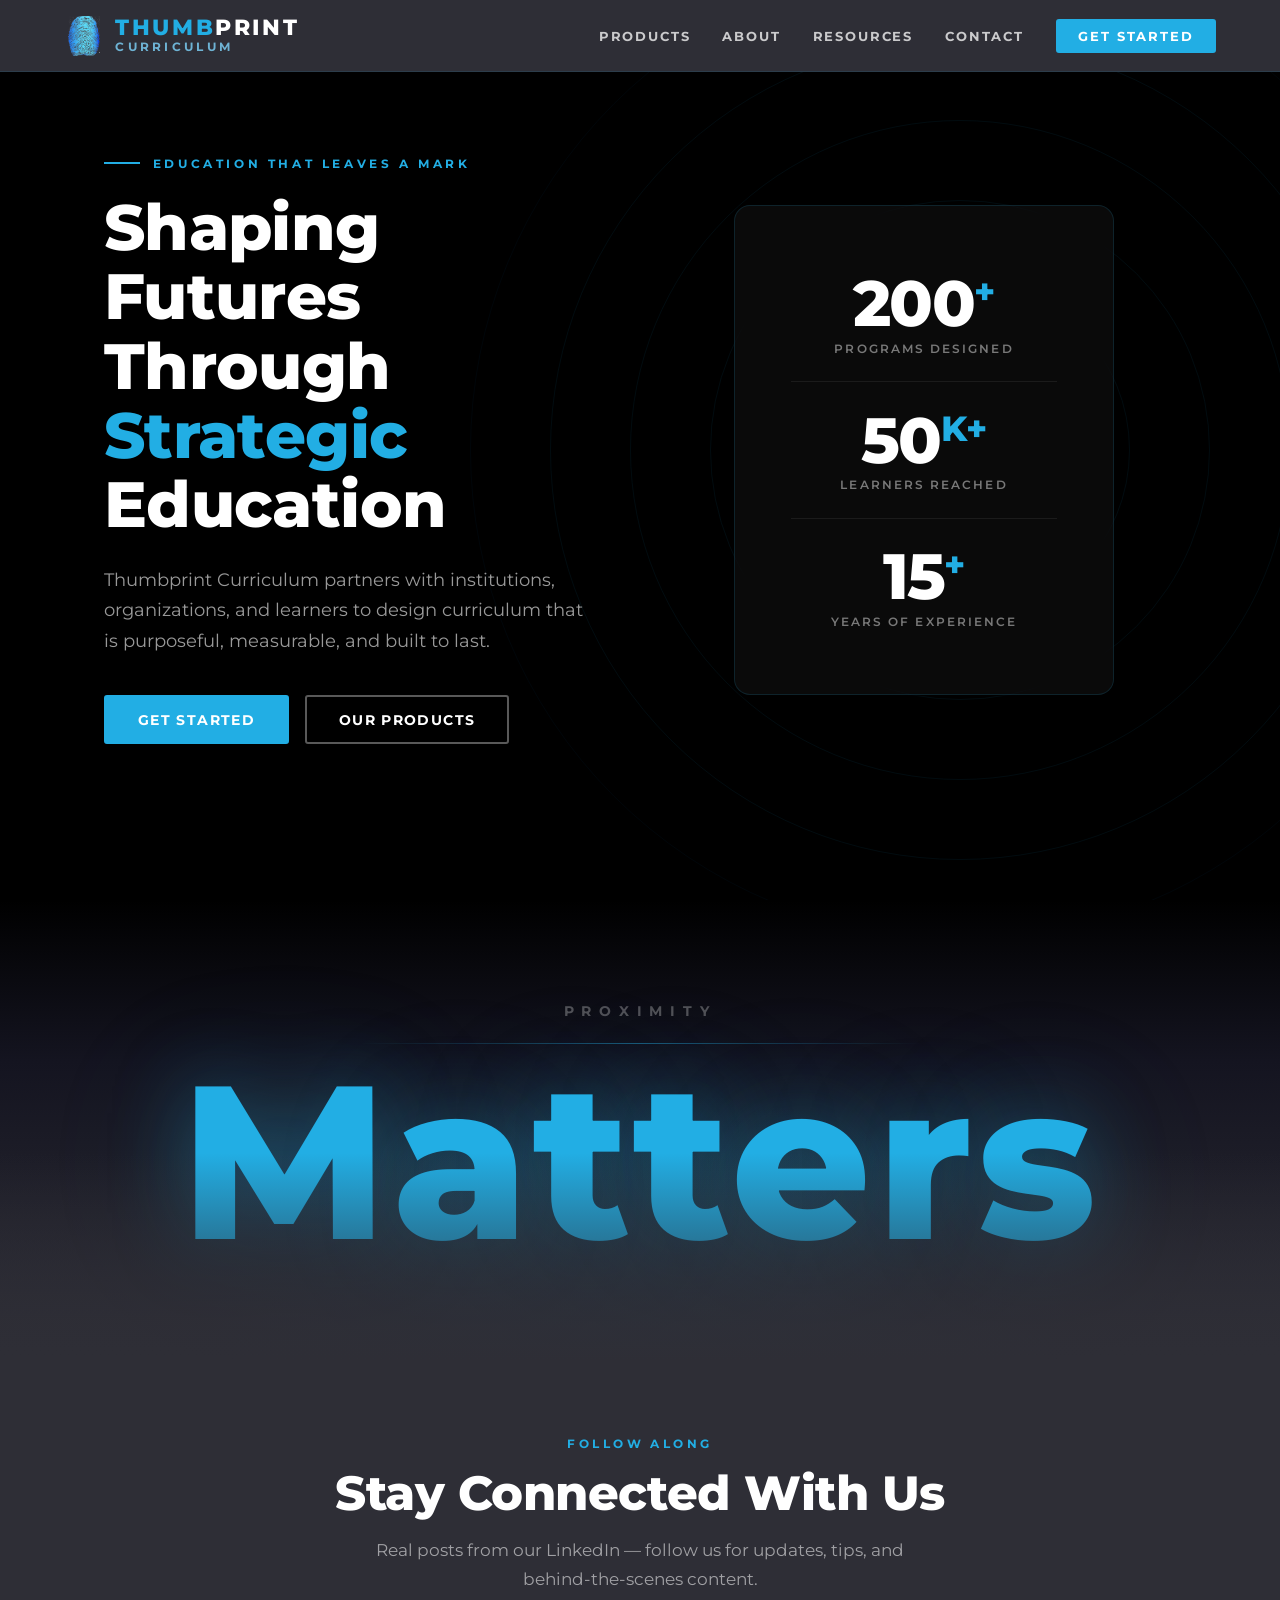
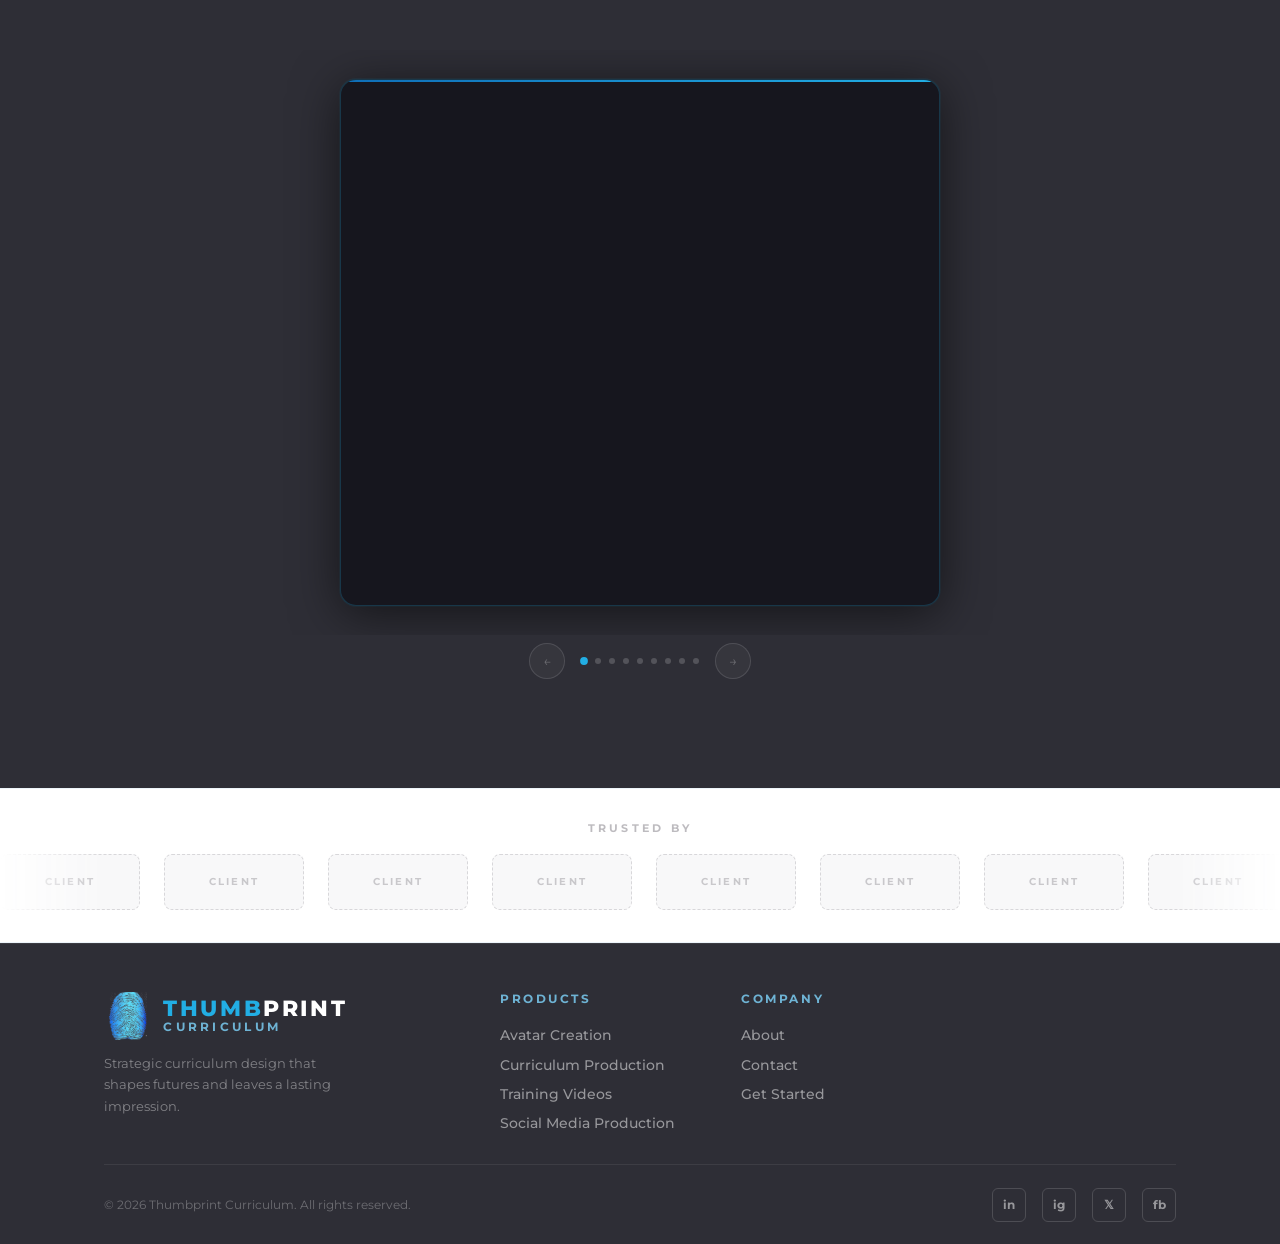
<file: index.html>
<!DOCTYPE html>
<html lang="en">
<head>
  <meta charset="UTF-8" />
  <meta name="viewport" content="width=device-width, initial-scale=1.0" />
  <title>Thumbprint Curriculum</title>
  <link rel="icon" type="image/png" href="Gemini_Generated_Image_bbju21bbju21bbju.png" />
  <link rel="stylesheet" href="style.css" />
  <style>
    /* ── LinkedIn native embed carousel ── */

    /* Outer clips the track; mask fades the peeking prev/next */
    .li-carousel-outer {
      overflow: hidden;
      position: relative;
      mask-image: linear-gradient(90deg, transparent 0%, black 7%, black 93%, transparent 100%);
      -webkit-mask-image: linear-gradient(90deg, transparent 0%, black 7%, black 93%, transparent 100%);
    }

    .li-carousel-track {
      display: flex;
      flex-direction: row;
      flex-wrap: nowrap;
      transition: transform .7s cubic-bezier(.4,0,.2,1);
      will-change: transform;
    }

    /* Each slide — width + peek set by JS */
    .li-slide {
      flex-shrink: 0;
      display: flex;
      align-items: flex-start;
      justify-content: center;
      padding: 1.8rem 0;
      box-sizing: border-box;
    }

    /* Branded frame around each iframe */
    .li-slide-card {
      border: 1px solid rgba(34,174,228,.22);
      border-radius: 16px;
      overflow: hidden;
      background: #16161e;
      box-shadow: 0 8px 48px rgba(0,0,0,.55), 0 0 0 1px rgba(34,174,228,.08);
      width: 100%;
      max-width: min(600px, 90vw);
      position: relative;
    }

    /* Thin brand accent across top of each card */
    .li-slide-card::before {
      content: '';
      position: absolute;
      top: 0; left: 0; right: 0;
      height: 2px;
      background: linear-gradient(90deg, var(--blue-dark), var(--blue-bright));
      z-index: 1;
    }

    .li-slide-card iframe {
      display: block;
      width: 100% !important;
      border: none !important;
    }

    /* Nav */
    .li-carousel-nav {
      display: flex;
      align-items: center;
      justify-content: center;
      gap: 1rem;
      padding: .5rem 0 2rem;
    }
    .li-nav-btn {
      width: 36px; height: 36px;
      border-radius: 50%;
      border: 1px solid rgba(255,255,255,.12);
      background: rgba(255,255,255,.04);
      color: rgba(255,255,255,.25);
      font-size: .9rem;
      cursor: pointer;
      display: flex; align-items: center; justify-content: center;
      transition: all .2s;
      font-family: var(--font);
    }
    .li-nav-btn:hover { border-color: rgba(255,255,255,.3); color: rgba(255,255,255,.6); }
    .li-dots { display: flex; gap: .5rem; }
    .li-dot {
      width: 6px; height: 6px; border-radius: 50%;
      background: rgba(255,255,255,.18); border: none;
      cursor: pointer; padding: 0;
      transition: background .25s, transform .25s;
    }
    .li-dot.active { background: var(--blue-bright); transform: scale(1.3); }
  </style>
</head>
<body>

<nav>
  <div class="nav-inner">
    <a href="index.html" class="nav-logo">
      <div class="nav-logo-img-crop" aria-hidden="true"><img src="Gemini_Generated_Image_bbju21bbju21bbju.png" alt="" /></div>
      <div class="nav-logo-wrap">
        <span><span class="thumb">THUMB</span><span class="print">PRINT</span></span>
        <span class="nav-sub">Curriculum</span>
      </div>
    </a>
    <ul class="nav-links">
      <li class="hide-sm"><a href="products.html">Products</a></li>
      <li class="hide-sm"><a href="about.html">About</a></li>
      <li class="hide-sm"><a href="resources.html">Resources</a></li>
      <li class="hide-sm"><a href="contact.html">Contact</a></li>
      <li><a href="get-started.html" class="nav-cta">Get Started</a></li>
    </ul>
  </div>
</nav>


<!-- HERO -->
<section class="hero">
  <div class="hero-rings">
    <span></span><span></span><span></span><span></span><span></span><span></span>
  </div>
  <div class="hero-content">
    <div class="hero-text">
      <p class="hero-eyebrow">Education That Leaves a Mark</p>
      <h1 class="hero-h1">Shaping Futures Through <em>Strategic</em> Education</h1>
      <p class="hero-sub">Thumbprint Curriculum partners with institutions, organizations, and learners to design curriculum that is purposeful, measurable, and built to last.</p>
      <div class="hero-actions">
        <a href="get-started.html" class="btn btn-primary">Get Started</a>
        <a href="products.html" class="btn btn-outline">Our Products</a>
      </div>
    </div>
    <div class="hero-visual">
      <div class="hero-bold-stats">
        <div class="hero-bold-stat">
          <span class="hero-bold-num">200<span class="hero-bold-sup">+</span></span>
          <span class="hero-bold-label">Programs Designed</span>
        </div>
        <div class="hero-bold-divider"></div>
        <div class="hero-bold-stat">
          <span class="hero-bold-num">50<span class="hero-bold-sup">K+</span></span>
          <span class="hero-bold-label">Learners Reached</span>
        </div>
        <div class="hero-bold-divider"></div>
        <div class="hero-bold-stat">
          <span class="hero-bold-num">15<span class="hero-bold-sup">+</span></span>
          <span class="hero-bold-label">Years of Experience</span>
        </div>
      </div>
    </div>
  </div>
</section>

<!-- QUOTE -->
<section class="proximity-quote">
  <div class="proximity-inner">
    <span class="proximity-top">Proximity</span>
    <div class="proximity-rule"></div>
    <span class="proximity-big">Matters</span>
  </div>
</section>

<!-- SOCIAL CAROUSEL — native LinkedIn embeds -->
<section class="social-section" id="social">
  <div class="container">
    <div class="center-header">
      <p class="section-label">Follow Along</p>
      <h2 class="section-h2">Stay Connected With Us</h2>
      <p class="section-sub">Real posts from our LinkedIn — follow us for updates, tips, and behind-the-scenes content.</p>
    </div>
  </div>

  <div class="li-carousel-outer" id="liOuter">
    <div class="li-carousel-track" id="liTrack">

      <!-- ── Post 1 ── -->
      <div class="li-slide">
        <div class="li-slide-card">
          <iframe src="https://www.linkedin.com/embed/feed/update/urn:li:ugcPost:7468336662109065219?collapsed=1" height="525" width="504" frameborder="0" allowfullscreen="" title="Embedded post"></iframe>
        </div>
      </div>

      <!-- ── Post 2 ── -->
      <div class="li-slide">
        <div class="li-slide-card">
          <iframe src="https://www.linkedin.com/embed/feed/update/urn:li:ugcPost:7467650946731319296?collapsed=1" height="525" width="504" frameborder="0" allowfullscreen="" title="Embedded post"></iframe>
        </div>
      </div>

      <!-- ── Post 3 ── -->
      <div class="li-slide">
        <div class="li-slide-card">
          <iframe src="https://www.linkedin.com/embed/feed/update/urn:li:ugcPost:7465783171855417345?collapsed=1" height="525" width="504" frameborder="0" allowfullscreen="" title="Embedded post"></iframe>
        </div>
      </div>

      <!-- ── Post 4 ── -->
      <div class="li-slide">
        <div class="li-slide-card">
          <iframe src="https://www.linkedin.com/embed/feed/update/urn:li:share:7462862985120829440?collapsed=1" height="523" width="504" frameborder="0" allowfullscreen="" title="Embedded post"></iframe>
        </div>
      </div>

      <!-- ── Post 5 ── -->
      <div class="li-slide">
        <div class="li-slide-card">
          <iframe src="https://www.linkedin.com/embed/feed/update/urn:li:share:7462523005370556416?collapsed=1" height="523" width="504" frameborder="0" allowfullscreen="" title="Embedded post"></iframe>
        </div>
      </div>

      <!-- ── Post 6 ── -->
      <div class="li-slide">
        <div class="li-slide-card">
          <iframe src="https://www.linkedin.com/embed/feed/update/urn:li:share:7457792617599352833?collapsed=1" height="523" width="504" frameborder="0" allowfullscreen="" title="Embedded post"></iframe>
        </div>
      </div>

      <!-- ── Post 7 ── -->
      <div class="li-slide">
        <div class="li-slide-card">
          <iframe src="https://www.linkedin.com/embed/feed/update/urn:li:share:7457463665924128768?collapsed=1" height="523" width="504" frameborder="0" allowfullscreen="" title="Embedded post"></iframe>
        </div>
      </div>

      <!-- ── Post 8 ── -->
      <div class="li-slide">
        <div class="li-slide-card">
          <iframe src="https://www.linkedin.com/embed/feed/update/urn:li:ugcPost:7463306265239220225?collapsed=1" height="500" width="504" frameborder="0" allowfullscreen="" title="Embedded post"></iframe>
        </div>
      </div>

      <!-- ── Post 9 ── -->
      <div class="li-slide">
        <div class="li-slide-card">
          <iframe src="https://www.linkedin.com/embed/feed/update/urn:li:ugcPost:7463669616393764864?collapsed=1" height="525" width="504" frameborder="0" allowfullscreen="" title="Embedded post"></iframe>
        </div>
      </div>

      <!-- ── Add more posts below as you get embed codes ── -->
      <!-- PASTE NEXT <div class="li-slide"><iframe ...></iframe></div> HERE -->

    </div>
  </div>

  <div class="li-carousel-nav" id="liNav">
    <button class="li-nav-btn" id="liPrev" aria-label="Previous">&#8592;</button>
    <div class="li-dots" id="liDots"></div>
    <button class="li-nav-btn" id="liNext" aria-label="Next">&#8594;</button>
  </div>
  <div style="display:none">
    <div class="carousel-track" id="carouselTrack">
      <div class="post-card">
        <div class="post-img ig"><div class="post-img-content"><div class="post-img-icon">🎬</div><div class="post-img-label">Instagram</div></div></div>
        <div class="post-body">
          <div class="post-platform"><div class="post-platform-dot dot-ig"></div><span class="post-platform-name">Instagram</span></div>
          <p class="post-text">Your story, your avatar. Green screen magic meets professional curriculum design. Book your session at our upcoming conference! 🌟</p>
          <div class="post-meta"><span class="post-stat">❤️ <span>248</span></span><span class="post-stat">💬 <span>31</span></span></div>
        </div>
      </div>
      <div class="post-card">
        <div class="post-img li"><div class="post-img-content"><div class="post-img-icon">📚</div><div class="post-img-label">LinkedIn</div></div></div>
        <div class="post-body">
          <div class="post-platform"><div class="post-platform-dot dot-li"></div><a href="https://www.linkedin.com/company/thumbprint-curriculum/" target="_blank" class="post-platform-name" style="color:inherit;text-decoration:none">LinkedIn</a></div>
          <p class="post-text">Excited to announce our Curriculum Production service — transforming expertise into world-class learning programs. Let's build something together.</p>
          <div class="post-meta"><span class="post-stat">👍 <span>512</span></span><span class="post-stat">💬 <span>64</span></span></div>
        </div>
      </div>
      <div class="post-card">
        <div class="post-img tw"><div class="post-img-content"><div class="post-img-icon">🤖</div><div class="post-img-label">X / Twitter</div></div></div>
        <div class="post-body">
          <div class="post-platform"><div class="post-platform-dot dot-tw"></div><span class="post-platform-name">X / Twitter</span></div>
          <p class="post-text">Virtual avatars aren't just cool — they're the future of branded education content. Who's ready to get their avatar made? 🙋‍♀️ #ThumbprintCurriculum</p>
          <div class="post-meta"><span class="post-stat">🔁 <span>87</span></span><span class="post-stat">❤️ <span>193</span></span></div>
        </div>
      </div>
      <div class="post-card">
        <div class="post-img ig" style="background:linear-gradient(135deg,#0F6EB7,#22AEE4)"><div class="post-img-content"><div class="post-img-icon">🎓</div><div class="post-img-label">Instagram</div></div></div>
        <div class="post-body">
          <div class="post-platform"><div class="post-platform-dot dot-ig"></div><span class="post-platform-name">Instagram</span></div>
          <p class="post-text">Training videos that actually engage learners. We don't just record — we design experiences that stick. Ask us how. 💡</p>
          <div class="post-meta"><span class="post-stat">❤️ <span>374</span></span><span class="post-stat">💬 <span>22</span></span></div>
        </div>
      </div>
      <div class="post-card">
        <div class="post-img fb"><div class="post-img-content"><div class="post-img-icon">📱</div><div class="post-img-label">Facebook</div></div></div>
        <div class="post-body">
          <div class="post-platform"><div class="post-platform-dot dot-fb"></div><span class="post-platform-name">Facebook</span></div>
          <p class="post-text">Social media content that teaches and inspires — now with YOUR custom avatar front and center. Thumbprint Curriculum is redefining digital learning.</p>
          <div class="post-meta"><span class="post-stat">👍 <span>289</span></span><span class="post-stat">↗️ <span>44</span></span></div>
        </div>
      </div>
      <div class="post-card">
        <div class="post-img li" style="background:linear-gradient(135deg,#2E2E36,#59565F)"><div class="post-img-content"><div class="post-img-icon">🏆</div><div class="post-img-label">LinkedIn</div></div></div>
        <div class="post-body">
          <div class="post-platform"><div class="post-platform-dot dot-li"></div><a href="https://www.linkedin.com/company/thumbprint-curriculum/" target="_blank" class="post-platform-name" style="color:inherit;text-decoration:none">LinkedIn</a></div>
          <p class="post-text">Proud to have supported 200+ programs across education, corporate, and nonprofit sectors. The work continues — and we're just getting started.</p>
          <div class="post-meta"><span class="post-stat">👍 <span>671</span></span><span class="post-stat">💬 <span>88</span></span></div>
        </div>
      </div>
      <div class="post-card">
        <div class="post-img ig" style="background:linear-gradient(135deg,#833ab4,#c13584)"><div class="post-img-content"><div class="post-img-icon">✨</div><div class="post-img-label">Instagram</div></div></div>
        <div class="post-body">
          <div class="post-platform"><div class="post-platform-dot dot-ig"></div><span class="post-platform-name">Instagram</span></div>
          <p class="post-text">Behind the scenes: our green screen studio is set and ready for conference week. June 10–11 — come get your avatar! 🎥</p>
          <div class="post-meta"><span class="post-stat">❤️ <span>501</span></span><span class="post-stat">💬 <span>57</span></span></div>
        </div>
      </div>
      <div class="post-card">
        <div class="post-img tw" style="background:linear-gradient(135deg,#22AEE4,#0F6EB7)"><div class="post-img-content"><div class="post-img-icon">🎯</div><div class="post-img-label">X / Twitter</div></div></div>
        <div class="post-body">
          <div class="post-platform"><div class="post-platform-dot dot-tw"></div><span class="post-platform-name">X / Twitter</span></div>
          <p class="post-text">Great curriculum = clear outcomes. We obsess over learning objectives so your learners don't have to guess what they're gaining. #CurriculumDesign</p>
          <div class="post-meta"><span class="post-stat">🔁 <span>122</span></span><span class="post-stat">❤️ <span>247</span></span></div>
        </div>
      </div>
    </div>
  </div>

  <div style="display:none" class="carousel-nav">
    <button class="carousel-arrow" id="carouselPrev" aria-label="Previous">&#8592;</button>
    <div class="carousel-dots" id="carouselDots"></div>
    <button class="carousel-arrow" id="carouselNext" aria-label="Next">&#8594;</button>
  </div>
</section>

<!-- CLIENT LOGO SCROLLER -->
<section class="client-scroller">
  <p class="client-scroller-label">Trusted By</p>
  <div class="client-track-wrap">
    <div class="client-track">
      <!-- Replace each .client-logo with an <img> when logos are ready -->
      <div class="client-logo"><span>Client</span></div>
      <div class="client-logo"><span>Client</span></div>
      <div class="client-logo"><span>Client</span></div>
      <div class="client-logo"><span>Client</span></div>
      <div class="client-logo"><span>Client</span></div>
      <div class="client-logo"><span>Client</span></div>
      <div class="client-logo"><span>Client</span></div>
      <div class="client-logo"><span>Client</span></div>
      <!-- Duplicate for seamless loop -->
      <div class="client-logo"><span>Client</span></div>
      <div class="client-logo"><span>Client</span></div>
      <div class="client-logo"><span>Client</span></div>
      <div class="client-logo"><span>Client</span></div>
      <div class="client-logo"><span>Client</span></div>
      <div class="client-logo"><span>Client</span></div>
      <div class="client-logo"><span>Client</span></div>
      <div class="client-logo"><span>Client</span></div>
    </div>
  </div>
</section>

<script>
(function() {
  const track    = document.getElementById('carouselTrack');
  const viewport = document.getElementById('carouselViewport');
  const dotsWrap = document.getElementById('carouselDots');
  const prevBtn  = document.getElementById('carouselPrev');
  const nextBtn  = document.getElementById('carouselNext');
  const cards    = Array.from(track.querySelectorAll('.post-card'));
  const GAP      = 20;    // must match CSS gap on .carousel-track
  const PAUSE_MS = 4500;
  let current    = 0;
  let autoTimer  = null;

  // Build dots
  cards.forEach((_, i) => {
    const dot = document.createElement('button');
    dot.className = 'carousel-dot' + (i === 0 ? ' active' : '');
    dot.setAttribute('aria-label', 'Slide ' + (i + 1));
    dot.addEventListener('click', () => goTo(i, true));
    dotsWrap.appendChild(dot);
  });

  function setup() {
    // Card width comes from CSS (min(820px, 82vw)) — read it directly
    const cw = cards[0].offsetWidth;
    const vw = viewport.offsetWidth;
    // Pad the track so card 0 sits centered when translateX is 0
    const pad = Math.max(0, (vw - cw) / 2);
    track.style.paddingLeft  = pad + 'px';
    track.style.paddingRight = pad + 'px';
    // Re-apply current position without animation flash
    apply(false);
  }

  function apply(animate) {
    const cw = cards[0].offsetWidth;
    track.style.transition = animate
      ? 'transform .6s cubic-bezier(.4,0,.2,1)'
      : 'none';
    track.style.transform = `translateX(${-(current * (cw + GAP))}px)`;
    cards.forEach((c, i) => c.classList.toggle('active', i === current));
    Array.from(dotsWrap.children).forEach((d, i) => d.classList.toggle('active', i === current));
  }

  function goTo(index, userInitiated) {
    if (userInitiated) resetAuto();
    current = (index + cards.length) % cards.length;
    apply(true);
  }

  function startAuto() { autoTimer = setInterval(() => goTo(current + 1, false), PAUSE_MS); }
  function resetAuto()  { clearInterval(autoTimer); startAuto(); }

  prevBtn.addEventListener('click', () => goTo(current - 1, true));
  nextBtn.addEventListener('click', () => goTo(current + 1, true));

  window.addEventListener('resize', setup);

  // Wait for fonts/layout to finish before measuring
  setTimeout(() => { setup(); startAuto(); }, 100);
})();
</script>

<!-- FOOTER -->
<footer>
  <div class="container">
    <div class="footer-inner">
      <div>
        <a href="index.html" class="nav-logo">
          <div class="nav-logo-img-crop footer-sz" aria-hidden="true"><img src="Gemini_Generated_Image_bbju21bbju21bbju.png" alt="" /></div>
          <div class="nav-logo-wrap">
            <span><span class="thumb">THUMB</span><span class="print">PRINT</span></span>
            <span class="nav-sub">Curriculum</span>
          </div>
        </a>
        <p class="footer-tagline">Strategic curriculum design that shapes futures and leaves a lasting impression.</p>
      </div>
      <div>
        <p class="footer-col-title">Products</p>
        <ul class="footer-links">
          <li><a href="products.html">Avatar Creation</a></li>
          <li><a href="products.html">Curriculum Production</a></li>
          <li><a href="products.html">Training Videos</a></li>
          <li><a href="products.html">Social Media Production</a></li>
        </ul>
      </div>
      <div>
        <p class="footer-col-title">Company</p>
        <ul class="footer-links">
          <li><a href="about.html">About</a></li>
          <li><a href="contact.html">Contact</a></li>
          <li><a href="get-started.html">Get Started</a></li>
        </ul>
      </div>
    </div>
    <div class="footer-bottom">
      <span class="footer-copy">© 2026 Thumbprint Curriculum. All rights reserved.</span>
      <div class="footer-socials">
        <a href="https://www.linkedin.com/company/thumbprint-curriculum/" target="_blank" title="LinkedIn">in</a>
        <a href="#" title="Instagram">ig</a>
        <a href="#" title="X">𝕏</a>
        <a href="#" title="Facebook">fb</a>
      </div>
    </div>
  </div>
</footer>

<script src="nav.js"></script>
<script>
/* ── LinkedIn carousel — infinite seamless loop via cloning ── */
(function () {
  var current   = 1;   // points to the real first slide (index 1 after prepended clone)
  var realCount = 0;   // number of actual slides
  var allSlides = [];  // all slides including clones
  var track, outer;
  var PEEK  = 55;
  var SPEED = 6500;
  var timer;
  var transitioning = false;

  function slideWidth() {
    return allSlides[0] ? allSlides[0].offsetWidth : (outer.offsetWidth - PEEK * 2);
  }

  function applyTransform(animate) {
    var sw     = outer.offsetWidth - PEEK * 2;
    var offset = PEEK - current * sw;
    track.style.transition = animate === false
      ? 'none'
      : 'transform .7s cubic-bezier(.4,0,.2,1)';
    track.style.transform = 'translateX(' + offset + 'px)';
  }

  function realIndex() {
    // current 1…realCount maps to real index 0…realCount-1
    return ((current - 1) % realCount + realCount) % realCount;
  }

  function updateDots(dotsEl) {
    var ri = realIndex();
    Array.from(dotsEl.children).forEach(function (d, i) {
      d.classList.toggle('active', i === ri);
    });
  }

  function goTo(i, animate, dotsEl) {
    if (transitioning) return;
    current = i;
    applyTransform(animate !== false);
    updateDots(dotsEl);

    if (animate !== false) {
      transitioning = true;
      setTimeout(function () {
        transitioning = false;
        // Snap from clone-of-first back to real first
        if (current >= realCount + 1) {
          current = 1;
          applyTransform(false);
          updateDots(dotsEl);
        }
        // Snap from clone-of-last back to real last
        if (current <= 0) {
          current = realCount;
          applyTransform(false);
          updateDots(dotsEl);
        }
      }, 720);
    }
  }

  function init() {
    track  = document.getElementById('liTrack');
    outer  = document.getElementById('liOuter');
    var dotsEl  = document.getElementById('liDots');
    var prevBtn = document.getElementById('liPrev');
    var nextBtn = document.getElementById('liNext');
    if (!track || !outer) return;

    var realSlides = Array.from(track.querySelectorAll('.li-slide'));
    realCount = realSlides.length;
    if (realCount < 1) return;

    /* Clone first + last for seamless wrap */
    var firstClone = realSlides[0].cloneNode(true);
    var lastClone  = realSlides[realCount - 1].cloneNode(true);
    track.insertBefore(lastClone, realSlides[0]); // prepend clone of last
    track.appendChild(firstClone);               // append clone of first

    allSlides = Array.from(track.querySelectorAll('.li-slide'));

    /* Size all slides */
    function setWidths() {
      var sw = outer.offsetWidth - PEEK * 2;
      allSlides.forEach(function (s) { s.style.width = sw + 'px'; });
      applyTransform(false);
    }
    setWidths();
    window.addEventListener('resize', setWidths);

    /* Build dots for real slides only */
    dotsEl.innerHTML = '';
    for (var i = 0; i < realCount; i++) {
      (function (idx) {
        var d = document.createElement('button');
        d.className = 'li-dot' + (idx === 0 ? ' active' : '');
        d.setAttribute('aria-label', 'Slide ' + (idx + 1));
        d.addEventListener('click', function () {
          goTo(idx + 1, true, dotsEl);
          resetTimer();
        });
        dotsEl.appendChild(d);
      })(i);
    }

    prevBtn.addEventListener('click', function () { goTo(current - 1, true, dotsEl); resetTimer(); });
    nextBtn.addEventListener('click', function () { goTo(current + 1, true, dotsEl); resetTimer(); });

    function resetTimer() {
      clearInterval(timer);
      timer = setInterval(function () { goTo(current + 1, true, dotsEl); }, SPEED);
    }

    if (realCount <= 1) {
      document.getElementById('liNav').style.display = 'none';
    }

    current = 1; // start at real first slide
    applyTransform(false);
    resetTimer();
  }

  if (document.readyState === 'loading') {
    document.addEventListener('DOMContentLoaded', init);
  } else {
    init();
  }
})();
</script>
</body>
</html>
</file>
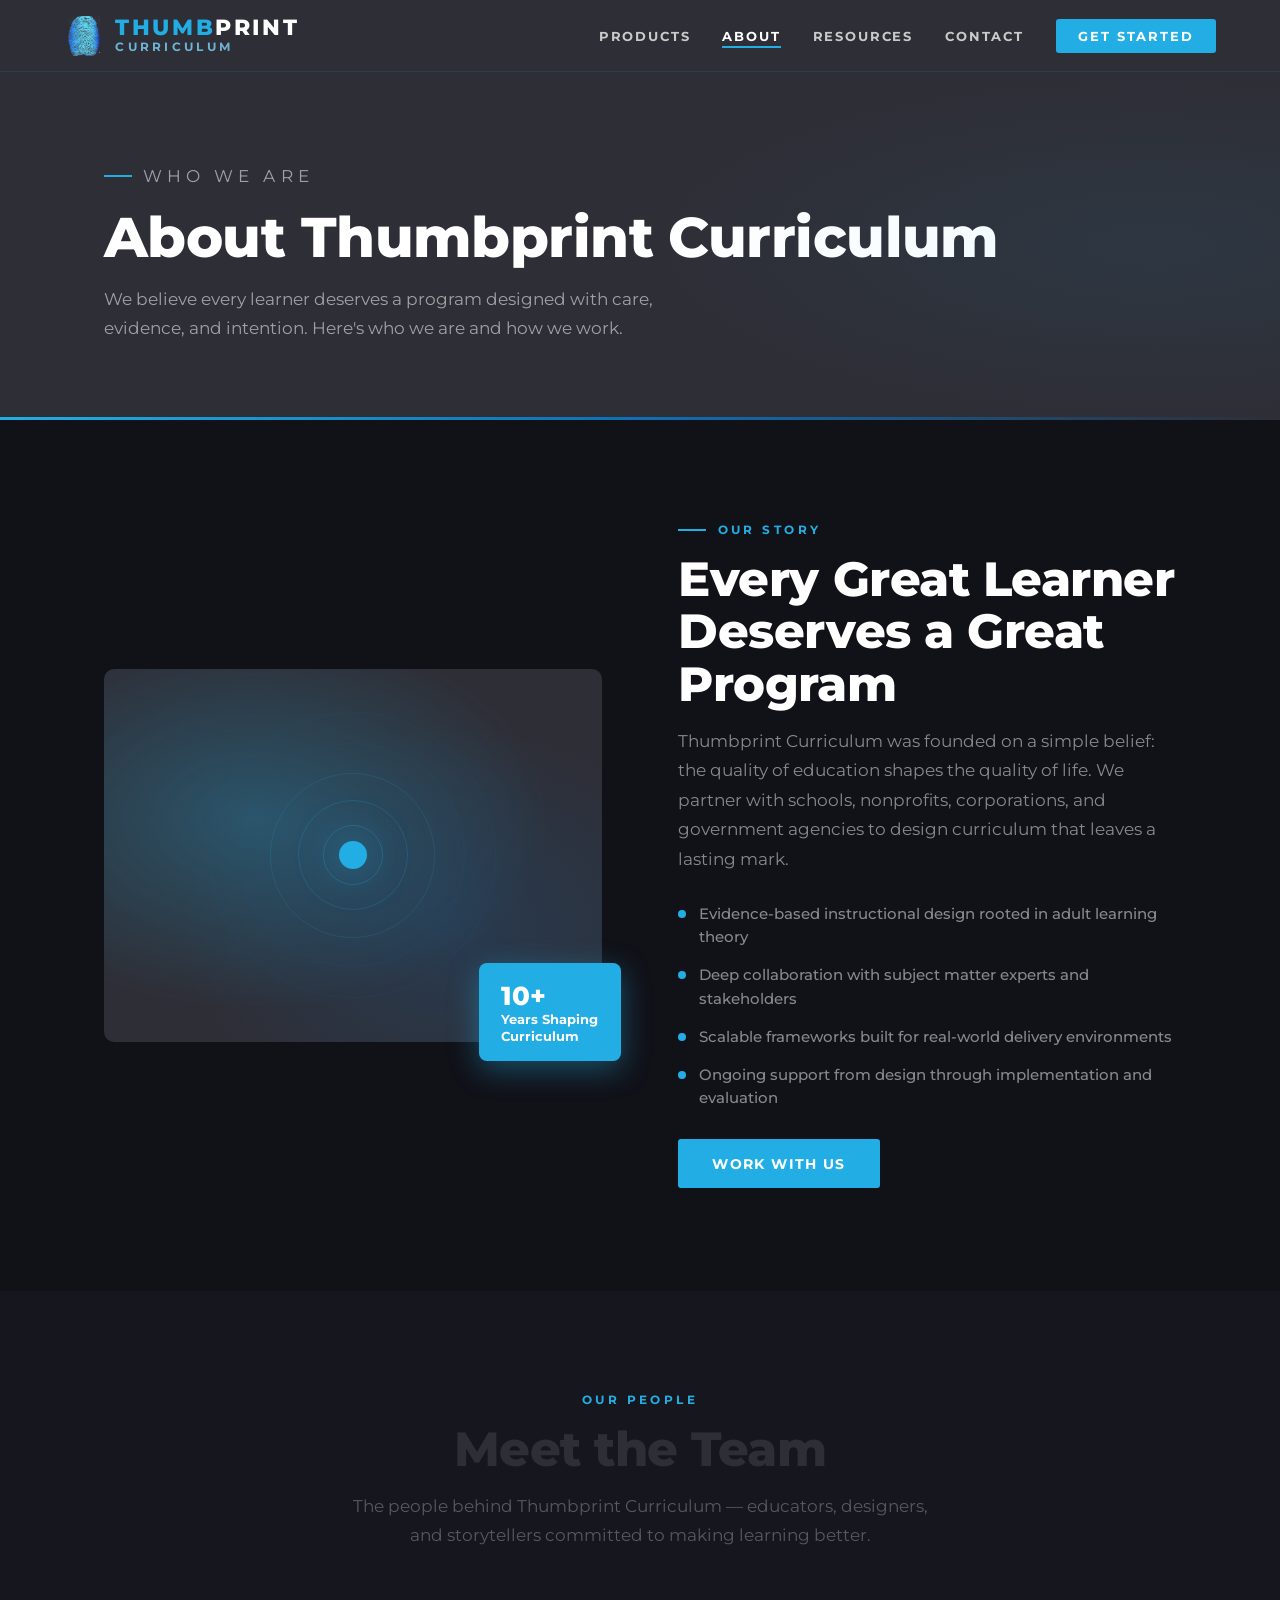
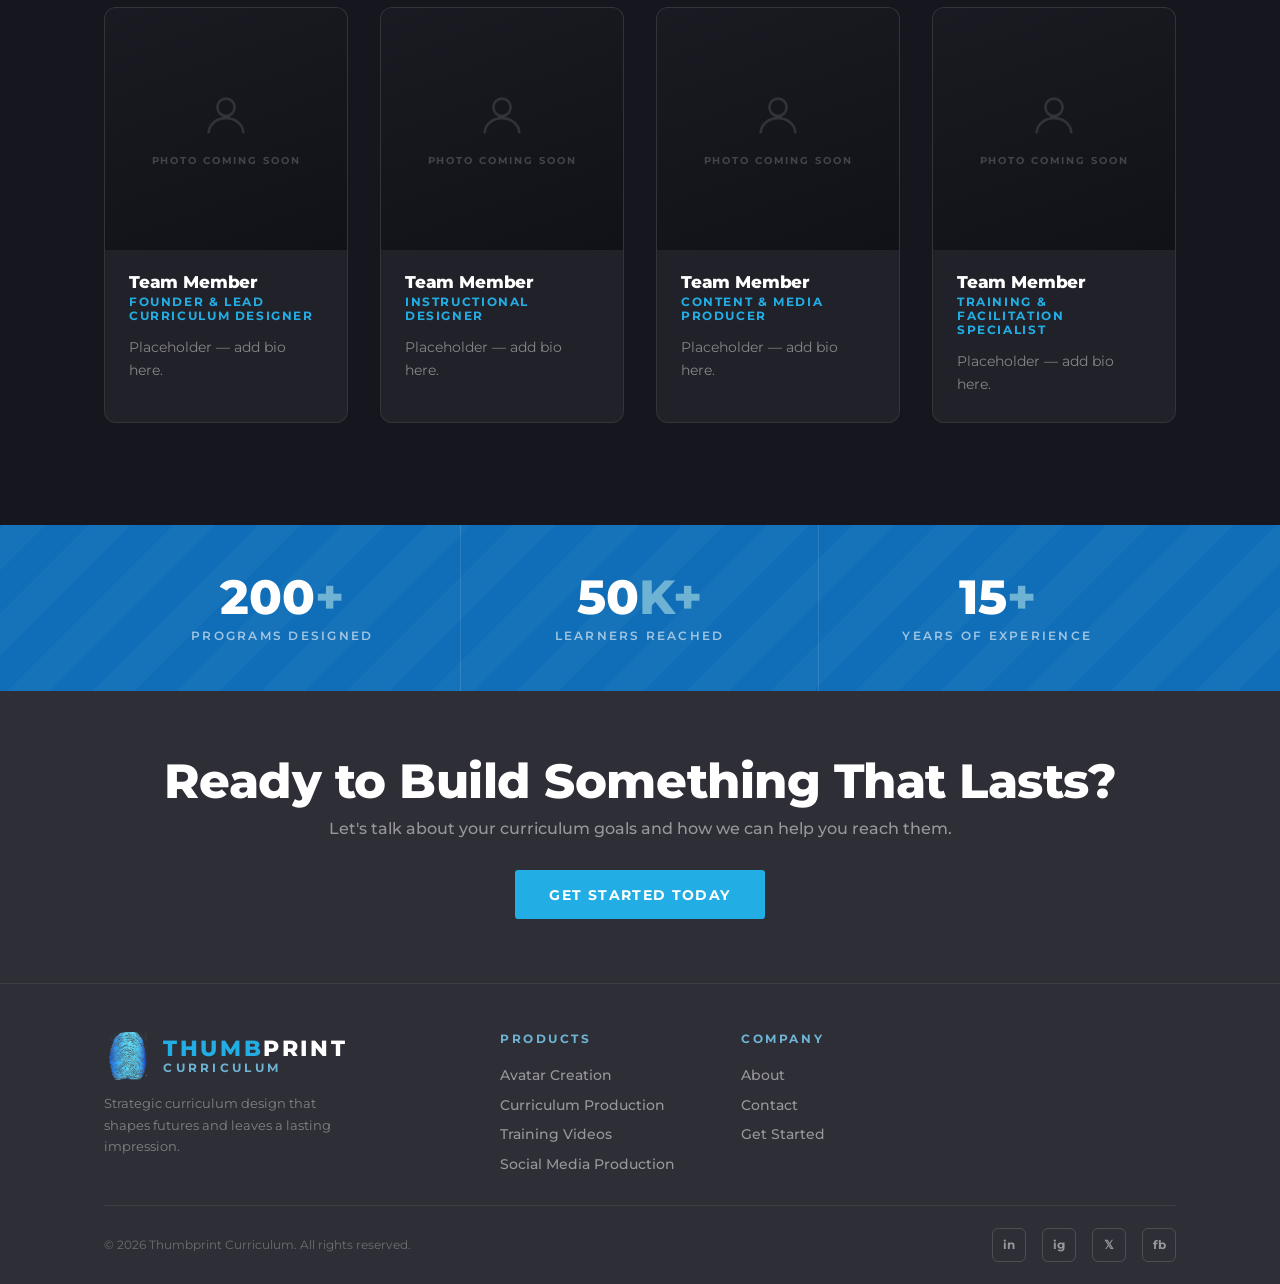
<file: about.html>
<!DOCTYPE html>
<html lang="en">
<head>
  <meta charset="UTF-8" />
  <meta name="viewport" content="width=device-width, initial-scale=1.0" />
  <title>About — Thumbprint Curriculum</title>
  <link rel="icon" type="image/png" href="Gemini_Generated_Image_bbju21bbju21bbju.png" />
  <link rel="stylesheet" href="style.css" />
  <style>
    /* ── Dark theme override ── */
    html, body { background: #111118; }

    /* Page hero already dark — fine */

    /* About section */
    .about-section { background: #111118 !important; }
    .about-text .section-h2 { color: var(--white) !important; }
    .about-text .section-sub { color: rgba(255,255,255,.5) !important; }
    .about-list li { color: rgba(255,255,255,.5) !important; }
    .about-list li::before { background: var(--blue-bright) !important; }
    .about-badge { background: var(--blue-bright) !important; }

    /* Team section */
    section[style*="off-white"] { background: #16161e !important; }
    .team-card { background: rgba(255,255,255,.05) !important; border-color: rgba(255,255,255,.08) !important; }
    .team-card:hover { box-shadow: 0 16px 40px rgba(0,0,0,.5) !important; }
    .team-name { color: var(--white) !important; }
    .team-role { color: var(--blue-bright) !important; }
    .team-bio { color: rgba(255,255,255,.45) !important; }
    .team-photo-placeholder { background: linear-gradient(160deg, #1a1a22 0%, #111118 100%) !important; }

    /* CTA strip */
    section[style*="var(--dark)"] h2 { color: var(--white) !important; }

    /* Section labels on dark */
    .section-label { color: var(--blue-bright) !important; }
    .section-label::before { background: var(--blue-bright) !important; }
  </style>
</head>
<body>

<nav>
  <div class="nav-inner">
    <a href="index.html" class="nav-logo">
      <div class="nav-logo-img-crop" aria-hidden="true"><img src="Gemini_Generated_Image_bbju21bbju21bbju.png" alt="" /></div>
      <div class="nav-logo-wrap">
        <span><span class="thumb">THUMB</span><span class="print">PRINT</span></span>
        <span class="nav-sub">Curriculum</span>
      </div>
    </a>
    <ul class="nav-links">
      <li class="hide-sm"><a href="products.html">Products</a></li>
      <li class="hide-sm"><a href="about.html" class="active">About</a></li>
      <li class="hide-sm"><a href="resources.html">Resources</a></li>
      <li class="hide-sm"><a href="contact.html">Contact</a></li>
      <li><a href="get-started.html" class="nav-cta">Get Started</a></li>
    </ul>
  </div>
</nav>

<div class="page-body">

  <!-- PAGE HERO -->
  <div class="page-hero">
    <div class="container">
      <p class="page-hero-eyebrow">Who We Are</p>
      <h1>About Thumbprint Curriculum</h1>
      <p>We believe every learner deserves a program designed with care, evidence, and intention. Here's who we are and how we work.</p>
    </div>
  </div>

  <!-- ABOUT -->
  <section class="about-section section-pad">
    <div class="container">
      <div class="about-grid">
        <div class="about-visual">
          <div class="about-img-box">
            <div class="about-fingerprint">
              <div class="fp-ring"></div><div class="fp-ring"></div><div class="fp-ring"></div>
              <div class="fp-ring"></div><div class="fp-ring"></div><div class="fp-center"></div>
            </div>
          </div>
          <div class="about-badge"><strong>10+</strong>Years Shaping<br>Curriculum</div>
        </div>
        <div class="about-text">
          <p class="section-label">Our Story</p>
          <h2 class="section-h2">Every Great Learner Deserves a Great Program</h2>
          <p class="section-sub">Thumbprint Curriculum was founded on a simple belief: the quality of education shapes the quality of life. We partner with schools, nonprofits, corporations, and government agencies to design curriculum that leaves a lasting mark.</p>
          <ul class="about-list">
            <li>Evidence-based instructional design rooted in adult learning theory</li>
            <li>Deep collaboration with subject matter experts and stakeholders</li>
            <li>Scalable frameworks built for real-world delivery environments</li>
            <li>Ongoing support from design through implementation and evaluation</li>
          </ul>
          <a href="get-started.html" class="btn btn-primary">Work With Us</a>
        </div>
      </div>
    </div>
  </section>

  <!-- MEET THE TEAM -->
  <section class="section-pad" style="background:var(--off-white)">
    <div class="container">
      <div class="center-header">
        <p class="section-label">Our People</p>
        <h2 class="section-h2">Meet the Team</h2>
        <p class="section-sub">The people behind Thumbprint Curriculum — educators, designers, and storytellers committed to making learning better.</p>
      </div>
      <div class="team-grid">

        <div class="team-card">
          <div class="team-photo">
            <div class="team-photo-placeholder">
              <svg viewBox="0 0 24 24" fill="none" stroke="rgba(255,255,255,.3)" stroke-width="1.2">
                <circle cx="12" cy="8" r="4"/><path d="M4 20c0-4 3.6-7 8-7s8 3 8 7"/>
              </svg>
              <span>Photo Coming Soon</span>
            </div>
          </div>
          <div class="team-info">
            <h3 class="team-name">Team Member</h3>
            <p class="team-role">Founder &amp; Lead Curriculum Designer</p>
            <p class="team-bio">Placeholder — add bio here.</p>
          </div>
        </div>

        <div class="team-card">
          <div class="team-photo">
            <div class="team-photo-placeholder">
              <svg viewBox="0 0 24 24" fill="none" stroke="rgba(255,255,255,.3)" stroke-width="1.2">
                <circle cx="12" cy="8" r="4"/><path d="M4 20c0-4 3.6-7 8-7s8 3 8 7"/>
              </svg>
              <span>Photo Coming Soon</span>
            </div>
          </div>
          <div class="team-info">
            <h3 class="team-name">Team Member</h3>
            <p class="team-role">Instructional Designer</p>
            <p class="team-bio">Placeholder — add bio here.</p>
          </div>
        </div>

        <div class="team-card">
          <div class="team-photo">
            <div class="team-photo-placeholder">
              <svg viewBox="0 0 24 24" fill="none" stroke="rgba(255,255,255,.3)" stroke-width="1.2">
                <circle cx="12" cy="8" r="4"/><path d="M4 20c0-4 3.6-7 8-7s8 3 8 7"/>
              </svg>
              <span>Photo Coming Soon</span>
            </div>
          </div>
          <div class="team-info">
            <h3 class="team-name">Team Member</h3>
            <p class="team-role">Content &amp; Media Producer</p>
            <p class="team-bio">Placeholder — add bio here.</p>
          </div>
        </div>

        <div class="team-card">
          <div class="team-photo">
            <div class="team-photo-placeholder">
              <svg viewBox="0 0 24 24" fill="none" stroke="rgba(255,255,255,.3)" stroke-width="1.2">
                <circle cx="12" cy="8" r="4"/><path d="M4 20c0-4 3.6-7 8-7s8 3 8 7"/>
              </svg>
              <span>Photo Coming Soon</span>
            </div>
          </div>
          <div class="team-info">
            <h3 class="team-name">Team Member</h3>
            <p class="team-role">Training &amp; Facilitation Specialist</p>
            <p class="team-bio">Placeholder — add bio here.</p>
          </div>
        </div>

      </div>
    </div>
  </section>

  <!-- STATS -->
  <section class="stats-bar">
    <div class="container">
      <div class="stats-grid" style="grid-template-columns:repeat(3,1fr)">
        <div class="stat-item"><div class="stat-num">200<span>+</span></div><div class="stat-label">Programs Designed</div></div>
        <div class="stat-item"><div class="stat-num">50<span>K+</span></div><div class="stat-label">Learners Reached</div></div>
        <div class="stat-item" style="border-right:none"><div class="stat-num">15<span>+</span></div><div class="stat-label">Years of Experience</div></div>
      </div>
    </div>
  </section>

  <!-- CTA STRIP -->
  <section style="background:var(--dark);padding:4rem 0;text-align:center">
    <div class="container">
      <h2 class="section-h2" style="color:var(--white);margin-bottom:.75rem">Ready to Build Something That Lasts?</h2>
      <p style="color:rgba(255,255,255,.5);font-size:1rem;margin-bottom:2rem">Let's talk about your curriculum goals and how we can help you reach them.</p>
      <a href="get-started.html" class="btn btn-primary">Get Started Today</a>
    </div>
  </section>

</div>

<!-- FOOTER -->
<footer>
  <div class="container">
    <div class="footer-inner">
      <div>
        <a href="index.html" class="nav-logo">
          <div class="nav-logo-img-crop footer-sz" aria-hidden="true"><img src="Gemini_Generated_Image_bbju21bbju21bbju.png" alt="" /></div>
          <div class="nav-logo-wrap">
            <span><span class="thumb">THUMB</span><span class="print">PRINT</span></span>
            <span class="nav-sub">Curriculum</span>
          </div>
        </a>
        <p class="footer-tagline">Strategic curriculum design that shapes futures and leaves a lasting impression.</p>
      </div>
      <div>
        <p class="footer-col-title">Products</p>
        <ul class="footer-links">
          <li><a href="products.html">Avatar Creation</a></li>
          <li><a href="products.html">Curriculum Production</a></li>
          <li><a href="products.html">Training Videos</a></li>
          <li><a href="products.html">Social Media Production</a></li>
        </ul>
      </div>
      <div>
        <p class="footer-col-title">Company</p>
        <ul class="footer-links">
          <li><a href="about.html">About</a></li>
          <li><a href="contact.html">Contact</a></li>
          <li><a href="get-started.html">Get Started</a></li>
        </ul>
      </div>
    </div>
    <div class="footer-bottom">
      <span class="footer-copy">© 2026 Thumbprint Curriculum. All rights reserved.</span>
      <div class="footer-socials">
        <a href="https://www.linkedin.com/company/thumbprint-curriculum/" target="_blank" title="LinkedIn">in</a>
        <a href="#" title="Instagram">ig</a>
        <a href="#" title="X">𝕏</a>
        <a href="#" title="Facebook">fb</a>
      </div>
    </div>
  </div>
</footer>

<script src="nav.js"></script>
</body>
</html>
</file>
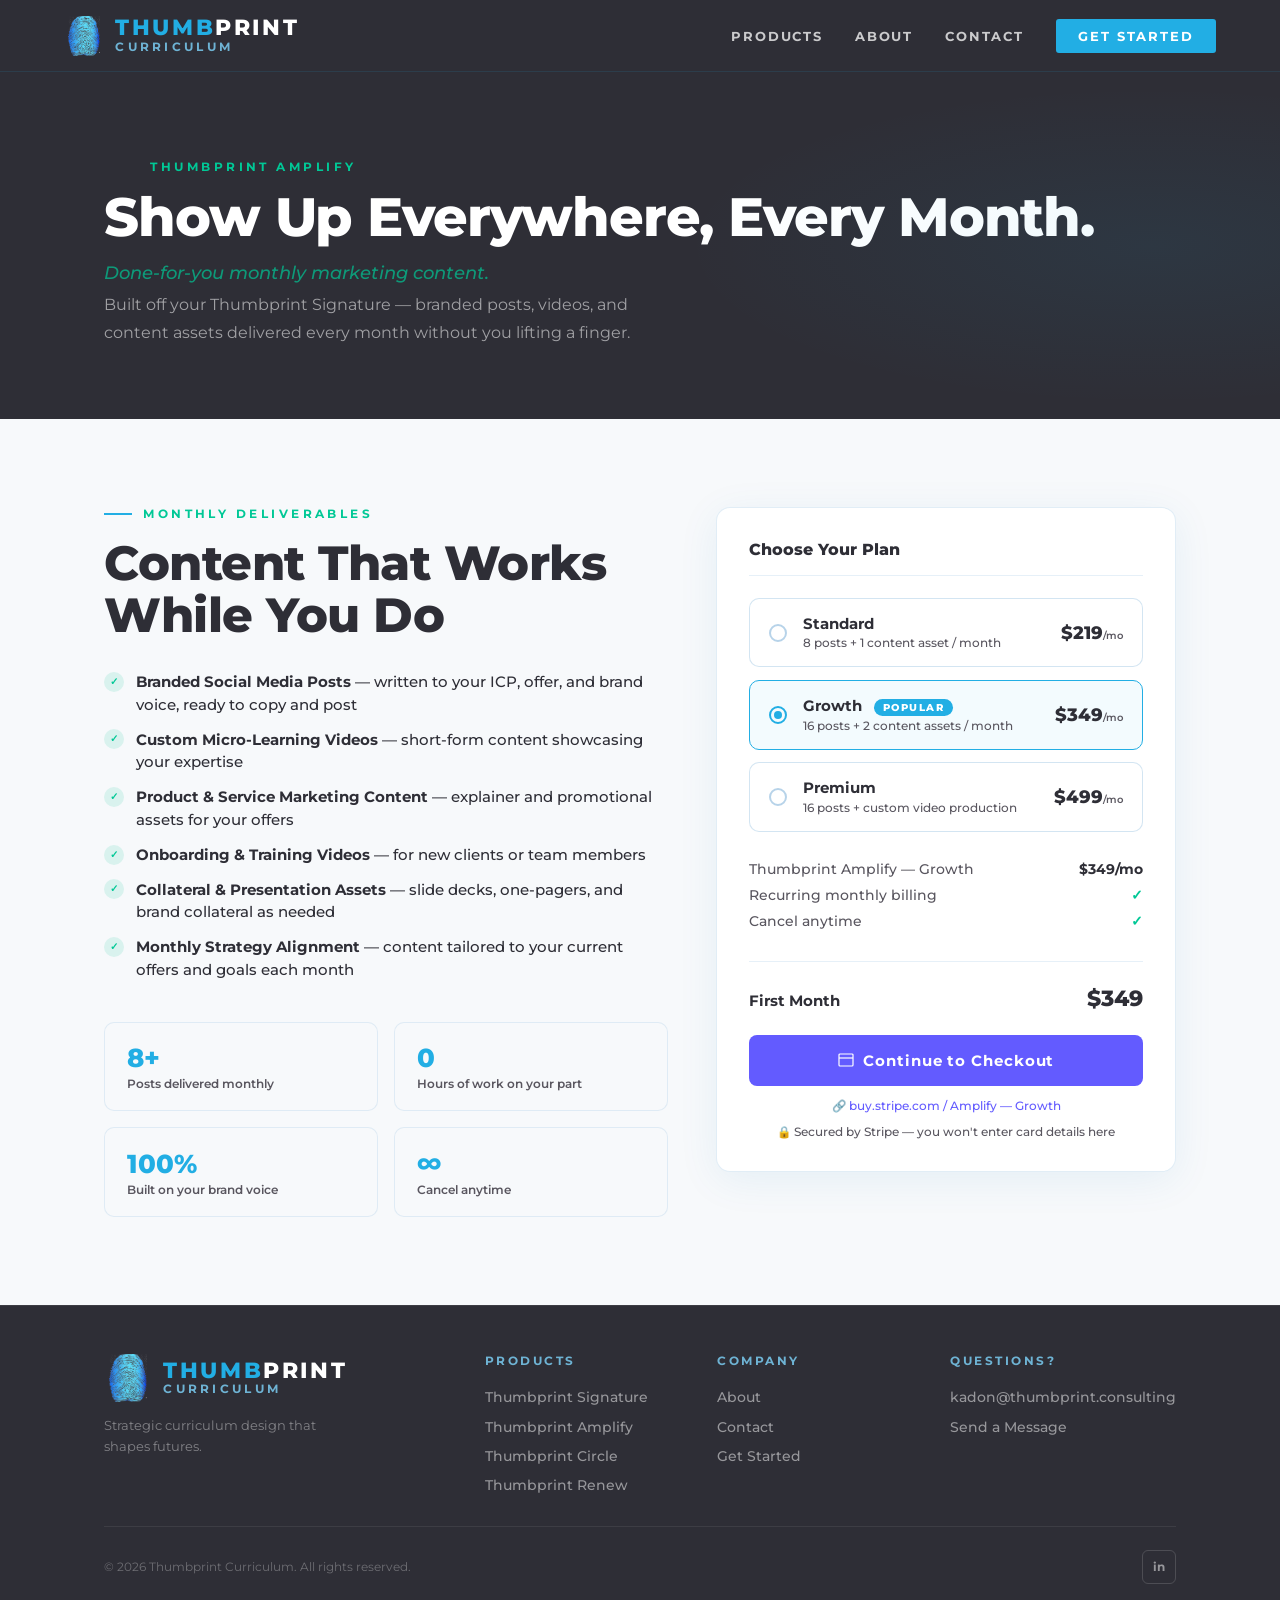
<file: amplify.html>
﻿<!DOCTYPE html>
<html lang="en">
<head>
  <meta charset="UTF-8" />
  <meta name="viewport" content="width=device-width, initial-scale=1.0" />
  <title>Thumbprint Amplify — Monthly Content Subscription</title>
  <link rel="icon" type="image/png" href="Gemini_Generated_Image_bbju21bbju21bbju.png" />
  <link rel="stylesheet" href="style.css" />
</head>
<body>

<nav>
  <div class="nav-inner">
    <a href="/" class="nav-logo">
      <div class="nav-logo-img-crop" aria-hidden="true"><img src="Gemini_Generated_Image_bbju21bbju21bbju.png" alt="" /></div>
      <div class="nav-logo-wrap">
        <span><span class="thumb">THUMB</span><span class="print">PRINT</span></span>
        <span class="nav-sub">Curriculum</span>
      </div>
    </a>
    <ul class="nav-links">
      <li class="hide-sm"><a href="products">Products</a></li>
      <li class="hide-sm"><a href="about">About</a></li>
      <li class="hide-sm"><a href="contact">Contact</a></li>
      <li><a href="get-started" class="nav-cta">Get Started</a></li>
    </ul>
  </div>
</nav>

<div class="page-body">

  <div class="product-hero">
    <div class="container">
      <p class="product-hero-eyebrow" style="color:var(--green)">
        <span style="background:var(--green)"></span>Thumbprint Amplify
      </p>
      <h1>Show Up Everywhere, Every Month.</h1>
      <p class="product-hero-tagline" style="color:rgba(0,200,150,.7)">Done-for-you monthly marketing content.</p>
      <p class="product-hero-sub">Built off your Thumbprint Signature — branded posts, videos, and content assets delivered every month without you lifting a finger.</p>
    </div>
  </div>

  <section class="checkout-section">
    <div class="container">
      <div class="checkout-layout">

        <div>
          <p class="section-label" style="color:var(--green)">Monthly Deliverables</p>
          <h2 class="section-h2" style="margin-bottom:1.8rem">Content That Works While You Do</h2>
          <ul class="includes-list">
            <li><span class="check" style="background:rgba(0,200,150,.12);color:var(--green)">✓</span><span><strong>Branded Social Media Posts</strong> — written to your ICP, offer, and brand voice, ready to copy and post</span></li>
            <li><span class="check" style="background:rgba(0,200,150,.12);color:var(--green)">✓</span><span><strong>Custom Micro-Learning Videos</strong> — short-form content showcasing your expertise</span></li>
            <li><span class="check" style="background:rgba(0,200,150,.12);color:var(--green)">✓</span><span><strong>Product &amp; Service Marketing Content</strong> — explainer and promotional assets for your offers</span></li>
            <li><span class="check" style="background:rgba(0,200,150,.12);color:var(--green)">✓</span><span><strong>Onboarding &amp; Training Videos</strong> — for new clients or team members</span></li>
            <li><span class="check" style="background:rgba(0,200,150,.12);color:var(--green)">✓</span><span><strong>Collateral &amp; Presentation Assets</strong> — slide decks, one-pagers, and brand collateral as needed</span></li>
            <li><span class="check" style="background:rgba(0,200,150,.12);color:var(--green)">✓</span><span><strong>Monthly Strategy Alignment</strong> — content tailored to your current offers and goals each month</span></li>
          </ul>

          <div style="margin-top:2.5rem;display:grid;grid-template-columns:1fr 1fr;gap:1rem">
            <div style="background:var(--off-white);border-radius:10px;padding:1.2rem 1.4rem;border:1px solid rgba(15,110,183,.1)">
              <p style="font-size:1.6rem;font-weight:800;color:var(--blue-bright);margin-bottom:.2rem">8+</p>
              <p style="font-size:.78rem;font-weight:600;color:var(--gray)">Posts delivered monthly</p>
            </div>
            <div style="background:var(--off-white);border-radius:10px;padding:1.2rem 1.4rem;border:1px solid rgba(15,110,183,.1)">
              <p style="font-size:1.6rem;font-weight:800;color:var(--blue-bright);margin-bottom:.2rem">0</p>
              <p style="font-size:.78rem;font-weight:600;color:var(--gray)">Hours of work on your part</p>
            </div>
            <div style="background:var(--off-white);border-radius:10px;padding:1.2rem 1.4rem;border:1px solid rgba(15,110,183,.1)">
              <p style="font-size:1.6rem;font-weight:800;color:var(--blue-bright);margin-bottom:.2rem">100%</p>
              <p style="font-size:.78rem;font-weight:600;color:var(--gray)">Built on your brand voice</p>
            </div>
            <div style="background:var(--off-white);border-radius:10px;padding:1.2rem 1.4rem;border:1px solid rgba(15,110,183,.1)">
              <p style="font-size:1.6rem;font-weight:800;color:var(--blue-bright);margin-bottom:.2rem">∞</p>
              <p style="font-size:.78rem;font-weight:600;color:var(--gray)">Cancel anytime</p>
            </div>
          </div>
        </div>

        <div>
          <div class="checkout-card">
            <div id="checkoutForm">
              <p class="checkout-card-title">Choose Your Plan</p>

              <div class="plan-selector">
                <div class="plan-option" onclick="selectPlan(this,'Standard','$219','month')">
                  <div class="plan-radio"></div>
                  <div class="plan-info">
                    <div class="plan-name">Standard</div>
                    <div class="plan-desc">8 posts + 1 content asset / month</div>
                  </div>
                  <div class="plan-price">$219<small>/mo</small></div>
                </div>
                <div class="plan-option selected" onclick="selectPlan(this,'Growth','$349','month')">
                  <div class="plan-radio"></div>
                  <div class="plan-info">
                    <div class="plan-name">Growth <span class="plan-badge">Popular</span></div>
                    <div class="plan-desc">16 posts + 2 content assets / month</div>
                  </div>
                  <div class="plan-price">$349<small>/mo</small></div>
                </div>
                <div class="plan-option" onclick="selectPlan(this,'Premium','$499','month')">
                  <div class="plan-radio"></div>
                  <div class="plan-info">
                    <div class="plan-name">Premium</div>
                    <div class="plan-desc">16 posts + custom video production</div>
                  </div>
                  <div class="plan-price">$499<small>/mo</small></div>
                </div>
              </div>

              <div class="order-summary">
                <div class="order-line">
                  <span class="order-line-label" id="orderLabel">Thumbprint Amplify — Growth</span>
                  <span class="order-line-val" id="orderAmt">$349/mo</span>
                </div>
                <div class="order-line">
                  <span class="order-line-label">Recurring monthly billing</span>
                  <span class="order-line-val" style="color:var(--green)">✓</span>
                </div>
                <div class="order-line">
                  <span class="order-line-label">Cancel anytime</span>
                  <span class="order-line-val" style="color:var(--green)">✓</span>
                </div>
              </div>
              <div class="order-total-line">
                <span class="order-total-label">First Month</span>
                <span class="order-total-val" id="orderTotal">$349</span>
              </div>

              <div class="stripe-cta visible" id="stripeCta">
                <a id="stripeBtn" href="#" target="_blank" class="stripe-cta-btn" style="background:#635bff">
                  <svg width="16" height="16" viewBox="0 0 16 16" fill="none"><path d="M14 2H2a1 1 0 00-1 1v10a1 1 0 001 1h12a1 1 0 001-1V3a1 1 0 00-1-1z" stroke="white" stroke-width="1.2"/><path d="M1 6h14" stroke="white" stroke-width="1.2"/></svg>
                  Continue to Checkout
                </a>
                <p class="stripe-cta-url">🔗 <a id="stripeUrlText" href="#" target="_blank">buy.stripe.com / Amplify — Growth</a></p>
                <p class="stripe-cta-note">🔒 Secured by Stripe — you won't enter card details here</p>
              </div>
            </div>
          </div>
        </div>

      </div>
    </div>
  </section>

</div>

<footer>
  <div class="container">
    <div class="footer-inner">
      <div>
        <a href="/" class="nav-logo">
          <div class="nav-logo-img-crop footer-sz" aria-hidden="true"><img src="Gemini_Generated_Image_bbju21bbju21bbju.png" alt="" /></div>
          <div class="nav-logo-wrap"><span><span class="thumb">THUMB</span><span class="print">PRINT</span></span><span class="nav-sub">Curriculum</span></div>
        </a>
        <p class="footer-tagline">Strategic curriculum design that shapes futures.</p>
      </div>
      <div><p class="footer-col-title">Products</p><ul class="footer-links"><li><a href="signature">Thumbprint Signature</a></li><li><a href="amplify">Thumbprint Amplify</a></li><li><a href="circle">Thumbprint Circle</a></li><li><a href="renew">Thumbprint Renew</a></li></ul></div>
      <div><p class="footer-col-title">Company</p><ul class="footer-links"><li><a href="about">About</a></li><li><a href="contact">Contact</a></li><li><a href="get-started">Get Started</a></li></ul></div>
      <div><p class="footer-col-title">Questions?</p><ul class="footer-links"><li><a href="mailto:kadon@thumbprint.consulting">kadon@thumbprint.consulting</a></li><li><a href="contact">Send a Message</a></li></ul></div>
    </div>
    <div class="footer-bottom">
      <span class="footer-copy">© 2026 Thumbprint Curriculum. All rights reserved.</span>
      <div class="footer-socials"><a href="https://www.linkedin.com/company/thumbprint-curriculum/" target="_blank">in</a></div>
    </div>
  </div>
</footer>

<script>
  // Replace these URLs with your actual Stripe Payment Links
  const STRIPE_LINKS = {
    Standard: 'https://buy.stripe.com/14A3cu8icbuJ6lGfClc7u03',
    Growth:   'https://buy.stripe.com/aFa3cu8icdCR4dy2Pzc7u04',
    Premium:  'https://buy.stripe.com/14AdR80PKdCR5hC3TDc7u05'
  };

  function selectPlan(el, name, price, period) {
    document.querySelectorAll('.plan-option').forEach(o => o.classList.remove('selected'));
    el.classList.add('selected');
    document.getElementById('orderLabel').textContent = 'Thumbprint Amplify — ' + name;
    document.getElementById('orderAmt').textContent = price + '/' + period;
    document.getElementById('orderTotal').textContent = price;

    const url = STRIPE_LINKS[name];
    document.getElementById('stripeBtn').href = url;
    document.getElementById('stripeUrlText').href = url;
    document.getElementById('stripeUrlText').textContent = url.replace('https://', '');
    document.getElementById('stripeCta').classList.add('visible');
  }
</script>
<script src="nav.js"></script>
</body>
</html>
</file>
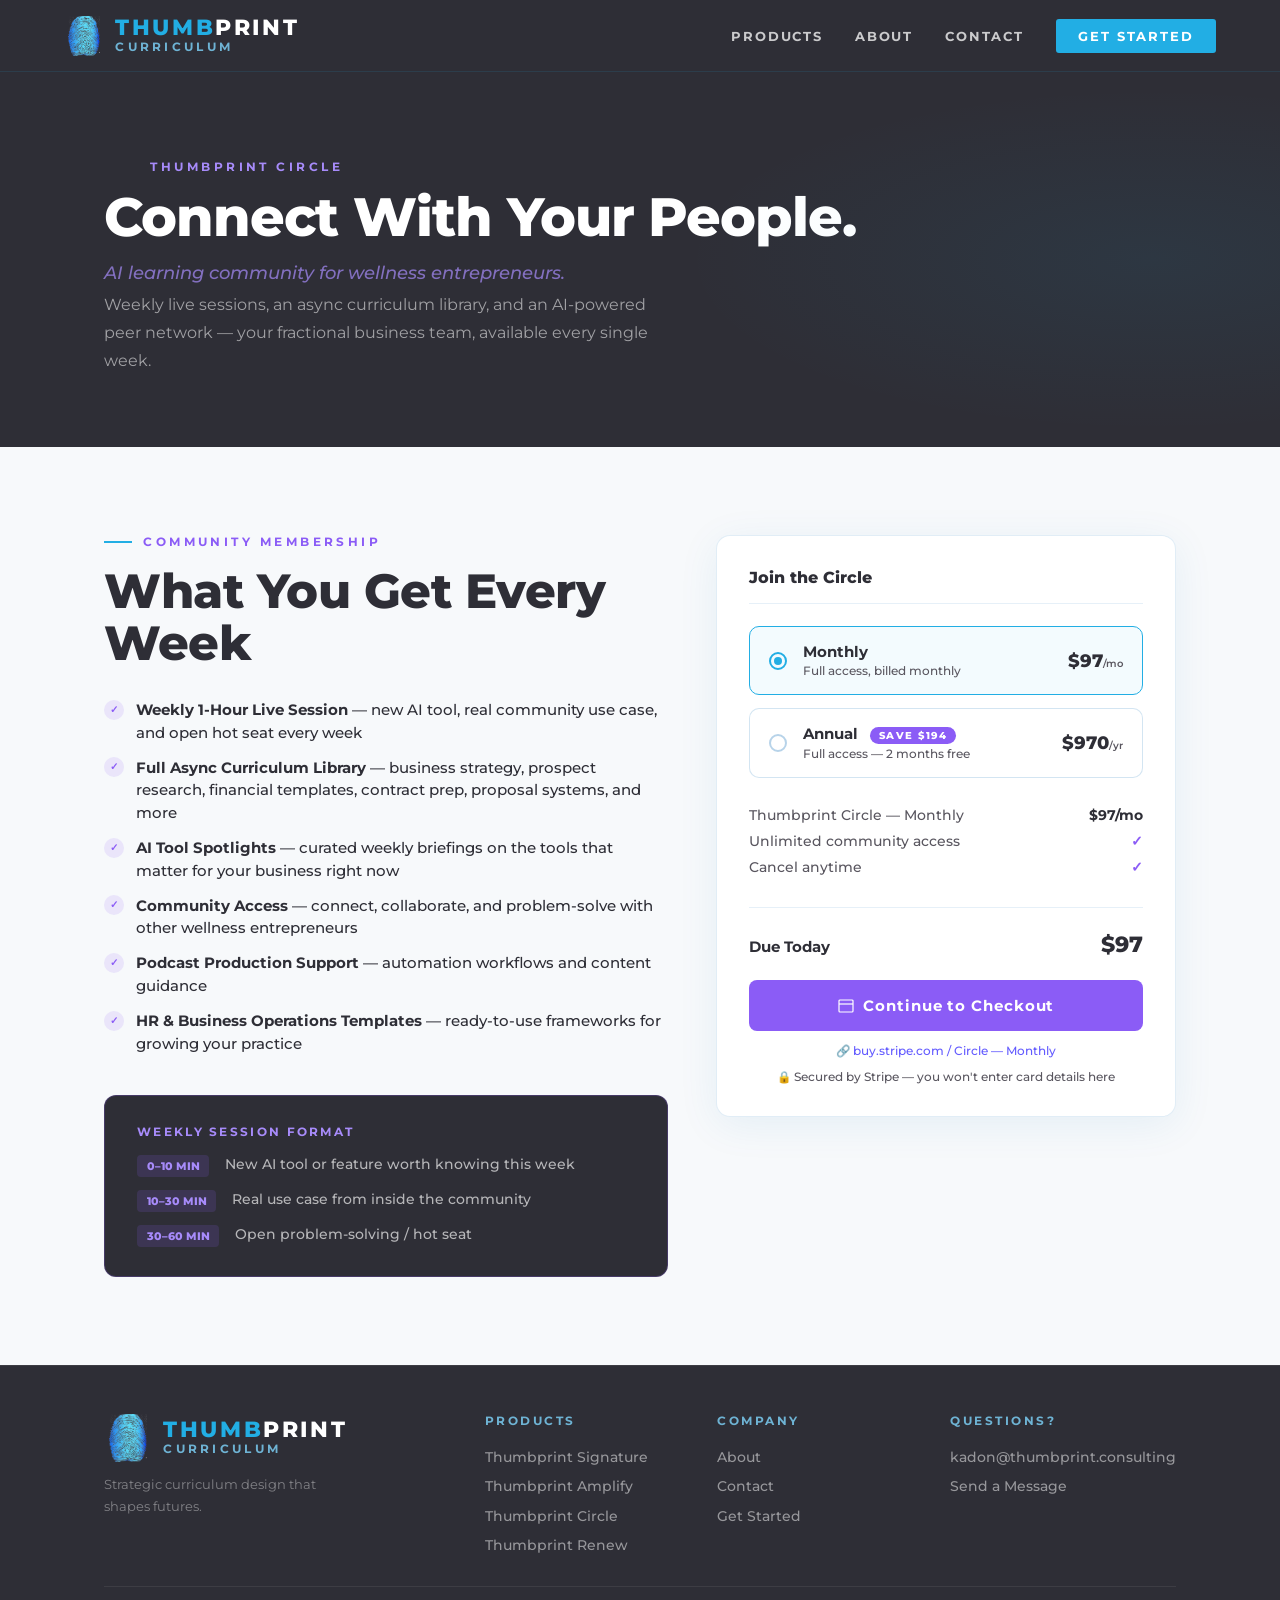
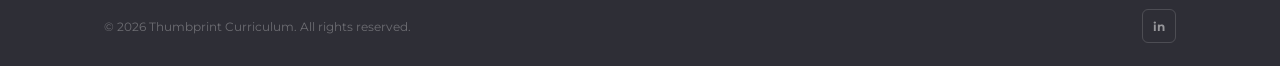
<file: circle.html>
﻿<!DOCTYPE html>
<html lang="en">
<head>
  <meta charset="UTF-8" />
  <meta name="viewport" content="width=device-width, initial-scale=1.0" />
  <title>Thumbprint Circle — AI Learning Community</title>
  <link rel="icon" type="image/png" href="Gemini_Generated_Image_bbju21bbju21bbju.png" />
  <link rel="stylesheet" href="style.css" />
</head>
<body>

<nav>
  <div class="nav-inner">
    <a href="/" class="nav-logo">
      <div class="nav-logo-img-crop" aria-hidden="true"><img src="Gemini_Generated_Image_bbju21bbju21bbju.png" alt="" /></div>
      <div class="nav-logo-wrap">
        <span><span class="thumb">THUMB</span><span class="print">PRINT</span></span>
        <span class="nav-sub">Curriculum</span>
      </div>
    </a>
    <ul class="nav-links">
      <li class="hide-sm"><a href="products">Products</a></li>
      <li class="hide-sm"><a href="about">About</a></li>
      <li class="hide-sm"><a href="contact">Contact</a></li>
      <li><a href="get-started" class="nav-cta">Get Started</a></li>
    </ul>
  </div>
</nav>

<div class="page-body">

  <div class="product-hero">
    <div class="container">
      <p class="product-hero-eyebrow" style="color:#a78bfa">
        <span style="background:#a78bfa"></span>Thumbprint Circle
      </p>
      <h1>Connect With Your People.</h1>
      <p class="product-hero-tagline" style="color:rgba(167,139,250,.7)">AI learning community for wellness entrepreneurs.</p>
      <p class="product-hero-sub">Weekly live sessions, an async curriculum library, and an AI-powered peer network — your fractional business team, available every single week.</p>
    </div>
  </div>

  <section class="checkout-section">
    <div class="container">
      <div class="checkout-layout">

        <div>
          <p class="section-label" style="color:#8b5cf6">Community Membership</p>
          <h2 class="section-h2" style="margin-bottom:1.8rem">What You Get Every Week</h2>
          <ul class="includes-list">
            <li><span class="check" style="background:rgba(139,92,246,.12);color:#8b5cf6">✓</span><span><strong>Weekly 1-Hour Live Session</strong> — new AI tool, real community use case, and open hot seat every week</span></li>
            <li><span class="check" style="background:rgba(139,92,246,.12);color:#8b5cf6">✓</span><span><strong>Full Async Curriculum Library</strong> — business strategy, prospect research, financial templates, contract prep, proposal systems, and more</span></li>
            <li><span class="check" style="background:rgba(139,92,246,.12);color:#8b5cf6">✓</span><span><strong>AI Tool Spotlights</strong> — curated weekly briefings on the tools that matter for your business right now</span></li>
            <li><span class="check" style="background:rgba(139,92,246,.12);color:#8b5cf6">✓</span><span><strong>Community Access</strong> — connect, collaborate, and problem-solve with other wellness entrepreneurs</span></li>
            <li><span class="check" style="background:rgba(139,92,246,.12);color:#8b5cf6">✓</span><span><strong>Podcast Production Support</strong> — automation workflows and content guidance</span></li>
            <li><span class="check" style="background:rgba(139,92,246,.12);color:#8b5cf6">✓</span><span><strong>HR &amp; Business Operations Templates</strong> — ready-to-use frameworks for growing your practice</span></li>
          </ul>

          <div style="margin-top:2.5rem;background:var(--dark);border-radius:12px;padding:1.8rem 2rem;border:1px solid rgba(139,92,246,.25)">
            <p style="font-size:.72rem;font-weight:700;letter-spacing:.2em;text-transform:uppercase;color:#a78bfa;margin-bottom:1rem">Weekly Session Format</p>
            <div style="display:flex;flex-direction:column;gap:.8rem">
              <div style="display:flex;gap:1rem;align-items:flex-start">
                <span style="font-size:.7rem;font-weight:800;color:#a78bfa;background:rgba(139,92,246,.15);padding:.25rem .6rem;border-radius:4px;white-space:nowrap;flex-shrink:0">0–10 MIN</span>
                <span style="font-size:.88rem;color:rgba(255,255,255,.65)">New AI tool or feature worth knowing this week</span>
              </div>
              <div style="display:flex;gap:1rem;align-items:flex-start">
                <span style="font-size:.7rem;font-weight:800;color:#a78bfa;background:rgba(139,92,246,.15);padding:.25rem .6rem;border-radius:4px;white-space:nowrap;flex-shrink:0">10–30 MIN</span>
                <span style="font-size:.88rem;color:rgba(255,255,255,.65)">Real use case from inside the community</span>
              </div>
              <div style="display:flex;gap:1rem;align-items:flex-start">
                <span style="font-size:.7rem;font-weight:800;color:#a78bfa;background:rgba(139,92,246,.15);padding:.25rem .6rem;border-radius:4px;white-space:nowrap;flex-shrink:0">30–60 MIN</span>
                <span style="font-size:.88rem;color:rgba(255,255,255,.65)">Open problem-solving / hot seat</span>
              </div>
            </div>
          </div>
        </div>

        <div>
          <div class="checkout-card">
            <div id="checkoutForm">
              <p class="checkout-card-title">Join the Circle</p>

              <div class="plan-selector">
                <div class="plan-option selected" onclick="selectPlan(this,'Monthly','$97','97')">
                  <div class="plan-radio"></div>
                  <div class="plan-info">
                    <div class="plan-name">Monthly</div>
                    <div class="plan-desc">Full access, billed monthly</div>
                  </div>
                  <div class="plan-price">$97<small>/mo</small></div>
                </div>
                <div class="plan-option" onclick="selectPlan(this,'Annual','$970','970')">
                  <div class="plan-radio"></div>
                  <div class="plan-info">
                    <div class="plan-name">Annual <span class="plan-badge" style="background:#8b5cf6">Save $194</span></div>
                    <div class="plan-desc">Full access — 2 months free</div>
                  </div>
                  <div class="plan-price">$970<small>/yr</small></div>
                </div>
              </div>

              <div class="order-summary">
                <div class="order-line">
                  <span class="order-line-label" id="orderLabel">Thumbprint Circle — Monthly</span>
                  <span class="order-line-val" id="orderAmt">$97/mo</span>
                </div>
                <div class="order-line">
                  <span class="order-line-label">Unlimited community access</span>
                  <span class="order-line-val" style="color:#8b5cf6">✓</span>
                </div>
                <div class="order-line">
                  <span class="order-line-label">Cancel anytime</span>
                  <span class="order-line-val" style="color:#8b5cf6">✓</span>
                </div>
              </div>
              <div class="order-total-line">
                <span class="order-total-label">Due Today</span>
                <span class="order-total-val" id="orderTotal">$97</span>
              </div>

              <div class="stripe-cta visible" id="stripeCta">
                <a id="stripeBtn" href="#" target="_blank" class="stripe-cta-btn" style="background:#8b5cf6">
                  <svg width="16" height="16" viewBox="0 0 16 16" fill="none"><path d="M14 2H2a1 1 0 00-1 1v10a1 1 0 001 1h12a1 1 0 001-1V3a1 1 0 00-1-1z" stroke="white" stroke-width="1.2"/><path d="M1 6h14" stroke="white" stroke-width="1.2"/></svg>
                  Continue to Checkout
                </a>
                <p class="stripe-cta-url">🔗 <a id="stripeUrlText" href="#" target="_blank">buy.stripe.com / Circle — Monthly</a></p>
                <p class="stripe-cta-note">🔒 Secured by Stripe — you won't enter card details here</p>
              </div>
            </div>
          </div>
        </div>

      </div>
    </div>
  </section>

</div>

<footer>
  <div class="container">
    <div class="footer-inner">
      <div>
        <a href="/" class="nav-logo">
          <div class="nav-logo-img-crop footer-sz" aria-hidden="true"><img src="Gemini_Generated_Image_bbju21bbju21bbju.png" alt="" /></div>
          <div class="nav-logo-wrap"><span><span class="thumb">THUMB</span><span class="print">PRINT</span></span><span class="nav-sub">Curriculum</span></div>
        </a>
        <p class="footer-tagline">Strategic curriculum design that shapes futures.</p>
      </div>
      <div><p class="footer-col-title">Products</p><ul class="footer-links"><li><a href="signature">Thumbprint Signature</a></li><li><a href="amplify">Thumbprint Amplify</a></li><li><a href="circle">Thumbprint Circle</a></li><li><a href="renew">Thumbprint Renew</a></li></ul></div>
      <div><p class="footer-col-title">Company</p><ul class="footer-links"><li><a href="about">About</a></li><li><a href="contact">Contact</a></li><li><a href="get-started">Get Started</a></li></ul></div>
      <div><p class="footer-col-title">Questions?</p><ul class="footer-links"><li><a href="mailto:kadon@thumbprint.consulting">kadon@thumbprint.consulting</a></li><li><a href="contact">Send a Message</a></li></ul></div>
    </div>
    <div class="footer-bottom">
      <span class="footer-copy">© 2026 Thumbprint Curriculum. All rights reserved.</span>
      <div class="footer-socials"><a href="https://www.linkedin.com/company/thumbprint-curriculum/" target="_blank">in</a></div>
    </div>
  </div>
</footer>

<script>
  // Replace these URLs with your actual Stripe Payment Links
  const STRIPE_LINKS = {
    Monthly: 'https://buy.stripe.com/6oU14m41WdCRh0k1Lvc7u06',
    Annual:  'https://buy.stripe.com/4gMdR8gOIcyN11mgGpc7u07'
  };

  function selectPlan(el, name, display, amount) {
    document.querySelectorAll('.plan-option').forEach(o => o.classList.remove('selected'));
    el.classList.add('selected');
    const suffix = name === 'Annual' ? '/yr' : '/mo';
    document.getElementById('orderLabel').textContent = 'Thumbprint Circle — ' + name;
    document.getElementById('orderAmt').textContent = display + suffix;
    document.getElementById('orderTotal').textContent = display;

    const url = STRIPE_LINKS[name];
    document.getElementById('stripeBtn').href = url;
    document.getElementById('stripeUrlText').href = url;
    document.getElementById('stripeUrlText').textContent = url.replace('https://', '');
    document.getElementById('stripeCta').classList.add('visible');
  }
</script>
<script src="nav.js"></script>
</body>
</html>
</file>
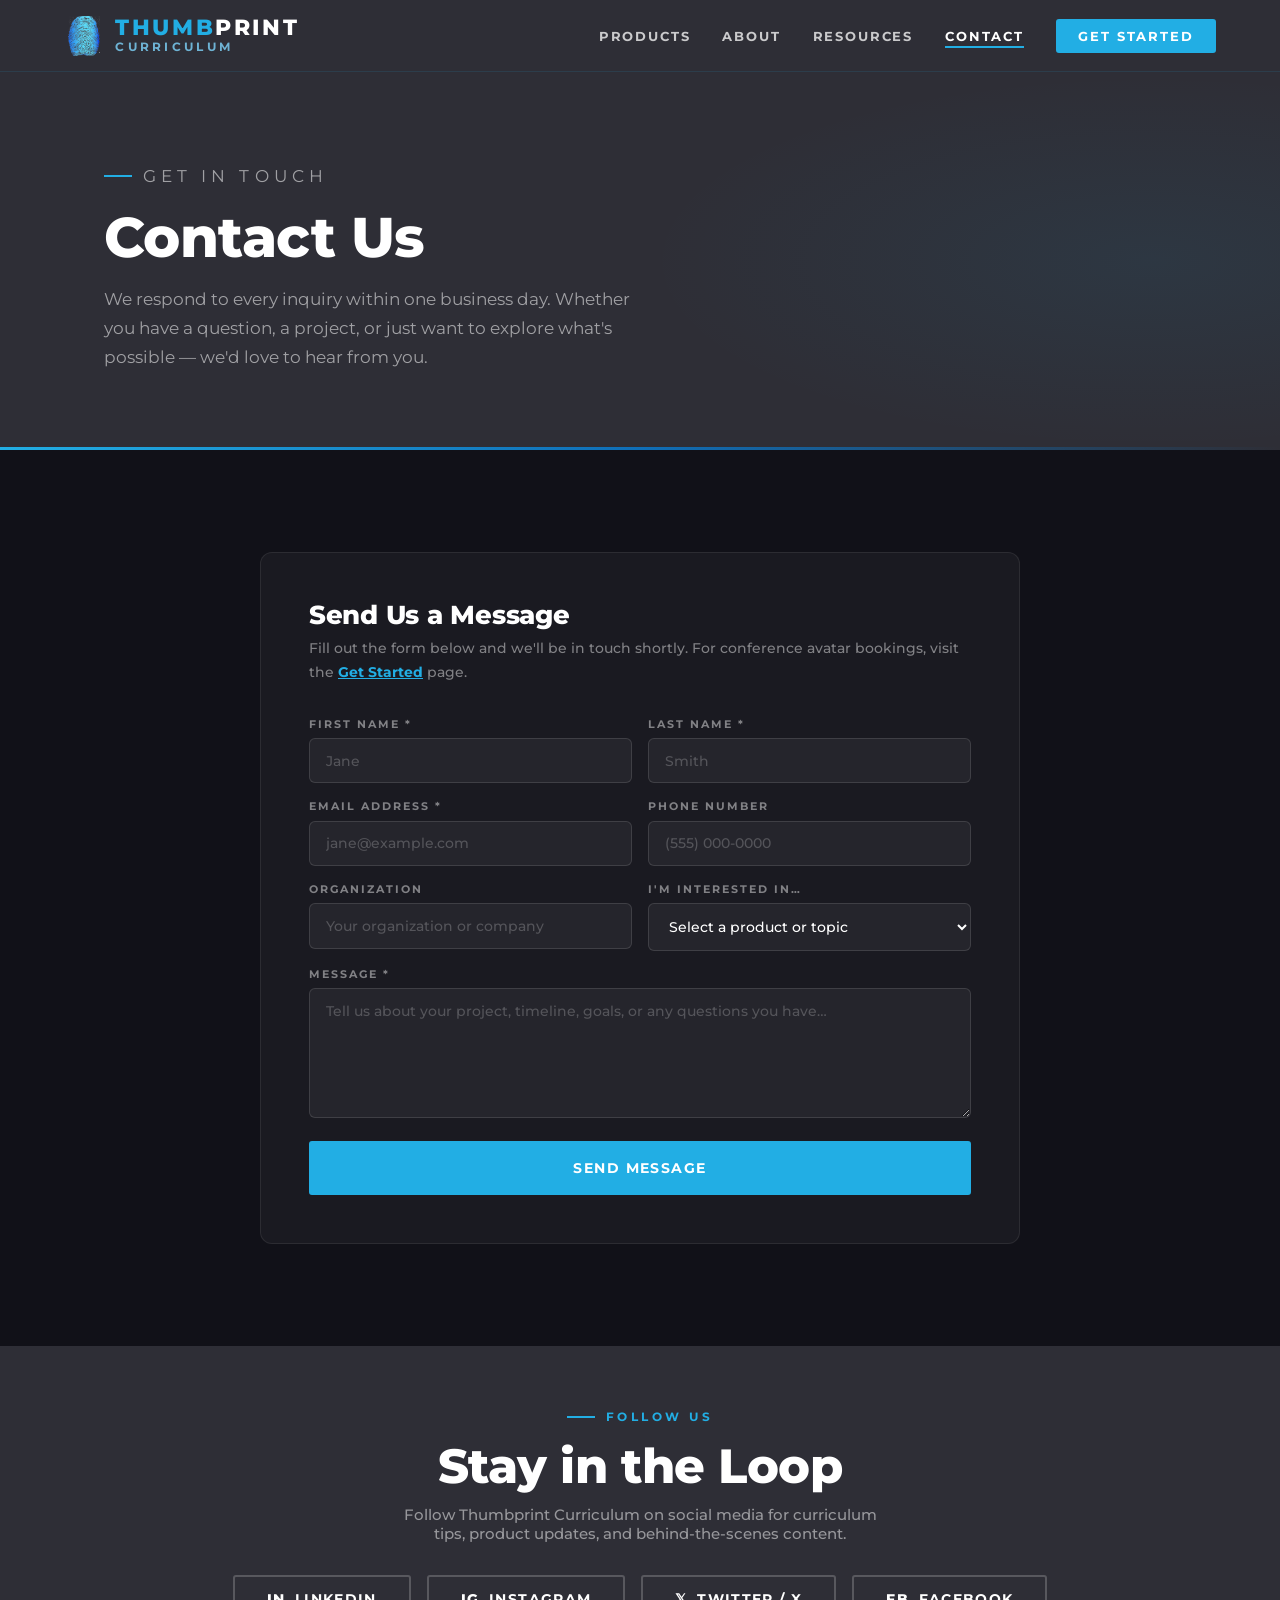
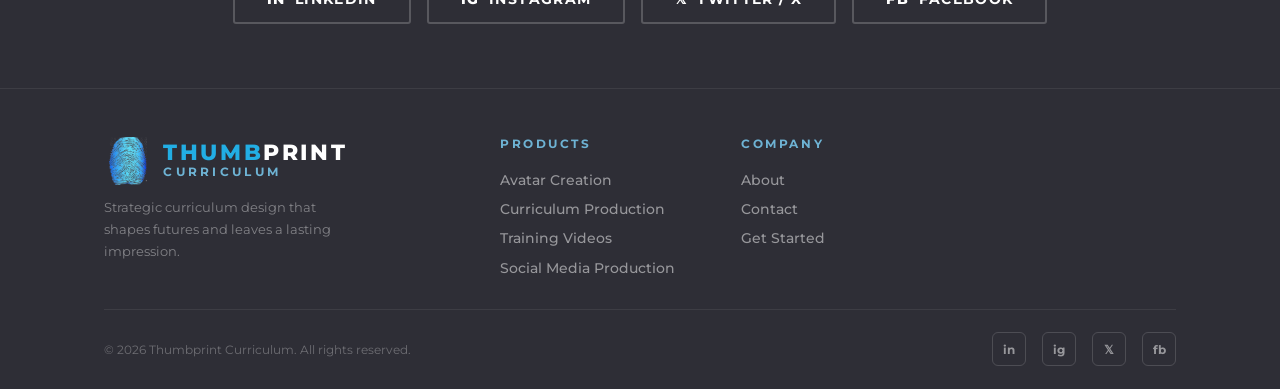
<file: contact.html>
<!DOCTYPE html>
<html lang="en">
<head>
  <meta charset="UTF-8" />
  <meta name="viewport" content="width=device-width, initial-scale=1.0" />
  <title>Contact — Thumbprint Curriculum</title>
  <link rel="icon" type="image/png" href="Gemini_Generated_Image_bbju21bbju21bbju.png" />
  <link rel="stylesheet" href="style.css" />
  <style>
    /* ── Dark theme override ── */
    html, body { background: #111118; }

    /* Form section */
    .section-pad { background: #111118 !important; }

    /* Form card */
    .section-pad > .container > div[style*="white"] {
      background: rgba(255,255,255,.04) !important;
      border-color: rgba(255,255,255,.08) !important;
    }

    /* Headings + text inside form card */
    .section-h2 { color: var(--white) !important; }
    .section-pad p { color: rgba(255,255,255,.45) !important; }
    .section-pad a { color: var(--blue-bright) !important; }

    /* Form labels */
    .form-label { color: rgba(255,255,255,.45) !important; }

    /* Inputs */
    .form-input, .form-select, .form-textarea {
      background: rgba(255,255,255,.05) !important;
      border-color: rgba(255,255,255,.12) !important;
      color: var(--white) !important;
    }
    .form-input::placeholder, .form-textarea::placeholder { color: rgba(255,255,255,.22) !important; }
    .form-input:focus, .form-select:focus, .form-textarea:focus { border-color: var(--blue-bright) !important; }
    .form-select option { background: #2E2E36; }

    /* Social section already dark — fine */
  </style>
</head>
<body>

<nav>
  <div class="nav-inner">
    <a href="index.html" class="nav-logo">
      <div class="nav-logo-img-crop" aria-hidden="true"><img src="Gemini_Generated_Image_bbju21bbju21bbju.png" alt="" /></div>
      <div class="nav-logo-wrap">
        <span><span class="thumb">THUMB</span><span class="print">PRINT</span></span>
        <span class="nav-sub">Curriculum</span>
      </div>
    </a>
    <ul class="nav-links">
      <li class="hide-sm"><a href="products.html">Products</a></li>
      <li class="hide-sm"><a href="about.html">About</a></li>
      <li class="hide-sm"><a href="resources.html">Resources</a></li>
      <li class="hide-sm"><a href="contact.html" class="active">Contact</a></li>
      <li><a href="get-started.html" class="nav-cta">Get Started</a></li>
    </ul>
  </div>
</nav>

<div class="page-body">

  <!-- PAGE HERO -->
  <div class="page-hero">
    <div class="container">
      <p class="page-hero-eyebrow">Get In Touch</p>
      <h1>Contact Us</h1>
      <p>We respond to every inquiry within one business day. Whether you have a question, a project, or just want to explore what's possible — we'd love to hear from you.</p>
    </div>
  </div>

  <!-- CONTACT METHODS + FORM -->
  <section class="section-pad" style="background:var(--off-white)">
    <div class="container">

      <!-- Contact form -->
      <div style="background:var(--white);border-radius:12px;padding:clamp(2rem,4vw,3rem);border:1px solid rgba(15,110,183,.1);max-width:760px;margin:0 auto">
        <h2 class="section-h2" style="margin-bottom:.5rem;font-size:1.6rem">Send Us a Message</h2>
        <p style="color:var(--gray);font-size:.9rem;margin-bottom:2rem;line-height:1.65">Fill out the form below and we'll be in touch shortly. For conference avatar bookings, visit the <a href="get-started.html" style="color:var(--blue-bright);font-weight:700">Get Started</a> page.</p>

        <div class="form-grid">
          <div class="form-field">
            <label class="form-label">First Name *</label>
            <input class="form-input" type="text" placeholder="Jane" />
          </div>
          <div class="form-field">
            <label class="form-label">Last Name *</label>
            <input class="form-input" type="text" placeholder="Smith" />
          </div>
          <div class="form-field">
            <label class="form-label">Email Address *</label>
            <input class="form-input" type="email" placeholder="jane@example.com" />
          </div>
          <div class="form-field">
            <label class="form-label">Phone Number</label>
            <input class="form-input" type="tel" placeholder="(555) 000-0000" />
          </div>
          <div class="form-field">
            <label class="form-label">Organization</label>
            <input class="form-input" type="text" placeholder="Your organization or company" />
          </div>
          <div class="form-field">
            <label class="form-label">I'm interested in…</label>
            <select class="form-select">
              <option value="">Select a product or topic</option>
              <option>Avatar Creation</option>
              <option>Curriculum Production</option>
              <option>Training Videos &amp; Courses</option>
              <option>Social Media Production with Avatar</option>
              <option>Related Opportunities</option>
              <option>Conference Session Booking</option>
              <option>General Inquiry</option>
            </select>
          </div>
          <div class="form-field full">
            <label class="form-label">Message *</label>
            <textarea class="form-textarea" style="min-height:130px" placeholder="Tell us about your project, timeline, goals, or any questions you have…"></textarea>
          </div>
        </div>

        <button class="btn btn-primary" style="margin-top:1.4rem;width:100%;justify-content:center;font-size:.9rem;padding:1rem" onclick="handleSubmit(this)">Send Message</button>

        <div id="contactSuccess" style="display:none;margin-top:1.2rem;padding:1rem 1.4rem;background:rgba(34,174,228,.08);border:1px solid rgba(34,174,228,.25);border-radius:8px;text-align:center">
          <p style="font-weight:700;color:var(--blue-bright);font-size:.95rem">✓ Message sent! We'll be in touch within one business day.</p>
        </div>
      </div>

    </div>
  </section>

  <!-- SOCIAL LINKS -->
  <section style="background:var(--dark);padding:clamp(3rem,5vw,4rem) 0;text-align:center">
    <div class="container">
      <p class="section-label" style="justify-content:center;margin-bottom:1rem">Follow Us</p>
      <h2 class="section-h2" style="color:var(--white);margin-bottom:.75rem">Stay in the Loop</h2>
      <p style="color:rgba(255,255,255,.5);font-size:.95rem;max-width:480px;margin:0 auto 2rem">Follow Thumbprint Curriculum on social media for curriculum tips, product updates, and behind-the-scenes content.</p>
      <div style="display:flex;gap:1rem;justify-content:center;flex-wrap:wrap">
        <a href="#" class="btn btn-dark" style="gap:.6rem">
          <span style="font-weight:800">in</span> LinkedIn
        </a>
        <a href="#" class="btn btn-dark" style="gap:.6rem">
          <span style="font-weight:800">ig</span> Instagram
        </a>
        <a href="#" class="btn btn-dark" style="gap:.6rem">
          <span style="font-weight:800">𝕏</span> Twitter / X
        </a>
        <a href="#" class="btn btn-dark" style="gap:.6rem">
          <span style="font-weight:800">fb</span> Facebook
        </a>
      </div>
    </div>
  </section>

</div>

<!-- FOOTER -->
<footer>
  <div class="container">
    <div class="footer-inner">
      <div>
        <a href="index.html" class="nav-logo">
          <div class="nav-logo-img-crop footer-sz" aria-hidden="true"><img src="Gemini_Generated_Image_bbju21bbju21bbju.png" alt="" /></div>
          <div class="nav-logo-wrap">
            <span><span class="thumb">THUMB</span><span class="print">PRINT</span></span>
            <span class="nav-sub">Curriculum</span>
          </div>
        </a>
        <p class="footer-tagline">Strategic curriculum design that shapes futures and leaves a lasting impression.</p>
      </div>
      <div>
        <p class="footer-col-title">Products</p>
        <ul class="footer-links">
          <li><a href="products.html">Avatar Creation</a></li>
          <li><a href="products.html">Curriculum Production</a></li>
          <li><a href="products.html">Training Videos</a></li>
          <li><a href="products.html">Social Media Production</a></li>
        </ul>
      </div>
      <div>
        <p class="footer-col-title">Company</p>
        <ul class="footer-links">
          <li><a href="about.html">About</a></li>
          <li><a href="contact.html">Contact</a></li>
          <li><a href="get-started.html">Get Started</a></li>
        </ul>
      </div>
    </div>
    <div class="footer-bottom">
      <span class="footer-copy">© 2026 Thumbprint Curriculum. All rights reserved.</span>
      <div class="footer-socials">
        <a href="https://www.linkedin.com/company/thumbprint-curriculum/" target="_blank" title="LinkedIn">in</a>
        <a href="#" title="Instagram">ig</a>
        <a href="#" title="X">𝕏</a>
        <a href="#" title="Facebook">fb</a>
      </div>
    </div>
  </div>
</footer>

<script>
function handleSubmit(btn) {
  btn.textContent = 'Sending…';
  btn.disabled = true;
  setTimeout(() => {
    btn.style.display = 'none';
    document.getElementById('contactSuccess').style.display = 'block';
  }, 800);
}
</script>

<script src="nav.js"></script>
</body>
</html>
</file>
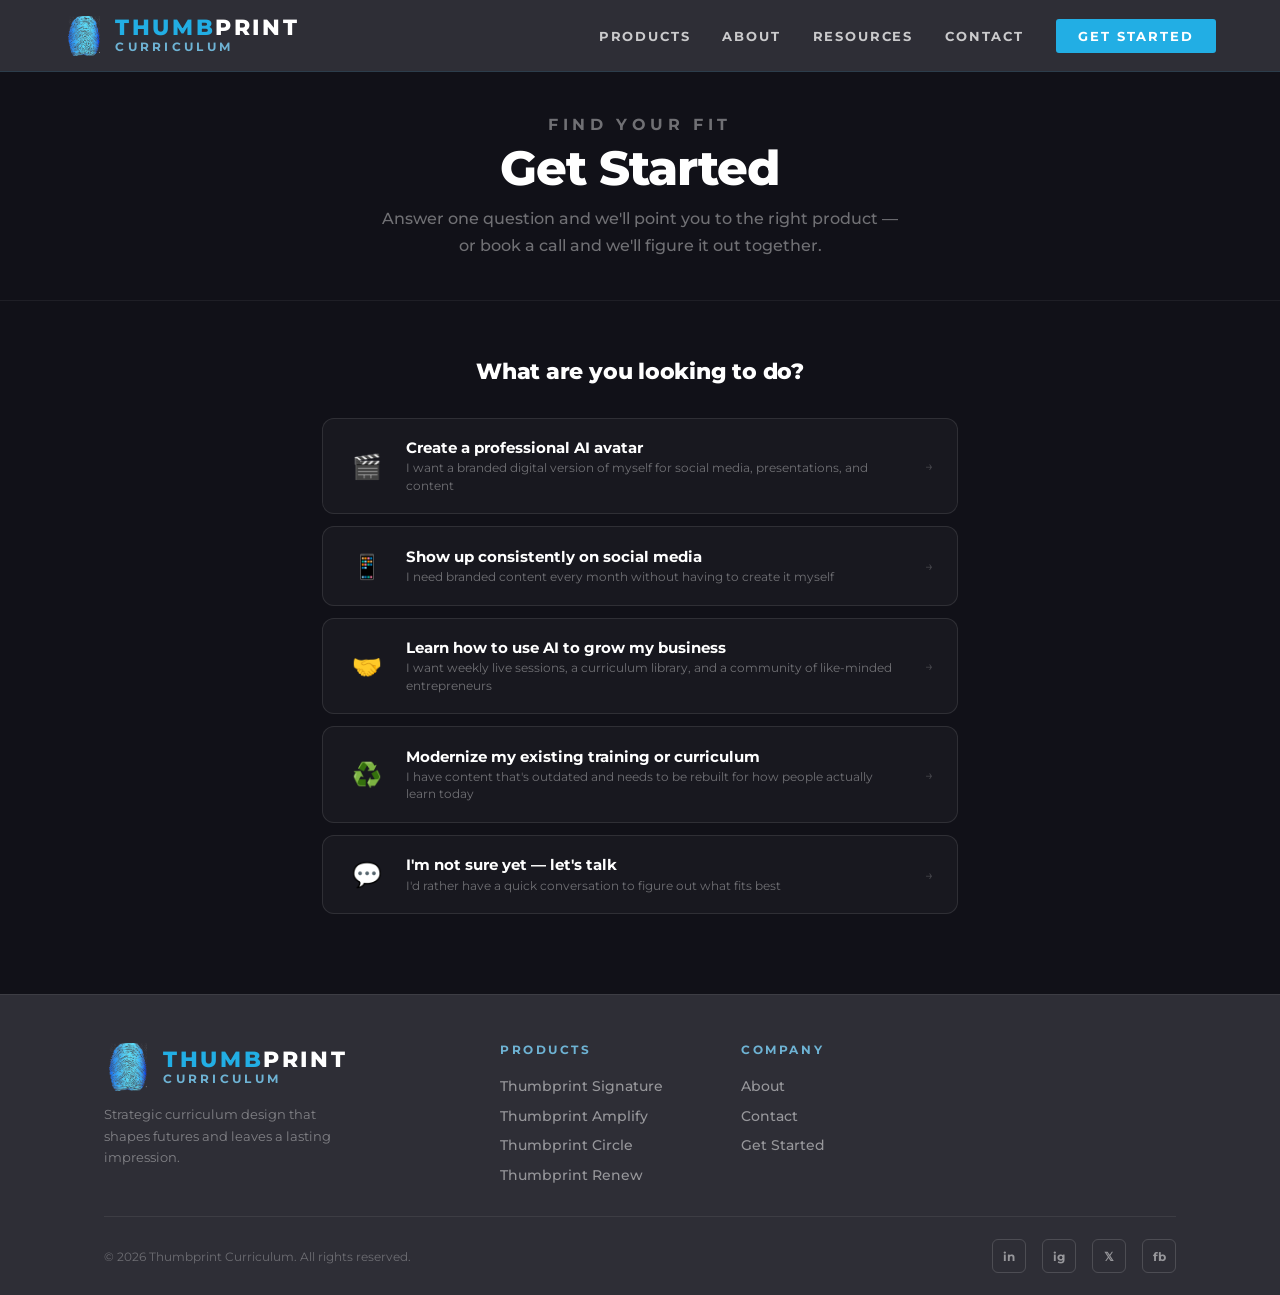
<file: get-started.html>
<!DOCTYPE html>
<html lang="en">
<head>
  <meta charset="UTF-8" />
  <meta name="viewport" content="width=device-width, initial-scale=1.0" />
  <title>Get Started — Thumbprint Curriculum</title>
  <link rel="icon" type="image/png" href="Gemini_Generated_Image_bbju21bbju21bbju.png" />
  <link rel="stylesheet" href="style.css" />
  <style>
    html, body { background: #111118; }

    /* ── Page header ── */
    .gs-header {
      padding: calc(var(--nav-h) + 2.5rem) clamp(1.5rem,5vw,4rem) 2.5rem;
      border-bottom: 1px solid rgba(255,255,255,.06);
      text-align: center;
    }
    .gs-eyebrow { font-size:.72rem;font-weight:700;letter-spacing:.28em;text-transform:uppercase;color:var(--blue-bright);margin-bottom:.8rem; }
    .gs-header h1 { font-size:clamp(2rem,4vw,3rem);font-weight:800;color:var(--white);letter-spacing:-.02em;margin-bottom:.6rem; }
    .gs-header p { font-size:.98rem;color:rgba(255,255,255,.4);max-width:520px;margin:0 auto;line-height:1.7; }

    /* ── Quiz shell ── */
    .quiz { max-width: 700px; margin: 0 auto; padding: 3.5rem clamp(1rem,4vw,2rem) 5rem; }

    /* ── Question ── */
    .quiz-question {
      font-size: clamp(1.1rem,2.5vw,1.4rem);
      font-weight: 800;
      color: var(--white);
      text-align: center;
      margin-bottom: 2rem;
      letter-spacing: -.01em;
      line-height: 1.3;
    }

    /* ── Option cards ── */
    .quiz-options {
      display: flex;
      flex-direction: column;
      gap: .75rem;
    }

    .quiz-option {
      display: flex;
      align-items: center;
      gap: 1.2rem;
      padding: 1.2rem 1.5rem;
      border: 1.5px solid rgba(255,255,255,.1);
      border-radius: 12px;
      background: rgba(255,255,255,.03);
      cursor: pointer;
      transition: all .2s;
      text-align: left;
      width: 100%;
      font-family: var(--font);
    }
    .quiz-option:hover {
      border-color: var(--blue-bright);
      background: rgba(34,174,228,.06);
      transform: translateX(4px);
    }

    .quiz-option-icon {
      font-size: 1.5rem;
      flex-shrink: 0;
      width: 40px;
      text-align: center;
    }
    .quiz-option-text { flex: 1; }
    .quiz-option-label {
      font-size: .95rem;
      font-weight: 700;
      color: var(--white);
      display: block;
      margin-bottom: .15rem;
    }
    .quiz-option-sub {
      font-size: .78rem;
      color: rgba(255,255,255,.38);
      font-weight: 400;
      line-height: 1.4;
    }
    .quiz-option-arrow {
      font-size: .9rem;
      color: rgba(255,255,255,.2);
      flex-shrink: 0;
      transition: color .2s, transform .2s;
    }
    .quiz-option:hover .quiz-option-arrow { color: var(--blue-bright); transform: translateX(3px); }

    /* ── Result card ── */
    .result-card {
      display: none;
      animation: fadeUp .35s ease;
    }
    .result-card.show { display: block; }
    @keyframes fadeUp { from{opacity:0;transform:translateY(16px)} to{opacity:1;transform:translateY(0)} }

    .result-back {
      display: flex;
      align-items: center;
      gap: .5rem;
      font-size: .78rem;
      font-weight: 700;
      letter-spacing: .1em;
      text-transform: uppercase;
      color: rgba(255,255,255,.3);
      background: none;
      border: none;
      cursor: pointer;
      margin-bottom: 1.8rem;
      padding: 0;
      font-family: var(--font);
      transition: color .2s;
    }
    .result-back:hover { color: rgba(255,255,255,.7); }

    .result-product-label {
      font-size: .7rem;
      font-weight: 800;
      letter-spacing: .22em;
      text-transform: uppercase;
      margin-bottom: .6rem;
    }
    .result-title {
      font-size: clamp(1.6rem,4vw,2.4rem);
      font-weight: 800;
      color: var(--white);
      letter-spacing: -.02em;
      margin-bottom: .5rem;
      line-height: 1.1;
    }
    .result-tagline {
      font-size: 1rem;
      font-style: italic;
      margin-bottom: 1.2rem;
    }
    .result-desc {
      font-size: .92rem;
      color: rgba(255,255,255,.5);
      line-height: 1.75;
      margin-bottom: 1.8rem;
      max-width: 560px;
    }
    .result-includes {
      list-style: none;
      margin-bottom: 2rem;
      display: flex;
      flex-direction: column;
      gap: .6rem;
    }
    .result-includes li {
      display: flex;
      align-items: flex-start;
      gap: .7rem;
      font-size: .88rem;
      color: rgba(255,255,255,.6);
      line-height: 1.5;
    }
    .result-includes li::before {
      content: '✓';
      font-weight: 800;
      flex-shrink: 0;
    }

    .result-actions {
      display: flex;
      gap: .9rem;
      flex-wrap: wrap;
    }
    .result-cta-primary {
      flex: 1;
      min-width: 180px;
      display: flex;
      align-items: center;
      justify-content: center;
      padding: 1rem 1.5rem;
      border-radius: 8px;
      font-family: var(--font);
      font-size: .88rem;
      font-weight: 800;
      letter-spacing: .06em;
      text-transform: uppercase;
      text-decoration: none;
      cursor: pointer;
      border: none;
      transition: all .2s;
    }
    .result-cta-secondary {
      flex: 1;
      min-width: 180px;
      display: flex;
      align-items: center;
      justify-content: center;
      gap: .5rem;
      padding: 1rem 1.5rem;
      border-radius: 8px;
      font-family: var(--font);
      font-size: .88rem;
      font-weight: 700;
      letter-spacing: .06em;
      text-transform: uppercase;
      text-decoration: none;
      cursor: pointer;
      background: rgba(255,255,255,.05);
      border: 1.5px solid rgba(255,255,255,.15);
      color: rgba(255,255,255,.7);
      transition: all .2s;
    }
    .result-cta-secondary:hover { border-color: rgba(255,255,255,.35); color: var(--white); }

    .result-divider {
      height: 1px;
      background: rgba(255,255,255,.07);
      margin: 2rem 0;
    }

    /* Discovery call block */
    .discovery-block {
      background: rgba(34,174,228,.06);
      border: 1px solid rgba(34,174,228,.18);
      border-radius: 12px;
      padding: 1.5rem 1.8rem;
      display: flex;
      align-items: center;
      gap: 1.2rem;
      flex-wrap: wrap;
    }
    .discovery-block-text { flex: 1; min-width: 200px; }
    .discovery-block-title { font-size:.92rem;font-weight:700;color:var(--white);margin-bottom:.2rem; }
    .discovery-block-sub { font-size:.78rem;color:rgba(255,255,255,.4);line-height:1.5; }
    .discovery-btn {
      background: var(--blue-bright);
      color: var(--white);
      border: none;
      border-radius: 7px;
      padding: .75rem 1.4rem;
      font-family: var(--font);
      font-size: .82rem;
      font-weight: 800;
      letter-spacing: .06em;
      text-transform: uppercase;
      cursor: pointer;
      white-space: nowrap;
      transition: background .2s;
      text-decoration: none;
      display: inline-block;
    }
    .discovery-btn:hover { background: var(--blue-dark); }

    @media(max-width:560px) {
      .result-actions { flex-direction: column; }
      .result-cta-primary, .result-cta-secondary { min-width: unset; }
    }
  </style>
</head>
<body>

<nav>
  <div class="nav-inner">
    <a href="index.html" class="nav-logo">
      <div class="nav-logo-img-crop" aria-hidden="true"><img src="Gemini_Generated_Image_bbju21bbju21bbju.png" alt="" /></div>
      <div class="nav-logo-wrap">
        <span><span class="thumb">THUMB</span><span class="print">PRINT</span></span>
        <span class="nav-sub">Curriculum</span>
      </div>
    </a>
    <ul class="nav-links">
      <li class="hide-sm"><a href="products.html">Products</a></li>
      <li class="hide-sm"><a href="about.html">About</a></li>
      <li class="hide-sm"><a href="resources.html">Resources</a></li>
      <li class="hide-sm"><a href="contact.html">Contact</a></li>
      <li><a href="get-started.html" class="nav-cta active">Get Started</a></li>
    </ul>
  </div>
</nav>

<div class="gs-header">
  <p class="gs-eyebrow">Find Your Fit</p>
  <h1>Get Started</h1>
  <p>Answer one question and we'll point you to the right product — or book a call and we'll figure it out together.</p>
</div>

<div class="quiz">

  <!-- ── QUIZ ── -->
  <div id="quizPanel">
    <p class="quiz-question">What are you looking to do?</p>
    <div class="quiz-options">

      <button class="quiz-option" onclick="showResult('signature')">
        <span class="quiz-option-icon">🎬</span>
        <span class="quiz-option-text">
          <span class="quiz-option-label">Create a professional AI avatar</span>
          <span class="quiz-option-sub">I want a branded digital version of myself for social media, presentations, and content</span>
        </span>
        <span class="quiz-option-arrow">→</span>
      </button>

      <button class="quiz-option" onclick="showResult('amplify')">
        <span class="quiz-option-icon">📱</span>
        <span class="quiz-option-text">
          <span class="quiz-option-label">Show up consistently on social media</span>
          <span class="quiz-option-sub">I need branded content every month without having to create it myself</span>
        </span>
        <span class="quiz-option-arrow">→</span>
      </button>

      <button class="quiz-option" onclick="showResult('circle')">
        <span class="quiz-option-icon">🤝</span>
        <span class="quiz-option-text">
          <span class="quiz-option-label">Learn how to use AI to grow my business</span>
          <span class="quiz-option-sub">I want weekly live sessions, a curriculum library, and a community of like-minded entrepreneurs</span>
        </span>
        <span class="quiz-option-arrow">→</span>
      </button>

      <button class="quiz-option" onclick="showResult('renew')">
        <span class="quiz-option-icon">♻️</span>
        <span class="quiz-option-text">
          <span class="quiz-option-label">Modernize my existing training or curriculum</span>
          <span class="quiz-option-sub">I have content that's outdated and needs to be rebuilt for how people actually learn today</span>
        </span>
        <span class="quiz-option-arrow">→</span>
      </button>

      <button class="quiz-option" onclick="showResult('call')">
        <span class="quiz-option-icon">💬</span>
        <span class="quiz-option-text">
          <span class="quiz-option-label">I'm not sure yet — let's talk</span>
          <span class="quiz-option-sub">I'd rather have a quick conversation to figure out what fits best</span>
        </span>
        <span class="quiz-option-arrow">→</span>
      </button>

    </div>
  </div>

  <!-- ── RESULT: SIGNATURE ── -->
  <div class="result-card" id="result-signature">
    <button class="result-back" onclick="goBack()">← Back</button>
    <p class="result-product-label" style="color:var(--blue-bright)">Thumbprint Signature</p>
    <h2 class="result-title">Start with your story.</h2>
    <p class="result-tagline" style="color:var(--blue-light)">You're a great fit for Thumbprint Signature.</p>
    <p class="result-desc">A one-time session that fuses your identity and brand into a professional AI avatar — delivered with 5 platform-ready social posts within 5–7 business days.</p>
    <ul class="result-includes" style="--check-color:var(--blue-bright)">
      <li style="color:rgba(255,255,255,.6)"><span style="color:var(--blue-bright)">✓</span> AI avatar built to your brand identity</li>
      <li style="color:rgba(255,255,255,.6)"><span style="color:var(--blue-bright)">✓</span> 5 platform-optimized social posts</li>
      <li style="color:rgba(255,255,255,.6)"><span style="color:var(--blue-bright)">✓</span> Delivered to your inbox in 5–7 business days</li>
      <li style="color:rgba(255,255,255,.6)"><span style="color:var(--blue-bright)">✓</span> One-time investment — from $394</li>
    </ul>
    <div class="result-actions">
      <a href="signature.html" class="result-cta-primary" style="background:var(--blue-bright);color:#fff">View Packages & Purchase</a>
      <button class="result-cta-secondary" onclick="openCall()">📞 &nbsp;Book a Discovery Call</button>
    </div>
    <div class="result-divider"></div>
    <div class="discovery-block">
      <div class="discovery-block-text">
        <p class="discovery-block-title">Want to talk it through first?</p>
        <p class="discovery-block-sub">Book a free 15-minute call. We'll answer your questions and make sure Signature is the right fit before you commit.</p>
      </div>
      <button class="discovery-btn" onclick="openCall()">Book a Free Call</button>
    </div>
  </div>

  <!-- ── RESULT: AMPLIFY ── -->
  <div class="result-card" id="result-amplify">
    <button class="result-back" onclick="goBack()">← Back</button>
    <p class="result-product-label" style="color:var(--green)">Thumbprint Amplify</p>
    <h2 class="result-title">Show up everywhere, every month.</h2>
    <p class="result-tagline" style="color:rgba(0,200,150,.7)">You're a great fit for Thumbprint Amplify.</p>
    <p class="result-desc">A done-for-you monthly content subscription built off your Signature package. Branded posts, videos, and content assets delivered every month — without you lifting a finger.</p>
    <ul class="result-includes">
      <li><span style="color:var(--green)">✓</span> 8–16 branded posts per month, built to your ICP</li>
      <li><span style="color:var(--green)">✓</span> Custom micro-learning videos and content assets</li>
      <li><span style="color:var(--green)">✓</span> 100% built on your brand voice — zero effort from you</li>
      <li><span style="color:var(--green)">✓</span> Starting at $219/month — cancel anytime</li>
    </ul>
    <div class="result-actions">
      <a href="amplify.html" class="result-cta-primary" style="background:var(--green);color:#fff">View Plans & Subscribe</a>
      <button class="result-cta-secondary" onclick="openCall()">📞 &nbsp;Book a Discovery Call</button>
    </div>
    <div class="result-divider"></div>
    <div class="discovery-block" style="background:rgba(0,200,150,.06);border-color:rgba(0,200,150,.18)">
      <div class="discovery-block-text">
        <p class="discovery-block-title">Want to talk it through first?</p>
        <p class="discovery-block-sub">Book a free call and we'll walk you through exactly what your monthly content package would look like.</p>
      </div>
      <button class="discovery-btn" style="background:var(--green)" onclick="openCall()">Book a Free Call</button>
    </div>
  </div>

  <!-- ── RESULT: CIRCLE ── -->
  <div class="result-card" id="result-circle">
    <button class="result-back" onclick="goBack()">← Back</button>
    <p class="result-product-label" style="color:#a78bfa">Thumbprint Circle</p>
    <h2 class="result-title">Connect with your people.</h2>
    <p class="result-tagline" style="color:rgba(167,139,250,.7)">You're a great fit for Thumbprint Circle.</p>
    <p class="result-desc">A weekly AI learning community for wellness entrepreneurs. Live sessions, an async curriculum library, and a network of peers who get it — your AI-powered business team, every week.</p>
    <ul class="result-includes">
      <li><span style="color:#a78bfa">✓</span> Weekly 1-hour live sessions with real use cases</li>
      <li><span style="color:#a78bfa">✓</span> Full async curriculum library (business, ops, AI tools)</li>
      <li><span style="color:#a78bfa">✓</span> Peer community of wellness entrepreneurs</li>
      <li><span style="color:#a78bfa">✓</span> $97/month — or $970/year (2 months free)</li>
    </ul>
    <div class="result-actions">
      <a href="circle.html" class="result-cta-primary" style="background:#8b5cf6;color:#fff">Join the Circle</a>
      <button class="result-cta-secondary" onclick="openCall()">📞 &nbsp;Book a Discovery Call</button>
    </div>
    <div class="result-divider"></div>
    <div class="discovery-block" style="background:rgba(139,92,246,.06);border-color:rgba(139,92,246,.18)">
      <div class="discovery-block-text">
        <p class="discovery-block-title">Still have questions?</p>
        <p class="discovery-block-sub">Book a free call and we'll tell you exactly what the community covers and whether it's a good fit for your stage.</p>
      </div>
      <button class="discovery-btn" style="background:#8b5cf6" onclick="openCall()">Book a Free Call</button>
    </div>
  </div>

  <!-- ── RESULT: RENEW ── -->
  <div class="result-card" id="result-renew">
    <button class="result-back" onclick="goBack()">← Back</button>
    <p class="result-product-label" style="color:#fbbf24">Thumbprint Renew</p>
    <h2 class="result-title">Your best content, reborn.</h2>
    <p class="result-tagline" style="color:rgba(251,191,36,.7)">You're a great fit for Thumbprint Renew.</p>
    <p class="result-desc">We take your existing training programs, curricula, and onboarding materials and transform them into modern, multi-modal learning experiences. Includes LMS hosting and fractional CLO services.</p>
    <ul class="result-includes">
      <li><span style="color:#fbbf24">✓</span> Full audit of your existing curriculum and training</li>
      <li><span style="color:#fbbf24">✓</span> Multi-modal redesign — video, interactive, micro-learning</li>
      <li><span style="color:#fbbf24">✓</span> LMS setup, migration, and ongoing administration</li>
      <li><span style="color:#fbbf24">✓</span> Custom-scoped — pricing set after a discovery call</li>
    </ul>
    <div class="result-actions">
      <button class="result-cta-primary" style="background:#f59e0b;color:#111" onclick="openCall()">Book a Discovery Call</button>
      <a href="renew.html" class="result-cta-secondary">Learn More →</a>
    </div>
    <div class="result-divider"></div>
    <div class="discovery-block" style="background:rgba(245,158,11,.06);border-color:rgba(245,158,11,.18)">
      <div class="discovery-block-text">
        <p class="discovery-block-title">Renew is always custom-scoped.</p>
        <p class="discovery-block-sub">Every engagement starts with a discovery call so we can understand your content, your goals, and build a proposal that fits.</p>
      </div>
      <button class="discovery-btn" style="background:#f59e0b;color:#111" onclick="openCall()">Schedule Your Call</button>
    </div>
  </div>

  <!-- ── RESULT: BOOK A CALL ── -->
  <div class="result-card" id="result-call">
    <button class="result-back" onclick="goBack()">← Back</button>
    <p class="result-product-label" style="color:var(--blue-bright)">Discovery Call</p>
    <h2 class="result-title">Let's figure it out together.</h2>
    <p class="result-desc" style="margin-bottom:2rem">A free 15-minute call with our team. We'll listen to where you are, what you're building, and point you to exactly the right product — no pressure, no pitch.</p>
    <button class="result-cta-primary" style="background:var(--blue-bright);color:#fff;font-size:1rem;padding:1.1rem 2rem;border-radius:8px;width:100%;max-width:360px" onclick="openCall()">
      📅 &nbsp;Book Your Free Call
    </button>
    <div class="result-divider"></div>
    <p style="font-size:.82rem;color:rgba(255,255,255,.3);text-align:center">Or browse our products yourself →
      <a href="products.html" style="color:var(--blue-bright);font-weight:700;text-decoration:none"> View Products</a>
    </p>
  </div>

</div>

<!-- FOOTER -->
<footer>
  <div class="container">
    <div class="footer-inner">
      <div>
        <a href="index.html" class="nav-logo">
          <div class="nav-logo-img-crop footer-sz" aria-hidden="true"><img src="Gemini_Generated_Image_bbju21bbju21bbju.png" alt="" /></div>
          <div class="nav-logo-wrap"><span><span class="thumb">THUMB</span><span class="print">PRINT</span></span><span class="nav-sub">Curriculum</span></div>
        </a>
        <p class="footer-tagline">Strategic curriculum design that shapes futures and leaves a lasting impression.</p>
      </div>
      <div>
        <p class="footer-col-title">Products</p>
        <ul class="footer-links">
          <li><a href="products.html">Thumbprint Signature</a></li>
          <li><a href="products.html">Thumbprint Amplify</a></li>
          <li><a href="products.html">Thumbprint Circle</a></li>
          <li><a href="products.html">Thumbprint Renew</a></li>
        </ul>
      </div>
      <div>
        <p class="footer-col-title">Company</p>
        <ul class="footer-links">
          <li><a href="about.html">About</a></li>
          <li><a href="contact.html">Contact</a></li>
          <li><a href="get-started.html">Get Started</a></li>
        </ul>
      </div>
    </div>
    <div class="footer-bottom">
      <span class="footer-copy">© 2026 Thumbprint Curriculum. All rights reserved.</span>
      <div class="footer-socials">
        <a href="https://www.linkedin.com/company/thumbprint-curriculum/" target="_blank" title="LinkedIn">in</a>
        <a href="#" title="Instagram">ig</a>
        <a href="#" title="X">𝕏</a>
        <a href="#" title="Facebook">fb</a>
      </div>
    </div>
  </div>
</footer>

<script src="nav.js"></script>
<script>
  // ── Replace with your discovery call Calendly link ──
  var DISCOVERY_CALL_URL = 'https://calendly.com/aitools-thumbprint/discovery-call';

  function showResult(id) {
    document.getElementById('quizPanel').style.display = 'none';
    document.querySelectorAll('.result-card').forEach(c => c.classList.remove('show'));
    document.getElementById('result-' + id).classList.add('show');
    window.scrollTo({ top: document.querySelector('.quiz').offsetTop - 80, behavior: 'smooth' });
  }

  function goBack() {
    document.querySelectorAll('.result-card').forEach(c => c.classList.remove('show'));
    document.getElementById('quizPanel').style.display = 'block';
    window.scrollTo({ top: document.querySelector('.quiz').offsetTop - 80, behavior: 'smooth' });
  }

  function openCall() {
    if (window.Calendly) {
      Calendly.showPopupWidget(DISCOVERY_CALL_URL);
    } else {
      window.open(DISCOVERY_CALL_URL, '_blank');
    }
  }
</script>
</body>
</html>
</file>
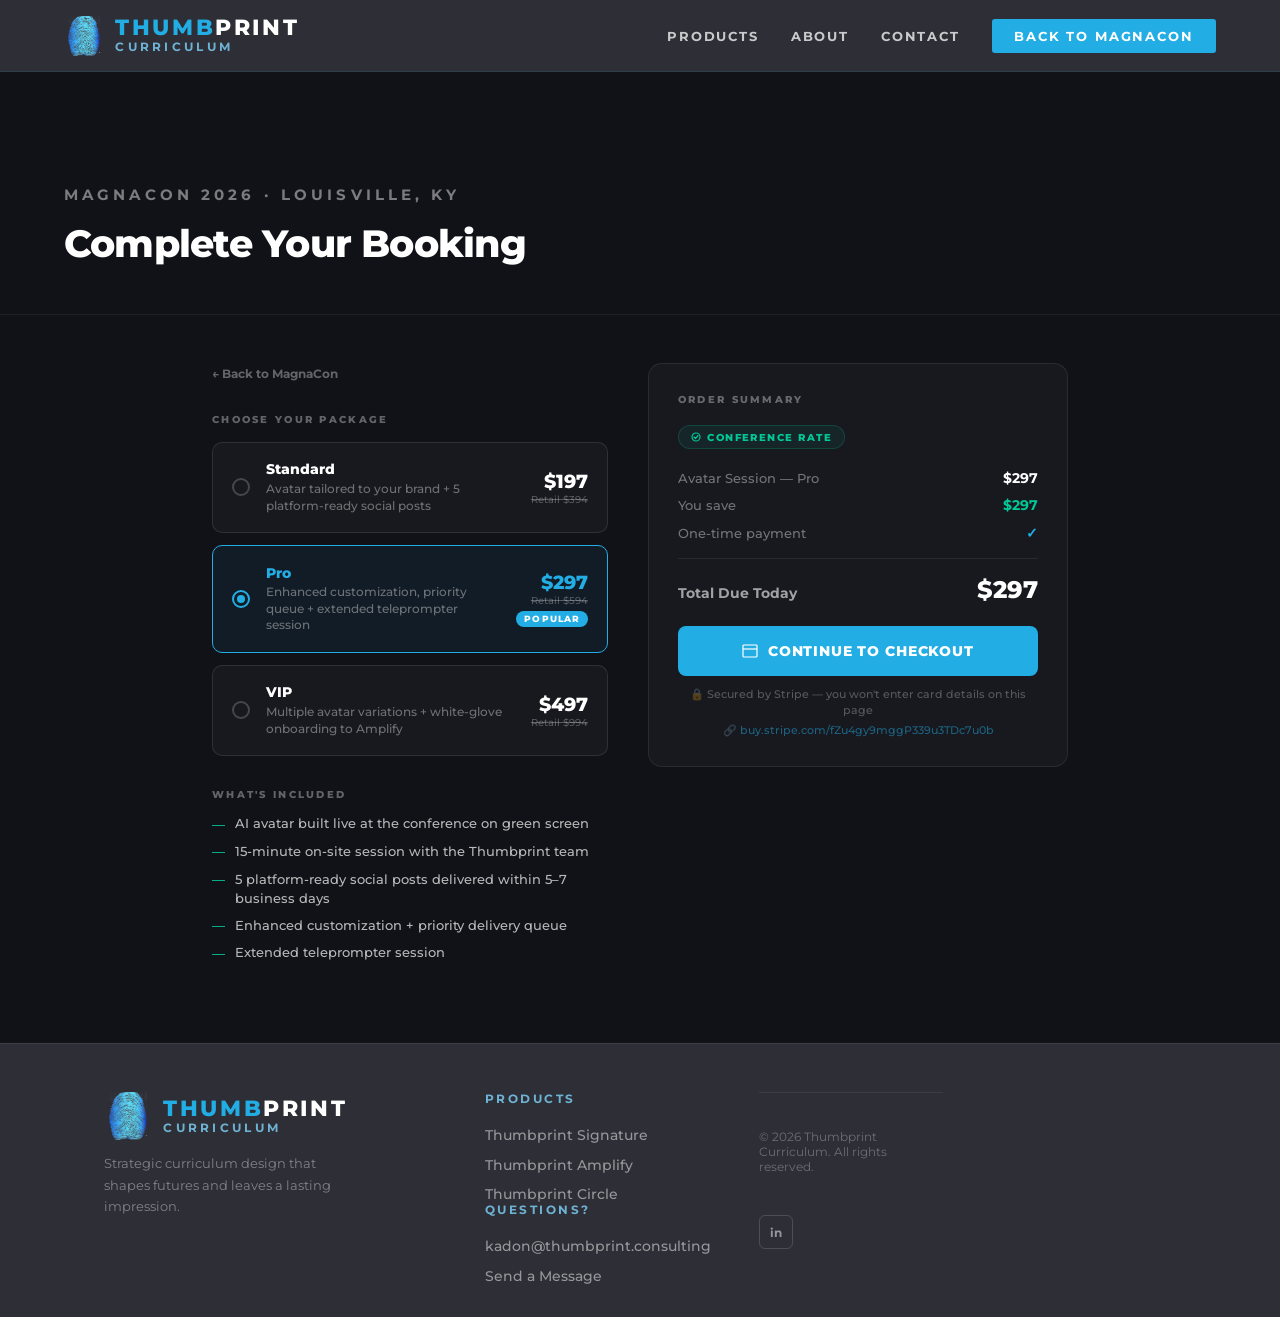
<file: magnacon-pay.html>
﻿<!DOCTYPE html>
<html lang="en">
<head>
  <meta charset="UTF-8" />
  <meta name="viewport" content="width=device-width, initial-scale=1.0" />
  <title>MagnaCon 2026 — Complete Your Booking</title>
  <link rel="icon" type="image/png" href="Gemini_Generated_Image_bbju21bbju21bbju.png" />
  <link rel="stylesheet" href="style.css" />
  <style>
    body { background: #111118; }

    .pay-hero {
      padding: calc(var(--nav-h) + 2.5rem) clamp(1.5rem,5vw,4rem) 2.5rem;
      border-bottom: 1px solid rgba(255,255,255,.06);
    }
    .pay-hero-eyebrow { font-size:.72rem;font-weight:700;letter-spacing:.28em;text-transform:uppercase;color:var(--green);margin-bottom:.8rem; }
    .pay-hero h1 { font-size:clamp(1.7rem,3.5vw,2.4rem);font-weight:800;color:var(--white);letter-spacing:-.02em;margin-bottom:.4rem; }
    .pay-hero p { font-size:.92rem;color:rgba(255,255,255,.45);line-height:1.6; }

    .pay-layout {
      max-width: 920px; margin: 0 auto;
      padding: 3rem clamp(1.5rem,4vw,2rem) 5rem;
      display: grid; grid-template-columns: 1fr 420px; gap: 2.5rem; align-items: start;
    }

    /* ── Package label & selector ── */
    .pkg-label { font-size:.65rem;font-weight:800;letter-spacing:.22em;text-transform:uppercase;color:rgba(255,255,255,.35);margin-bottom:1rem;display:block; }
    .pkg-list { display:flex;flex-direction:column;gap:.75rem; }
    .pkg-row {
      border:1.5px solid rgba(255,255,255,.1); border-radius:10px; padding:1.1rem 1.2rem;
      cursor:pointer; background:rgba(255,255,255,.03); transition:all .18s;
      display:flex; align-items:center; gap:1rem;
    }
    .pkg-row:hover { border-color:rgba(255,255,255,.25); background:rgba(255,255,255,.05); }
    .pkg-row.selected { border-color:var(--blue-bright); background:rgba(34,174,228,.07); }
    .pkg-radio {
      width:18px;height:18px;border-radius:50%;border:2px solid rgba(255,255,255,.2);
      flex-shrink:0;transition:all .18s;display:flex;align-items:center;justify-content:center;
    }
    .pkg-row.selected .pkg-radio { border-color:var(--blue-bright); }
    .pkg-radio::after {
      content:'';width:8px;height:8px;border-radius:50%;background:var(--blue-bright);
      opacity:0;transition:opacity .18s;
    }
    .pkg-row.selected .pkg-radio::after { opacity:1; }
    .pkg-info { flex:1; }
    .pkg-name { font-size:.88rem;font-weight:800;color:var(--white);margin-bottom:.15rem; }
    .pkg-row.selected .pkg-name { color:var(--blue-bright); }
    .pkg-desc { font-size:.75rem;color:rgba(255,255,255,.38);line-height:1.4; }
    .pkg-pricing { text-align:right;flex-shrink:0; }
    .pkg-conf-price { font-size:1.2rem;font-weight:800;color:var(--white); }
    .pkg-row.selected .pkg-conf-price { color:var(--blue-bright); }
    .pkg-retail { font-size:.65rem;color:rgba(255,255,255,.28);text-decoration:line-through; }
    .pkg-popular-tag {
      font-size:.55rem;font-weight:800;letter-spacing:.12em;text-transform:uppercase;
      background:var(--blue-bright);color:#fff;padding:.18rem .5rem;border-radius:20px;
      display:inline-block;margin-top:.2rem;
    }

    /* ── Confirmed package card ── */
    .pkg-confirmed-card {
      border:1.5px solid rgba(0,200,150,.3); border-radius:10px;
      background:rgba(0,200,150,.05); overflow:hidden;
    }
    .pkg-confirmed-header {
      display:flex;align-items:center;gap:.45rem;
      font-size:.62rem;font-weight:800;letter-spacing:.14em;text-transform:uppercase;
      color:var(--green);padding:.65rem 1.1rem;
      border-bottom:1px solid rgba(0,200,150,.15);background:rgba(0,200,150,.04);
    }
    .pkg-confirmed-body {
      display:flex;align-items:center;justify-content:space-between;gap:1rem;
      padding:1.1rem 1.2rem;
    }
    .pkg-confirmed-name { font-size:1rem;font-weight:800;color:var(--white);margin-bottom:.2rem; }
    .pkg-confirmed-desc { font-size:.75rem;color:rgba(255,255,255,.4);line-height:1.4; }
    .pkg-confirmed-pricing { text-align:right;flex-shrink:0; }
    .pkg-confirmed-price { font-size:1.3rem;font-weight:800;color:var(--white); }

    /* ── What's included ── */
    .includes-section { margin-top:2rem; }
    .includes-title { font-size:.65rem;font-weight:800;letter-spacing:.22em;text-transform:uppercase;color:rgba(255,255,255,.35);margin-bottom:.8rem;display:block; }
    .includes-list { list-style:none;display:flex;flex-direction:column;gap:.5rem; }
    .includes-list li { font-size:.82rem;color:rgba(255,255,255,.45);display:flex;align-items:flex-start;gap:.6rem;line-height:1.45; }
    .includes-list li::before { content:'—';color:rgba(34,174,228,.5);flex-shrink:0;margin-top:.05rem; }
    #includesList li.active { color:rgba(255,255,255,.7); }
    #includesList li.active::before { color:var(--green); }

    /* ── Order card ── */
    .order-card {
      background:rgba(255,255,255,.03);border:1.5px solid rgba(255,255,255,.08);
      border-radius:14px;padding:1.8rem;position:sticky;top:calc(var(--nav-h) + 1.5rem);
    }
    .order-card-title { font-size:.65rem;font-weight:800;letter-spacing:.22em;text-transform:uppercase;color:rgba(255,255,255,.35);margin-bottom:1.2rem;display:block; }
    .order-badge {
      display:inline-flex;align-items:center;gap:.4rem;
      font-size:.65rem;font-weight:800;letter-spacing:.14em;text-transform:uppercase;
      color:var(--green);background:rgba(0,200,150,.08);border:1px solid rgba(0,200,150,.2);
      border-radius:100px;padding:.3rem .75rem;margin-bottom:1.2rem;
    }
    .order-line { display:flex;justify-content:space-between;align-items:baseline;margin-bottom:.6rem; }
    .order-line-label { font-size:.82rem;color:rgba(255,255,255,.4); }
    .order-line-val { font-size:.88rem;font-weight:700;color:var(--white); }
    .order-divider { height:1px;background:rgba(255,255,255,.07);margin:1rem 0; }
    .order-total-row { display:flex;justify-content:space-between;align-items:baseline;margin-bottom:1.4rem; }
    .order-total-label { font-size:.88rem;font-weight:700;color:rgba(255,255,255,.6); }
    .order-total-val { font-size:1.5rem;font-weight:800;color:var(--white); }

    .stripe-btn {
      display:flex;align-items:center;justify-content:center;gap:.6rem;width:100%;
      font-family:var(--font);font-size:.88rem;font-weight:800;letter-spacing:.06em;text-transform:uppercase;
      background:var(--blue-bright);color:#fff;border:none;border-radius:8px;
      padding:1rem;cursor:pointer;text-decoration:none;
      transition:background .2s,transform .15s;
    }
    .stripe-btn:hover { background:var(--blue-dark);transform:translateY(-1px); }
    .stripe-btn svg { flex-shrink:0; }
    .stripe-secure { font-size:.7rem;color:rgba(255,255,255,.28);text-align:center;margin-top:.7rem;line-height:1.4; }
    .stripe-url { font-size:.68rem;color:rgba(255,255,255,.25);text-align:center;margin-top:.3rem;word-break:break-all; }
    .stripe-url a { color:rgba(34,174,228,.5);text-decoration:none; }
    .stripe-url a:hover { color:var(--blue-bright); }

    .back-link {
      display:inline-flex;align-items:center;gap:.4rem;font-size:.78rem;font-weight:700;
      color:rgba(255,255,255,.35);text-decoration:none;margin-bottom:2rem;
      transition:color .2s;
    }
    .back-link:hover { color:rgba(255,255,255,.7); }

    @media (max-width:720px) {
      .pay-layout { grid-template-columns:1fr; }
      .order-card { position:static; }
    }
  </style>
</head>
<body>

<nav>
  <div class="nav-inner">
    <a href="/" class="nav-logo">
      <div class="nav-logo-img-crop" aria-hidden="true"><img src="Gemini_Generated_Image_bbju21bbju21bbju.png" alt="" /></div>
      <div class="nav-logo-wrap">
        <span><span class="thumb">THUMB</span><span class="print">PRINT</span></span>
        <span class="nav-sub">Curriculum</span>
      </div>
    </a>
    <ul class="nav-links">
      <li class="hide-sm"><a href="products">Products</a></li>
      <li class="hide-sm"><a href="about">About</a></li>
      <li class="hide-sm"><a href="contact">Contact</a></li>
      <li><a href="magnacon" class="nav-cta">Back to MagnaCon</a></li>
    </ul>
  </div>
</nav>

<div class="page-body">

  <div class="pay-hero">
    <p class="pay-hero-eyebrow">MagnaCon 2026 · Louisville, KY</p>
    <h1>Complete Your Booking</h1>
  </div>

  <div class="pay-layout">

    <!-- LEFT: Package selection + includes -->
    <div>
      <a href="magnacon" class="back-link">← Back to MagnaCon</a>

      <!-- Shown after Calendly is booked (?booked=1) -->
      <div id="lockedView" style="display:none">
        <span class="pkg-label">Your Package</span>
        <div class="pkg-confirmed-card">
          <div class="pkg-confirmed-header">
            <svg width="13" height="13" viewBox="0 0 13 13" fill="none"><circle cx="6.5" cy="6.5" r="5.5" stroke="var(--green)" stroke-width="1.3"/><path d="M4 6.5l1.8 1.8L9 4.5" stroke="var(--green)" stroke-width="1.3" stroke-linecap="round" stroke-linejoin="round"/></svg>
            Slot Booked · Package Locked In
          </div>
          <div class="pkg-confirmed-body">
            <div>
              <div class="pkg-confirmed-name" id="confirmedName"></div>
              <div class="pkg-confirmed-desc" id="confirmedDesc"></div>
            </div>
            <div class="pkg-confirmed-pricing">
              <div class="pkg-confirmed-price" id="confirmedPrice"></div>
              <div class="pkg-retail" id="confirmedRetail"></div>
            </div>
          </div>
        </div>
      </div>

      <!-- Shown on direct access (no ?booked=1) -->
      <div id="selectView">
        <span class="pkg-label">Choose Your Package</span>
        <div class="pkg-list">

          <div class="pkg-row" onclick="selectPkg(this,'Standard','$197','$394')">
            <div class="pkg-radio"></div>
            <div class="pkg-info">
              <div class="pkg-name">Standard</div>
              <div class="pkg-desc">Avatar tailored to your brand + 5 platform-ready social posts</div>
            </div>
            <div class="pkg-pricing">
              <div class="pkg-conf-price">$197</div>
              <div class="pkg-retail">Retail $394</div>
            </div>
          </div>

          <div class="pkg-row selected" onclick="selectPkg(this,'Pro','$297','$594')">
            <div class="pkg-radio"></div>
            <div class="pkg-info">
              <div class="pkg-name">Pro</div>
              <div class="pkg-desc">Enhanced customization, priority queue + extended teleprompter session</div>
            </div>
            <div class="pkg-pricing">
              <div class="pkg-conf-price">$297</div>
              <div class="pkg-retail">Retail $594</div>
              <div class="pkg-popular-tag">Popular</div>
            </div>
          </div>

          <div class="pkg-row" onclick="selectPkg(this,'VIP','$497','$994')">
            <div class="pkg-radio"></div>
            <div class="pkg-info">
              <div class="pkg-name">VIP</div>
              <div class="pkg-desc">Multiple avatar variations + white-glove onboarding to Amplify</div>
            </div>
            <div class="pkg-pricing">
              <div class="pkg-conf-price">$497</div>
              <div class="pkg-retail">Retail $994</div>
            </div>
          </div>

        </div>
      </div>

      <div class="includes-section">
        <span class="includes-title">What's Included</span>
        <ul class="includes-list" id="includesList">
          <li class="active">AI avatar built live at the conference on green screen</li>
          <li class="active">15-minute on-site session with the Thumbprint team</li>
          <li class="active">5 platform-ready social posts delivered within 5–7 business days</li>
          <li id="inc-pro" class="active">Enhanced customization + priority delivery queue</li>
          <li id="inc-pro2" class="active">Extended teleprompter session</li>
          <li id="inc-vip" style="display:none">Multiple avatar variations</li>
          <li id="inc-vip2" style="display:none">White-glove onboarding to Thumbprint Amplify</li>
        </ul>
      </div>
    </div>

    <!-- RIGHT: Order summary + Stripe -->
    <div>
      <div class="order-card">
        <span class="order-card-title">Order Summary</span>
        <div class="order-badge">
          <svg width="10" height="10" viewBox="0 0 10 10" fill="none"><circle cx="5" cy="5" r="4" stroke="currentColor" stroke-width="1.2"/><path d="M3 5l1.5 1.5L7 3.5" stroke="currentColor" stroke-width="1.2" stroke-linecap="round" stroke-linejoin="round"/></svg>
          Conference Rate
        </div>
        <div class="order-line">
          <span class="order-line-label" id="orderLabel">Avatar Session — Pro</span>
          <span class="order-line-val" id="orderAmt">$297</span>
        </div>
        <div class="order-line">
          <span class="order-line-label">You save</span>
          <span class="order-line-val" style="color:var(--green)" id="orderSavings">$297</span>
        </div>
        <div class="order-line">
          <span class="order-line-label">One-time payment</span>
          <span class="order-line-val" style="color:var(--blue-bright)">✓</span>
        </div>
        <div class="order-divider"></div>
        <div class="order-total-row">
          <span class="order-total-label">Total Due Today</span>
          <span class="order-total-val" id="orderTotal">$297</span>
        </div>

        <a id="stripeBtn" href="#" target="_blank" class="stripe-btn">
          <svg width="16" height="16" viewBox="0 0 16 16" fill="none"><path d="M14 2H2a1 1 0 00-1 1v10a1 1 0 001 1h12a1 1 0 001-1V3a1 1 0 00-1-1z" stroke="white" stroke-width="1.2"/><path d="M1 6h14" stroke="white" stroke-width="1.2"/></svg>
          Continue to Checkout
        </a>
        <p class="stripe-secure">🔒 Secured by Stripe — you won't enter card details on this page</p>
        <p class="stripe-url">🔗 <a id="stripeUrlText" href="#" target="_blank">buy.stripe.com</a></p>
      </div>
    </div>

  </div>

</div>

<!-- FOOTER -->
<footer>
  <div class="container">
    <div class="footer-inner">
      <div>
        <a href="/" class="nav-logo">
          <div class="nav-logo-img-crop footer-sz" aria-hidden="true"><img src="Gemini_Generated_Image_bbju21bbju21bbju.png" alt="" /></div>
          <div class="nav-logo-wrap">
            <span><span class="thumb">THUMB</span><span class="print">PRINT</span></span>
            <span class="nav-sub">Curriculum</span>
          </div>
        </a>
        <p class="footer-tagline">Strategic curriculum design that shapes futures and leaves a lasting impression.</p>
      </div>
      <div>
      <div>
        <p class="footer-col-title">Products</p>
        <ul class="footer-links">
          <li><a href="signature">Thumbprint Signature</a></li>
          <li><a href="amplify">Thumbprint Amplify</a></li>
          <li><a href="circle">Thumbprint Circle</a></li>
        </ul>
      </div>
      <div>
        <p class="footer-col-title">Questions?</p>
        <ul class="footer-links">
          <li><a href="mailto:kadon@thumbprint.consulting">kadon@thumbprint.consulting</a></li>
          <li><a href="contact">Send a Message</a></li>
        </ul>
      </div>
    </div>
    <div class="footer-bottom">
      <span class="footer-copy">© 2026 Thumbprint Curriculum. All rights reserved.</span>
      <div class="footer-socials">
        <a href="https://www.linkedin.com/company/thumbprint-curriculum/" target="_blank" title="LinkedIn">in</a>
      </div>
    </div>
  </div>
</footer>

<script>
  var STRIPE_LINKS = {
    Standard: 'https://buy.stripe.com/cNi6oG7e82Yd25q3TDc7u0c',
    Pro:      'https://buy.stripe.com/fZu4gy9mggP339u3TDc7u0b',
    VIP:      'https://buy.stripe.com/aFa5kC0PKfKZh0keyhc7u0a'
  };

  var PKG_DATA = {
    Standard: { confPrice: '$197', retailPrice: '$394' },
    Pro:      { confPrice: '$297', retailPrice: '$594' },
    VIP:      { confPrice: '$497', retailPrice: '$994' }
  };

  var SAVINGS = { Standard: '$197', Pro: '$297', VIP: '$497' };

  var PKG_DESCS = {
    Standard: 'Avatar tailored to your brand + 5 platform-ready social posts',
    Pro:      'Enhanced customization, priority queue + extended teleprompter session',
    VIP:      'Multiple avatar variations + white-glove onboarding to Amplify'
  };

  function updateOrderSummary(name) {
    var d = PKG_DATA[name];
    document.getElementById('orderLabel').textContent = 'Avatar Session — ' + name;
    document.getElementById('orderAmt').textContent = d.confPrice;
    document.getElementById('orderTotal').textContent = d.confPrice;
    document.getElementById('orderSavings').textContent = SAVINGS[name];
    var url = STRIPE_LINKS[name];
    document.getElementById('stripeBtn').href = url;
    document.getElementById('stripeUrlText').href = url;
    document.getElementById('stripeUrlText').textContent = url.replace('https://', '');
    var proItems = [document.getElementById('inc-pro'), document.getElementById('inc-pro2')];
    var vipItems = [document.getElementById('inc-vip'), document.getElementById('inc-vip2')];
    proItems.forEach(function(el) { el.style.display = (name === 'Pro' || name === 'VIP') ? '' : 'none'; });
    vipItems.forEach(function(el) { el.style.display = name === 'VIP' ? '' : 'none'; });
  }

  // Used by the selector (direct-access mode)
  function selectPkg(el, name, confPrice, retailPrice) {
    document.querySelectorAll('.pkg-row').forEach(function(r) { r.classList.remove('selected'); });
    el.classList.add('selected');
    updateOrderSummary(name);
  }

  // Init — ?booked=1 means arriving from Calendly; show locked card. Otherwise show selector.
  (function () {
    var params   = new URLSearchParams(window.location.search);
    var urlPkg   = params.get('pkg');
    var booked   = params.get('booked') === '1';
    var validPkgs = ['Standard', 'Pro', 'VIP'];
    var chosen   = validPkgs.includes(urlPkg) ? urlPkg : 'Pro';

    if (booked) {
      // Locked view: hide selector, show confirmed card
      document.getElementById('selectView').style.display = 'none';
      document.getElementById('lockedView').style.display = 'block';
      var d = PKG_DATA[chosen];
      document.getElementById('confirmedName').textContent  = chosen;
      document.getElementById('confirmedDesc').textContent  = PKG_DESCS[chosen];
      document.getElementById('confirmedPrice').textContent = d.confPrice;
      document.getElementById('confirmedRetail').textContent = 'Retail ' + d.retailPrice;
      document.getElementById('heroSub').textContent = 'Your time slot is confirmed — complete your payment below to lock in your session.';
    } else {
      // Selector view: pre-select matching row (or default Pro)
      var rows = document.querySelectorAll('.pkg-row');
      rows.forEach(function(row) {
        var onclick = row.getAttribute('onclick') || '';
        if (onclick.indexOf("'" + chosen + "'") !== -1) { row.classList.add('selected'); }
        else { row.classList.remove('selected'); }
      });
    }

    updateOrderSummary(chosen);
  })();
</script>

<script src="nav.js"></script>
</body>
</html>
</file>
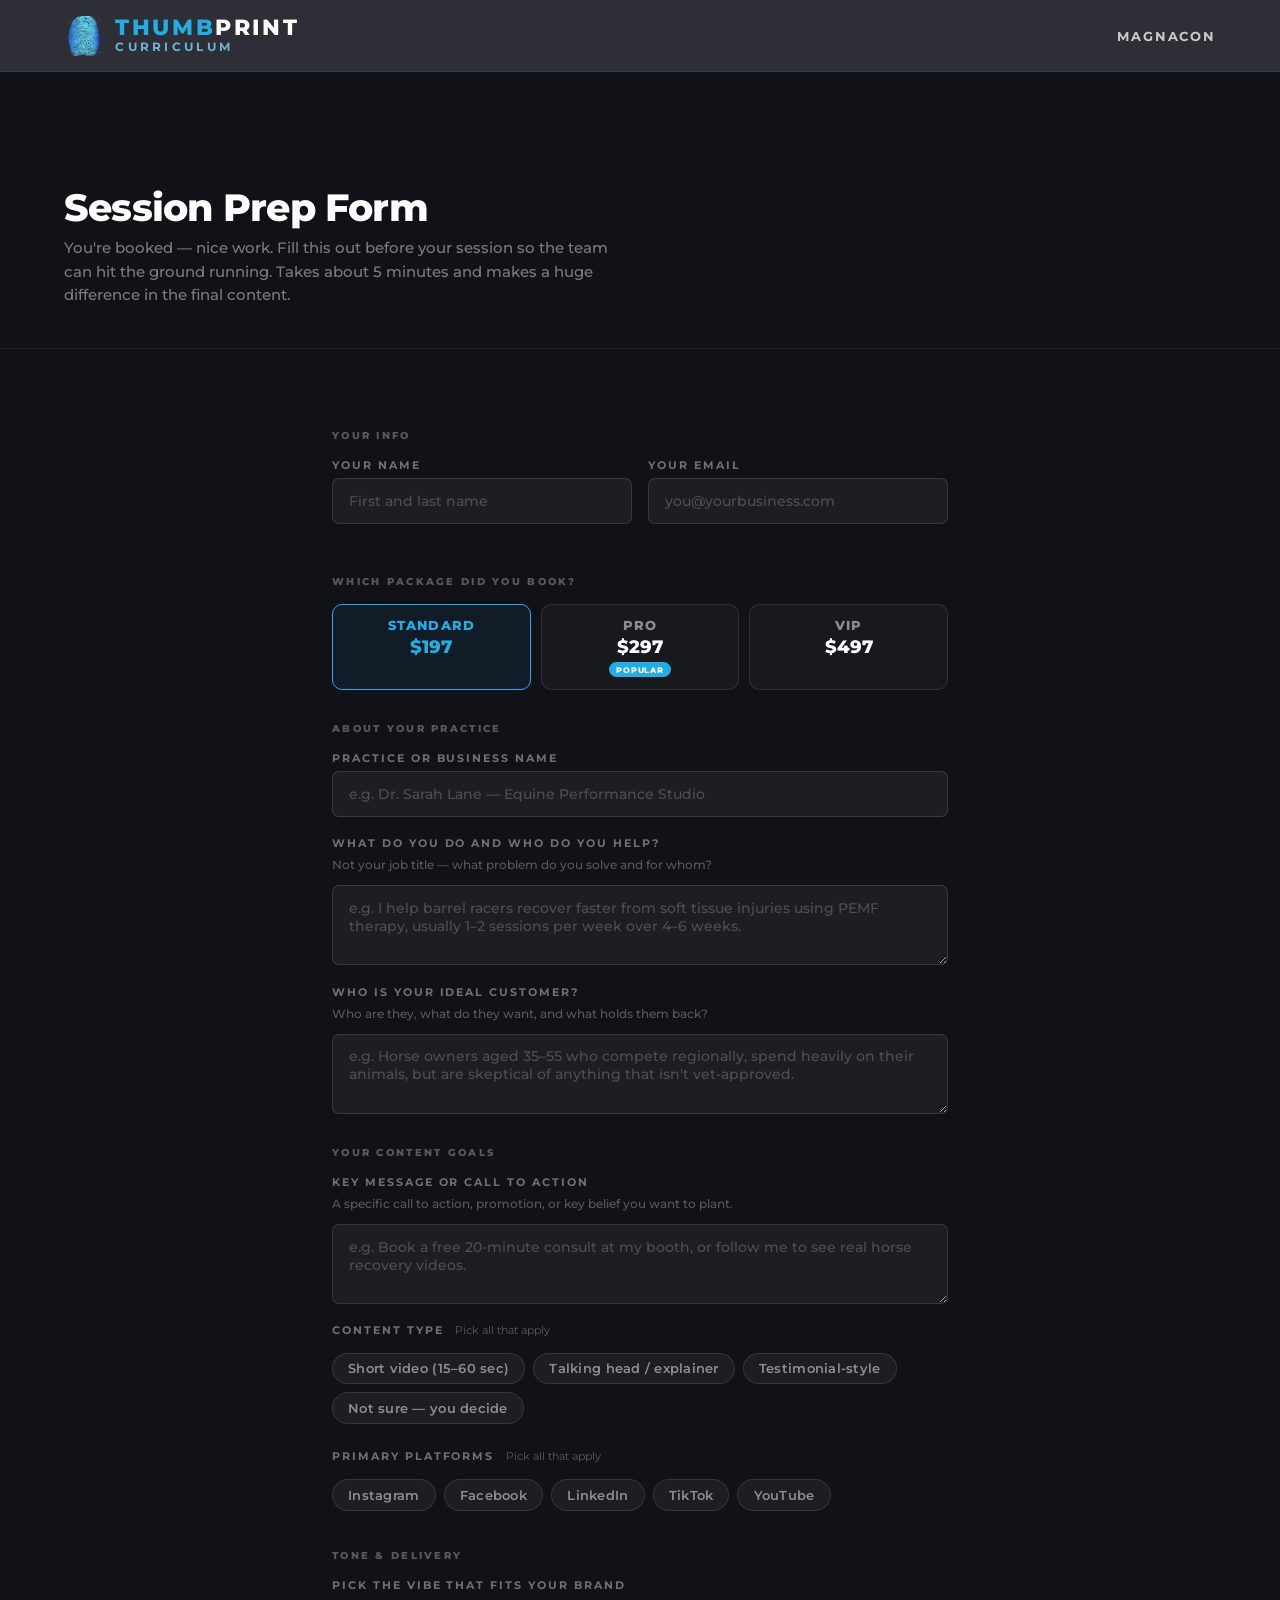
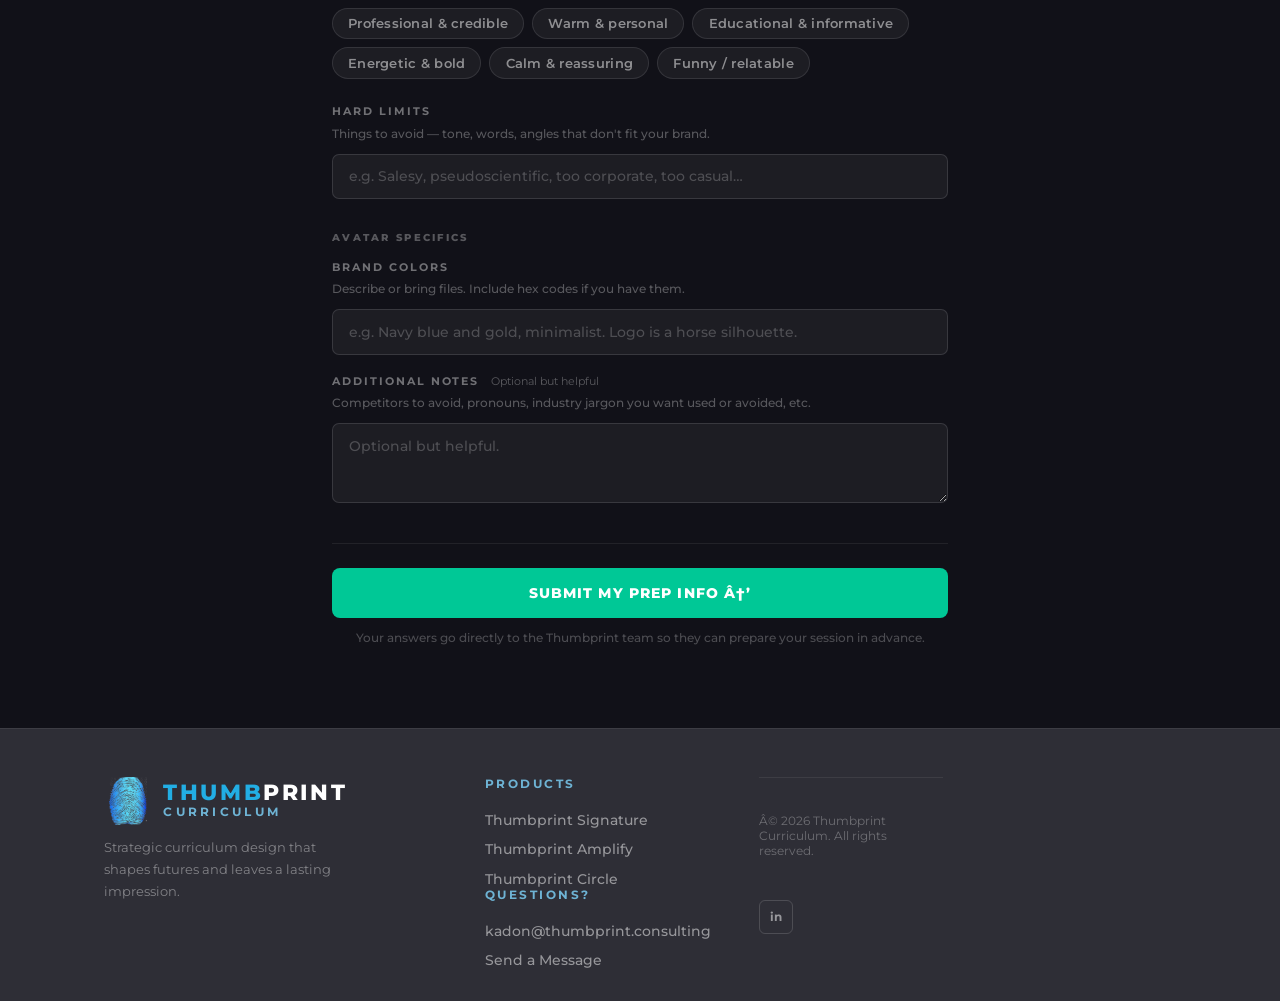
<file: magnacon-prep.html>
﻿<!DOCTYPE html>
<html lang="en">
<head>
  <meta charset="UTF-8" />
  <meta name="viewport" content="width=device-width, initial-scale=1.0" />
  <title>MagnaCon 2026 — Session Prep Form</title>
  <meta name="description" content="Fill out your session prep form before your MagnaCon avatar creation session. Takes about 5 minutes." />
  <link rel="icon" type="image/png" href="Gemini_Generated_Image_bbju21bbju21bbju.png" />
  <link rel="stylesheet" href="style.css" />
  <style>
    body { background: #111118; }

    .prep-hero {
      padding: calc(var(--nav-h) + 2.5rem) clamp(1.5rem,5vw,4rem) 2.5rem;
      border-bottom: 1px solid rgba(255,255,255,.06);
    }
    .prep-hero-eyebrow {
      font-size:.72rem;font-weight:700;letter-spacing:.28em;text-transform:uppercase;
      color:var(--green);margin-bottom:.8rem;
    }
    .prep-hero h1 {
      font-size:clamp(1.7rem,3.5vw,2.4rem);font-weight:800;color:var(--white);
      letter-spacing:-.02em;margin-bottom:.4rem;
    }
    .prep-hero p { font-size:.92rem;color:rgba(255,255,255,.45);line-height:1.6;max-width:560px; }

    .prep-body {
      max-width: 680px;
      margin: 0 auto;
      padding: 3rem clamp(1.5rem,4vw,2rem) 5rem;
    }

    /* â”€â”€ Section labels â”€â”€ */
    .prep-section-label {
      font-size:.65rem;font-weight:800;letter-spacing:.22em;text-transform:uppercase;
      color:rgba(255,255,255,.3);margin:2rem 0 1rem;display:block;
    }
    .prep-section-label:first-child { margin-top:0; }

    /* â”€â”€ Form fields â”€â”€ */
    .field-grid { display:grid;grid-template-columns:1fr 1fr;gap:1rem;margin-bottom:1.2rem; }
    .field-grid.single { grid-template-columns:1fr; }
    .form-field { display:flex;flex-direction:column;gap:.4rem;margin-bottom:1.2rem; }
    .form-label {
      font-size:.68rem;font-weight:700;letter-spacing:.18em;text-transform:uppercase;
      color:rgba(255,255,255,.4);
    }
    .form-input,.form-textarea {
      font-family:var(--font);font-size:.88rem;font-weight:500;
      padding:.8rem 1rem;border-radius:7px;
      border:1.5px solid rgba(255,255,255,.12);
      background:rgba(255,255,255,.05);color:var(--white);
      outline:none;transition:border-color .2s;width:100%;box-sizing:border-box;
    }
    .form-input::placeholder,.form-textarea::placeholder { color:rgba(255,255,255,.22); }
    .form-input:focus,.form-textarea:focus { border-color:var(--blue-bright); }
    .form-textarea { resize:vertical;min-height:80px; }
    .form-hint {
      font-size:.75rem;color:rgba(255,255,255,.3);
      margin:.05rem 0 .3rem;line-height:1.4;display:block;
    }
    .form-hint-inline {
      font-size:.7rem;color:rgba(255,255,255,.3);
      font-weight:400;letter-spacing:0;text-transform:none;margin-left:.4rem;
    }
    .field-error { border-color:#f87171 !important; }

    /* â”€â”€ Package selector â”€â”€ */
    .pkg-pick { display:flex;gap:.6rem;flex-wrap:wrap;margin-bottom:1.4rem; }
    .pkg-pill {
      display:flex;flex-direction:column;align-items:center;
      border:1.5px solid rgba(255,255,255,.1);border-radius:10px;
      padding:.75rem 1.2rem;cursor:pointer;background:rgba(255,255,255,.03);
      transition:all .18s;flex:1;min-width:120px;text-align:center;
    }
    .pkg-pill:hover { border-color:rgba(255,255,255,.25);background:rgba(255,255,255,.05); }
    .pkg-pill.selected { border-color:var(--blue-bright);background:rgba(34,174,228,.07); }
    .pkg-pill-name {
      font-size:.82rem;font-weight:800;color:rgba(255,255,255,.5);
      letter-spacing:.08em;text-transform:uppercase;margin-bottom:.2rem;
    }
    .pkg-pill.selected .pkg-pill-name { color:var(--blue-bright); }
    .pkg-pill-price { font-size:1.1rem;font-weight:800;color:var(--white); }
    .pkg-pill.selected .pkg-pill-price { color:var(--blue-bright); }
    .pkg-pill-tag {
      font-size:.52rem;font-weight:800;letter-spacing:.1em;text-transform:uppercase;
      background:var(--blue-bright);color:#fff;padding:.15rem .45rem;
      border-radius:20px;display:inline-block;margin-top:.3rem;
    }

    /* â”€â”€ Chips â”€â”€ */
    .chip-group { display:flex;flex-wrap:wrap;gap:.5rem;margin-top:.6rem;margin-bottom:.4rem; }
    .chip-group.chip-error { outline:1.5px solid #f87171;border-radius:8px;padding:.4rem; }
    .chip {
      font-family:var(--font);font-size:.8rem;font-weight:600;
      color:rgba(255,255,255,.5);background:rgba(255,255,255,.05);
      border:1.5px solid rgba(255,255,255,.1);border-radius:100px;
      padding:.45rem .95rem;cursor:pointer;transition:all .18s;letter-spacing:.02em;
    }
    .chip:hover { border-color:rgba(255,255,255,.25);color:rgba(255,255,255,.8); }
    .chip.selected { background:rgba(34,174,228,.12);border-color:var(--blue-bright);color:var(--blue-bright); }

    /* â”€â”€ Submit button â”€â”€ */
    .prep-submit-wrap { margin-top:2.5rem;padding-top:1.5rem;border-top:1px solid rgba(255,255,255,.07); }
    .btn-submit {
      font-family:var(--font);font-size:.88rem;font-weight:800;letter-spacing:.08em;
      text-transform:uppercase;background:var(--green);color:#fff;
      border:none;border-radius:8px;padding:1rem 2.5rem;cursor:pointer;
      transition:background .2s,transform .15s;width:100%;
    }
    .btn-submit:hover { background:#00a87e;transform:translateY(-1px); }
    .btn-submit:disabled { opacity:.4;cursor:not-allowed;transform:none; }
    .submit-note {
      font-size:.72rem;color:rgba(255,255,255,.25);text-align:center;
      margin-top:.75rem;line-height:1.5;
    }

    /* â”€â”€ Success â”€â”€ */
    .success-panel { display:none;text-align:center;padding:3rem 1rem; }
    .success-panel.show { display:block; }
    .success-icon {
      width:64px;height:64px;border-radius:50%;
      background:rgba(0,200,150,.12);border:1.5px solid rgba(0,200,150,.3);
      display:flex;align-items:center;justify-content:center;margin:0 auto 1.5rem;
    }
    .success-panel h2 { font-size:1.8rem;font-weight:800;color:var(--white);margin-bottom:.6rem; }
    .success-panel p { font-size:.92rem;color:rgba(255,255,255,.5);line-height:1.75;max-width:460px;margin:0 auto 1.8rem; }

    .error-banner {
      display:none;background:rgba(248,113,113,.1);border:1px solid rgba(248,113,113,.3);
      border-radius:8px;padding:.75rem 1rem;font-size:.82rem;color:#f87171;
      font-weight:600;margin-bottom:1.2rem;
    }
    .error-banner.show { display:block; }

    @media(max-width:540px) {
      .field-grid { grid-template-columns:1fr; }
      .pkg-pick { flex-direction:column; }
    }
  </style>
</head>
<body>

<nav>
  <div class="nav-inner">
    <a href="/" class="nav-logo">
      <div class="nav-logo-img-crop" aria-hidden="true"><img src="Gemini_Generated_Image_bbju21bbju21bbju.png" alt="" /></div>
      <div class="nav-logo-wrap">
        <span><span class="thumb">THUMB</span><span class="print">PRINT</span></span>
        <span class="nav-sub">Curriculum</span>
      </div>
    </a>
    <ul class="nav-links">
      <li class="hide-sm"><a href="magnacon">MagnaCon</a></li>
    </ul>
  </div>
</nav>

<div class="page-body">

  <div class="prep-hero">
    <h1>Session Prep Form</h1>
    <p>You're booked — nice work. Fill this out before your session so the team can hit the ground running. Takes about 5 minutes and makes a huge difference in the final content.</p>
  </div>

  <div class="prep-body">

    <div id="prepForm">

      <div class="error-banner" id="errorBanner">Please fill in all required fields before submitting.</div>

      <!-- YOUR INFO -->
      <span class="prep-section-label">Your Info</span>

      <div class="field-grid">
        <div class="form-field">
          <label class="form-label">Your Name</label>
          <input class="form-input" type="text" id="your_name" placeholder="First and last name" />
        </div>
        <div class="form-field">
          <label class="form-label">Your Email</label>
          <input class="form-input" type="email" id="your_email" placeholder="you@yourbusiness.com" />
        </div>
      </div>

      <!-- PACKAGE -->
      <span class="prep-section-label">Which package did you book?</span>

      <div class="pkg-pick">
        <div class="pkg-pill selected" onclick="pickPkg(this,'Standard')">
          <div class="pkg-pill-name">Standard</div>
          <div class="pkg-pill-price">$197</div>
        </div>
        <div class="pkg-pill" onclick="pickPkg(this,'Pro')">
          <div class="pkg-pill-name">Pro</div>
          <div class="pkg-pill-price">$297</div>
          <div class="pkg-pill-tag">Popular</div>
        </div>
        <div class="pkg-pill" onclick="pickPkg(this,'VIP')">
          <div class="pkg-pill-name">VIP</div>
          <div class="pkg-pill-price">$497</div>
        </div>
      </div>

      <!-- ABOUT YOUR PRACTICE -->
      <span class="prep-section-label">About Your Practice</span>

      <div class="form-field">
        <label class="form-label">Practice or business name</label>
        <input class="form-input" type="text" id="biz_name" placeholder="e.g. Dr. Sarah Lane — Equine Performance Studio" />
      </div>

      <div class="form-field">
        <label class="form-label">What do you do and who do you help?</label>
        <span class="form-hint">Not your job title — what problem do you solve and for whom?</span>
        <textarea class="form-textarea" id="biz_statement" placeholder="e.g. I help barrel racers recover faster from soft tissue injuries using PEMF therapy, usually 1–2 sessions per week over 4–6 weeks."></textarea>
      </div>

      <div class="form-field">
        <label class="form-label">Who is your ideal customer?</label>
        <span class="form-hint">Who are they, what do they want, and what holds them back?</span>
        <textarea class="form-textarea" id="icp" placeholder="e.g. Horse owners aged 35–55 who compete regionally, spend heavily on their animals, but are skeptical of anything that isn't vet-approved."></textarea>
      </div>

      <!-- CONTENT GOALS -->
      <span class="prep-section-label">Your Content Goals</span>

      <div class="form-field">
        <label class="form-label">Key message or call to action</label>
        <span class="form-hint">A specific call to action, promotion, or key belief you want to plant.</span>
        <textarea class="form-textarea" id="cta" placeholder="e.g. Book a free 20-minute consult at my booth, or follow me to see real horse recovery videos."></textarea>
      </div>

      <div class="form-field">
        <label class="form-label">Content type <span class="form-hint-inline">Pick all that apply</span></label>
        <div class="chip-group" id="chips-content">
          <button type="button" class="chip" onclick="toggleChip(this)">Short video (15–60 sec)</button>
          <button type="button" class="chip" onclick="toggleChip(this)">Talking head / explainer</button>
          <button type="button" class="chip" onclick="toggleChip(this)">Testimonial-style</button>
          <button type="button" class="chip" onclick="toggleChip(this)">Not sure — you decide</button>
        </div>
      </div>

      <div class="form-field">
        <label class="form-label">Primary platforms <span class="form-hint-inline">Pick all that apply</span></label>
        <div class="chip-group" id="chips-platform">
          <button type="button" class="chip" onclick="toggleChip(this)">Instagram</button>
          <button type="button" class="chip" onclick="toggleChip(this)">Facebook</button>
          <button type="button" class="chip" onclick="toggleChip(this)">LinkedIn</button>
          <button type="button" class="chip" onclick="toggleChip(this)">TikTok</button>
          <button type="button" class="chip" onclick="toggleChip(this)">YouTube</button>
        </div>
      </div>

      <!-- TONE & DELIVERY -->
      <span class="prep-section-label">Tone &amp; Delivery</span>

      <div class="form-field">
        <label class="form-label">Pick the vibe that fits your brand</label>
        <div class="chip-group" id="chips-tone">
          <button type="button" class="chip" onclick="toggleChip(this)">Professional &amp; credible</button>
          <button type="button" class="chip" onclick="toggleChip(this)">Warm &amp; personal</button>
          <button type="button" class="chip" onclick="toggleChip(this)">Educational &amp; informative</button>
          <button type="button" class="chip" onclick="toggleChip(this)">Energetic &amp; bold</button>
          <button type="button" class="chip" onclick="toggleChip(this)">Calm &amp; reassuring</button>
          <button type="button" class="chip" onclick="toggleChip(this)">Funny / relatable</button>
        </div>
      </div>

      <div class="form-field">
        <label class="form-label">Hard limits</label>
        <span class="form-hint">Things to avoid — tone, words, angles that don't fit your brand.</span>
        <input class="form-input" type="text" id="hard_limits" placeholder="e.g. Salesy, pseudoscientific, too corporate, too casual…" />
      </div>

      <!-- AVATAR SPECIFICS -->
      <span class="prep-section-label">Avatar Specifics</span>

      <div class="form-field">
        <label class="form-label">Brand colors</label>
        <span class="form-hint">Describe or bring files. Include hex codes if you have them.</span>
        <input class="form-input" type="text" id="brand" placeholder="e.g. Navy blue and gold, minimalist. Logo is a horse silhouette." />
      </div>

      <div class="form-field">
        <label class="form-label">Additional notes <span class="form-hint-inline">Optional but helpful</span></label>
        <span class="form-hint">Competitors to avoid, pronouns, industry jargon you want used or avoided, etc.</span>
        <textarea class="form-textarea" id="extra_notes" placeholder="Optional but helpful."></textarea>
      </div>

      <div class="prep-submit-wrap">
        <button class="btn-submit" id="submitBtn" onclick="submitPrep()">Submit My Prep Info â†’</button>
        <p class="submit-note">Your answers go directly to the Thumbprint team so they can prepare your session in advance.</p>
      </div>

    </div><!-- /prepForm -->

    <!-- SUCCESS -->
    <div class="success-panel" id="successPanel">
      <div class="success-icon">
        <svg viewBox="0 0 24 24" fill="none" stroke="var(--green)" stroke-width="2.5" stroke-linecap="round" stroke-linejoin="round" style="width:28px;height:28px"><polyline points="20 6 9 17 4 12"/></svg>
      </div>
      <h2>You're all set.</h2>
      <p>The Thumbprint team has your prep info and will be ready to hit the ground running at your session. See you at MagnaCon!</p>
      <a href="magnacon-pay" class="btn btn-dark" style="display:inline-flex;margin-top:.75rem">Complete Payment â†’</a>
    </div>

  </div><!-- /prep-body -->

</div>

<!-- FOOTER -->
<footer>
  <div class="container">
    <div class="footer-inner">
      <div>
        <a href="/" class="nav-logo">
          <div class="nav-logo-img-crop footer-sz" aria-hidden="true"><img src="Gemini_Generated_Image_bbju21bbju21bbju.png" alt="" /></div>
          <div class="nav-logo-wrap">
            <span><span class="thumb">THUMB</span><span class="print">PRINT</span></span>
            <span class="nav-sub">Curriculum</span>
          </div>
        </a>
        <p class="footer-tagline">Strategic curriculum design that shapes futures and leaves a lasting impression.</p>
      </div>
      <div>
      <div>
        <p class="footer-col-title">Products</p>
        <ul class="footer-links">
          <li><a href="signature">Thumbprint Signature</a></li>
          <li><a href="amplify">Thumbprint Amplify</a></li>
          <li><a href="circle">Thumbprint Circle</a></li>
        </ul>
      </div>
      <div>
        <p class="footer-col-title">Questions?</p>
        <ul class="footer-links">
          <li><a href="mailto:kadon@thumbprint.consulting">kadon@thumbprint.consulting</a></li>
          <li><a href="contact">Send a Message</a></li>
        </ul>
      </div>
    </div>
    <div class="footer-bottom">
      <span class="footer-copy">Â© 2026 Thumbprint Curriculum. All rights reserved.</span>
      <div class="footer-socials">
        <a href="https://www.linkedin.com/company/thumbprint-curriculum/" target="_blank" title="LinkedIn">in</a>
      </div>
    </div>
  </div>
</footer>

<script src="nav.js"></script>
<script>
  var W3F_KEY = '8c53abda-9930-4595-97ad-25a2514794df';
  var selectedPkg = 'Standard';

  function pickPkg(el, name) {
    document.querySelectorAll('.pkg-pill').forEach(function(p) { p.classList.remove('selected'); });
    el.classList.add('selected');
    selectedPkg = name;
  }

  function toggleChip(el) { el.classList.toggle('selected'); }

  function getChips(id) {
    return Array.from(document.querySelectorAll('#' + id + ' .chip.selected'))
      .map(function(c) { return c.textContent.trim(); }).join(', ') || '—';
  }

  function submitPrep() {
    // Clear errors
    ['your_name','your_email','biz_name','biz_statement','icp','cta'].forEach(function(id) {
      document.getElementById(id).classList.remove('field-error');
    });
    ['chips-content','chips-platform','chips-tone'].forEach(function(id) {
      document.getElementById(id).classList.remove('chip-error');
    });
    document.getElementById('errorBanner').classList.remove('show');

    var firstError = null;
    function markErr(el) { el.classList.add('field-error'); if (!firstError) firstError = el; }

    ['your_name','your_email','biz_name','biz_statement','icp','cta'].forEach(function(id) {
      var el = document.getElementById(id);
      if (!el.value.trim()) markErr(el);
    });
    ['chips-content','chips-platform','chips-tone'].forEach(function(id) {
      var grp = document.getElementById(id);
      if (!grp.querySelector('.chip.selected')) {
        grp.classList.add('chip-error');
        if (!firstError) firstError = grp;
      }
    });

    if (firstError) {
      document.getElementById('errorBanner').classList.add('show');
      firstError.scrollIntoView({ behavior: 'smooth', block: 'center' });
      return;
    }

    var btn = document.getElementById('submitBtn');
    btn.disabled = true;
    btn.textContent = 'Submitting…';

    var name  = document.getElementById('your_name').value.trim();
    var email = document.getElementById('your_email').value.trim();

    var payload = {
      access_key:  W3F_KEY,
      subject:     'MagnaCon Session Prep — ' + selectedPkg + ' — ' + name,
      from_name:   name,
      replyto:     email,
      'Name':      name,
      'Email':     email,
      'Package':   selectedPkg,
      'Business Name':  document.getElementById('biz_name').value.trim()      || '—',
      'What You Do':    document.getElementById('biz_statement').value.trim()  || '—',
      'Ideal Customer': document.getElementById('icp').value.trim()            || '—',
      'Key CTA':        document.getElementById('cta').value.trim()            || '—',
      'Content Types':  getChips('chips-content'),
      'Platforms':      getChips('chips-platform'),
      'Tone':           getChips('chips-tone'),
      'Hard Limits':    document.getElementById('hard_limits').value.trim()    || '—',
      'Brand Colors':   document.getElementById('brand').value.trim()          || '—',
      'Extra Notes':    document.getElementById('extra_notes').value.trim()    || '—'
    };

    fetch('https://api.web3forms.com/submit', {
      method:  'POST',
      headers: { 'Content-Type': 'application/json', 'Accept': 'application/json' },
      body:    JSON.stringify(payload)
    })
    .then(function(res) { return res.json(); })
    .then(function(data) {
      if (data.success) {
        document.getElementById('prepForm').style.display = 'none';
        document.getElementById('successPanel').classList.add('show');
        window.scrollTo({ top: 0, behavior: 'smooth' });
      } else {
        btn.disabled = false;
        btn.textContent = 'Submit My Prep Info â†’';
        document.getElementById('errorBanner').textContent = 'Something went wrong — please try again.';
        document.getElementById('errorBanner').classList.add('show');
      }
    })
    .catch(function() {
      btn.disabled = false;
      btn.textContent = 'Submit My Prep Info â†’';
      document.getElementById('errorBanner').textContent = 'Network error — please check your connection and try again.';
      document.getElementById('errorBanner').classList.add('show');
    });
  }
</script>
</body>
</html>
</file>
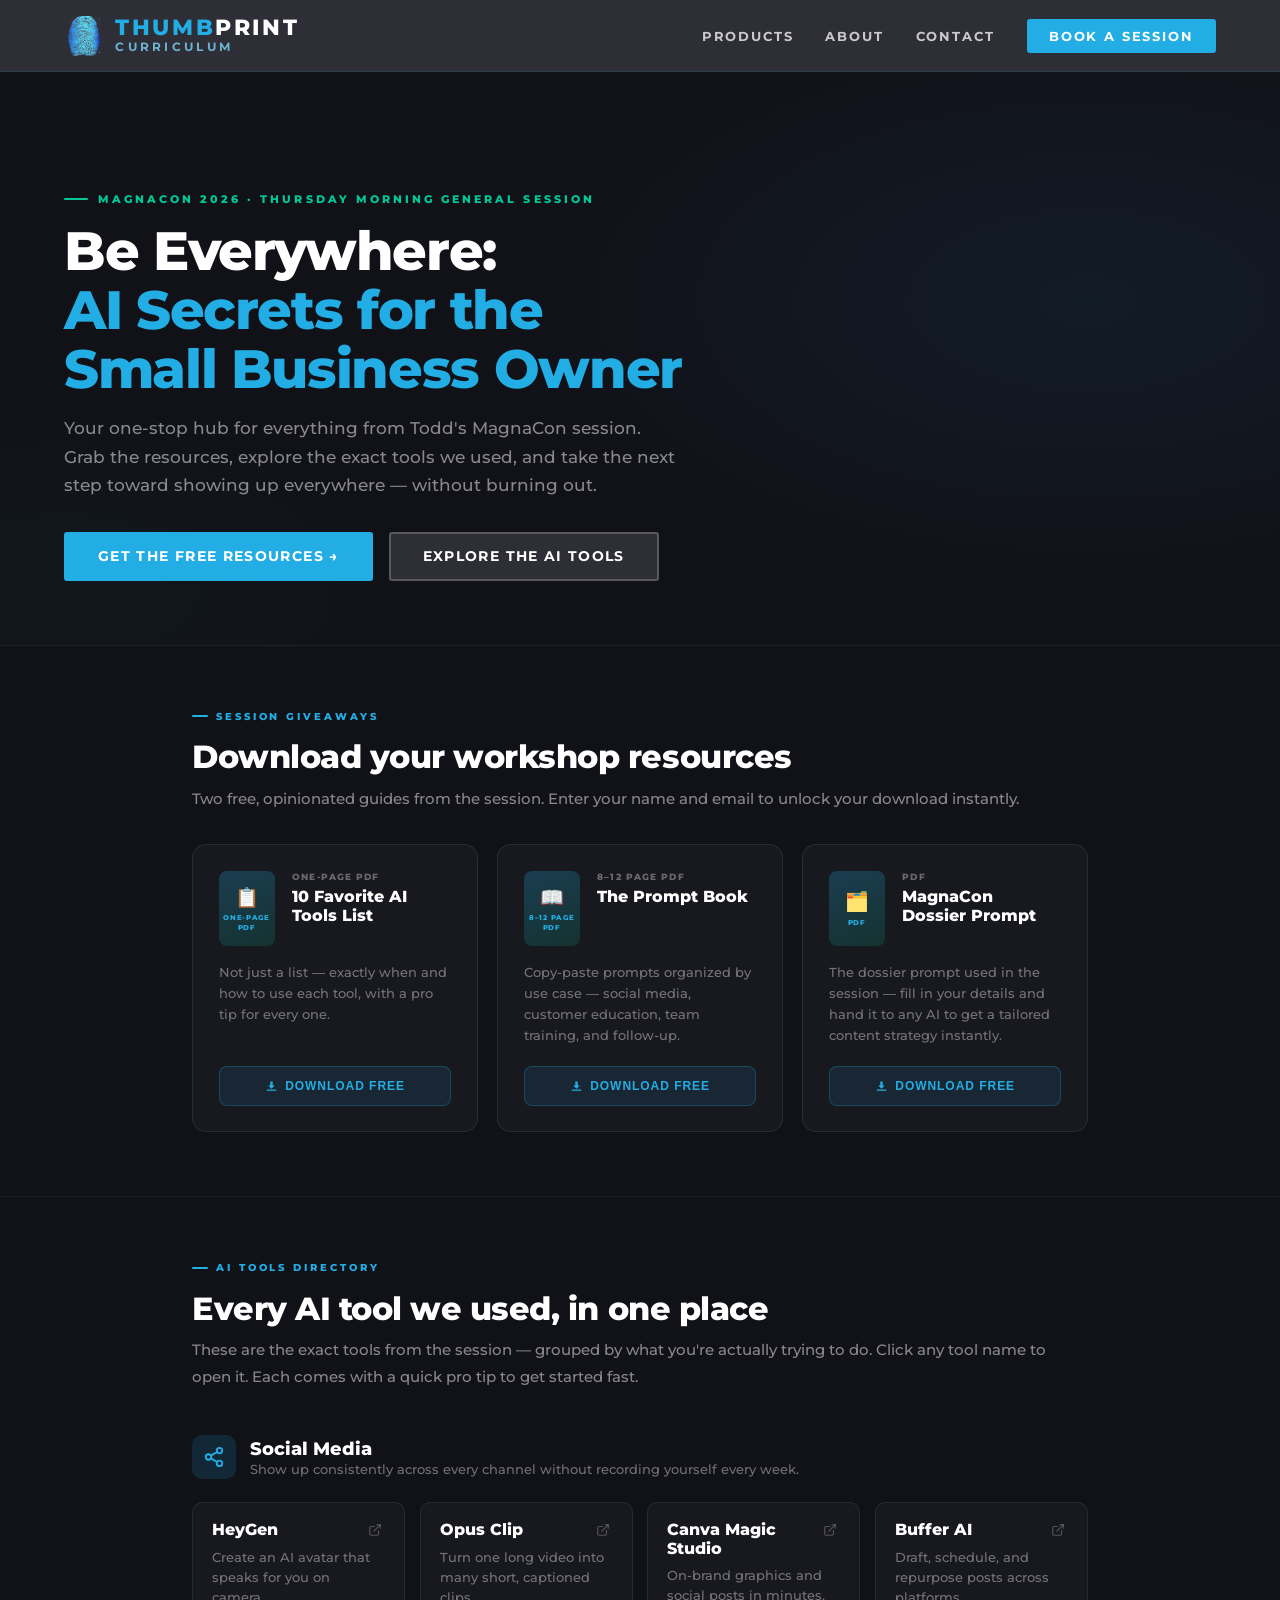
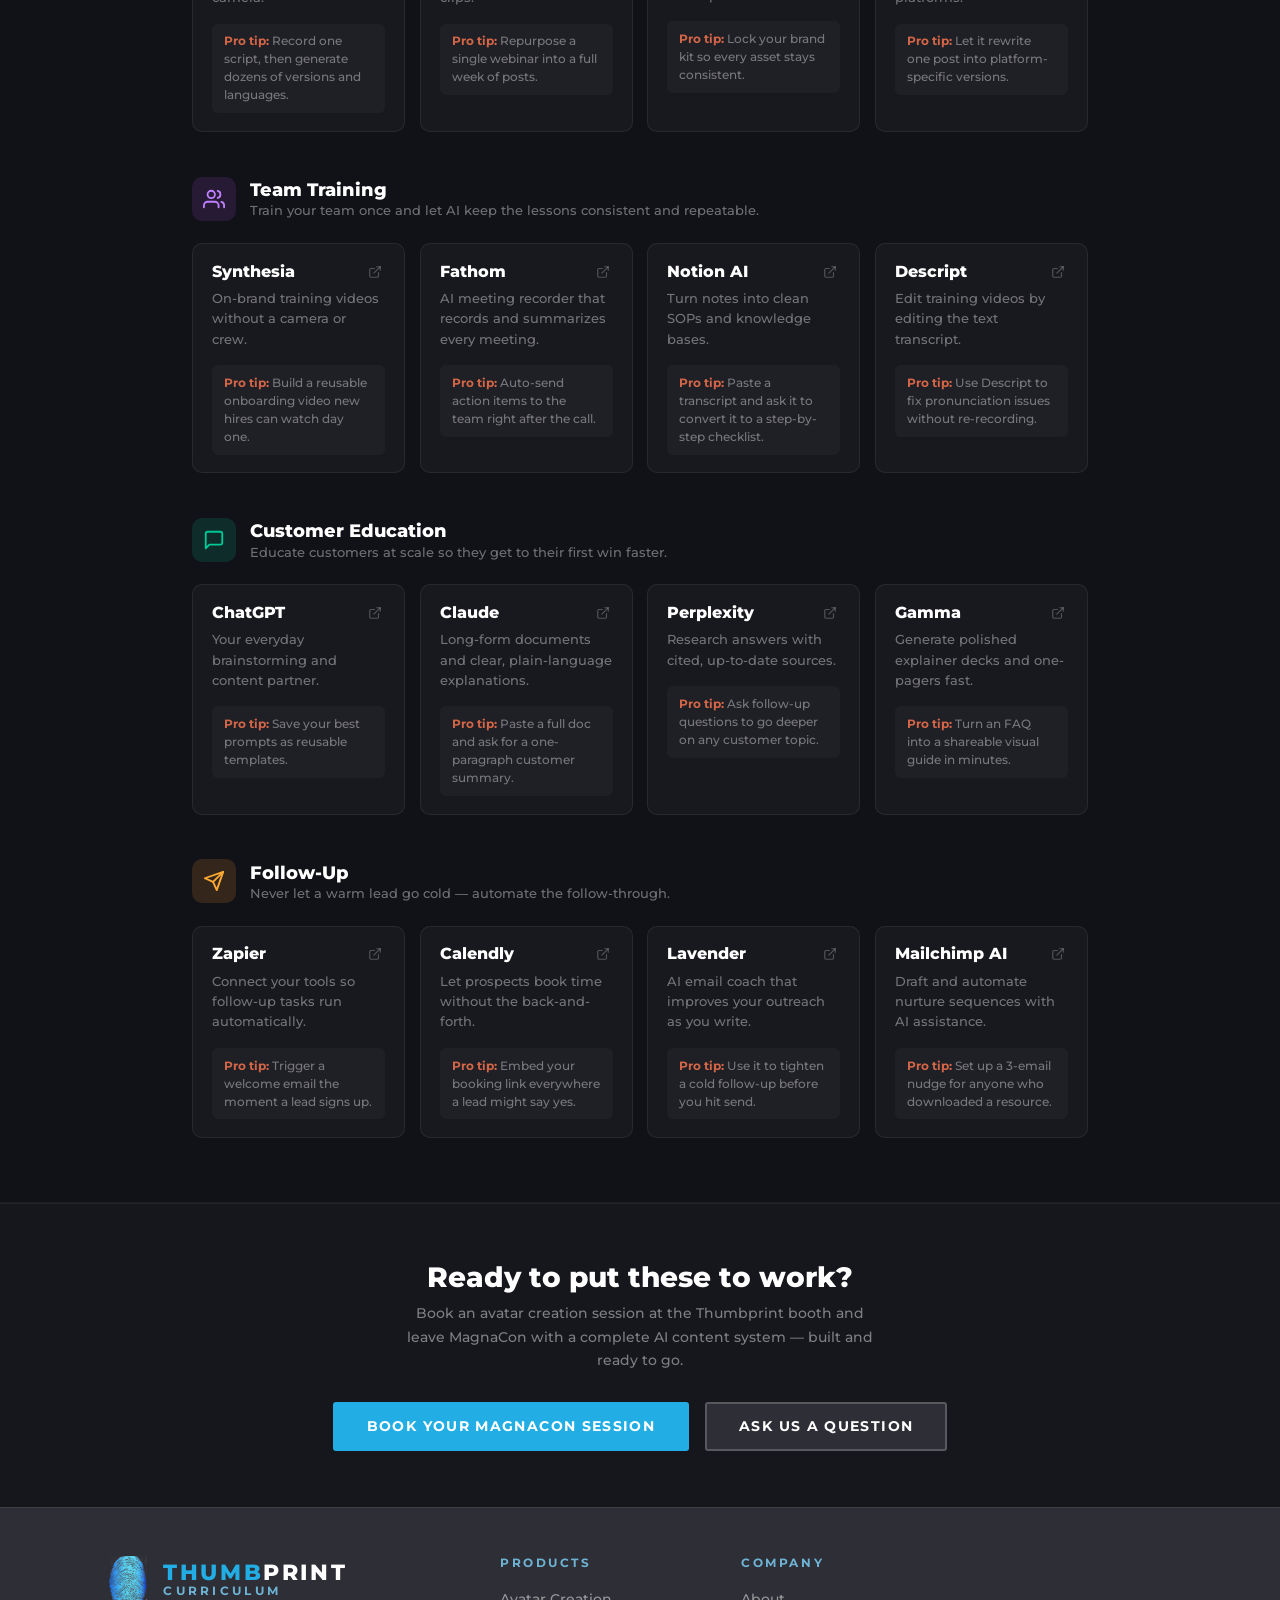
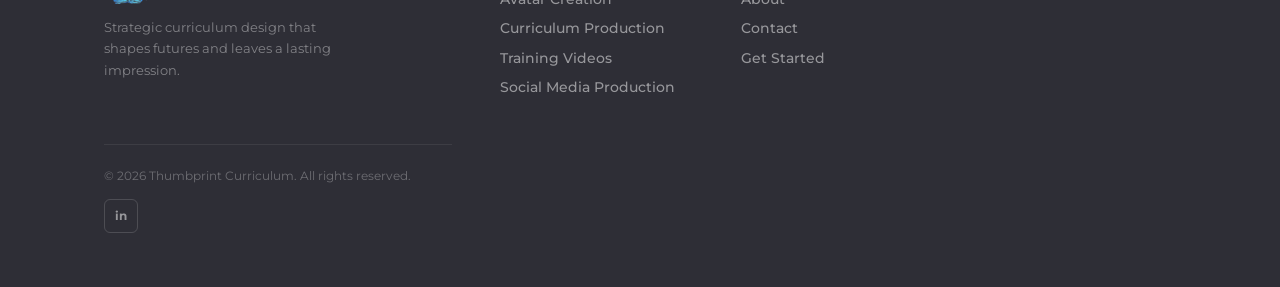
<file: magnacon-workshop.html>
﻿<!DOCTYPE html>
<html lang="en">
<head>
  <meta charset="UTF-8" />
  <meta name="viewport" content="width=device-width, initial-scale=1.0" />
  <title>Be Everywhere: AI Secrets for the Small Business Owner — MagnaCon 2026</title>
  <meta name="description" content="Your one-stop hub for everything from Todd's MagnaCon session. The exact AI tools, resources, and next steps — without the burnout." />
  <link rel="icon" type="image/png" href="Gemini_Generated_Image_bbju21bbju21bbju.png" />
  <link rel="stylesheet" href="style.css" />
  <style>
    body { background: #111118; }

    /* ── Hero ── */
    .tw-hero {
      padding: calc(var(--nav-h) + 3rem) clamp(1.5rem,5vw,4rem) 4rem;
      border-bottom: 1px solid rgba(255,255,255,.06);
      position: relative;
      overflow: hidden;
    }
    .tw-hero::before {
      content: '';
      position: absolute;
      inset: 0;
      background: radial-gradient(ellipse 70% 80% at 85% 40%, rgba(34,174,228,.07) 0%, transparent 65%),
                  radial-gradient(ellipse 50% 60% at 5% 90%, rgba(0,200,150,.04) 0%, transparent 60%);
      pointer-events: none;
    }
    .tw-hero-inner { max-width: 820px; position: relative; z-index: 1; }
    .tw-eyebrow {
      font-size: .68rem; font-weight: 800; letter-spacing: .28em; text-transform: uppercase;
      color: var(--green); margin-bottom: 1rem; display: flex; align-items: center; gap: .6rem;
    }
    .tw-eyebrow::before { content: ''; width: 24px; height: 2px; background: var(--green); border-radius: 2px; }
    .tw-hero h1 {
      font-size: clamp(2rem,5vw,3.4rem); font-weight: 800; color: var(--white);
      letter-spacing: -.025em; line-height: 1.08; margin-bottom: 1rem;
    }
    .tw-hero h1 em { font-style: normal; color: var(--blue-bright); }
    .tw-hero-sub {
      font-size: 1.05rem; color: rgba(255,255,255,.5); line-height: 1.7;
      max-width: 620px; margin-bottom: 2rem;
    }
    .tw-meta { display: flex; gap: 1.5rem; flex-wrap: wrap; margin-bottom: 2.2rem; }
    .tw-meta-item {
      font-size: .72rem; font-weight: 700; letter-spacing: .1em; text-transform: uppercase;
      color: rgba(255,255,255,.3); display: flex; align-items: center; gap: .4rem;
    }
    .tw-meta-item span { color: rgba(255,255,255,.6); }
    .tw-hero-btns { display: flex; gap: 1rem; flex-wrap: wrap; }

    /* ── Page sections ── */
    .tw-section { max-width: 960px; margin: 0 auto; padding: 4rem clamp(1.5rem,4vw,2rem); }
    .tw-section + .tw-section { border-top: 1px solid rgba(255,255,255,.05); }
    .tw-label {
      font-size: .65rem; font-weight: 800; letter-spacing: .28em; text-transform: uppercase;
      color: var(--blue-bright); margin-bottom: .9rem; display: flex; align-items: center; gap: .5rem;
    }
    .tw-label::before { content: ''; width: 16px; height: 2px; background: var(--blue-bright); border-radius: 2px; }
    .tw-h2 { font-size: clamp(1.4rem,2.8vw,2rem); font-weight: 800; color: var(--white); letter-spacing: -.015em; margin-bottom: .6rem; }
    .tw-body { font-size: .95rem; color: rgba(255,255,255,.5); line-height: 1.75; }

    /* ── Resource download cards ── */
    .resource-grid { display: grid; grid-template-columns: repeat(auto-fit, minmax(280px,1fr)); gap: 1.2rem; margin-top: 2rem; }
    .resource-card {
      background: rgba(255,255,255,.03); border: 1.5px solid rgba(255,255,255,.08);
      border-radius: 14px; padding: 1.6rem; display: flex; flex-direction: column; gap: 0;
      transition: border-color .2s;
    }
    .resource-card:hover { border-color: rgba(255,255,255,.18); }
    .resource-card-top { display: flex; align-items: flex-start; gap: 1.1rem; margin-bottom: 1rem; }
    .resource-thumb {
      width: 56px; flex-shrink: 0; border-radius: 8px; overflow: hidden;
      background: linear-gradient(160deg,rgba(34,174,228,.25),rgba(0,200,150,.15));
      aspect-ratio: 3/4; display: flex; flex-direction: column; align-items: center;
      justify-content: center; gap: .3rem;
    }
    .resource-thumb-label {
      font-size: .44rem; font-weight: 800; letter-spacing: .1em; text-transform: uppercase;
      color: var(--blue-bright); text-align: center; padding: 0 .25rem; line-height: 1.3;
    }
    .resource-thumb-icon { font-size: 1.2rem; }
    .resource-info { flex: 1; display: flex; flex-direction: column; }
    .resource-badge {
      font-size: .58rem; font-weight: 800; letter-spacing: .12em; text-transform: uppercase;
      color: rgba(255,255,255,.35); margin-bottom: .35rem; display: block;
    }
    .resource-title { font-size: 1rem; font-weight: 800; color: var(--white); margin-bottom: 0; }
    .resource-desc { font-size: .83rem; color: rgba(255,255,255,.4); line-height: 1.6; flex: 1; margin-bottom: 1.2rem; }
    .resource-dl {
      display: flex; align-items: center; justify-content: center; gap: .45rem;
      font-size: .75rem; font-weight: 800; letter-spacing: .08em; text-transform: uppercase;
      color: var(--blue-bright); background: rgba(34,174,228,.1); border: 1px solid rgba(34,174,228,.25);
      border-radius: 8px; padding: .75rem 1rem; text-decoration: none;
      transition: background .2s, border-color .2s; cursor: pointer; width: 100%; box-sizing: border-box;
    }
    .resource-dl:hover { background: rgba(34,174,228,.2); border-color: rgba(34,174,228,.45); }
    .resource-note { font-size: .72rem; color: rgba(255,255,255,.25); margin-top: 1rem; font-style: italic; }

    /* ── Tool category ── */
    .tool-category { margin-top: 2.8rem; }
    .tool-category:first-child { margin-top: 1.5rem; }
    .cat-header { display: flex; align-items: center; gap: .9rem; margin-bottom: 1.4rem; }
    .cat-icon {
      width: 44px; height: 44px; border-radius: 10px; flex-shrink: 0;
      display: flex; align-items: center; justify-content: center;
    }
    .cat-icon svg { width: 22px; height: 22px; }
    .cat-icon.social   { background: rgba(34,174,228,.15); }
    .cat-icon.training { background: rgba(160,80,220,.15); }
    .cat-icon.edu      { background: rgba(0,200,150,.15); }
    .cat-icon.followup { background: rgba(255,160,40,.15); }
    .cat-title { font-size: 1.1rem; font-weight: 800; color: var(--white); margin-bottom: .15rem; }
    .cat-sub   { font-size: .82rem; color: rgba(255,255,255,.4); }
    .tool-grid { display: grid; grid-template-columns: repeat(4, 1fr); gap: .9rem; }
    .tool-card {
      background: rgba(255,255,255,.03); border: 1.5px solid rgba(255,255,255,.07);
      border-radius: 10px; padding: 1.1rem 1.2rem;
      display: flex; flex-direction: column; gap: .3rem;
      transition: border-color .2s, background .2s;
    }
    .tool-card:hover { border-color: rgba(255,255,255,.15); background: rgba(255,255,255,.05); }
    .tool-header { display: flex; align-items: flex-start; justify-content: space-between; gap: .5rem; }
    .tool-name { font-size: .97rem; font-weight: 800; color: var(--white); }
    .tool-ext {
      flex-shrink: 0; width: 20px; height: 20px; display: flex; align-items: center;
      justify-content: center; color: rgba(255,255,255,.25); text-decoration: none;
      transition: color .2s;
    }
    .tool-ext:hover { color: var(--blue-bright); }
    .tool-ext svg { width: 14px; height: 14px; }
    .tool-desc { font-size: .82rem; color: rgba(255,255,255,.4); line-height: 1.55; margin-top: .1rem; }
    .tool-protip {
      margin-top: .7rem; padding: .55rem .75rem;
      background: rgba(255,255,255,.03); border-radius: 6px;
      font-size: .75rem; color: rgba(255,255,255,.4); line-height: 1.5;
    }
    .tool-protip strong { color: rgba(255,120,80,.8); font-weight: 700; }

    /* ── CTA strip ── */
    .tw-cta-strip {
      background: rgba(255,255,255,.02); border-top: 1px solid rgba(255,255,255,.06);
      padding: 3.5rem clamp(1.5rem,4vw,2rem); text-align: center;
    }
    .tw-cta-strip h2 { font-size: clamp(1.3rem,2.5vw,1.75rem); font-weight: 800; color: var(--white); margin-bottom: .5rem; }
    .tw-cta-strip p { font-size: .9rem; color: rgba(255,255,255,.45); max-width: 480px; margin: 0 auto 1.8rem; line-height: 1.65; }
    .tw-btn-row { display: flex; gap: 1rem; justify-content: center; flex-wrap: wrap; }

    @media (max-width: 860px) {
      .tool-grid { grid-template-columns: repeat(2, 1fr); }
    }
    @media (max-width: 640px) {
      .tw-section { padding: 3rem 1.2rem; }
      .tool-grid { grid-template-columns: 1fr; }
      .resource-grid { grid-template-columns: 1fr; }
      .tw-hero-btns { flex-direction: column; }
    }
  </style>
</head>
<body>

<nav>
  <div class="nav-inner">
    <a href="/" class="nav-logo">
      <div class="nav-logo-img-crop" aria-hidden="true"><img src="Gemini_Generated_Image_bbju21bbju21bbju.png" alt="" /></div>
      <div class="nav-logo-wrap">
        <span><span class="thumb">THUMB</span><span class="print">PRINT</span></span>
        <span class="nav-sub">Curriculum</span>
      </div>
    </a>
    <ul class="nav-links">
      <li class="hide-sm"><a href="products">Products</a></li>
      <li class="hide-sm"><a href="about">About</a></li>
      <li class="hide-sm"><a href="contact">Contact</a></li>
      <li><a href="magnacon" class="nav-cta">Book a Session</a></li>
    </ul>
  </div>
</nav>

<div class="page-body">

  <!-- HERO -->
  <div class="tw-hero">
    <div class="tw-hero-inner">
      <p class="tw-eyebrow">MagnaCon 2026 · Thursday Morning General Session</p>
      <h1>Be Everywhere:<br><em>AI Secrets for the<br>Small Business Owner</em></h1>
      <p class="tw-hero-sub">Your one-stop hub for everything from Todd's MagnaCon session. Grab the resources, explore the exact tools we used, and take the next step toward showing up everywhere — without burning out.</p>
      <div class="tw-hero-btns">
        <a href="#resources" class="btn btn-primary">Get the Free Resources →</a>
        <a href="#tools" class="btn btn-dark">Explore the AI Tools</a>
      </div>
    </div>
  </div>

  <!-- SESSION GIVEAWAYS -->
  <div style="background:#111118; border-bottom:1px solid rgba(255,255,255,.05)" id="resources">
    <div class="tw-section">
      <p class="tw-label">Session Giveaways</p>
      <h2 class="tw-h2">Download your workshop resources</h2>
      <p class="tw-body">Two free, opinionated guides from the session. Enter your name and email to unlock your download instantly.</p>

      <div class="resource-grid">

        <div class="resource-card">
          <div class="resource-card-top">
            <div class="resource-thumb">
              <div class="resource-thumb-icon">📋</div>
              <div class="resource-thumb-label">One-page PDF</div>
            </div>
            <div class="resource-info">
              <span class="resource-badge">One-page PDF</span>
              <div class="resource-title">10 Favorite AI Tools List</div>
            </div>
          </div>
          <div class="resource-desc">Not just a list — exactly when and how to use each tool, with a pro tip for every one.</div>
          <button onclick="openDlModal('AI Tools for Modern Productivity','AI-Tools-for-Modern-Productivity - MagnaCon.pdf')" class="resource-dl">
            <svg viewBox="0 0 16 16" fill="currentColor" width="13" height="13"><path d="M8 12l-4-4h2.5V3h3v5H12L8 12z"/><rect x="2" y="13" width="12" height="1.5" rx=".75"/></svg>
            Download Free
          </button>
        </div>

        <div class="resource-card">
          <div class="resource-card-top">
            <div class="resource-thumb">
              <div class="resource-thumb-icon">📖</div>
              <div class="resource-thumb-label">8–12 page PDF</div>
            </div>
            <div class="resource-info">
              <span class="resource-badge">8–12 page PDF</span>
              <div class="resource-title">The Prompt Book</div>
            </div>
          </div>
          <div class="resource-desc">Copy-paste prompts organized by use case — social media, customer education, team training, and follow-up.</div>
          <button onclick="openDlModal('Thumbprint Curriculum Prompt Book','Thumbprint Curriculum Prompt Book - MagnaCon.pdf')" class="resource-dl">
            <svg viewBox="0 0 16 16" fill="currentColor" width="13" height="13"><path d="M8 12l-4-4h2.5V3h3v5H12L8 12z"/><rect x="2" y="13" width="12" height="1.5" rx=".75"/></svg>
            Download Free
          </button>
        </div>

        <div class="resource-card">
          <div class="resource-card-top">
            <div class="resource-thumb">
              <div class="resource-thumb-icon">🗂️</div>
              <div class="resource-thumb-label">PDF</div>
            </div>
            <div class="resource-info">
              <span class="resource-badge">PDF</span>
              <div class="resource-title">MagnaCon Dossier Prompt</div>
            </div>
          </div>
          <div class="resource-desc">The dossier prompt used in the session — fill in your details and hand it to any AI to get a tailored content strategy instantly.</div>
          <button onclick="openDlModal('MagnaCon Dossier Prompt','MagnaCon Dossier Prompt.pdf')" class="resource-dl">
            <svg viewBox="0 0 16 16" fill="currentColor" width="13" height="13"><path d="M8 12l-4-4h2.5V3h3v5H12L8 12z"/><rect x="2" y="13" width="12" height="1.5" rx=".75"/></svg>
            Download Free
          </button>
        </div>

      </div>
    </div>
  </div>

  <!-- AI TOOLS DIRECTORY -->
  <div style="background:#111118; border-bottom:1px solid rgba(255,255,255,.05)" id="tools">
    <div class="tw-section">
      <p class="tw-label">AI Tools Directory</p>
      <h2 class="tw-h2">Every AI tool we used, in one place</h2>
      <p class="tw-body">These are the exact tools from the session — grouped by what you're actually trying to do. Click any tool name to open it. Each comes with a quick pro tip to get started fast.</p>

      <!-- Social Media -->
      <div class="tool-category">
        <div class="cat-header">
          <div class="cat-icon social">
            <svg viewBox="0 0 24 24" fill="none" stroke="var(--blue-bright)" stroke-width="2" stroke-linecap="round" stroke-linejoin="round">
              <circle cx="18" cy="5" r="3"/><circle cx="6" cy="12" r="3"/><circle cx="18" cy="19" r="3"/>
              <line x1="8.59" y1="13.51" x2="15.42" y2="17.49"/><line x1="15.41" y1="6.51" x2="8.59" y2="10.49"/>
            </svg>
          </div>
          <div>
            <div class="cat-title">Social Media</div>
            <div class="cat-sub">Show up consistently across every channel without recording yourself every week.</div>
          </div>
        </div>
        <div class="tool-grid">

          <div class="tool-card">
            <div class="tool-header">
              <div class="tool-name">HeyGen</div>
              <a href="https://www.heygen.com" target="_blank" rel="noopener" class="tool-ext" title="Open HeyGen">
                <svg viewBox="0 0 24 24" fill="none" stroke="currentColor" stroke-width="2" stroke-linecap="round" stroke-linejoin="round"><path d="M18 13v6a2 2 0 01-2 2H5a2 2 0 01-2-2V8a2 2 0 012-2h6"/><polyline points="15 3 21 3 21 9"/><line x1="10" y1="14" x2="21" y2="3"/></svg>
              </a>
            </div>
            <div class="tool-desc">Create an AI avatar that speaks for you on camera.</div>
            <div class="tool-protip"><strong>Pro tip:</strong> Record one script, then generate dozens of versions and languages.</div>
          </div>

          <div class="tool-card">
            <div class="tool-header">
              <div class="tool-name">Opus Clip</div>
              <a href="https://www.opus.pro" target="_blank" rel="noopener" class="tool-ext" title="Open Opus Clip">
                <svg viewBox="0 0 24 24" fill="none" stroke="currentColor" stroke-width="2" stroke-linecap="round" stroke-linejoin="round"><path d="M18 13v6a2 2 0 01-2 2H5a2 2 0 01-2-2V8a2 2 0 012-2h6"/><polyline points="15 3 21 3 21 9"/><line x1="10" y1="14" x2="21" y2="3"/></svg>
              </a>
            </div>
            <div class="tool-desc">Turn one long video into many short, captioned clips.</div>
            <div class="tool-protip"><strong>Pro tip:</strong> Repurpose a single webinar into a full week of posts.</div>
          </div>

          <div class="tool-card">
            <div class="tool-header">
              <div class="tool-name">Canva Magic Studio</div>
              <a href="https://www.canva.com" target="_blank" rel="noopener" class="tool-ext" title="Open Canva">
                <svg viewBox="0 0 24 24" fill="none" stroke="currentColor" stroke-width="2" stroke-linecap="round" stroke-linejoin="round"><path d="M18 13v6a2 2 0 01-2 2H5a2 2 0 01-2-2V8a2 2 0 012-2h6"/><polyline points="15 3 21 3 21 9"/><line x1="10" y1="14" x2="21" y2="3"/></svg>
              </a>
            </div>
            <div class="tool-desc">On-brand graphics and social posts in minutes.</div>
            <div class="tool-protip"><strong>Pro tip:</strong> Lock your brand kit so every asset stays consistent.</div>
          </div>

          <div class="tool-card">
            <div class="tool-header">
              <div class="tool-name">Buffer AI</div>
              <a href="https://buffer.com" target="_blank" rel="noopener" class="tool-ext" title="Open Buffer">
                <svg viewBox="0 0 24 24" fill="none" stroke="currentColor" stroke-width="2" stroke-linecap="round" stroke-linejoin="round"><path d="M18 13v6a2 2 0 01-2 2H5a2 2 0 01-2-2V8a2 2 0 012-2h6"/><polyline points="15 3 21 3 21 9"/><line x1="10" y1="14" x2="21" y2="3"/></svg>
              </a>
            </div>
            <div class="tool-desc">Draft, schedule, and repurpose posts across platforms.</div>
            <div class="tool-protip"><strong>Pro tip:</strong> Let it rewrite one post into platform-specific versions.</div>
          </div>

        </div>
      </div>

      <!-- Team Training -->
      <div class="tool-category">
        <div class="cat-header">
          <div class="cat-icon training">
            <svg viewBox="0 0 24 24" fill="none" stroke="#c080ff" stroke-width="2" stroke-linecap="round" stroke-linejoin="round">
              <path d="M17 21v-2a4 4 0 00-4-4H5a4 4 0 00-4 4v2"/><circle cx="9" cy="7" r="4"/>
              <path d="M23 21v-2a4 4 0 00-3-3.87"/><path d="M16 3.13a4 4 0 010 7.75"/>
            </svg>
          </div>
          <div>
            <div class="cat-title">Team Training</div>
            <div class="cat-sub">Train your team once and let AI keep the lessons consistent and repeatable.</div>
          </div>
        </div>
        <div class="tool-grid">

          <div class="tool-card">
            <div class="tool-header">
              <div class="tool-name">Synthesia</div>
              <a href="https://www.synthesia.io" target="_blank" rel="noopener" class="tool-ext" title="Open Synthesia">
                <svg viewBox="0 0 24 24" fill="none" stroke="currentColor" stroke-width="2" stroke-linecap="round" stroke-linejoin="round"><path d="M18 13v6a2 2 0 01-2 2H5a2 2 0 01-2-2V8a2 2 0 012-2h6"/><polyline points="15 3 21 3 21 9"/><line x1="10" y1="14" x2="21" y2="3"/></svg>
              </a>
            </div>
            <div class="tool-desc">On-brand training videos without a camera or crew.</div>
            <div class="tool-protip"><strong>Pro tip:</strong> Build a reusable onboarding video new hires can watch day one.</div>
          </div>

          <div class="tool-card">
            <div class="tool-header">
              <div class="tool-name">Fathom</div>
              <a href="https://fathom.video" target="_blank" rel="noopener" class="tool-ext" title="Open Fathom">
                <svg viewBox="0 0 24 24" fill="none" stroke="currentColor" stroke-width="2" stroke-linecap="round" stroke-linejoin="round"><path d="M18 13v6a2 2 0 01-2 2H5a2 2 0 01-2-2V8a2 2 0 012-2h6"/><polyline points="15 3 21 3 21 9"/><line x1="10" y1="14" x2="21" y2="3"/></svg>
              </a>
            </div>
            <div class="tool-desc">AI meeting recorder that records and summarizes every meeting.</div>
            <div class="tool-protip"><strong>Pro tip:</strong> Auto-send action items to the team right after the call.</div>
          </div>

          <div class="tool-card">
            <div class="tool-header">
              <div class="tool-name">Notion AI</div>
              <a href="https://www.notion.so" target="_blank" rel="noopener" class="tool-ext" title="Open Notion">
                <svg viewBox="0 0 24 24" fill="none" stroke="currentColor" stroke-width="2" stroke-linecap="round" stroke-linejoin="round"><path d="M18 13v6a2 2 0 01-2 2H5a2 2 0 01-2-2V8a2 2 0 012-2h6"/><polyline points="15 3 21 3 21 9"/><line x1="10" y1="14" x2="21" y2="3"/></svg>
              </a>
            </div>
            <div class="tool-desc">Turn notes into clean SOPs and knowledge bases.</div>
            <div class="tool-protip"><strong>Pro tip:</strong> Paste a transcript and ask it to convert it to a step-by-step checklist.</div>
          </div>

          <div class="tool-card">
            <div class="tool-header">
              <div class="tool-name">Descript</div>
              <a href="https://www.descript.com" target="_blank" rel="noopener" class="tool-ext" title="Open Descript">
                <svg viewBox="0 0 24 24" fill="none" stroke="currentColor" stroke-width="2" stroke-linecap="round" stroke-linejoin="round"><path d="M18 13v6a2 2 0 01-2 2H5a2 2 0 01-2-2V8a2 2 0 012-2h6"/><polyline points="15 3 21 3 21 9"/><line x1="10" y1="14" x2="21" y2="3"/></svg>
              </a>
            </div>
            <div class="tool-desc">Edit training videos by editing the text transcript.</div>
            <div class="tool-protip"><strong>Pro tip:</strong> Use Descript to fix pronunciation issues without re-recording.</div>
          </div>

        </div>
      </div>

      <!-- Customer Education -->
      <div class="tool-category">
        <div class="cat-header">
          <div class="cat-icon edu">
            <svg viewBox="0 0 24 24" fill="none" stroke="var(--green)" stroke-width="2" stroke-linecap="round" stroke-linejoin="round">
              <path d="M21 15a2 2 0 01-2 2H7l-4 4V5a2 2 0 012-2h14a2 2 0 012 2z"/>
            </svg>
          </div>
          <div>
            <div class="cat-title">Customer Education</div>
            <div class="cat-sub">Educate customers at scale so they get to their first win faster.</div>
          </div>
        </div>
        <div class="tool-grid">

          <div class="tool-card">
            <div class="tool-header">
              <div class="tool-name">ChatGPT</div>
              <a href="https://chat.openai.com" target="_blank" rel="noopener" class="tool-ext" title="Open ChatGPT">
                <svg viewBox="0 0 24 24" fill="none" stroke="currentColor" stroke-width="2" stroke-linecap="round" stroke-linejoin="round"><path d="M18 13v6a2 2 0 01-2 2H5a2 2 0 01-2-2V8a2 2 0 012-2h6"/><polyline points="15 3 21 3 21 9"/><line x1="10" y1="14" x2="21" y2="3"/></svg>
              </a>
            </div>
            <div class="tool-desc">Your everyday brainstorming and content partner.</div>
            <div class="tool-protip"><strong>Pro tip:</strong> Save your best prompts as reusable templates.</div>
          </div>

          <div class="tool-card">
            <div class="tool-header">
              <div class="tool-name">Claude</div>
              <a href="https://claude.ai" target="_blank" rel="noopener" class="tool-ext" title="Open Claude">
                <svg viewBox="0 0 24 24" fill="none" stroke="currentColor" stroke-width="2" stroke-linecap="round" stroke-linejoin="round"><path d="M18 13v6a2 2 0 01-2 2H5a2 2 0 01-2-2V8a2 2 0 012-2h6"/><polyline points="15 3 21 3 21 9"/><line x1="10" y1="14" x2="21" y2="3"/></svg>
              </a>
            </div>
            <div class="tool-desc">Long-form documents and clear, plain-language explanations.</div>
            <div class="tool-protip"><strong>Pro tip:</strong> Paste a full doc and ask for a one-paragraph customer summary.</div>
          </div>

          <div class="tool-card">
            <div class="tool-header">
              <div class="tool-name">Perplexity</div>
              <a href="https://www.perplexity.ai" target="_blank" rel="noopener" class="tool-ext" title="Open Perplexity">
                <svg viewBox="0 0 24 24" fill="none" stroke="currentColor" stroke-width="2" stroke-linecap="round" stroke-linejoin="round"><path d="M18 13v6a2 2 0 01-2 2H5a2 2 0 01-2-2V8a2 2 0 012-2h6"/><polyline points="15 3 21 3 21 9"/><line x1="10" y1="14" x2="21" y2="3"/></svg>
              </a>
            </div>
            <div class="tool-desc">Research answers with cited, up-to-date sources.</div>
            <div class="tool-protip"><strong>Pro tip:</strong> Ask follow-up questions to go deeper on any customer topic.</div>
          </div>

          <div class="tool-card">
            <div class="tool-header">
              <div class="tool-name">Gamma</div>
              <a href="https://gamma.app" target="_blank" rel="noopener" class="tool-ext" title="Open Gamma">
                <svg viewBox="0 0 24 24" fill="none" stroke="currentColor" stroke-width="2" stroke-linecap="round" stroke-linejoin="round"><path d="M18 13v6a2 2 0 01-2 2H5a2 2 0 01-2-2V8a2 2 0 012-2h6"/><polyline points="15 3 21 3 21 9"/><line x1="10" y1="14" x2="21" y2="3"/></svg>
              </a>
            </div>
            <div class="tool-desc">Generate polished explainer decks and one-pagers fast.</div>
            <div class="tool-protip"><strong>Pro tip:</strong> Turn an FAQ into a shareable visual guide in minutes.</div>
          </div>

        </div>
      </div>

      <!-- Follow-Up -->
      <div class="tool-category">
        <div class="cat-header">
          <div class="cat-icon followup">
            <svg viewBox="0 0 24 24" fill="none" stroke="#ffaa33" stroke-width="2" stroke-linecap="round" stroke-linejoin="round">
              <line x1="22" y1="2" x2="11" y2="13"/><polygon points="22 2 15 22 11 13 2 9 22 2"/>
            </svg>
          </div>
          <div>
            <div class="cat-title">Follow-Up</div>
            <div class="cat-sub">Never let a warm lead go cold — automate the follow-through.</div>
          </div>
        </div>
        <div class="tool-grid">

          <div class="tool-card">
            <div class="tool-header">
              <div class="tool-name">Zapier</div>
              <a href="https://zapier.com" target="_blank" rel="noopener" class="tool-ext" title="Open Zapier">
                <svg viewBox="0 0 24 24" fill="none" stroke="currentColor" stroke-width="2" stroke-linecap="round" stroke-linejoin="round"><path d="M18 13v6a2 2 0 01-2 2H5a2 2 0 01-2-2V8a2 2 0 012-2h6"/><polyline points="15 3 21 3 21 9"/><line x1="10" y1="14" x2="21" y2="3"/></svg>
              </a>
            </div>
            <div class="tool-desc">Connect your tools so follow-up tasks run automatically.</div>
            <div class="tool-protip"><strong>Pro tip:</strong> Trigger a welcome email the moment a lead signs up.</div>
          </div>

          <div class="tool-card">
            <div class="tool-header">
              <div class="tool-name">Calendly</div>
              <a href="https://calendly.com" target="_blank" rel="noopener" class="tool-ext" title="Open Calendly">
                <svg viewBox="0 0 24 24" fill="none" stroke="currentColor" stroke-width="2" stroke-linecap="round" stroke-linejoin="round"><path d="M18 13v6a2 2 0 01-2 2H5a2 2 0 01-2-2V8a2 2 0 012-2h6"/><polyline points="15 3 21 3 21 9"/><line x1="10" y1="14" x2="21" y2="3"/></svg>
              </a>
            </div>
            <div class="tool-desc">Let prospects book time without the back-and-forth.</div>
            <div class="tool-protip"><strong>Pro tip:</strong> Embed your booking link everywhere a lead might say yes.</div>
          </div>

          <div class="tool-card">
            <div class="tool-header">
              <div class="tool-name">Lavender</div>
              <a href="https://www.lavender.ai" target="_blank" rel="noopener" class="tool-ext" title="Open Lavender">
                <svg viewBox="0 0 24 24" fill="none" stroke="currentColor" stroke-width="2" stroke-linecap="round" stroke-linejoin="round"><path d="M18 13v6a2 2 0 01-2 2H5a2 2 0 01-2-2V8a2 2 0 012-2h6"/><polyline points="15 3 21 3 21 9"/><line x1="10" y1="14" x2="21" y2="3"/></svg>
              </a>
            </div>
            <div class="tool-desc">AI email coach that improves your outreach as you write.</div>
            <div class="tool-protip"><strong>Pro tip:</strong> Use it to tighten a cold follow-up before you hit send.</div>
          </div>

          <div class="tool-card">
            <div class="tool-header">
              <div class="tool-name">Mailchimp AI</div>
              <a href="https://mailchimp.com" target="_blank" rel="noopener" class="tool-ext" title="Open Mailchimp">
                <svg viewBox="0 0 24 24" fill="none" stroke="currentColor" stroke-width="2" stroke-linecap="round" stroke-linejoin="round"><path d="M18 13v6a2 2 0 01-2 2H5a2 2 0 01-2-2V8a2 2 0 012-2h6"/><polyline points="15 3 21 3 21 9"/><line x1="10" y1="14" x2="21" y2="3"/></svg>
              </a>
            </div>
            <div class="tool-desc">Draft and automate nurture sequences with AI assistance.</div>
            <div class="tool-protip"><strong>Pro tip:</strong> Set up a 3-email nudge for anyone who downloaded a resource.</div>
          </div>

        </div>
      </div>

    </div>
  </div>

  <!-- CTA -->
  <div class="tw-cta-strip">
    <h2>Ready to put these to work?</h2>
    <p>Book an avatar creation session at the Thumbprint booth and leave MagnaCon with a complete AI content system — built and ready to go.</p>
    <div class="tw-btn-row">
      <a href="magnacon" class="btn btn-primary">Book Your MagnaCon Session</a>
      <a href="contact" class="btn btn-dark">Ask Us a Question</a>
    </div>
  </div>

</div>

<!-- FOOTER -->
<footer>
  <div class="container">
    <div class="footer-inner">
      <div>
        <a href="/" class="nav-logo">
          <div class="nav-logo-img-crop footer-sz" aria-hidden="true"><img src="Gemini_Generated_Image_bbju21bbju21bbju.png" alt="" /></div>
          <div class="nav-logo-wrap">
            <span><span class="thumb">THUMB</span><span class="print">PRINT</span></span>
            <span class="nav-sub">Curriculum</span>
          </div>
        </a>
        <p class="footer-tagline">Strategic curriculum design that shapes futures and leaves a lasting impression.</p>
      </div>
      <div>
        <p class="footer-col-title">Products</p>
        <ul class="footer-links">
          <li><a href="products">Avatar Creation</a></li>
          <li><a href="products">Curriculum Production</a></li>
          <li><a href="products">Training Videos</a></li>
          <li><a href="products">Social Media Production</a></li>
        </ul>
      </div>
      <div>
        <p class="footer-col-title">Company</p>
        <ul class="footer-links">
          <li><a href="about">About</a></li>
          <li><a href="contact">Contact</a></li>
          <li><a href="get-started">Get Started</a></li>
        </ul>
      </div>
      <div>
    </div>
    <div class="footer-bottom">
      <span class="footer-copy">© 2026 Thumbprint Curriculum. All rights reserved.</span>
      <div class="footer-socials">
        <a href="https://www.linkedin.com/company/thumbprint-curriculum/" target="_blank" title="LinkedIn">in</a>
      </div>
    </div>
  </div>
</footer>

<!-- DOWNLOAD MODAL -->
<div id="dlModal" style="display:none;position:fixed;inset:0;background:rgba(0,0,0,.8);z-index:2000;align-items:center;justify-content:center;padding:1rem">
  <div style="background:#16161f;border:1.5px solid rgba(255,255,255,.1);border-radius:16px;padding:2rem 2.2rem;max-width:440px;width:100%;position:relative;box-shadow:0 32px 80px rgba(0,0,0,.6)">
    <button onclick="closeDlModal()" style="position:absolute;top:1rem;right:1.1rem;background:none;border:none;font-size:1.4rem;cursor:pointer;color:rgba(255,255,255,.3);line-height:1;padding:0;transition:color .2s" onmouseover="this.style.color='rgba(255,255,255,.7)'" onmouseout="this.style.color='rgba(255,255,255,.3)'" aria-label="Close">×</button>

    <div id="dlFormWrap">
      <p style="font-size:.62rem;font-weight:800;letter-spacing:.24em;text-transform:uppercase;color:var(--blue-bright);margin-bottom:.75rem;display:flex;align-items:center;gap:.45rem"><span style="display:inline-block;width:16px;height:2px;background:var(--blue-bright);border-radius:2px"></span>Free Resource</p>
      <h3 id="dlTitle" style="font-size:1.3rem;font-weight:800;color:#fff;letter-spacing:-.02em;line-height:1.2;margin-bottom:.5rem"></h3>
      <p style="font-size:.85rem;color:rgba(255,255,255,.45);line-height:1.6;margin-bottom:1.75rem">Straight from the session — yours to keep. Enter your details to unlock the download.</p>

      <label style="display:block;font-size:.65rem;font-weight:800;letter-spacing:.14em;text-transform:uppercase;color:rgba(255,255,255,.4);margin-bottom:.4rem">Your Name</label>
      <input id="dlName" type="text" placeholder="First and last name" style="width:100%;padding:.8rem 1rem;background:rgba(255,255,255,.05);border:1.5px solid rgba(255,255,255,.1);border-radius:8px;font-size:.9rem;color:#fff;outline:none;box-sizing:border-box;margin-bottom:1rem;font-family:inherit;transition:border-color .2s" onfocus="this.style.borderColor='var(--blue-bright)'" onblur="this.style.borderColor='rgba(255,255,255,.1)'" />

      <label style="display:block;font-size:.65rem;font-weight:800;letter-spacing:.14em;text-transform:uppercase;color:rgba(255,255,255,.4);margin-bottom:.4rem">Email Address</label>
      <input id="dlEmail" type="email" placeholder="you@yourbusiness.com" style="width:100%;padding:.8rem 1rem;background:rgba(255,255,255,.05);border:1.5px solid rgba(255,255,255,.1);border-radius:8px;font-size:.9rem;color:#fff;outline:none;box-sizing:border-box;margin-bottom:1.4rem;font-family:inherit;transition:border-color .2s" onfocus="this.style.borderColor='var(--blue-bright)'" onblur="this.style.borderColor='rgba(255,255,255,.1)'" />

      <button id="dlBtn" onclick="submitDlForm()" style="width:100%;background:var(--blue-bright);color:#fff;border:none;border-radius:8px;padding:1rem;font-size:.85rem;font-weight:800;letter-spacing:.06em;text-transform:uppercase;cursor:pointer;font-family:inherit;transition:opacity .2s">Get My Free Copy →</button>
      <p style="text-align:center;font-size:.7rem;color:rgba(255,255,255,.2);margin-top:.75rem;letter-spacing:.04em">No fluff. No spam. Just the good stuff.</p>
    </div>

    <div id="dlSuccess" style="display:none;text-align:center;padding:1rem 0">
      <div style="width:52px;height:52px;border-radius:50%;background:rgba(34,174,228,.15);border:1.5px solid rgba(34,174,228,.3);display:flex;align-items:center;justify-content:center;margin:0 auto 1.2rem">
        <svg viewBox="0 0 24 24" fill="none" stroke="var(--blue-bright)" stroke-width="2.5" stroke-linecap="round" stroke-linejoin="round" style="width:24px;height:24px"><polyline points="20 6 9 17 4 12"/></svg>
      </div>
      <h4 style="font-size:1.15rem;font-weight:800;color:#fff;letter-spacing:-.015em;margin-bottom:.4rem">Check your inbox!</h4>
      <p style="font-size:.83rem;color:rgba(255,255,255,.4);line-height:1.6;margin-bottom:1.4rem">We've sent it to your email. You can also grab it directly below.</p>
      <a id="dlLink" href="#" download style="display:inline-flex;align-items:center;gap:.5rem;background:rgba(34,174,228,.12);color:var(--blue-bright);text-decoration:none;border:1px solid rgba(34,174,228,.3);border-radius:8px;padding:.8rem 1.8rem;font-size:.8rem;font-weight:800;letter-spacing:.06em;text-transform:uppercase;font-family:inherit">
        <svg viewBox="0 0 24 24" fill="none" stroke="currentColor" stroke-width="2.2" stroke-linecap="round" stroke-linejoin="round" style="width:15px;height:15px"><path d="M21 15v4a2 2 0 01-2 2H5a2 2 0 01-2-2v-4"/><polyline points="7 10 12 15 17 10"/><line x1="12" y1="15" x2="12" y2="3"/></svg>
        Download Now
      </a>
    </div>
  </div>
</div>

<script src="nav.js"></script>
<script>
  var W3F_KEY = '8c53abda-9930-4595-97ad-25a2514794df';
  var dlFile  = '';

  function openDlModal(title, file) {
    dlFile = file;
    document.getElementById('dlTitle').textContent = title;
    document.getElementById('dlFormWrap').style.display = 'block';
    document.getElementById('dlSuccess').style.display = 'none';
    document.getElementById('dlName').value  = '';
    document.getElementById('dlEmail').value = '';
    document.getElementById('dlBtn').textContent = 'Get My Free Copy →';
    document.getElementById('dlBtn').disabled = false;
    document.getElementById('dlModal').style.display = 'flex';
    document.body.style.overflow = 'hidden';
  }

  function closeDlModal() {
    document.getElementById('dlModal').style.display = 'none';
    document.body.style.overflow = '';
  }

  document.getElementById('dlModal').addEventListener('click', function(e) {
    if (e.target === this) closeDlModal();
  });

  async function submitDlForm() {
    var name  = document.getElementById('dlName').value.trim();
    var email = document.getElementById('dlEmail').value.trim();
    if (!name || !email) {
      if (!name)  document.getElementById('dlName').style.borderColor  = '#ef4444';
      if (!email) document.getElementById('dlEmail').style.borderColor = '#ef4444';
      return;
    }
    var btn = document.getElementById('dlBtn');
    btn.textContent = 'Unlocking…';
    btn.disabled = true;

    // Trigger download immediately
    var a = document.createElement('a');
    a.href = dlFile; a.download = ''; a.style.display = 'none';
    document.body.appendChild(a); a.click(); document.body.removeChild(a);

    // Show success screen
    document.getElementById('dlLink').href = dlFile;
    document.getElementById('dlFormWrap').style.display = 'none';
    document.getElementById('dlSuccess').style.display = 'block';

    // Log download to inbox — fire and forget
    fetch('https://api.web3forms.com/submit', {
      method:  'POST',
      headers: { 'Content-Type': 'application/json', 'Accept': 'application/json' },
      body: JSON.stringify({
        access_key: W3F_KEY,
        subject:    'Download: ' + name + ' — ' + email,
        from_name:  name,
        replyto:    email,
        message:    name + '\n' + email + '\n' + document.getElementById('dlTitle').textContent
      })
    });
  }
</script>
</body>
</html>
</file>
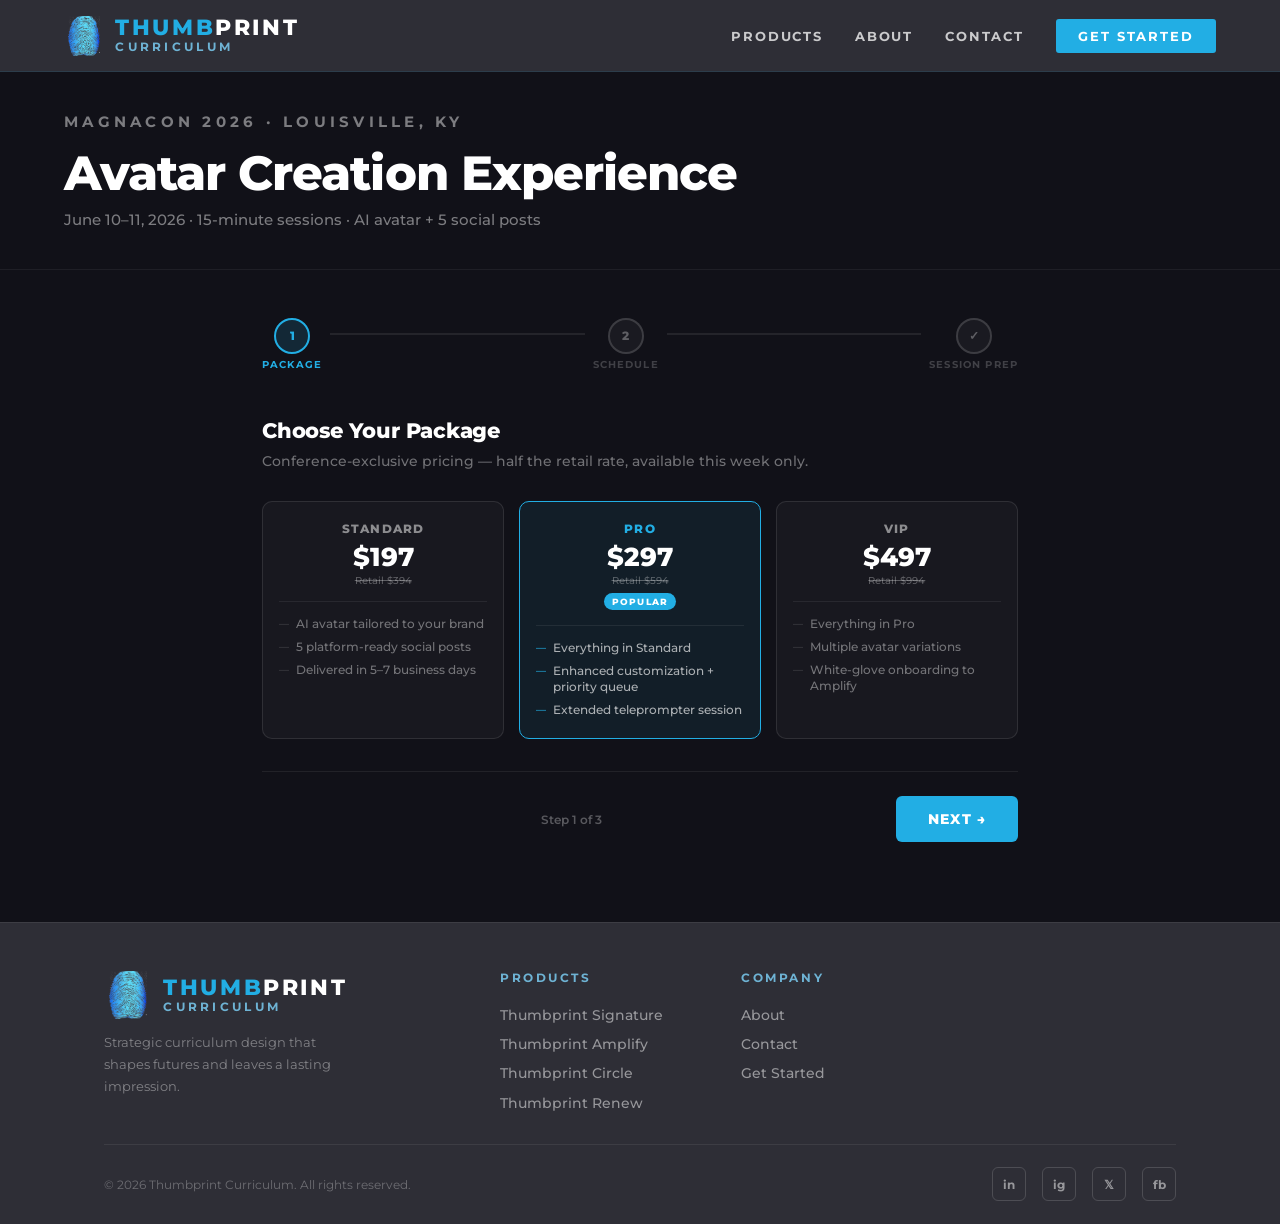
<file: magnacon.html>
<!DOCTYPE html>
<html lang="en">
<head>
  <meta charset="UTF-8" />
  <meta name="viewport" content="width=device-width, initial-scale=1.0" />
  <title>MagnaCon 2026 — Avatar Creation Experience</title>
  <link rel="icon" type="image/png" href="Gemini_Generated_Image_bbju21bbju21bbju.png" />
  <link rel="stylesheet" href="style.css" />
  <!-- Calendly widget styles -->
  <link href="https://assets.calendly.com/assets/external/widget.css" rel="stylesheet" />
  <style>
    body { background: #111118; }

    /* ── Page hero ── */
    .mc-hero {
      padding: calc(var(--nav-h) + 2.5rem) clamp(1.5rem,5vw,4rem) 2.5rem;
      border-bottom: 1px solid rgba(255,255,255,.06);
    }
    .mc-hero-eyebrow { font-size:.72rem;font-weight:700;letter-spacing:.28em;text-transform:uppercase;color:var(--green);margin-bottom:.8rem; }
    .mc-hero h1 { font-size:clamp(1.9rem,4vw,3rem);font-weight:800;color:var(--white);letter-spacing:-.02em;margin-bottom:.5rem; }
    .mc-hero p { font-size:.95rem;color:rgba(255,255,255,.45); }

    /* ── Wizard shell ── */
    .wizard { max-width: 820px; margin: 0 auto; padding: 3rem clamp(1rem,4vw,2rem) 5rem; }

    /* ── Step indicator ── */
    .step-indicator { display:flex;align-items:center;margin-bottom:3rem; }
    .step-node { display:flex;flex-direction:column;align-items:center;gap:.35rem;flex-shrink:0; }
    .step-circle { width:36px;height:36px;border-radius:50%;border:2px solid rgba(255,255,255,.15);background:rgba(255,255,255,.04);display:flex;align-items:center;justify-content:center;font-size:.78rem;font-weight:800;color:rgba(255,255,255,.3);transition:all .3s; }
    .step-node.active .step-circle { border-color:var(--blue-bright);background:rgba(34,174,228,.15);color:var(--blue-bright); }
    .step-node.done .step-circle  { border-color:var(--green);background:rgba(0,200,150,.15);color:var(--green); }
    .step-label { font-size:.6rem;font-weight:700;letter-spacing:.12em;text-transform:uppercase;color:rgba(255,255,255,.2);white-space:nowrap;transition:color .3s; }
    .step-node.active .step-label { color:var(--blue-bright); }
    .step-node.done  .step-label { color:var(--green); }
    .step-line { flex:1;height:2px;margin:0 .5rem;margin-bottom:1.25rem;background:rgba(255,255,255,.08);position:relative;overflow:hidden; }
    .step-line-fill { position:absolute;inset:0;background:var(--green);transform-origin:left;transform:scaleX(0);transition:transform .4s ease; }
    .step-line.done .step-line-fill { transform:scaleX(1); }

    /* ── Step panels ── */
    .step-panel { display:none;animation:stepIn .3s ease; }
    .step-panel.active { display:block; }
    @keyframes stepIn { from{opacity:0;transform:translateX(20px)} to{opacity:1;transform:translateX(0)} }
    .step-panel.going-back { animation:stepInBack .3s ease; }
    @keyframes stepInBack { from{opacity:0;transform:translateX(-20px)} to{opacity:1;transform:translateX(0)} }

    .step-title { font-size:1.3rem;font-weight:800;color:var(--white);margin-bottom:.4rem;letter-spacing:-.01em; }
    .step-subtitle { font-size:.88rem;color:rgba(255,255,255,.4);margin-bottom:1.8rem;line-height:1.6; }

    /* ── Package cards ── */
    .pkg-grid { display:grid;grid-template-columns:repeat(3,1fr);gap:.9rem;margin-bottom:1.5rem; }
    .pkg-card { border:1.5px solid rgba(255,255,255,.1);border-radius:10px;padding:1.2rem 1rem;cursor:pointer;background:rgba(255,255,255,.03);transition:all .18s;text-align:center; }
    .pkg-card:hover { border-color:rgba(255,255,255,.3);background:rgba(255,255,255,.06); }
    .pkg-card.selected { border-color:var(--blue-bright);background:rgba(34,174,228,.08); }
    .pkg-card-name { font-size:.75rem;font-weight:800;color:rgba(255,255,255,.5);letter-spacing:.1em;text-transform:uppercase;margin-bottom:.3rem; }
    .pkg-card.selected .pkg-card-name { color:var(--blue-bright); }
    .pkg-card-price { font-size:1.6rem;font-weight:800;color:var(--white); }
    .pkg-card-retail { font-size:.65rem;color:rgba(255,255,255,.3);text-decoration:line-through;margin-top:.1rem; }
    .pkg-popular { font-size:.58rem;font-weight:800;letter-spacing:.12em;text-transform:uppercase;background:var(--blue-bright);color:#fff;padding:.2rem .5rem;border-radius:20px;display:inline-block;margin-top:.4rem; }
    .pkg-divider { height:1px;background:rgba(255,255,255,.07);margin:.9rem 0; }
    .pkg-includes { list-style:none;text-align:left;display:flex;flex-direction:column;gap:.4rem; }
    .pkg-includes li { font-size:.73rem;font-weight:500;color:rgba(255,255,255,.4);line-height:1.4;display:flex;align-items:flex-start;gap:.45rem; }
    .pkg-includes li::before { content:'—';color:rgba(255,255,255,.18);flex-shrink:0;font-size:.65rem;margin-top:1px; }
    .pkg-card.selected .pkg-includes li { color:rgba(255,255,255,.65); }
    .pkg-card.selected .pkg-includes li::before { color:var(--blue-bright); }

    /* ── Calendly popup button ── */
    #openCalendlyBtn {
      background: var(--blue-bright);
      color: #fff;
      font-family: var(--font);
      letter-spacing: .06em;
      text-transform: uppercase;
      transition: background .2s, transform .15s;
    }
    #openCalendlyBtn:hover { background: var(--blue-dark); transform: translateY(-2px); }

    /* Booked confirmation badge */
    .booked-badge {
      display: none;
      align-items: center;
      gap: .8rem;
      background: rgba(0,200,150,.1);
      border: 1px solid rgba(0,200,150,.3);
      border-radius: 10px;
      padding: 1rem 1.2rem;
      margin-bottom: 1rem;
    }
    .booked-badge.show { display: flex; }
    .booked-badge-icon { font-size: 1.4rem; }
    .booked-badge-text { font-size: .88rem; font-weight: 700; color: var(--green); line-height: 1.4; }
    .booked-badge-sub { font-size: .75rem; font-weight: 400; color: rgba(255,255,255,.45); }

    /* ── Form fields ── */
    .field-grid { display:grid;grid-template-columns:1fr 1fr;gap:1rem;margin-bottom:1.2rem; }
    .field-grid.single { grid-template-columns:1fr; }
    .form-field { display:flex;flex-direction:column;gap:.4rem; }
    .form-label { font-size:.68rem;font-weight:700;letter-spacing:.18em;text-transform:uppercase;color:rgba(255,255,255,.4); }
    .form-input,.form-select,.form-textarea { font-family:var(--font);font-size:.88rem;font-weight:500;padding:.8rem 1rem;border-radius:7px;border:1.5px solid rgba(255,255,255,.12);background:rgba(255,255,255,.05);color:var(--white);outline:none;transition:border-color .2s;width:100%; }
    .form-input::placeholder,.form-textarea::placeholder { color:rgba(255,255,255,.22); }
    .form-input:focus,.form-select:focus,.form-textarea:focus { border-color:var(--blue-bright); }
    .form-select option { background:#2E2E36; }
    .form-textarea { resize:vertical;min-height:80px; }

    /* ── Nav buttons ── */
    .step-nav { display:flex;align-items:center;gap:1rem;margin-top:2rem;padding-top:1.5rem;border-top:1px solid rgba(255,255,255,.07); }
    .btn-prev { font-family:var(--font);font-size:.82rem;font-weight:700;letter-spacing:.1em;text-transform:uppercase;color:rgba(255,255,255,.4);background:none;border:1.5px solid rgba(255,255,255,.12);border-radius:6px;padding:.8rem 1.5rem;cursor:pointer;transition:all .2s;display:none; }
    .btn-prev:hover { border-color:rgba(255,255,255,.3);color:#fff; }
    .btn-prev.show { display:block; }
    .btn-next { font-family:var(--font);font-size:.88rem;font-weight:800;letter-spacing:.08em;text-transform:uppercase;background:var(--blue-bright);color:#fff;border:none;border-radius:6px;padding:.9rem 2rem;cursor:pointer;transition:all .2s;margin-left:auto; }
    .btn-next:hover { background:var(--blue-dark);transform:translateY(-1px); }
    .btn-next.green { background:var(--green); }
    .btn-next.green:hover { background:#00a87e; }
    .btn-next:disabled { opacity:.4;cursor:not-allowed;transform:none; }
    .step-count { font-size:.75rem;color:rgba(255,255,255,.3);font-weight:600;margin-left:auto; }

    /* ── Success ── */
    .success-panel { display:none;text-align:center;padding:3rem 1rem; }
    .success-panel.show { display:block;animation:stepIn .4s ease; }
    .success-icon { font-size:3.5rem;margin-bottom:1rem; }
    .success-panel h2 { font-size:1.8rem;font-weight:800;color:var(--white);margin-bottom:.6rem; }
    .success-panel p { font-size:.92rem;color:rgba(255,255,255,.5);line-height:1.75;max-width:480px;margin:0 auto; }

    .error-msg { font-size:.78rem;color:#f87171;font-weight:600;margin-top:.5rem;display:none; }
    .error-msg.show { display:block; }

    @media(max-width:600px) {
      .pkg-grid { grid-template-columns:1fr; }
      .field-grid { grid-template-columns:1fr; }
      .calendly-inline-widget { height:600px; }
    }
  </style>
</head>
<body>

<nav>
  <div class="nav-inner">
    <a href="index.html" class="nav-logo">
      <div class="nav-logo-img-crop" aria-hidden="true"><img src="Gemini_Generated_Image_bbju21bbju21bbju.png" alt="" /></div>
      <div class="nav-logo-wrap">
        <span><span class="thumb">THUMB</span><span class="print">PRINT</span></span>
        <span class="nav-sub">Curriculum</span>
      </div>
    </a>
    <ul class="nav-links">
      <li class="hide-sm"><a href="products.html">Products</a></li>
      <li class="hide-sm"><a href="about.html">About</a></li>
      <li class="hide-sm"><a href="contact.html">Contact</a></li>
      <li><a href="get-started.html" class="nav-cta">Get Started</a></li>
    </ul>
  </div>
</nav>

<div class="mc-hero">
  <p class="mc-hero-eyebrow">MagnaCon 2026 · Louisville, KY</p>
  <h1>Avatar Creation Experience</h1>
  <p>June 10–11, 2026 · 15-minute sessions · AI avatar + 5 social posts</p>
</div>

<div class="wizard">

  <!-- Step indicator — 3 steps -->
  <div class="step-indicator" id="stepIndicator">
    <div class="step-node active" id="node-1">
      <div class="step-circle">1</div>
      <span class="step-label">Package</span>
    </div>
    <div class="step-line" id="line-1"><div class="step-line-fill"></div></div>
    <div class="step-node" id="node-2">
      <div class="step-circle">2</div>
      <span class="step-label">Schedule</span>
    </div>
    <div class="step-line" id="line-2"><div class="step-line-fill"></div></div>
    <div class="step-node" id="node-3">
      <div class="step-circle">✓</div>
      <span class="step-label">Session Prep</span>
    </div>
  </div>

  <!-- ── STEP 1: Package ── -->
  <div class="step-panel active" id="step-1">
    <h2 class="step-title">Choose Your Package</h2>
    <p class="step-subtitle">Conference-exclusive pricing — half the retail rate, available this week only.</p>
    <div class="pkg-grid">
      <div class="pkg-card" onclick="selectPkg('Standard','$197','$394',this)">
        <div class="pkg-card-name">Standard</div>
        <div class="pkg-card-price">$197</div>
        <div class="pkg-card-retail">Retail $394</div>
        <div class="pkg-divider"></div>
        <ul class="pkg-includes">
          <li>AI avatar tailored to your brand</li>
          <li>5 platform-ready social posts</li>
          <li>Delivered in 5–7 business days</li>
        </ul>
      </div>
      <div class="pkg-card selected" onclick="selectPkg('Pro','$297','$594',this)">
        <div class="pkg-card-name">Pro</div>
        <div class="pkg-card-price">$297</div>
        <div class="pkg-card-retail">Retail $594</div>
        <div class="pkg-popular">Popular</div>
        <div class="pkg-divider"></div>
        <ul class="pkg-includes">
          <li>Everything in Standard</li>
          <li>Enhanced customization + priority queue</li>
          <li>Extended teleprompter session</li>
        </ul>
      </div>
      <div class="pkg-card" onclick="selectPkg('VIP','$497','$994',this)">
        <div class="pkg-card-name">VIP</div>
        <div class="pkg-card-price">$497</div>
        <div class="pkg-card-retail">Retail $994</div>
        <div class="pkg-divider"></div>
        <ul class="pkg-includes">
          <li>Everything in Pro</li>
          <li>Multiple avatar variations</li>
          <li>White-glove onboarding to Amplify</li>
        </ul>
      </div>
    </div>
    <p class="error-msg" id="err-1">Please select a package to continue.</p>
    <div class="step-nav">
      <span class="step-count">Step 1 of 3</span>
      <button class="btn-next" onclick="goNext(1)">Next →</button>
    </div>
  </div>

  <!-- ── STEP 2: Schedule via Calendly ── -->
  <div class="step-panel" id="step-2">
    <h2 class="step-title">Book Your Session</h2>
    <p class="step-subtitle">Pick a 15-minute slot on June 10 or 11. You'll get an automatic confirmation and reminder from Calendly.</p>

    <!-- Booked confirmation — appears after Calendly fires event_scheduled -->
    <div class="booked-badge" id="bookedBadge">
      <div class="booked-badge-icon">✅</div>
      <div>
        <div class="booked-badge-text">Session booked! Check your email for the calendar invite.</div>
        <div class="booked-badge-sub">Continue below to complete your session prep.</div>
      </div>
    </div>

    <!-- Calendly popup trigger -->
    <div style="text-align:center;padding:2.5rem 1rem 1.5rem">
      <p style="font-size:.85rem;color:rgba(255,255,255,.35);margin-bottom:1.5rem">
        Your session takes place at MagnaCon 2026 · Louisville, KY · June 10–11
      </p>
      <button id="openCalendlyBtn" onclick="openCalendly()" class="btn-next" style="font-size:1rem;padding:1.1rem 2.5rem;border-radius:8px;border:none;cursor:pointer">
        📅 &nbsp;Choose My Time Slot
      </button>
      <p style="font-size:.75rem;color:rgba(255,255,255,.25);margin-top:1rem">
        Calendly will open — pick your slot, enter your details, and return here to continue.
      </p>
    </div>

    <div class="step-nav">
      <button class="btn-prev show" onclick="goPrev(2)">← Back</button>
      <span class="step-count">Step 2 of 3</span>
      <button class="btn-next" id="nextFromCalendly" onclick="goNext(2)" disabled>
        Next — Session Prep →
      </button>
    </div>
  </div>

  <!-- ── STEP 3: Session Prep ── -->
  <div class="step-panel" id="step-3">
    <h2 class="step-title">Session Prep</h2>
    <p class="step-subtitle">Help us personalise your avatar and social posts before you arrive. The more detail you give us the better.</p>

    <div class="field-grid single">
      <div class="form-field">
        <label class="form-label">What's your business and what do you do?</label>
        <input class="form-input" type="text" id="business" placeholder="e.g. MagnaWave practitioner, wellness coach…" />
      </div>
    </div>
    <div class="field-grid single">
      <div class="form-field">
        <label class="form-label">Who is your ideal customer?</label>
        <input class="form-input" type="text" id="icp" placeholder="e.g. Women 40–60 with chronic pain, athletes seeking recovery…" />
      </div>
    </div>
    <div class="field-grid">
      <div class="form-field">
        <label class="form-label">How do you want to show up in your avatar?</label>
        <input class="form-input" type="text" id="avatarFeel" placeholder="e.g. Powerful, warm, bold, radiant…" />
      </div>
      <div class="form-field">
        <label class="form-label">Primary platform</label>
        <select class="form-select" id="platform">
          <option value="">Select…</option>
          <option>Instagram</option>
          <option>Facebook</option>
          <option>LinkedIn</option>
          <option>TikTok</option>
          <option>YouTube</option>
          <option>Multiple platforms</option>
        </select>
      </div>
    </div>
    <div class="field-grid single">
      <div class="form-field">
        <label class="form-label">What offer or message do you want to amplify?</label>
        <input class="form-input" type="text" id="offer" placeholder="e.g. Launching a 6-week program, promoting a client special…" />
      </div>
    </div>
    <div class="field-grid single">
      <div class="form-field">
        <label class="form-label">Brand colors or logo? (describe, or bring files on your phone)</label>
        <input class="form-input" type="text" id="brand" placeholder="e.g. Deep teal and gold, will bring logo on phone…" />
      </div>
    </div>

    <div class="step-nav">
      <button class="btn-prev show" onclick="goPrev(3)">← Back</button>
      <span class="step-count">Step 3 of 3</span>
      <button class="btn-next green" id="submitBtn" onclick="submitBooking()">Submit Prep Info ✓</button>
    </div>
  </div>

  <!-- ── SUCCESS ── -->
  <div class="success-panel" id="successPanel">
    <div class="success-icon">🎉</div>
    <h2>You're All Set!</h2>
    <p>Your session is booked and your prep info is submitted. Check your email for the Calendly confirmation and calendar invite. We'll see you at MagnaCon — come with your energy, the team handles the rest.</p>
    <a href="index.html" class="btn btn-primary" style="margin-top:2rem;display:inline-flex">Back to Home</a>
  </div>

</div>

<!-- FOOTER -->
<footer>
  <div class="container">
    <div class="footer-inner">
      <div>
        <a href="index.html" class="nav-logo">
          <div class="nav-logo-img-crop footer-sz" aria-hidden="true"><img src="Gemini_Generated_Image_bbju21bbju21bbju.png" alt="" /></div>
          <div class="nav-logo-wrap"><span><span class="thumb">THUMB</span><span class="print">PRINT</span></span><span class="nav-sub">Curriculum</span></div>
        </a>
        <p class="footer-tagline">Strategic curriculum design that shapes futures and leaves a lasting impression.</p>
      </div>
      <div>
        <p class="footer-col-title">Products</p>
        <ul class="footer-links">
          <li><a href="products.html">Thumbprint Signature</a></li>
          <li><a href="products.html">Thumbprint Amplify</a></li>
          <li><a href="products.html">Thumbprint Circle</a></li>
          <li><a href="products.html">Thumbprint Renew</a></li>
        </ul>
      </div>
      <div>
        <p class="footer-col-title">Company</p>
        <ul class="footer-links">
          <li><a href="about.html">About</a></li>
          <li><a href="contact.html">Contact</a></li>
          <li><a href="get-started.html">Get Started</a></li>
        </ul>
      </div>
    </div>
    <div class="footer-bottom">
      <span class="footer-copy">© 2026 Thumbprint Curriculum. All rights reserved.</span>
      <div class="footer-socials">
        <a href="https://www.linkedin.com/company/thumbprint-curriculum/" target="_blank" title="LinkedIn">in</a>
        <a href="#" title="Instagram">ig</a>
        <a href="#" title="X">𝕏</a>
        <a href="#" title="Facebook">fb</a>
      </div>
    </div>
  </div>
</footer>

<!-- Calendly widget script -->
<script type="text/javascript" src="https://assets.calendly.com/assets/external/widget.js" async></script>
<script src="nav.js"></script>
<script>
  var currentStep = 1;
  var state = { pkg: 'Pro', pkgPrice: '$297', calendlyBooked: false };

  /* ── Package selection ── */
  function selectPkg(name, price, retail, el) {
    document.querySelectorAll('.pkg-card').forEach(c => c.classList.remove('selected'));
    el.classList.add('selected');
    state.pkg = name;
    state.pkgPrice = price;
  }

  /* ── Step navigation ── */
  function goNext(from) {
    if (from === 1 && !state.pkg) { showErr(1); return; }
    showStep(from + 1, false);
  }

  function goPrev(from) {
    showStep(from - 1, true);
  }

  function showStep(to, back) {
    var cur = document.getElementById('step-' + currentStep);
    var next = document.getElementById('step-' + to);
    if (cur) cur.classList.remove('active');
    if (next) {
      next.className = 'step-panel active' + (back ? ' going-back' : '');
      setTimeout(() => next.classList.remove('going-back'), 350);
    }
    currentStep = to;
    updateIndicator();
    window.scrollTo({ top: document.querySelector('.wizard').offsetTop - 80, behavior: 'smooth' });
  }

  function updateIndicator() {
    for (var i = 1; i <= 3; i++) {
      var node = document.getElementById('node-' + i);
      var line = document.getElementById('line-' + (i - 1));
      if (!node) continue;
      node.className = 'step-node' + (i < currentStep ? ' done' : i === currentStep ? ' active' : '');
      if (line) line.classList.toggle('done', i <= currentStep);
    }
  }

  function showErr(step) {
    var el = document.getElementById('err-' + step);
    if (el) { el.classList.add('show'); setTimeout(() => el.classList.remove('show'), 3000); }
  }

  /* ── Open Calendly popup ── */
  function openCalendly() {
    if (window.Calendly) {
      Calendly.showPopupWidget('https://calendly.com/aitools-thumbprint/in-person-avatar-shoot');
    } else {
      // Fallback: open in new tab if Calendly script hasn't loaded
      window.open('https://calendly.com/aitools-thumbprint/in-person-avatar-shoot', '_blank');
    }
  }

  /* ── Listen for Calendly booking completion ── */
  window.addEventListener('message', function (e) {
    if (e.data && e.data.event === 'calendly.event_scheduled') {
      state.calendlyBooked = true;
      // Hide the "choose slot" button, show booked badge
      document.getElementById('openCalendlyBtn').style.display = 'none';
      document.getElementById('bookedBadge').classList.add('show');
      // Enable + highlight the Next button
      var btn = document.getElementById('nextFromCalendly');
      btn.disabled = false;
      btn.classList.add('green');
      btn.textContent = 'Continue to Session Prep →';
      btn.scrollIntoView({ behavior: 'smooth', block: 'center' });
    }
  });

  /* ── Submit session prep ── */
  // ═══════════════════════════════════════════════════════════════
  // EMAIL CONFIG — only change this line to update where emails go
  // Get your free key at: https://web3forms.com (enter your email)
  var W3F_KEY = '1553792e-b02d-4a0f-92bb-4d7d1e929cd7';
  // ═══════════════════════════════════════════════════════════════

  async function submitBooking() {
    var btn = document.getElementById('submitBtn');
    btn.disabled = true;
    btn.textContent = 'Sending…';

    var payload = {
      access_key:     W3F_KEY,
      subject:        'MagnaCon Session Prep — ' + state.pkg + ' Package',
      from_name:      'Thumbprint MagnaCon',
      package:        state.pkg + ' (' + state.pkgPrice + ')',
      business:       document.getElementById('business').value.trim()   || '—',
      ideal_customer: document.getElementById('icp').value.trim()         || '—',
      avatar_feel:    document.getElementById('avatarFeel').value.trim()  || '—',
      platform:       document.getElementById('platform').value           || '—',
      offer:          document.getElementById('offer').value.trim()       || '—',
      brand_notes:    document.getElementById('brand').value.trim()       || '—'
    };

    try {
      var res = await fetch('https://api.web3forms.com/submit', {
        method:  'POST',
        headers: { 'Content-Type': 'application/json', 'Accept': 'application/json' },
        body:    JSON.stringify(payload)
      });
      var data = await res.json();

      if (data.success) {
        document.getElementById('step-3').classList.remove('active');
        document.getElementById('stepIndicator').style.display = 'none';
        document.getElementById('successPanel').classList.add('show');
        window.scrollTo({ top: 0, behavior: 'smooth' });
      } else {
        btn.disabled = false;
        btn.textContent = 'Submit Prep Info ✓';
        alert('Something went wrong. Please try again.');
      }
    } catch (err) {
      btn.disabled = false;
      btn.textContent = 'Submit Prep Info ✓';
      alert('Network error — please check your connection and try again.');
    }
  }
</script>
</body>
</html>
</file>
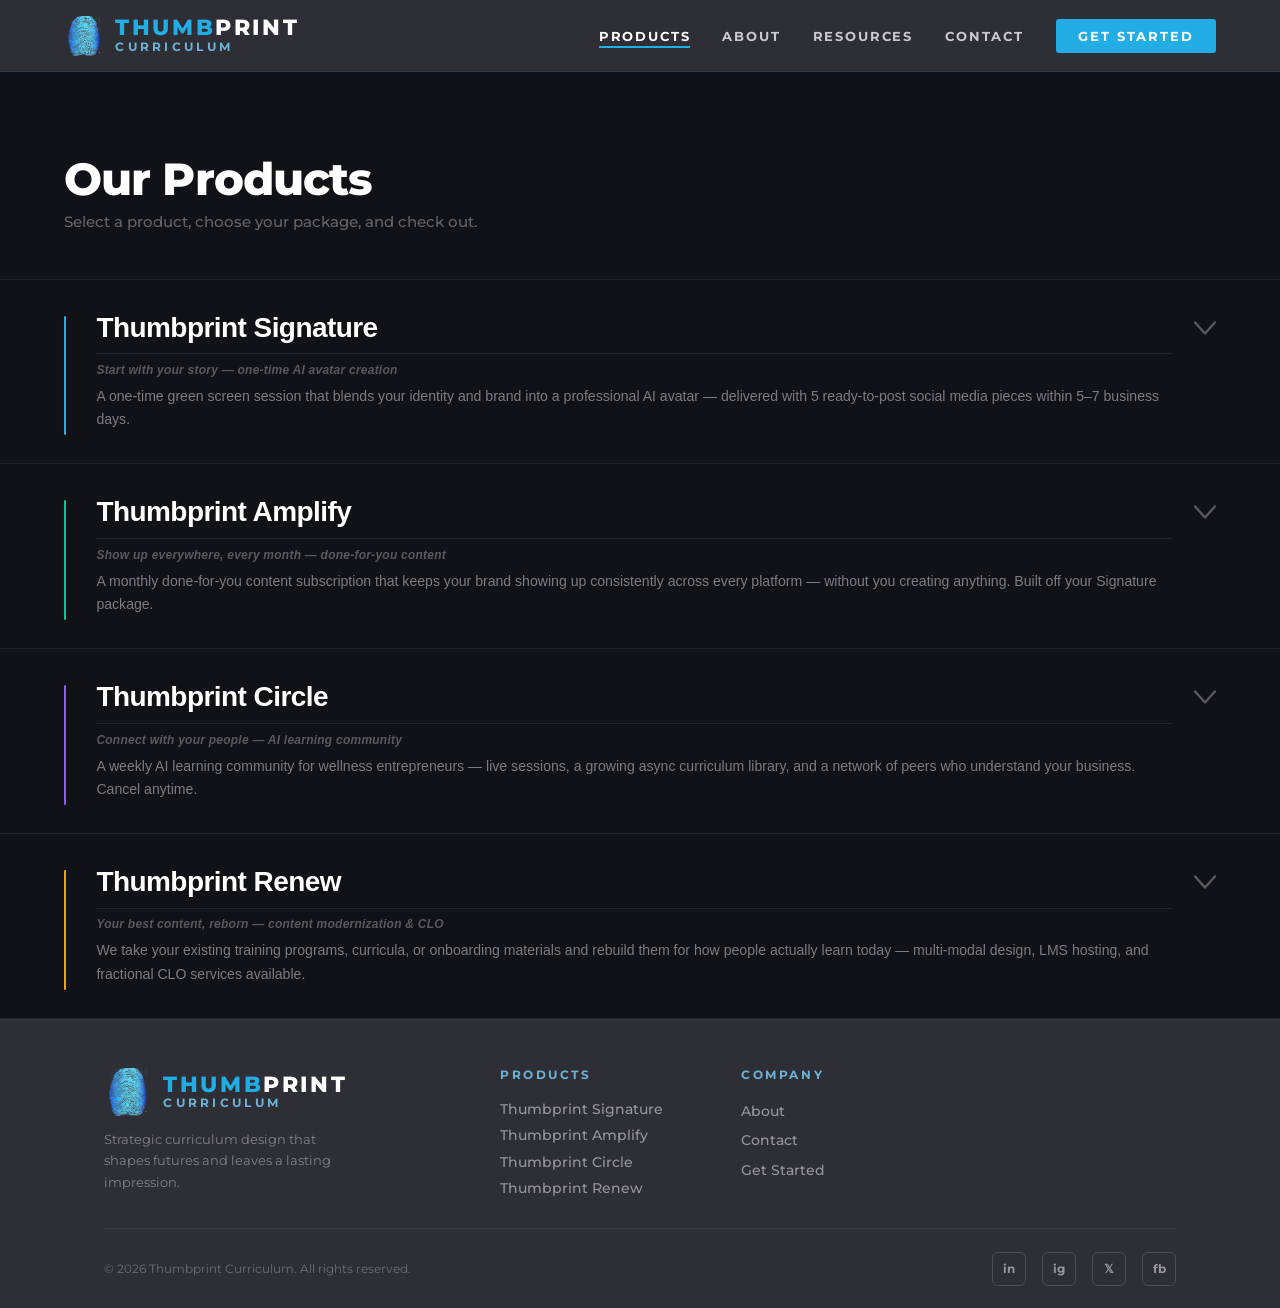
<file: products.html>
<!DOCTYPE html>
<html lang="en">
<head>
  <meta charset="UTF-8" />
  <meta name="viewport" content="width=device-width, initial-scale=1.0" />
  <title>Products — Thumbprint Curriculum</title>
  <link rel="icon" type="image/png" href="Gemini_Generated_Image_bbju21bbju21bbju.png" />
  <link rel="stylesheet" href="style.css" />
  <style>
    /* ─── Page base ─────────────────────────────── */
    html, body { background: #111118; }

    /* ─── Header ────────────────────────────────── */
    .prod-header {
      padding: clamp(3rem,7vw,5rem) clamp(1.5rem,5vw,4rem) clamp(2rem,4vw,3rem);
      border-bottom: 1px solid rgba(255,255,255,.07);
    }
    .prod-header h1 {
      font-size: clamp(2rem,4vw,2.8rem);
      font-weight: 800;
      color: #fff;
      letter-spacing: -.02em;
      margin-bottom: .35rem;
    }
    .prod-header p {
      font-size: .95rem;
      color: rgba(255,255,255,.35);
    }

    /* ─── Product rows ───────────────────────────── */
    .prod-list { width: 100%; }

    .prod-row {
      border-bottom: 1px solid rgba(255,255,255,.07);
      transition: background .15s;
    }

    /* Trigger ─────────────── */
    .prod-trigger {
      width: 100%;
      display: grid;
      grid-template-columns: 10px 1fr auto;
      gap: 1.4rem;
      align-items: start;
      padding: 2rem clamp(1.5rem,5vw,4rem);
      background: none;
      border: none;
      cursor: pointer;
      text-align: left;
    }
    .prod-trigger:hover { background: rgba(255,255,255,.025); }

    .prod-accent-bar {
      width: 2px;
      height: 100%;
      min-height: 40px;
      border-radius: 2px;
      margin-top: 4px;
      align-self: stretch;
    }

    .prod-trigger-body { min-width: 0; }

    .prod-name {
      font-size: clamp(1.35rem,2.8vw,1.75rem);
      font-weight: 800;
      color: #fff;
      letter-spacing: -.02em;
      display: block;
      padding-bottom: .6rem;
      margin-bottom: .55rem;
      border-bottom: 1px solid rgba(255,255,255,.07);
    }
    .prod-tagline {
      font-size: .75rem;
      font-weight: 600;
      color: rgba(255,255,255,.3);
      margin-bottom: .5rem;
      font-style: italic;
      letter-spacing: .02em;
      display: block;
    }
    .prod-summary {
      font-size: .88rem;
      font-weight: 400;
      color: rgba(255,255,255,.45);
      line-height: 1.65;
      max-width: 700px;
    }

    .prod-chevron {
      display: flex;
      align-items: center;
      justify-content: center;
      flex-shrink: 0;
      margin-top: 5px;
      color: rgba(255,255,255,.3);
      transition: color .2s;
    }
    .prod-chevron svg {
      width: 22px;
      height: 22px;
      display: block;
    }
    .prod-trigger:hover .prod-chevron { color: rgba(255,255,255,.7); }
    .prod-row.open .prod-chevron { color: #fff; transform: scaleY(-1); }

    /* Expandable body ─────── */
    .prod-body {
      max-height: 0;
      overflow: hidden;
      transition: max-height .4s cubic-bezier(.4,0,.2,1);
    }
    .prod-row.open .prod-body { max-height: 900px; }

    .prod-inner {
      padding: 0 clamp(1.5rem,5vw,4rem) 2.5rem clamp(calc(1.5rem + 10px + 1.4rem),calc(5vw + 24px),calc(4rem + 24px));
      border-top: 1px solid rgba(255,255,255,.05);
    }

    /* Package chips ─────────── */
    .pkg-grid {
      display: grid;
      grid-template-columns: repeat(auto-fit, minmax(220px, 1fr));
      gap: .9rem;
      margin-top: 1.5rem;
      margin-bottom: 1.2rem;
    }

    .pkg {
      border: 1.5px solid rgba(255,255,255,.1);
      border-radius: 10px;
      padding: 1.2rem 1.3rem;
      cursor: pointer;
      background: rgba(255,255,255,.03);
      transition: border-color .18s, background .18s;
    }
    .pkg:hover { background: rgba(255,255,255,.06); border-color: rgba(255,255,255,.22); }
    .pkg.active { background: rgba(255,255,255,.07); border-color: rgba(255,255,255,.35); }

    .pkg-top {
      display: flex;
      align-items: baseline;
      justify-content: space-between;
      gap: .5rem;
      margin-bottom: .6rem;
    }
    .pkg-name {
      font-size: .8rem;
      font-weight: 800;
      color: rgba(255,255,255,.6);
      letter-spacing: .06em;
      text-transform: uppercase;
    }
    .pkg.active .pkg-name { color: #fff; }
    .pkg-badge {
      font-size: .55rem;
      font-weight: 800;
      letter-spacing: .12em;
      text-transform: uppercase;
      background: var(--blue-bright);
      color: #fff;
      padding: .18rem .5rem;
      border-radius: 20px;
    }
    .pkg-price-wrap {
      margin-bottom: .9rem;
    }
    .pkg-price {
      font-size: 1.6rem;
      font-weight: 800;
      color: rgba(255,255,255,.75);
      letter-spacing: -.02em;
      line-height: 1;
    }
    .pkg.active .pkg-price { color: #fff; }
    .pkg-period {
      font-size: .72rem;
      font-weight: 500;
      color: rgba(255,255,255,.35);
    }

    .pkg-divider {
      height: 1px;
      background: rgba(255,255,255,.07);
      margin-bottom: .85rem;
    }

    .pkg-bullets {
      list-style: none;
      display: flex;
      flex-direction: column;
      gap: .45rem;
    }
    .pkg-bullets li {
      font-size: .78rem;
      font-weight: 400;
      color: rgba(255,255,255,.4);
      line-height: 1.45;
      display: flex;
      align-items: flex-start;
      gap: .5rem;
    }
    .pkg.active .pkg-bullets li { color: rgba(255,255,255,.6); }
    .pkg-bullets li::before {
      content: '—';
      font-size: .65rem;
      color: rgba(255,255,255,.2);
      flex-shrink: 0;
      margin-top: 1px;
    }

    /* Stripe CTA ─────────────── */
    .prod-stripe {
      display: none;
      align-items: center;
      gap: .9rem;
      padding: .9rem 1.1rem;
      background: rgba(99,91,255,.08);
      border: 1.5px solid rgba(99,91,255,.25);
      border-radius: 9px;
      text-decoration: none;
      transition: background .2s, border-color .2s;
      margin-top: .3rem;
    }
    .prod-stripe.show { display: flex; }
    .prod-stripe:hover { background: rgba(99,91,255,.14); border-color: rgba(99,91,255,.5); }

    .stripe-pill {
      width: 34px; height: 34px;
      background: #635bff;
      border-radius: 7px;
      display: flex; align-items: center; justify-content: center;
      flex-shrink: 0;
    }
    .stripe-pill svg { width: 15px; height: 15px; }

    .stripe-meta { flex: 1; min-width: 0; }
    .stripe-title {
      font-size: .88rem;
      font-weight: 700;
      color: #fff;
      white-space: nowrap;
      overflow: hidden;
      text-overflow: ellipsis;
    }
    .stripe-hint {
      display: none !important;
      font-size: .7rem;
      color: rgba(255,255,255,.3);
      margin-top: 1px;
      white-space: nowrap;
      overflow: hidden;
      text-overflow: ellipsis;
    }
    .stripe-arrow { color: #635bff; font-weight: 700; font-size: .95rem; flex-shrink: 0; }

    /* Renew ─────────────────── */
    .renew-mailto {
      display: inline-flex;
      align-items: center;
      gap: .5rem;
      margin-top: 1.4rem;
      padding: .85rem 1.6rem;
      background: #f59e0b;
      color: #111;
      font-family: var(--font);
      font-size: .85rem;
      font-weight: 800;
      border-radius: 8px;
      text-decoration: none;
      transition: background .2s;
    }
    .renew-mailto:hover { background: #d97706; }

    /* Mobile ────────────────── */
    @media(max-width: 640px) {
      .prod-trigger { grid-template-columns: 8px 1fr auto; gap: 1rem; padding: 1.4rem 1rem; }
      .prod-inner { padding: 0 1rem 2rem 2rem; }
      .pkg-grid { grid-template-columns: 1fr; }
      .prod-stripe { flex-wrap: wrap; }
    }
  </style>
</head>
<body>

<nav>
  <div class="nav-inner">
    <a href="index.html" class="nav-logo">
      <div class="nav-logo-img-crop" aria-hidden="true"><img src="Gemini_Generated_Image_bbju21bbju21bbju.png" alt="" /></div>
      <div class="nav-logo-wrap">
        <span><span class="thumb">THUMB</span><span class="print">PRINT</span></span>
        <span class="nav-sub">Curriculum</span>
      </div>
    </a>
    <ul class="nav-links">
      <li class="hide-sm"><a href="products.html" class="active">Products</a></li>
      <li class="hide-sm"><a href="about.html">About</a></li>
      <li class="hide-sm"><a href="resources.html">Resources</a></li>
      <li class="hide-sm"><a href="contact.html">Contact</a></li>
      <li><a href="get-started.html" class="nav-cta">Get Started</a></li>
    </ul>
  </div>
</nav>

<div class="page-body">

  <div class="prod-header">
    <h1>Our Products</h1>
    <p>Select a product, choose your package, and check out.</p>
  </div>

  <div class="prod-list">

    <!-- ── SIGNATURE ── -->
    <div class="prod-row" id="row-sig">
      <button class="prod-trigger" onclick="toggle('row-sig')">
        <span class="prod-accent-bar" style="background:var(--blue-bright)"></span>
        <span class="prod-trigger-body">
          <span class="prod-name">Thumbprint Signature</span>
          <span class="prod-tagline">Start with your story — one-time AI avatar creation</span>
          <span class="prod-summary">A one-time green screen session that blends your identity and brand into a professional AI avatar — delivered with 5 ready-to-post social media pieces within 5–7 business days.</span>
        </span>
        <span class="prod-chevron"><svg viewBox="0 0 20 12" fill="none" stroke="currentColor" stroke-width="2.2" stroke-linecap="round" stroke-linejoin="round"><polyline points="1 1 10 11 19 1"/></svg></span>
      </button>
      <div class="prod-body">
        <div class="prod-inner">
          <div class="pkg-grid" id="pkgs-sig">

            <div class="pkg active" onclick="pick('sig','Standard','$394','',this)">
              <div class="pkg-top">
                <span class="pkg-name">Standard</span>
              </div>
              <div class="pkg-price-wrap">
                <span class="pkg-price">$394</span><span class="pkg-period"> one-time</span>
              </div>
              <div class="pkg-divider"></div>
              <ul class="pkg-bullets">
                <li>AI avatar tailored to your brand identity</li>
                <li>5 platform-ready social posts included</li>
              </ul>
            </div>

            <div class="pkg" onclick="pick('sig','Pro','$594','',this)">
              <div class="pkg-top">
                <span class="pkg-name">Pro</span>
                <span class="pkg-badge">Popular</span>
              </div>
              <div class="pkg-price-wrap">
                <span class="pkg-price">$594</span><span class="pkg-period"> one-time</span>
              </div>
              <div class="pkg-divider"></div>
              <ul class="pkg-bullets">
                <li>Priority production queue + enhanced customization</li>
                <li>Extended teleprompter session for richer content</li>
              </ul>
            </div>

            <div class="pkg" onclick="pick('sig','VIP','$994','',this)">
              <div class="pkg-top">
                <span class="pkg-name">VIP</span>
              </div>
              <div class="pkg-price-wrap">
                <span class="pkg-price">$994</span><span class="pkg-period"> one-time</span>
              </div>
              <div class="pkg-divider"></div>
              <ul class="pkg-bullets">
                <li>Multiple avatar variations for different platforms</li>
                <li>White-glove onboarding to Thumbprint Amplify</li>
              </ul>
            </div>

          </div>
          <a class="prod-stripe show" id="stripe-sig" href="https://buy.stripe.com/REPLACE_SIGNATURE_STANDARD" target="_blank">
            <div class="stripe-pill"><svg viewBox="0 0 16 16" fill="none"><path d="M13 2H3a1 1 0 00-1 1v10a1 1 0 001 1h10a1 1 0 001-1V3a1 1 0 00-1-1z" stroke="white" stroke-width="1.3"/><path d="M2 6h12" stroke="white" stroke-width="1.3"/></svg></div>
            <span class="stripe-meta">
              <span class="stripe-title" id="stripe-title-sig">Standard — $394 · Continue to Checkout</span>
              <span class="stripe-hint" id="stripe-hint-sig">buy.stripe.com / REPLACE_SIGNATURE_STANDARD</span>
            </span>
            <span class="stripe-arrow">→</span>
          </a>
        </div>
      </div>
    </div>

    <!-- ── AMPLIFY ── -->
    <div class="prod-row" id="row-amp">
      <button class="prod-trigger" onclick="toggle('row-amp')">
        <span class="prod-accent-bar" style="background:var(--green)"></span>
        <span class="prod-trigger-body">
          <span class="prod-name">Thumbprint Amplify</span>
          <span class="prod-tagline">Show up everywhere, every month — done-for-you content</span>
          <span class="prod-summary">A monthly done-for-you content subscription that keeps your brand showing up consistently across every platform — without you creating anything. Built off your Signature package.</span>
        </span>
        <span class="prod-chevron"><svg viewBox="0 0 20 12" fill="none" stroke="currentColor" stroke-width="2.2" stroke-linecap="round" stroke-linejoin="round"><polyline points="1 1 10 11 19 1"/></svg></span>
      </button>
      <div class="prod-body">
        <div class="prod-inner">
          <div class="pkg-grid" id="pkgs-amp">

            <div class="pkg active" onclick="pick('amp','Standard','$219','/mo',this)">
              <div class="pkg-top"><span class="pkg-name">Standard</span></div>
              <div class="pkg-price-wrap"><span class="pkg-price">$219</span><span class="pkg-period">/mo</span></div>
              <div class="pkg-divider"></div>
              <ul class="pkg-bullets">
                <li>8 branded posts per month, built to your ICP</li>
                <li>1 custom content asset per month</li>
              </ul>
            </div>

            <div class="pkg" onclick="pick('amp','Growth','$349','/mo',this)">
              <div class="pkg-top"><span class="pkg-name">Growth</span><span class="pkg-badge">Popular</span></div>
              <div class="pkg-price-wrap"><span class="pkg-price">$349</span><span class="pkg-period">/mo</span></div>
              <div class="pkg-divider"></div>
              <ul class="pkg-bullets">
                <li>16 posts per month — double the Standard output</li>
                <li>2 content assets across expanded platform coverage</li>
              </ul>
            </div>

            <div class="pkg" onclick="pick('amp','Premium','$499','/mo',this)">
              <div class="pkg-top"><span class="pkg-name">Premium</span></div>
              <div class="pkg-price-wrap"><span class="pkg-price">$499</span><span class="pkg-period">/mo</span></div>
              <div class="pkg-divider"></div>
              <ul class="pkg-bullets">
                <li>Custom video production included every month</li>
                <li>Full brand content suite with priority delivery</li>
              </ul>
            </div>

          </div>
          <a class="prod-stripe show" id="stripe-amp" href="https://buy.stripe.com/REPLACE_AMPLIFY_STANDARD" target="_blank">
            <div class="stripe-pill"><svg viewBox="0 0 16 16" fill="none"><path d="M13 2H3a1 1 0 00-1 1v10a1 1 0 001 1h10a1 1 0 001-1V3a1 1 0 00-1-1z" stroke="white" stroke-width="1.3"/><path d="M2 6h12" stroke="white" stroke-width="1.3"/></svg></div>
            <span class="stripe-meta">
              <span class="stripe-title" id="stripe-title-amp">Standard — $219/mo · Continue to Checkout</span>
              <span class="stripe-hint" id="stripe-hint-amp">buy.stripe.com / REPLACE_AMPLIFY_STANDARD</span>
            </span>
            <span class="stripe-arrow">→</span>
          </a>
        </div>
      </div>
    </div>

    <!-- ── CIRCLE ── -->
    <div class="prod-row" id="row-circ">
      <button class="prod-trigger" onclick="toggle('row-circ')">
        <span class="prod-accent-bar" style="background:#8b5cf6"></span>
        <span class="prod-trigger-body">
          <span class="prod-name">Thumbprint Circle</span>
          <span class="prod-tagline">Connect with your people — AI learning community</span>
          <span class="prod-summary">A weekly AI learning community for wellness entrepreneurs — live sessions, a growing async curriculum library, and a network of peers who understand your business. Cancel anytime.</span>
        </span>
        <span class="prod-chevron"><svg viewBox="0 0 20 12" fill="none" stroke="currentColor" stroke-width="2.2" stroke-linecap="round" stroke-linejoin="round"><polyline points="1 1 10 11 19 1"/></svg></span>
      </button>
      <div class="prod-body">
        <div class="prod-inner">
          <div class="pkg-grid" id="pkgs-circ">

            <div class="pkg active" onclick="pick('circ','Monthly','$97','/mo',this)">
              <div class="pkg-top"><span class="pkg-name">Monthly</span></div>
              <div class="pkg-price-wrap"><span class="pkg-price">$97</span><span class="pkg-period">/mo</span></div>
              <div class="pkg-divider"></div>
              <ul class="pkg-bullets">
                <li>Weekly 1-hour live sessions + full async library</li>
                <li>AI-powered peer community access</li>
              </ul>
            </div>

            <div class="pkg" onclick="pick('circ','Annual','$970','/yr',this)">
              <div class="pkg-top"><span class="pkg-name">Annual</span><span class="pkg-badge" style="background:#8b5cf6">Save $194</span></div>
              <div class="pkg-price-wrap"><span class="pkg-price">$970</span><span class="pkg-period">/yr</span></div>
              <div class="pkg-divider"></div>
              <ul class="pkg-bullets">
                <li>2 months free — $194 in annual savings</li>
                <li>Priority hot seat access in every weekly session</li>
              </ul>
            </div>

          </div>
          <a class="prod-stripe show" id="stripe-circ" href="https://buy.stripe.com/REPLACE_CIRCLE_MONTHLY" target="_blank">
            <div class="stripe-pill"><svg viewBox="0 0 16 16" fill="none"><path d="M13 2H3a1 1 0 00-1 1v10a1 1 0 001 1h10a1 1 0 001-1V3a1 1 0 00-1-1z" stroke="white" stroke-width="1.3"/><path d="M2 6h12" stroke="white" stroke-width="1.3"/></svg></div>
            <span class="stripe-meta">
              <span class="stripe-title" id="stripe-title-circ">Monthly — $97/mo · Continue to Checkout</span>
              <span class="stripe-hint" id="stripe-hint-circ">buy.stripe.com / REPLACE_CIRCLE_MONTHLY</span>
            </span>
            <span class="stripe-arrow">→</span>
          </a>
        </div>
      </div>
    </div>

    <!-- ── RENEW ── -->
    <div class="prod-row" id="row-renew">
      <button class="prod-trigger" onclick="toggle('row-renew')">
        <span class="prod-accent-bar" style="background:#f59e0b"></span>
        <span class="prod-trigger-body">
          <span class="prod-name">Thumbprint Renew</span>
          <span class="prod-tagline">Your best content, reborn — content modernization &amp; CLO</span>
          <span class="prod-summary">We take your existing training programs, curricula, or onboarding materials and rebuild them for how people actually learn today — multi-modal design, LMS hosting, and fractional CLO services available.</span>
        </span>
        <span class="prod-chevron"><svg viewBox="0 0 20 12" fill="none" stroke="currentColor" stroke-width="2.2" stroke-linecap="round" stroke-linejoin="round"><polyline points="1 1 10 11 19 1"/></svg></span>
      </button>
      <div class="prod-body">
        <div class="prod-inner">
          <p style="font-size:.88rem;color:rgba(255,255,255,.4);margin-top:1.2rem;line-height:1.7">Pricing is custom-scoped after a discovery call based on the size and complexity of your existing content.</p>
          <a href="mailto:kadon@thumbprint.consulting?subject=Thumbprint%20Renew%20%E2%80%94%20Discovery%20Call%20Request" class="renew-mailto">Request a Discovery Call →</a>
        </div>
      </div>
    </div>

  </div>

</div>

<!-- FOOTER -->
<footer>
  <div class="container">
    <div class="footer-inner">
      <div>
        <a href="index.html" class="nav-logo">
          <div class="nav-logo-img-crop footer-sz" aria-hidden="true"><img src="Gemini_Generated_Image_bbju21bbju21bbju.png" alt="" /></div>
          <div class="nav-logo-wrap"><span><span class="thumb">THUMB</span><span class="print">PRINT</span></span><span class="nav-sub">Curriculum</span></div>
        </a>
        <p class="footer-tagline">Strategic curriculum design that shapes futures and leaves a lasting impression.</p>
      </div>
      <div>
        <p class="footer-col-title">Products</p>
        <ul class="footer-links">
          <li style="color:rgba(255,255,255,.5);font-size:.85rem">Thumbprint Signature</li>
          <li style="color:rgba(255,255,255,.5);font-size:.85rem">Thumbprint Amplify</li>
          <li style="color:rgba(255,255,255,.5);font-size:.85rem">Thumbprint Circle</li>
          <li style="color:rgba(255,255,255,.5);font-size:.85rem">Thumbprint Renew</li>
        </ul>
      </div>
      <div>
        <p class="footer-col-title">Company</p>
        <ul class="footer-links">
          <li><a href="about.html">About</a></li>
          <li><a href="contact.html">Contact</a></li>
          <li><a href="get-started.html">Get Started</a></li>
        </ul>
      </div>
    </div>
    <div class="footer-bottom">
      <span class="footer-copy">© 2026 Thumbprint Curriculum. All rights reserved.</span>
      <div class="footer-socials">
        <a href="#">in</a><a href="#">ig</a><a href="#">𝕏</a><a href="#">fb</a>
      </div>
    </div>
  </div>
</footer>

<script>
  const STRIPE = {
    sig:  { Standard:'https://buy.stripe.com/9B67sKdCw2YdaBW75Pc7u00', Pro:'https://buy.stripe.com/cNifZgdCwdCR6lGgGpc7u01', VIP:'https://buy.stripe.com/bJe14m41W56leSc1Lvc7u02' },
    amp:  { Standard:'https://buy.stripe.com/14A3cu8icbuJ6lGfClc7u03', Growth:'https://buy.stripe.com/aFa3cu8icdCR4dy2Pzc7u04', Premium:'https://buy.stripe.com/14AdR80PKdCR5hC3TDc7u05' },
    circ: { Monthly:'https://buy.stripe.com/6oU14m41WdCRh0k1Lvc7u06', Annual:'https://buy.stripe.com/4gMdR8gOIcyN11mgGpc7u07' }
  };

  function toggle(id) {
    document.getElementById(id).classList.toggle('open');
  }

  function pick(product, name, price, period, el) {
    document.querySelectorAll('#pkgs-' + product + ' .pkg').forEach(c => c.classList.remove('active'));
    el.classList.add('active');

    const url   = STRIPE[product] ? STRIPE[product][name] : '#';
    const sEl   = document.getElementById('stripe-' + product);
    const title = document.getElementById('stripe-title-' + product);
    const hint  = document.getElementById('stripe-hint-' + product);

    if (sEl) {
      sEl.href = url;
      title.textContent = name + ' — ' + price + period + ' · Continue to Checkout';
      hint.textContent  = url.replace('https://', '');
      sEl.classList.add('show');
    }
  }
</script>

<script src="nav.js"></script>
</body>
</html>
</file>
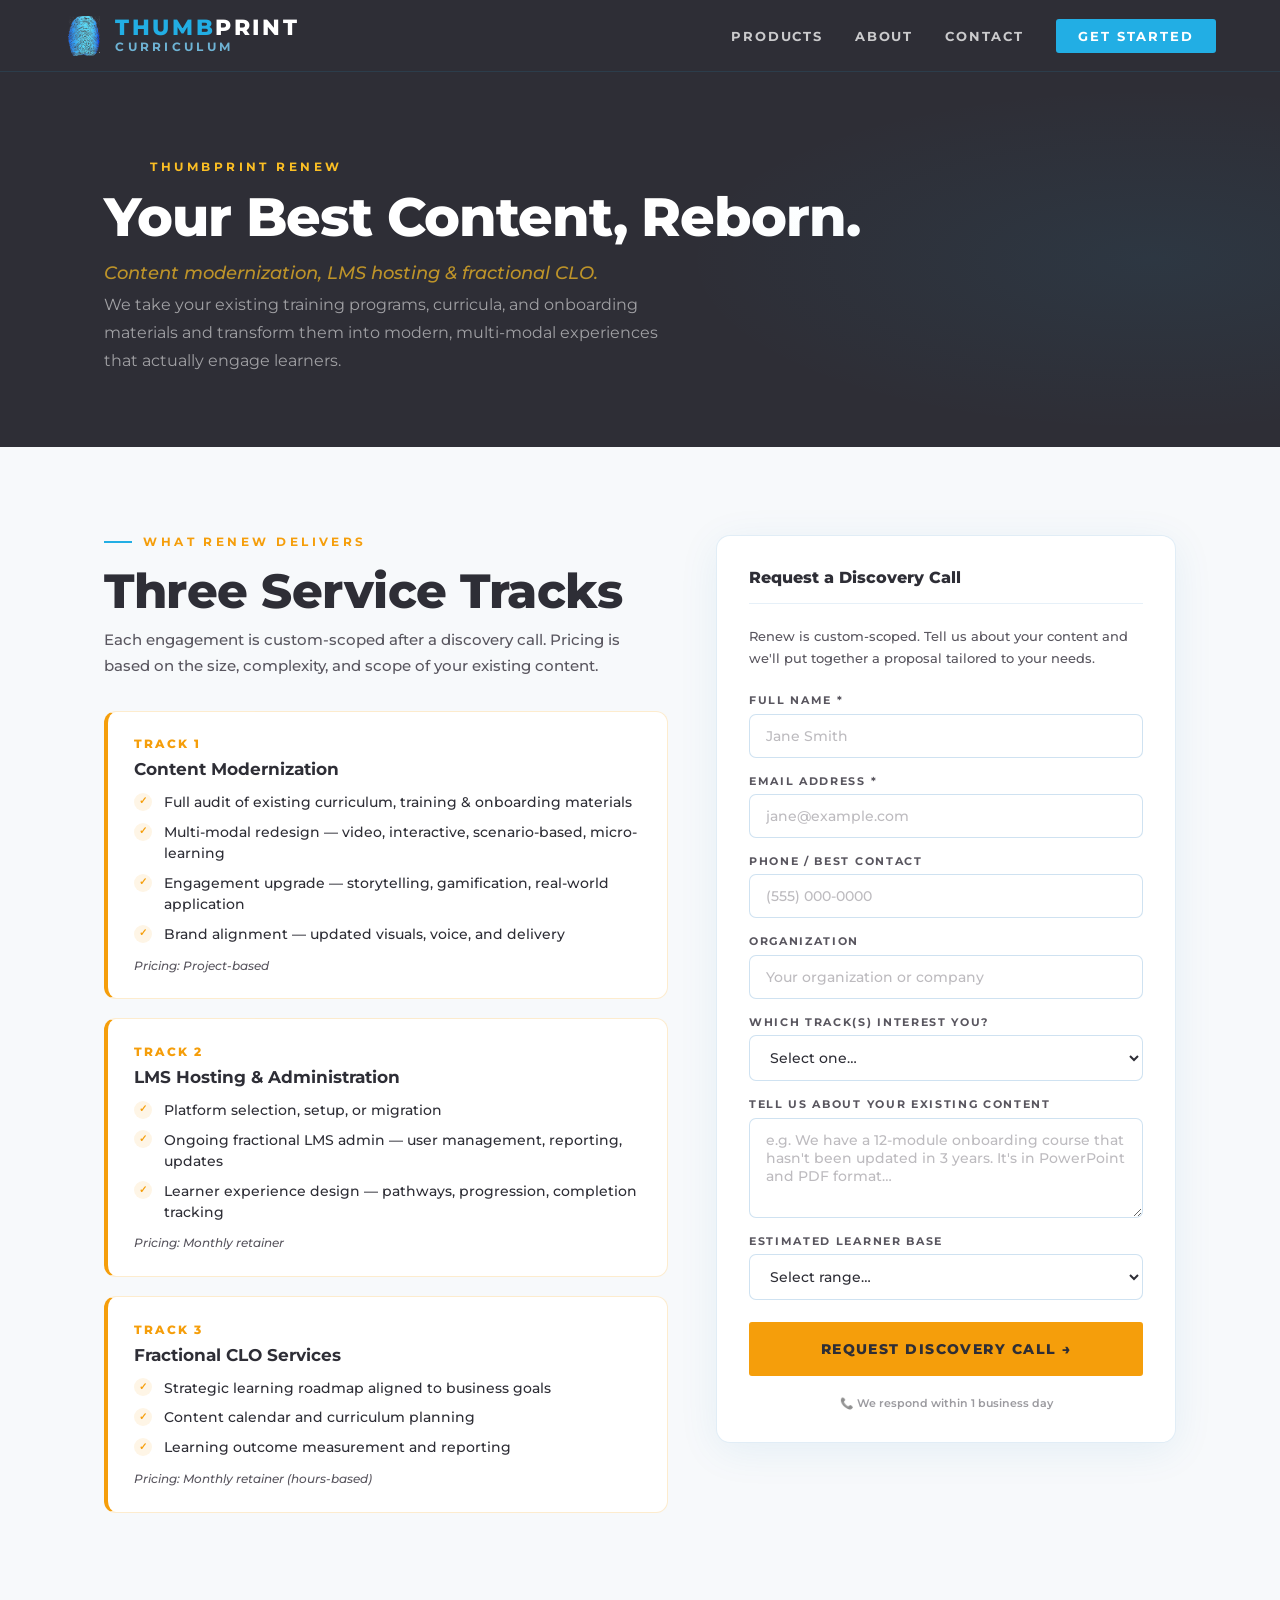
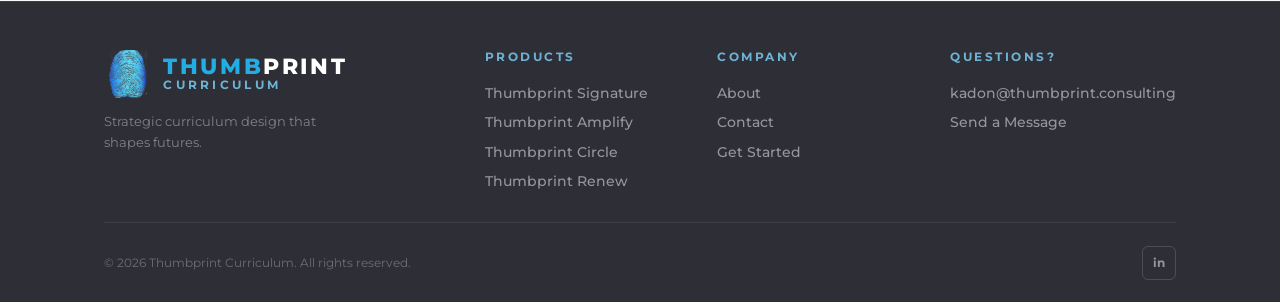
<file: renew.html>
﻿<!DOCTYPE html>
<html lang="en">
<head>
  <meta charset="UTF-8" />
  <meta name="viewport" content="width=device-width, initial-scale=1.0" />
  <title>Thumbprint Renew — Content Modernization</title>
  <link rel="icon" type="image/png" href="Gemini_Generated_Image_bbju21bbju21bbju.png" />
  <link rel="stylesheet" href="style.css" />
</head>
<body>

<nav>
  <div class="nav-inner">
    <a href="/" class="nav-logo">
      <div class="nav-logo-img-crop" aria-hidden="true"><img src="Gemini_Generated_Image_bbju21bbju21bbju.png" alt="" /></div>
      <div class="nav-logo-wrap">
        <span><span class="thumb">THUMB</span><span class="print">PRINT</span></span>
        <span class="nav-sub">Curriculum</span>
      </div>
    </a>
    <ul class="nav-links">
      <li class="hide-sm"><a href="products">Products</a></li>
      <li class="hide-sm"><a href="about">About</a></li>
      <li class="hide-sm"><a href="contact">Contact</a></li>
      <li><a href="get-started" class="nav-cta">Get Started</a></li>
    </ul>
  </div>
</nav>

<div class="page-body">

  <div class="product-hero">
    <div class="container">
      <p class="product-hero-eyebrow" style="color:#fbbf24">
        <span style="background:#fbbf24"></span>Thumbprint Renew
      </p>
      <h1>Your Best Content, Reborn.</h1>
      <p class="product-hero-tagline" style="color:rgba(251,191,36,.7)">Content modernization, LMS hosting &amp; fractional CLO.</p>
      <p class="product-hero-sub">We take your existing training programs, curricula, and onboarding materials and transform them into modern, multi-modal experiences that actually engage learners.</p>
    </div>
  </div>

  <section class="checkout-section">
    <div class="container">
      <div class="checkout-layout">

        <div>
          <p class="section-label" style="color:#f59e0b">What Renew Delivers</p>
          <h2 class="section-h2" style="margin-bottom:.6rem">Three Service Tracks</h2>
          <p style="color:var(--gray);font-size:.95rem;margin-bottom:2rem;line-height:1.7">Each engagement is custom-scoped after a discovery call. Pricing is based on the size, complexity, and scope of your existing content.</p>

          <div style="display:flex;flex-direction:column;gap:1.2rem">

            <div style="background:var(--white);border:1px solid rgba(245,158,11,.2);border-radius:12px;padding:1.6rem;border-left:4px solid #f59e0b">
              <p style="font-size:.72rem;font-weight:800;letter-spacing:.2em;text-transform:uppercase;color:#f59e0b;margin-bottom:.5rem">Track 1</p>
              <h3 style="font-size:1.05rem;font-weight:700;color:var(--dark);margin-bottom:.8rem">Content Modernization</h3>
              <ul class="includes-list" style="gap:.55rem">
                <li><span class="check" style="background:rgba(245,158,11,.1);color:#f59e0b;width:18px;height:18px;font-size:.6rem">✓</span><span style="font-size:.85rem">Full audit of existing curriculum, training &amp; onboarding materials</span></li>
                <li><span class="check" style="background:rgba(245,158,11,.1);color:#f59e0b;width:18px;height:18px;font-size:.6rem">✓</span><span style="font-size:.85rem">Multi-modal redesign — video, interactive, scenario-based, micro-learning</span></li>
                <li><span class="check" style="background:rgba(245,158,11,.1);color:#f59e0b;width:18px;height:18px;font-size:.6rem">✓</span><span style="font-size:.85rem">Engagement upgrade — storytelling, gamification, real-world application</span></li>
                <li><span class="check" style="background:rgba(245,158,11,.1);color:#f59e0b;width:18px;height:18px;font-size:.6rem">✓</span><span style="font-size:.85rem">Brand alignment — updated visuals, voice, and delivery</span></li>
              </ul>
              <p style="margin-top:.8rem;font-size:.78rem;color:var(--gray);font-style:italic">Pricing: Project-based</p>
            </div>

            <div style="background:var(--white);border:1px solid rgba(245,158,11,.2);border-radius:12px;padding:1.6rem;border-left:4px solid #f59e0b">
              <p style="font-size:.72rem;font-weight:800;letter-spacing:.2em;text-transform:uppercase;color:#f59e0b;margin-bottom:.5rem">Track 2</p>
              <h3 style="font-size:1.05rem;font-weight:700;color:var(--dark);margin-bottom:.8rem">LMS Hosting &amp; Administration</h3>
              <ul class="includes-list" style="gap:.55rem">
                <li><span class="check" style="background:rgba(245,158,11,.1);color:#f59e0b;width:18px;height:18px;font-size:.6rem">✓</span><span style="font-size:.85rem">Platform selection, setup, or migration</span></li>
                <li><span class="check" style="background:rgba(245,158,11,.1);color:#f59e0b;width:18px;height:18px;font-size:.6rem">✓</span><span style="font-size:.85rem">Ongoing fractional LMS admin — user management, reporting, updates</span></li>
                <li><span class="check" style="background:rgba(245,158,11,.1);color:#f59e0b;width:18px;height:18px;font-size:.6rem">✓</span><span style="font-size:.85rem">Learner experience design — pathways, progression, completion tracking</span></li>
              </ul>
              <p style="margin-top:.8rem;font-size:.78rem;color:var(--gray);font-style:italic">Pricing: Monthly retainer</p>
            </div>

            <div style="background:var(--white);border:1px solid rgba(245,158,11,.2);border-radius:12px;padding:1.6rem;border-left:4px solid #f59e0b">
              <p style="font-size:.72rem;font-weight:800;letter-spacing:.2em;text-transform:uppercase;color:#f59e0b;margin-bottom:.5rem">Track 3</p>
              <h3 style="font-size:1.05rem;font-weight:700;color:var(--dark);margin-bottom:.8rem">Fractional CLO Services</h3>
              <ul class="includes-list" style="gap:.55rem">
                <li><span class="check" style="background:rgba(245,158,11,.1);color:#f59e0b;width:18px;height:18px;font-size:.6rem">✓</span><span style="font-size:.85rem">Strategic learning roadmap aligned to business goals</span></li>
                <li><span class="check" style="background:rgba(245,158,11,.1);color:#f59e0b;width:18px;height:18px;font-size:.6rem">✓</span><span style="font-size:.85rem">Content calendar and curriculum planning</span></li>
                <li><span class="check" style="background:rgba(245,158,11,.1);color:#f59e0b;width:18px;height:18px;font-size:.6rem">✓</span><span style="font-size:.85rem">Learning outcome measurement and reporting</span></li>
              </ul>
              <p style="margin-top:.8rem;font-size:.78rem;color:var(--gray);font-style:italic">Pricing: Monthly retainer (hours-based)</p>
            </div>
          </div>
        </div>

        <!-- RIGHT: Discovery Call Form -->
        <div>
          <div class="checkout-card">
            <div id="inquiryForm">
              <p class="checkout-card-title">Request a Discovery Call</p>
              <p style="font-size:.82rem;color:var(--gray);margin-bottom:1.5rem;line-height:1.65">Renew is custom-scoped. Tell us about your content and we'll put together a proposal tailored to your needs.</p>

              <div class="pay-field">
                <label class="pay-label">Full Name *</label>
                <input class="pay-input" type="text" placeholder="Jane Smith" id="rFirst" />
              </div>
              <div class="pay-field">
                <label class="pay-label">Email Address *</label>
                <input class="pay-input" type="email" placeholder="jane@example.com" id="rEmail" />
              </div>
              <div class="pay-field">
                <label class="pay-label">Phone / Best Contact</label>
                <input class="pay-input" type="tel" placeholder="(555) 000-0000" />
              </div>
              <div class="pay-field">
                <label class="pay-label">Organization</label>
                <input class="pay-input" type="text" placeholder="Your organization or company" />
              </div>
              <div class="pay-field">
                <label class="pay-label">Which track(s) interest you?</label>
                <select class="pay-select">
                  <option value="">Select one…</option>
                  <option>Content Modernization</option>
                  <option>LMS Hosting &amp; Administration</option>
                  <option>Fractional CLO Services</option>
                  <option>All three / not sure yet</option>
                </select>
              </div>
              <div class="pay-field">
                <label class="pay-label">Tell us about your existing content</label>
                <textarea class="pay-input" style="min-height:100px;resize:vertical" placeholder="e.g. We have a 12-module onboarding course that hasn't been updated in 3 years. It's in PowerPoint and PDF format…" id="rNotes"></textarea>
              </div>
              <div class="pay-field">
                <label class="pay-label">Estimated learner base</label>
                <select class="pay-select">
                  <option value="">Select range…</option>
                  <option>Under 50 learners</option>
                  <option>50–250 learners</option>
                  <option>250–1,000 learners</option>
                  <option>1,000+ learners</option>
                </select>
              </div>

              <button class="btn pay-btn" style="background:#f59e0b;color:var(--dark);border-color:#f59e0b;font-weight:800" onclick="submitInquiry()">
                Request Discovery Call →
              </button>
              <div class="trust-bar">
                <span class="trust-item">📞 We respond within 1 business day</span>
              </div>
            </div>
            <div class="checkout-success" id="inquirySuccess">
              <div class="checkout-success-icon">📋</div>
              <h3>Request Received!</h3>
              <p>Thank you — we'll review your content details and reach out within one business day to schedule your discovery call.</p>
              <a href="/" class="btn pay-btn" style="background:#f59e0b;border-color:#f59e0b;color:var(--dark);font-weight:800;display:inline-flex;width:auto;margin-top:1.5rem">Back to Home</a>
            </div>
          </div>
        </div>

      </div>
    </div>
  </section>

</div>

<footer>
  <div class="container">
    <div class="footer-inner">
      <div>
        <a href="/" class="nav-logo">
          <div class="nav-logo-img-crop footer-sz" aria-hidden="true"><img src="Gemini_Generated_Image_bbju21bbju21bbju.png" alt="" /></div>
          <div class="nav-logo-wrap"><span><span class="thumb">THUMB</span><span class="print">PRINT</span></span><span class="nav-sub">Curriculum</span></div>
        </a>
        <p class="footer-tagline">Strategic curriculum design that shapes futures.</p>
      </div>
      <div><p class="footer-col-title">Products</p><ul class="footer-links"><li><a href="signature">Thumbprint Signature</a></li><li><a href="amplify">Thumbprint Amplify</a></li><li><a href="circle">Thumbprint Circle</a></li><li><a href="renew">Thumbprint Renew</a></li></ul></div>
      <div><p class="footer-col-title">Company</p><ul class="footer-links"><li><a href="about">About</a></li><li><a href="contact">Contact</a></li><li><a href="get-started">Get Started</a></li></ul></div>
      <div><p class="footer-col-title">Questions?</p><ul class="footer-links"><li><a href="mailto:kadon@thumbprint.consulting">kadon@thumbprint.consulting</a></li><li><a href="contact">Send a Message</a></li></ul></div>
    </div>
    <div class="footer-bottom">
      <span class="footer-copy">© 2026 Thumbprint Curriculum. All rights reserved.</span>
      <div class="footer-socials"><a href="https://www.linkedin.com/company/thumbprint-curriculum/" target="_blank">in</a></div>
    </div>
  </div>
</footer>

<script>
  async function submitInquiry() {
    const name  = document.getElementById('rFirst').value.trim();
    const email = document.getElementById('rEmail').value.trim();
    if (!name || !email) { alert('Please enter your name and email.'); return; }

    const btn = document.querySelector('[onclick="submitInquiry()"]');
    const origText = btn.textContent;
    btn.textContent = 'Sending…';
    btn.disabled = true;

    const selects = document.querySelectorAll('.pay-select');
    const track   = selects[0] ? selects[0].value : '—';
    const learners = selects[1] ? selects[1].value : '—';
    const notes   = document.getElementById('rNotes').value.trim() || '—';

    try {
      const res = await fetch('https://api.web3forms.com/submit', {
        method: 'POST',
        headers: { 'Content-Type': 'application/json' },
        body: JSON.stringify({
          access_key:   '8c53abda-9930-4595-97ad-25a2514794df',
          subject:      'Renew Discovery Call Request — ' + name,
          from_name:    'Thumbprint Renew',
          name:         name,
          email:        email,
          track:        track,
          learner_base: learners,
          notes:        notes
        })
      });
      const data = await res.json();
      if (data.success) {
        document.getElementById('inquiryForm').style.display  = 'none';
        document.getElementById('inquirySuccess').style.display = 'block';
      } else {
        btn.textContent = origText;
        btn.disabled = false;
        alert('Something went wrong — please email kadon@thumbprint.consulting directly.');
      }
    } catch (e) {
      btn.textContent = origText;
      btn.disabled = false;
      alert('Something went wrong — please email kadon@thumbprint.consulting directly.');
    }
  }
</script>
<script src="nav.js"></script>
</body>
</html>
</file>
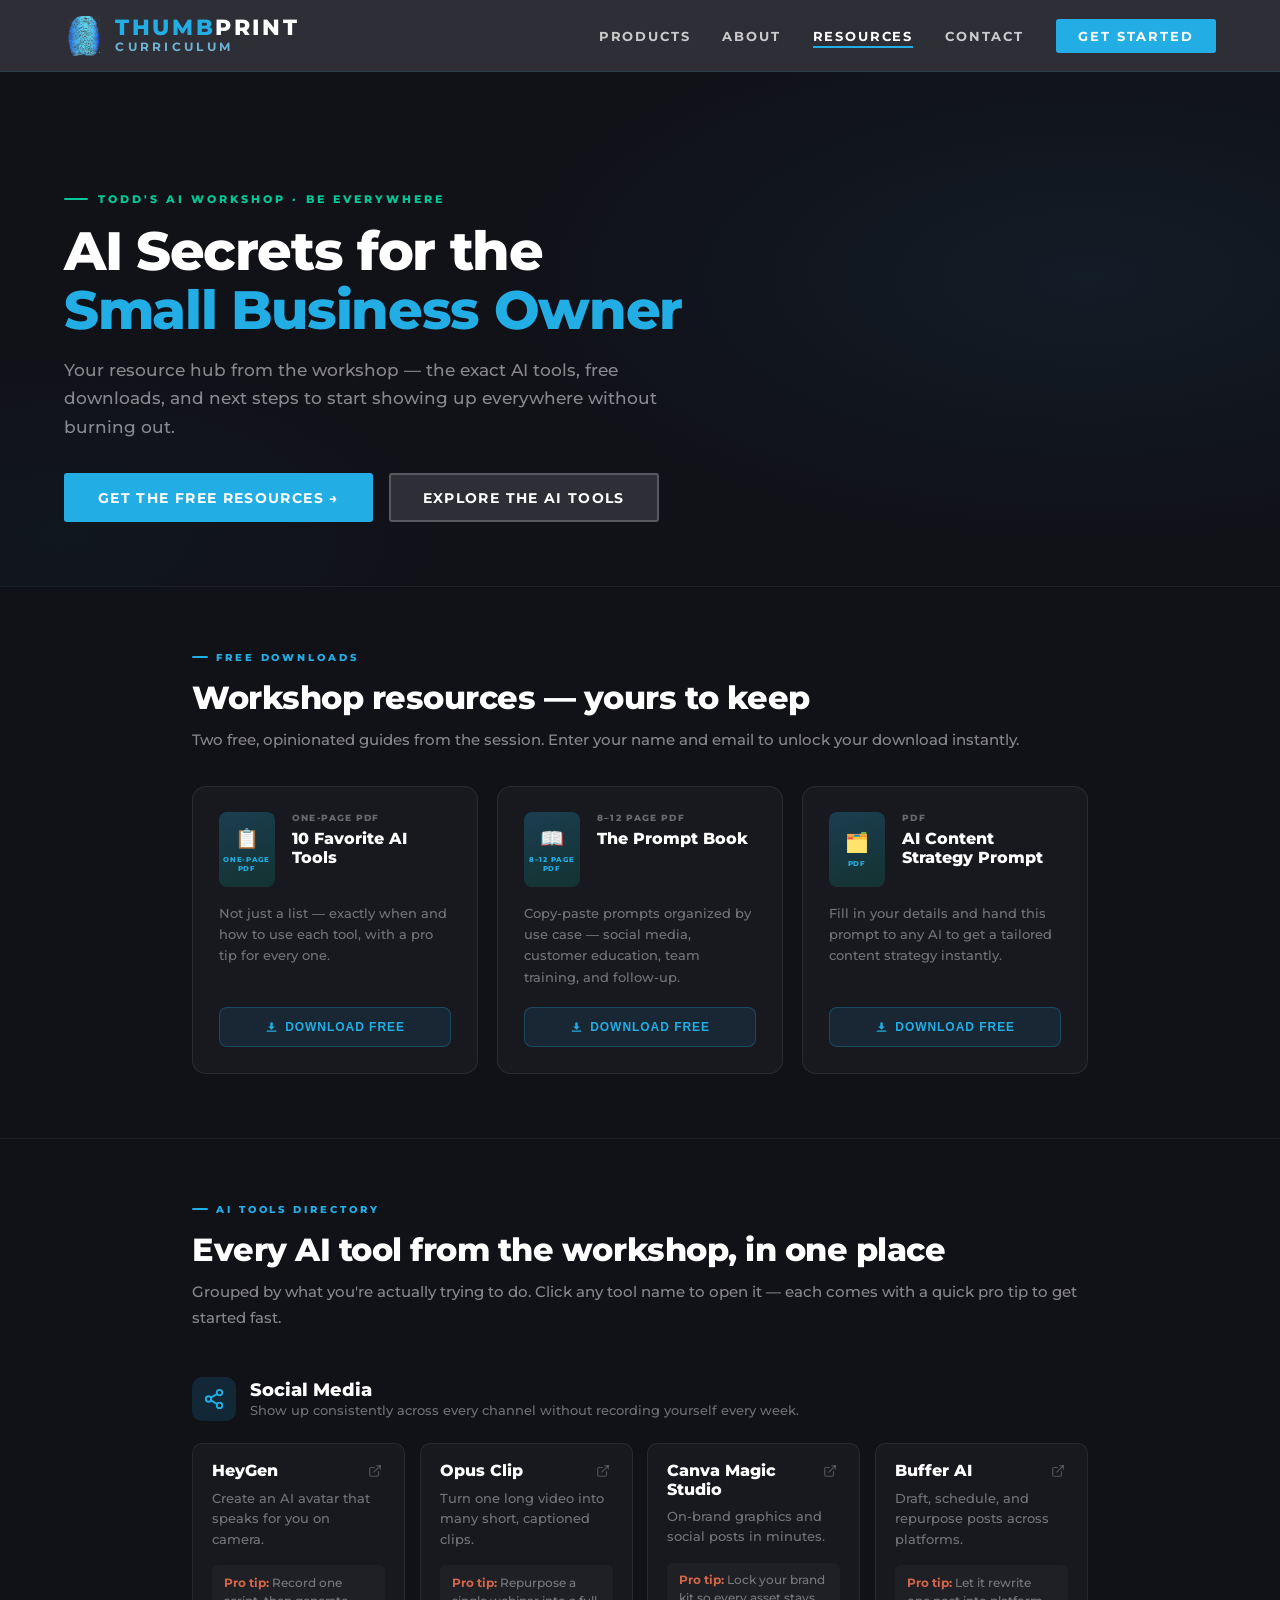
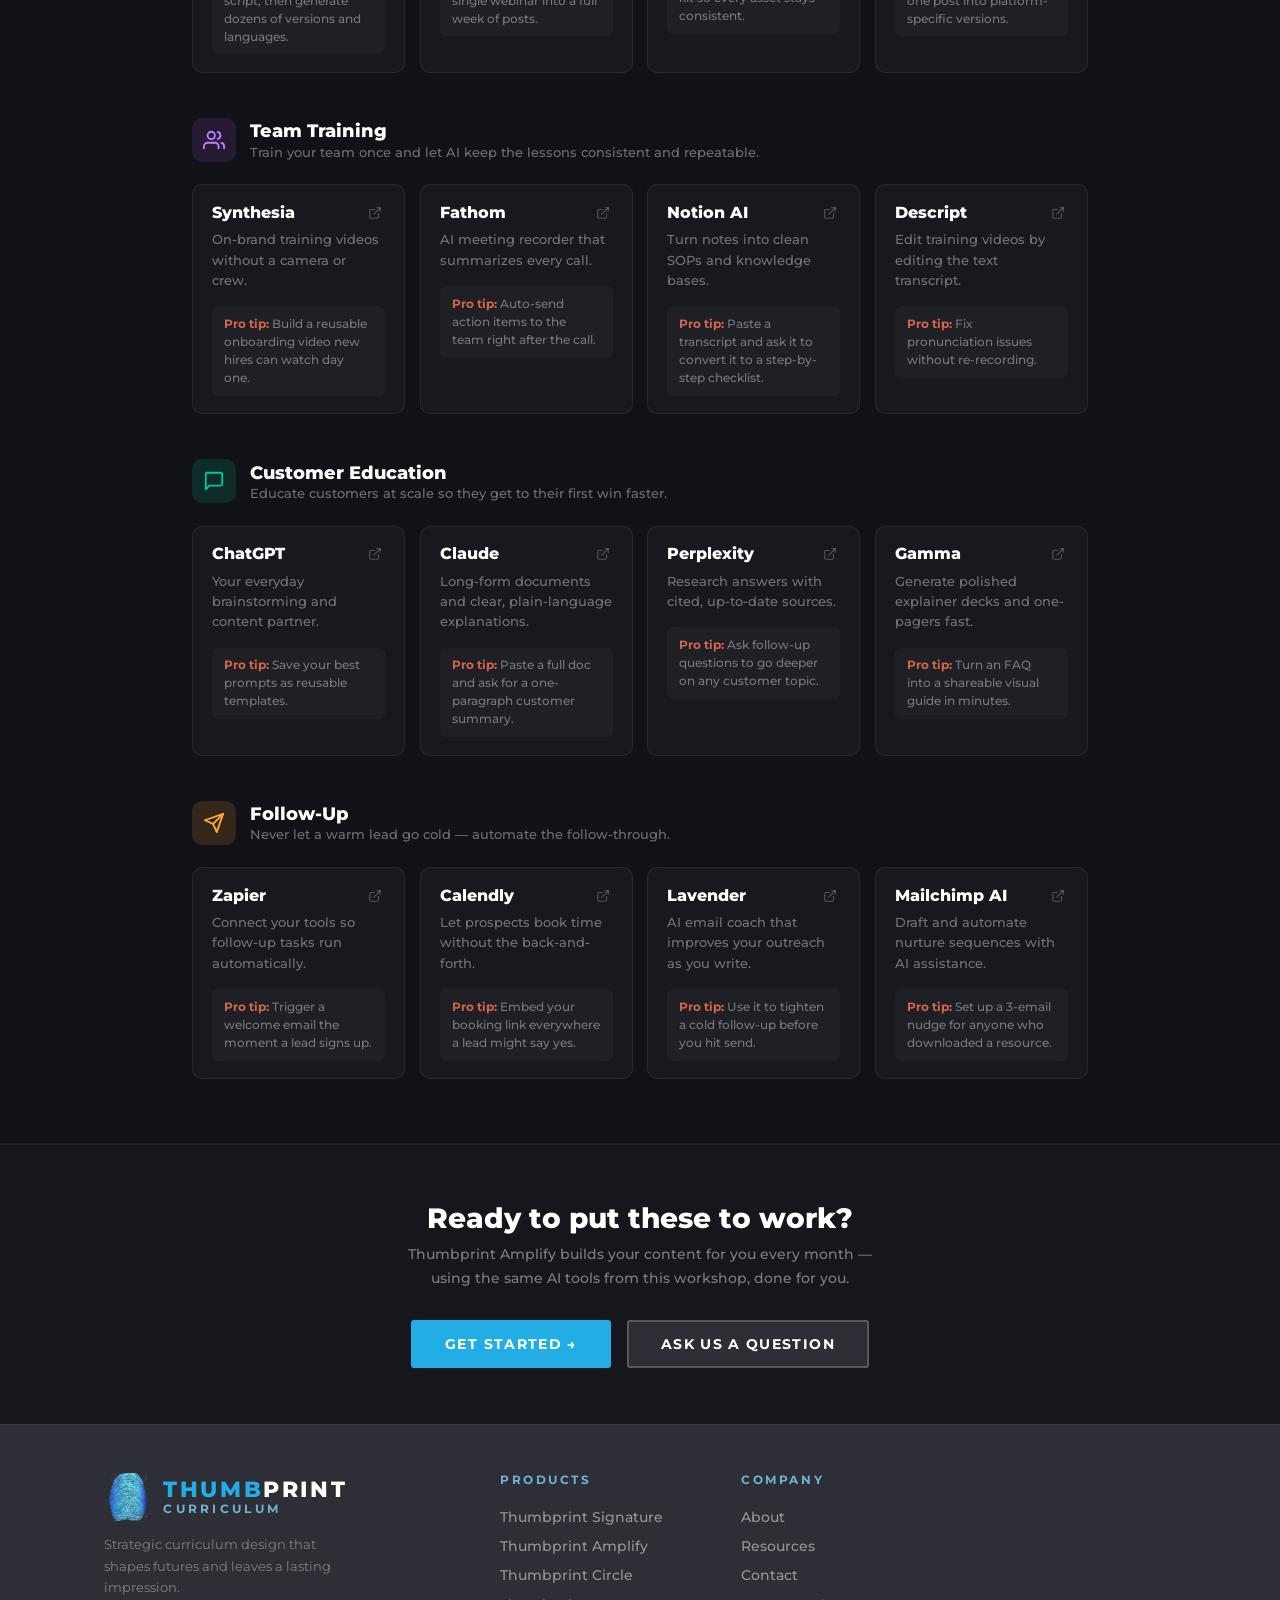
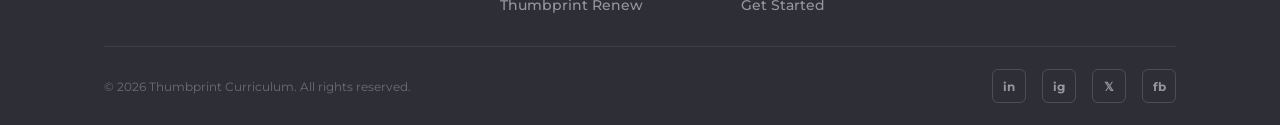
<file: resources.html>
<!DOCTYPE html>
<html lang="en">
<head>
  <meta charset="UTF-8" />
  <meta name="viewport" content="width=device-width, initial-scale=1.0" />
  <title>Resources — Thumbprint Curriculum</title>
  <link rel="icon" type="image/png" href="Gemini_Generated_Image_bbju21bbju21bbju.png" />
  <link rel="stylesheet" href="style.css" />
  <style>
    body { background: #111118; }

    /* ── Hero ── */
    .tw-hero {
      padding: calc(var(--nav-h) + 3rem) clamp(1.5rem,5vw,4rem) 4rem;
      border-bottom: 1px solid rgba(255,255,255,.06);
      position: relative; overflow: hidden;
    }
    .tw-hero::before {
      content: '';
      position: absolute; inset: 0;
      background: radial-gradient(ellipse 70% 80% at 85% 40%, rgba(34,174,228,.07) 0%, transparent 65%),
                  radial-gradient(ellipse 50% 60% at 5% 90%, rgba(0,200,150,.04) 0%, transparent 60%);
      pointer-events: none;
    }
    .tw-hero-inner { max-width: 820px; position: relative; z-index: 1; }
    .tw-eyebrow {
      font-size:.68rem; font-weight:800; letter-spacing:.28em; text-transform:uppercase;
      color:var(--green); margin-bottom:1rem; display:flex; align-items:center; gap:.6rem;
    }
    .tw-eyebrow::before { content:''; width:24px; height:2px; background:var(--green); border-radius:2px; }
    .tw-hero h1 { font-size:clamp(2rem,5vw,3.4rem); font-weight:800; color:var(--white); letter-spacing:-.025em; line-height:1.08; margin-bottom:1rem; }
    .tw-hero h1 em { font-style:normal; color:var(--blue-bright); }
    .tw-hero-sub { font-size:1.05rem; color:rgba(255,255,255,.5); line-height:1.7; max-width:620px; margin-bottom:2rem; }
    .tw-hero-btns { display:flex; gap:1rem; flex-wrap:wrap; }

    /* ── Page sections ── */
    .tw-section { max-width:960px; margin:0 auto; padding:4rem clamp(1.5rem,4vw,2rem); }
    .tw-section + .tw-section { border-top:1px solid rgba(255,255,255,.05); }
    .tw-label {
      font-size:.65rem; font-weight:800; letter-spacing:.28em; text-transform:uppercase;
      color:var(--blue-bright); margin-bottom:.9rem; display:flex; align-items:center; gap:.5rem;
    }
    .tw-label::before { content:''; width:16px; height:2px; background:var(--blue-bright); border-radius:2px; }
    .tw-h2 { font-size:clamp(1.4rem,2.8vw,2rem); font-weight:800; color:var(--white); letter-spacing:-.015em; margin-bottom:.6rem; }
    .tw-body { font-size:.95rem; color:rgba(255,255,255,.5); line-height:1.75; }

    /* ── Resource download cards ── */
    .resource-grid { display:grid; grid-template-columns:repeat(auto-fit, minmax(280px,1fr)); gap:1.2rem; margin-top:2rem; }
    .resource-card {
      background:rgba(255,255,255,.03); border:1.5px solid rgba(255,255,255,.08);
      border-radius:14px; padding:1.6rem; display:flex; flex-direction:column;
      transition:border-color .2s;
    }
    .resource-card:hover { border-color:rgba(255,255,255,.18); }
    .resource-card-top { display:flex; align-items:flex-start; gap:1.1rem; margin-bottom:1rem; }
    .resource-thumb {
      width:56px; flex-shrink:0; border-radius:8px; overflow:hidden;
      background:linear-gradient(160deg,rgba(34,174,228,.25),rgba(0,200,150,.15));
      aspect-ratio:3/4; display:flex; flex-direction:column; align-items:center;
      justify-content:center; gap:.3rem;
    }
    .resource-thumb-label { font-size:.44rem; font-weight:800; letter-spacing:.1em; text-transform:uppercase; color:var(--blue-bright); text-align:center; padding:0 .25rem; line-height:1.3; }
    .resource-thumb-icon { font-size:1.2rem; }
    .resource-info { flex:1; display:flex; flex-direction:column; }
    .resource-badge { font-size:.58rem; font-weight:800; letter-spacing:.12em; text-transform:uppercase; color:rgba(255,255,255,.35); margin-bottom:.35rem; display:block; }
    .resource-title { font-size:1rem; font-weight:800; color:var(--white); }
    .resource-desc { font-size:.83rem; color:rgba(255,255,255,.4); line-height:1.6; flex:1; margin-bottom:1.2rem; }
    .resource-dl {
      display:flex; align-items:center; justify-content:center; gap:.45rem;
      font-size:.75rem; font-weight:800; letter-spacing:.08em; text-transform:uppercase;
      color:var(--blue-bright); background:rgba(34,174,228,.1); border:1px solid rgba(34,174,228,.25);
      border-radius:8px; padding:.75rem 1rem; text-decoration:none;
      transition:background .2s, border-color .2s; cursor:pointer; width:100%; box-sizing:border-box;
    }
    .resource-dl:hover { background:rgba(34,174,228,.2); border-color:rgba(34,174,228,.45); }

    /* ── Tool category ── */
    .tool-category { margin-top:2.8rem; }
    .tool-category:first-child { margin-top:1.5rem; }
    .cat-header { display:flex; align-items:center; gap:.9rem; margin-bottom:1.4rem; }
    .cat-icon { width:44px; height:44px; border-radius:10px; flex-shrink:0; display:flex; align-items:center; justify-content:center; }
    .cat-icon svg { width:22px; height:22px; }
    .cat-icon.social   { background:rgba(34,174,228,.15); }
    .cat-icon.training { background:rgba(160,80,220,.15); }
    .cat-icon.edu      { background:rgba(0,200,150,.15); }
    .cat-icon.followup { background:rgba(255,160,40,.15); }
    .cat-title { font-size:1.1rem; font-weight:800; color:var(--white); margin-bottom:.15rem; }
    .cat-sub   { font-size:.82rem; color:rgba(255,255,255,.4); }
    .tool-grid { display:grid; grid-template-columns:repeat(4,1fr); gap:.9rem; }
    .tool-card {
      background:rgba(255,255,255,.03); border:1.5px solid rgba(255,255,255,.07);
      border-radius:10px; padding:1.1rem 1.2rem; display:flex; flex-direction:column; gap:.3rem;
      transition:border-color .2s, background .2s;
    }
    .tool-card:hover { border-color:rgba(255,255,255,.15); background:rgba(255,255,255,.05); }
    .tool-header { display:flex; align-items:flex-start; justify-content:space-between; gap:.5rem; }
    .tool-name { font-size:.97rem; font-weight:800; color:var(--white); }
    .tool-ext { flex-shrink:0; width:20px; height:20px; display:flex; align-items:center; justify-content:center; color:rgba(255,255,255,.25); text-decoration:none; transition:color .2s; }
    .tool-ext:hover { color:var(--blue-bright); }
    .tool-ext svg { width:14px; height:14px; }
    .tool-desc { font-size:.82rem; color:rgba(255,255,255,.4); line-height:1.55; margin-top:.1rem; }
    .tool-protip { margin-top:.7rem; padding:.55rem .75rem; background:rgba(255,255,255,.03); border-radius:6px; font-size:.75rem; color:rgba(255,255,255,.4); line-height:1.5; }
    .tool-protip strong { color:rgba(255,120,80,.8); font-weight:700; }

    /* ── CTA strip ── */
    .tw-cta-strip { background:rgba(255,255,255,.02); border-top:1px solid rgba(255,255,255,.06); padding:3.5rem clamp(1.5rem,4vw,2rem); text-align:center; }
    .tw-cta-strip h2 { font-size:clamp(1.3rem,2.5vw,1.75rem); font-weight:800; color:var(--white); margin-bottom:.5rem; }
    .tw-cta-strip p { font-size:.9rem; color:rgba(255,255,255,.45); max-width:480px; margin:0 auto 1.8rem; line-height:1.65; }
    .tw-btn-row { display:flex; gap:1rem; justify-content:center; flex-wrap:wrap; }

    /* ── Download modal ── */
    #dlModal { display:none; position:fixed; inset:0; background:rgba(0,0,0,.8); z-index:2000; align-items:center; justify-content:center; padding:1rem; }
    #dlModal.open { display:flex; }

    @media(max-width:860px) { .tool-grid { grid-template-columns:repeat(2,1fr); } }
    @media(max-width:640px) {
      .tw-section { padding:3rem 1.2rem; }
      .tool-grid { grid-template-columns:1fr; }
      .resource-grid { grid-template-columns:1fr; }
      .tw-hero-btns { flex-direction:column; }
    }
  </style>
</head>
<body>

<nav>
  <div class="nav-inner">
    <a href="index.html" class="nav-logo">
      <div class="nav-logo-img-crop" aria-hidden="true"><img src="Gemini_Generated_Image_bbju21bbju21bbju.png" alt="" /></div>
      <div class="nav-logo-wrap">
        <span><span class="thumb">THUMB</span><span class="print">PRINT</span></span>
        <span class="nav-sub">Curriculum</span>
      </div>
    </a>
    <ul class="nav-links">
      <li class="hide-sm"><a href="products.html">Products</a></li>
      <li class="hide-sm"><a href="about.html">About</a></li>
      <li class="hide-sm"><a href="resources.html" class="active">Resources</a></li>
      <li class="hide-sm"><a href="contact.html">Contact</a></li>
      <li><a href="get-started.html" class="nav-cta">Get Started</a></li>
    </ul>
  </div>
</nav>

<div class="page-body">

  <div class="tw-hero">
    <div class="tw-hero-inner">
      <p class="tw-eyebrow">Todd's AI Workshop · Be Everywhere</p>
      <h1>AI Secrets for the<br><em>Small Business Owner</em></h1>
      <p class="tw-hero-sub">Your resource hub from the workshop — the exact AI tools, free downloads, and next steps to start showing up everywhere without burning out.</p>
      <div class="tw-hero-btns">
        <a href="#resources" class="btn btn-primary">Get the Free Resources →</a>
        <a href="#tools" class="btn btn-dark">Explore the AI Tools</a>
      </div>
    </div>
  </div>

  <!-- FREE DOWNLOADS -->
  <div style="background:#111118; border-bottom:1px solid rgba(255,255,255,.05)" id="resources">
    <div class="tw-section">
      <p class="tw-label">Free Downloads</p>
      <h2 class="tw-h2">Workshop resources — yours to keep</h2>
      <p class="tw-body">Two free, opinionated guides from the session. Enter your name and email to unlock your download instantly.</p>

      <div class="resource-grid">

        <div class="resource-card">
          <div class="resource-card-top">
            <div class="resource-thumb">
              <div class="resource-thumb-icon">📋</div>
              <div class="resource-thumb-label">One-page PDF</div>
            </div>
            <div class="resource-info">
              <span class="resource-badge">One-page PDF</span>
              <div class="resource-title">10 Favorite AI Tools</div>
            </div>
          </div>
          <div class="resource-desc">Not just a list — exactly when and how to use each tool, with a pro tip for every one.</div>
          <button onclick="openDlModal('10 Favorite AI Tools','AI-Tools-for-Modern-Productivity - MagnaCon.pdf')" class="resource-dl">
            <svg viewBox="0 0 16 16" fill="currentColor" width="13" height="13"><path d="M8 12l-4-4h2.5V3h3v5H12L8 12z"/><rect x="2" y="13" width="12" height="1.5" rx=".75"/></svg>
            Download Free
          </button>
        </div>

        <div class="resource-card">
          <div class="resource-card-top">
            <div class="resource-thumb">
              <div class="resource-thumb-icon">📖</div>
              <div class="resource-thumb-label">8–12 page PDF</div>
            </div>
            <div class="resource-info">
              <span class="resource-badge">8–12 page PDF</span>
              <div class="resource-title">The Prompt Book</div>
            </div>
          </div>
          <div class="resource-desc">Copy-paste prompts organized by use case — social media, customer education, team training, and follow-up.</div>
          <button onclick="openDlModal('The Prompt Book','Thumbprint Curriculum Prompt Book - MagnaCon.pdf')" class="resource-dl">
            <svg viewBox="0 0 16 16" fill="currentColor" width="13" height="13"><path d="M8 12l-4-4h2.5V3h3v5H12L8 12z"/><rect x="2" y="13" width="12" height="1.5" rx=".75"/></svg>
            Download Free
          </button>
        </div>

        <div class="resource-card">
          <div class="resource-card-top">
            <div class="resource-thumb">
              <div class="resource-thumb-icon">🗂️</div>
              <div class="resource-thumb-label">PDF</div>
            </div>
            <div class="resource-info">
              <span class="resource-badge">PDF</span>
              <div class="resource-title">AI Content Strategy Prompt</div>
            </div>
          </div>
          <div class="resource-desc">Fill in your details and hand this prompt to any AI to get a tailored content strategy instantly.</div>
          <button onclick="openDlModal('AI Content Strategy Prompt','MagnaCon Dossier Prompt.pdf')" class="resource-dl">
            <svg viewBox="0 0 16 16" fill="currentColor" width="13" height="13"><path d="M8 12l-4-4h2.5V3h3v5H12L8 12z"/><rect x="2" y="13" width="12" height="1.5" rx=".75"/></svg>
            Download Free
          </button>
        </div>

      </div>
    </div>
  </div>

  <!-- AI TOOLS DIRECTORY -->
  <div style="background:#111118; border-bottom:1px solid rgba(255,255,255,.05)" id="tools">
    <div class="tw-section">
      <p class="tw-label">AI Tools Directory</p>
      <h2 class="tw-h2">Every AI tool from the workshop, in one place</h2>
      <p class="tw-body">Grouped by what you're actually trying to do. Click any tool name to open it — each comes with a quick pro tip to get started fast.</p>

      <!-- Social Media -->
      <div class="tool-category">
        <div class="cat-header">
          <div class="cat-icon social">
            <svg viewBox="0 0 24 24" fill="none" stroke="var(--blue-bright)" stroke-width="2" stroke-linecap="round" stroke-linejoin="round">
              <circle cx="18" cy="5" r="3"/><circle cx="6" cy="12" r="3"/><circle cx="18" cy="19" r="3"/>
              <line x1="8.59" y1="13.51" x2="15.42" y2="17.49"/><line x1="15.41" y1="6.51" x2="8.59" y2="10.49"/>
            </svg>
          </div>
          <div>
            <div class="cat-title">Social Media</div>
            <div class="cat-sub">Show up consistently across every channel without recording yourself every week.</div>
          </div>
        </div>
        <div class="tool-grid">
          <div class="tool-card">
            <div class="tool-header"><div class="tool-name">HeyGen</div><a href="https://www.heygen.com" target="_blank" rel="noopener" class="tool-ext"><svg viewBox="0 0 24 24" fill="none" stroke="currentColor" stroke-width="2" stroke-linecap="round" stroke-linejoin="round"><path d="M18 13v6a2 2 0 01-2 2H5a2 2 0 01-2-2V8a2 2 0 012-2h6"/><polyline points="15 3 21 3 21 9"/><line x1="10" y1="14" x2="21" y2="3"/></svg></a></div>
            <div class="tool-desc">Create an AI avatar that speaks for you on camera.</div>
            <div class="tool-protip"><strong>Pro tip:</strong> Record one script, then generate dozens of versions and languages.</div>
          </div>
          <div class="tool-card">
            <div class="tool-header"><div class="tool-name">Opus Clip</div><a href="https://www.opus.pro" target="_blank" rel="noopener" class="tool-ext"><svg viewBox="0 0 24 24" fill="none" stroke="currentColor" stroke-width="2" stroke-linecap="round" stroke-linejoin="round"><path d="M18 13v6a2 2 0 01-2 2H5a2 2 0 01-2-2V8a2 2 0 012-2h6"/><polyline points="15 3 21 3 21 9"/><line x1="10" y1="14" x2="21" y2="3"/></svg></a></div>
            <div class="tool-desc">Turn one long video into many short, captioned clips.</div>
            <div class="tool-protip"><strong>Pro tip:</strong> Repurpose a single webinar into a full week of posts.</div>
          </div>
          <div class="tool-card">
            <div class="tool-header"><div class="tool-name">Canva Magic Studio</div><a href="https://www.canva.com" target="_blank" rel="noopener" class="tool-ext"><svg viewBox="0 0 24 24" fill="none" stroke="currentColor" stroke-width="2" stroke-linecap="round" stroke-linejoin="round"><path d="M18 13v6a2 2 0 01-2 2H5a2 2 0 01-2-2V8a2 2 0 012-2h6"/><polyline points="15 3 21 3 21 9"/><line x1="10" y1="14" x2="21" y2="3"/></svg></a></div>
            <div class="tool-desc">On-brand graphics and social posts in minutes.</div>
            <div class="tool-protip"><strong>Pro tip:</strong> Lock your brand kit so every asset stays consistent.</div>
          </div>
          <div class="tool-card">
            <div class="tool-header"><div class="tool-name">Buffer AI</div><a href="https://buffer.com" target="_blank" rel="noopener" class="tool-ext"><svg viewBox="0 0 24 24" fill="none" stroke="currentColor" stroke-width="2" stroke-linecap="round" stroke-linejoin="round"><path d="M18 13v6a2 2 0 01-2 2H5a2 2 0 01-2-2V8a2 2 0 012-2h6"/><polyline points="15 3 21 3 21 9"/><line x1="10" y1="14" x2="21" y2="3"/></svg></a></div>
            <div class="tool-desc">Draft, schedule, and repurpose posts across platforms.</div>
            <div class="tool-protip"><strong>Pro tip:</strong> Let it rewrite one post into platform-specific versions.</div>
          </div>
        </div>
      </div>

      <!-- Team Training -->
      <div class="tool-category">
        <div class="cat-header">
          <div class="cat-icon training">
            <svg viewBox="0 0 24 24" fill="none" stroke="#c080ff" stroke-width="2" stroke-linecap="round" stroke-linejoin="round">
              <path d="M17 21v-2a4 4 0 00-4-4H5a4 4 0 00-4 4v2"/><circle cx="9" cy="7" r="4"/>
              <path d="M23 21v-2a4 4 0 00-3-3.87"/><path d="M16 3.13a4 4 0 010 7.75"/>
            </svg>
          </div>
          <div>
            <div class="cat-title">Team Training</div>
            <div class="cat-sub">Train your team once and let AI keep the lessons consistent and repeatable.</div>
          </div>
        </div>
        <div class="tool-grid">
          <div class="tool-card">
            <div class="tool-header"><div class="tool-name">Synthesia</div><a href="https://www.synthesia.io" target="_blank" rel="noopener" class="tool-ext"><svg viewBox="0 0 24 24" fill="none" stroke="currentColor" stroke-width="2" stroke-linecap="round" stroke-linejoin="round"><path d="M18 13v6a2 2 0 01-2 2H5a2 2 0 01-2-2V8a2 2 0 012-2h6"/><polyline points="15 3 21 3 21 9"/><line x1="10" y1="14" x2="21" y2="3"/></svg></a></div>
            <div class="tool-desc">On-brand training videos without a camera or crew.</div>
            <div class="tool-protip"><strong>Pro tip:</strong> Build a reusable onboarding video new hires can watch day one.</div>
          </div>
          <div class="tool-card">
            <div class="tool-header"><div class="tool-name">Fathom</div><a href="https://fathom.video" target="_blank" rel="noopener" class="tool-ext"><svg viewBox="0 0 24 24" fill="none" stroke="currentColor" stroke-width="2" stroke-linecap="round" stroke-linejoin="round"><path d="M18 13v6a2 2 0 01-2 2H5a2 2 0 01-2-2V8a2 2 0 012-2h6"/><polyline points="15 3 21 3 21 9"/><line x1="10" y1="14" x2="21" y2="3"/></svg></a></div>
            <div class="tool-desc">AI meeting recorder that summarizes every call.</div>
            <div class="tool-protip"><strong>Pro tip:</strong> Auto-send action items to the team right after the call.</div>
          </div>
          <div class="tool-card">
            <div class="tool-header"><div class="tool-name">Notion AI</div><a href="https://www.notion.so" target="_blank" rel="noopener" class="tool-ext"><svg viewBox="0 0 24 24" fill="none" stroke="currentColor" stroke-width="2" stroke-linecap="round" stroke-linejoin="round"><path d="M18 13v6a2 2 0 01-2 2H5a2 2 0 01-2-2V8a2 2 0 012-2h6"/><polyline points="15 3 21 3 21 9"/><line x1="10" y1="14" x2="21" y2="3"/></svg></a></div>
            <div class="tool-desc">Turn notes into clean SOPs and knowledge bases.</div>
            <div class="tool-protip"><strong>Pro tip:</strong> Paste a transcript and ask it to convert it to a step-by-step checklist.</div>
          </div>
          <div class="tool-card">
            <div class="tool-header"><div class="tool-name">Descript</div><a href="https://www.descript.com" target="_blank" rel="noopener" class="tool-ext"><svg viewBox="0 0 24 24" fill="none" stroke="currentColor" stroke-width="2" stroke-linecap="round" stroke-linejoin="round"><path d="M18 13v6a2 2 0 01-2 2H5a2 2 0 01-2-2V8a2 2 0 012-2h6"/><polyline points="15 3 21 3 21 9"/><line x1="10" y1="14" x2="21" y2="3"/></svg></a></div>
            <div class="tool-desc">Edit training videos by editing the text transcript.</div>
            <div class="tool-protip"><strong>Pro tip:</strong> Fix pronunciation issues without re-recording.</div>
          </div>
        </div>
      </div>

      <!-- Customer Education -->
      <div class="tool-category">
        <div class="cat-header">
          <div class="cat-icon edu">
            <svg viewBox="0 0 24 24" fill="none" stroke="var(--green)" stroke-width="2" stroke-linecap="round" stroke-linejoin="round">
              <path d="M21 15a2 2 0 01-2 2H7l-4 4V5a2 2 0 012-2h14a2 2 0 012 2z"/>
            </svg>
          </div>
          <div>
            <div class="cat-title">Customer Education</div>
            <div class="cat-sub">Educate customers at scale so they get to their first win faster.</div>
          </div>
        </div>
        <div class="tool-grid">
          <div class="tool-card">
            <div class="tool-header"><div class="tool-name">ChatGPT</div><a href="https://chat.openai.com" target="_blank" rel="noopener" class="tool-ext"><svg viewBox="0 0 24 24" fill="none" stroke="currentColor" stroke-width="2" stroke-linecap="round" stroke-linejoin="round"><path d="M18 13v6a2 2 0 01-2 2H5a2 2 0 01-2-2V8a2 2 0 012-2h6"/><polyline points="15 3 21 3 21 9"/><line x1="10" y1="14" x2="21" y2="3"/></svg></a></div>
            <div class="tool-desc">Your everyday brainstorming and content partner.</div>
            <div class="tool-protip"><strong>Pro tip:</strong> Save your best prompts as reusable templates.</div>
          </div>
          <div class="tool-card">
            <div class="tool-header"><div class="tool-name">Claude</div><a href="https://claude.ai" target="_blank" rel="noopener" class="tool-ext"><svg viewBox="0 0 24 24" fill="none" stroke="currentColor" stroke-width="2" stroke-linecap="round" stroke-linejoin="round"><path d="M18 13v6a2 2 0 01-2 2H5a2 2 0 01-2-2V8a2 2 0 012-2h6"/><polyline points="15 3 21 3 21 9"/><line x1="10" y1="14" x2="21" y2="3"/></svg></a></div>
            <div class="tool-desc">Long-form documents and clear, plain-language explanations.</div>
            <div class="tool-protip"><strong>Pro tip:</strong> Paste a full doc and ask for a one-paragraph customer summary.</div>
          </div>
          <div class="tool-card">
            <div class="tool-header"><div class="tool-name">Perplexity</div><a href="https://www.perplexity.ai" target="_blank" rel="noopener" class="tool-ext"><svg viewBox="0 0 24 24" fill="none" stroke="currentColor" stroke-width="2" stroke-linecap="round" stroke-linejoin="round"><path d="M18 13v6a2 2 0 01-2 2H5a2 2 0 01-2-2V8a2 2 0 012-2h6"/><polyline points="15 3 21 3 21 9"/><line x1="10" y1="14" x2="21" y2="3"/></svg></a></div>
            <div class="tool-desc">Research answers with cited, up-to-date sources.</div>
            <div class="tool-protip"><strong>Pro tip:</strong> Ask follow-up questions to go deeper on any customer topic.</div>
          </div>
          <div class="tool-card">
            <div class="tool-header"><div class="tool-name">Gamma</div><a href="https://gamma.app" target="_blank" rel="noopener" class="tool-ext"><svg viewBox="0 0 24 24" fill="none" stroke="currentColor" stroke-width="2" stroke-linecap="round" stroke-linejoin="round"><path d="M18 13v6a2 2 0 01-2 2H5a2 2 0 01-2-2V8a2 2 0 012-2h6"/><polyline points="15 3 21 3 21 9"/><line x1="10" y1="14" x2="21" y2="3"/></svg></a></div>
            <div class="tool-desc">Generate polished explainer decks and one-pagers fast.</div>
            <div class="tool-protip"><strong>Pro tip:</strong> Turn an FAQ into a shareable visual guide in minutes.</div>
          </div>
        </div>
      </div>

      <!-- Follow-Up -->
      <div class="tool-category">
        <div class="cat-header">
          <div class="cat-icon followup">
            <svg viewBox="0 0 24 24" fill="none" stroke="#ffaa33" stroke-width="2" stroke-linecap="round" stroke-linejoin="round">
              <line x1="22" y1="2" x2="11" y2="13"/><polygon points="22 2 15 22 11 13 2 9 22 2"/>
            </svg>
          </div>
          <div>
            <div class="cat-title">Follow-Up</div>
            <div class="cat-sub">Never let a warm lead go cold — automate the follow-through.</div>
          </div>
        </div>
        <div class="tool-grid">
          <div class="tool-card">
            <div class="tool-header"><div class="tool-name">Zapier</div><a href="https://zapier.com" target="_blank" rel="noopener" class="tool-ext"><svg viewBox="0 0 24 24" fill="none" stroke="currentColor" stroke-width="2" stroke-linecap="round" stroke-linejoin="round"><path d="M18 13v6a2 2 0 01-2 2H5a2 2 0 01-2-2V8a2 2 0 012-2h6"/><polyline points="15 3 21 3 21 9"/><line x1="10" y1="14" x2="21" y2="3"/></svg></a></div>
            <div class="tool-desc">Connect your tools so follow-up tasks run automatically.</div>
            <div class="tool-protip"><strong>Pro tip:</strong> Trigger a welcome email the moment a lead signs up.</div>
          </div>
          <div class="tool-card">
            <div class="tool-header"><div class="tool-name">Calendly</div><a href="https://calendly.com" target="_blank" rel="noopener" class="tool-ext"><svg viewBox="0 0 24 24" fill="none" stroke="currentColor" stroke-width="2" stroke-linecap="round" stroke-linejoin="round"><path d="M18 13v6a2 2 0 01-2 2H5a2 2 0 01-2-2V8a2 2 0 012-2h6"/><polyline points="15 3 21 3 21 9"/><line x1="10" y1="14" x2="21" y2="3"/></svg></a></div>
            <div class="tool-desc">Let prospects book time without the back-and-forth.</div>
            <div class="tool-protip"><strong>Pro tip:</strong> Embed your booking link everywhere a lead might say yes.</div>
          </div>
          <div class="tool-card">
            <div class="tool-header"><div class="tool-name">Lavender</div><a href="https://www.lavender.ai" target="_blank" rel="noopener" class="tool-ext"><svg viewBox="0 0 24 24" fill="none" stroke="currentColor" stroke-width="2" stroke-linecap="round" stroke-linejoin="round"><path d="M18 13v6a2 2 0 01-2 2H5a2 2 0 01-2-2V8a2 2 0 012-2h6"/><polyline points="15 3 21 3 21 9"/><line x1="10" y1="14" x2="21" y2="3"/></svg></a></div>
            <div class="tool-desc">AI email coach that improves your outreach as you write.</div>
            <div class="tool-protip"><strong>Pro tip:</strong> Use it to tighten a cold follow-up before you hit send.</div>
          </div>
          <div class="tool-card">
            <div class="tool-header"><div class="tool-name">Mailchimp AI</div><a href="https://mailchimp.com" target="_blank" rel="noopener" class="tool-ext"><svg viewBox="0 0 24 24" fill="none" stroke="currentColor" stroke-width="2" stroke-linecap="round" stroke-linejoin="round"><path d="M18 13v6a2 2 0 01-2 2H5a2 2 0 01-2-2V8a2 2 0 012-2h6"/><polyline points="15 3 21 3 21 9"/><line x1="10" y1="14" x2="21" y2="3"/></svg></a></div>
            <div class="tool-desc">Draft and automate nurture sequences with AI assistance.</div>
            <div class="tool-protip"><strong>Pro tip:</strong> Set up a 3-email nudge for anyone who downloaded a resource.</div>
          </div>
        </div>
      </div>

    </div>
  </div>

  <!-- CTA -->
  <div class="tw-cta-strip">
    <h2>Ready to put these to work?</h2>
    <p>Thumbprint Amplify builds your content for you every month — using the same AI tools from this workshop, done for you.</p>
    <div class="tw-btn-row">
      <a href="get-started.html" class="btn btn-primary">Get Started →</a>
      <a href="contact.html" class="btn btn-dark">Ask Us a Question</a>
    </div>
  </div>

</div>

<!-- FOOTER -->
<footer>
  <div class="container">
    <div class="footer-inner">
      <div>
        <a href="index.html" class="nav-logo">
          <div class="nav-logo-img-crop footer-sz" aria-hidden="true"><img src="Gemini_Generated_Image_bbju21bbju21bbju.png" alt="" /></div>
          <div class="nav-logo-wrap"><span><span class="thumb">THUMB</span><span class="print">PRINT</span></span><span class="nav-sub">Curriculum</span></div>
        </a>
        <p class="footer-tagline">Strategic curriculum design that shapes futures and leaves a lasting impression.</p>
      </div>
      <div>
        <p class="footer-col-title">Products</p>
        <ul class="footer-links">
          <li><a href="products.html">Thumbprint Signature</a></li>
          <li><a href="products.html">Thumbprint Amplify</a></li>
          <li><a href="products.html">Thumbprint Circle</a></li>
          <li><a href="products.html">Thumbprint Renew</a></li>
        </ul>
      </div>
      <div>
        <p class="footer-col-title">Company</p>
        <ul class="footer-links">
          <li><a href="about.html">About</a></li>
          <li><a href="resources.html">Resources</a></li>
          <li><a href="contact.html">Contact</a></li>
          <li><a href="get-started.html">Get Started</a></li>
        </ul>
      </div>
    </div>
    <div class="footer-bottom">
      <span class="footer-copy">© 2026 Thumbprint Curriculum. All rights reserved.</span>
      <div class="footer-socials">
        <a href="https://www.linkedin.com/company/thumbprint-curriculum/" target="_blank" title="LinkedIn">in</a>
        <a href="#" title="Instagram">ig</a>
        <a href="#" title="X">𝕏</a>
        <a href="#" title="Facebook">fb</a>
      </div>
    </div>
  </div>
</footer>

<!-- DOWNLOAD MODAL -->
<div id="dlModal">
  <div style="background:#16161f;border:1.5px solid rgba(255,255,255,.1);border-radius:16px;padding:2rem 2.2rem;max-width:440px;width:100%;position:relative;box-shadow:0 32px 80px rgba(0,0,0,.6)">
    <button onclick="closeDlModal()" style="position:absolute;top:1rem;right:1.1rem;background:none;border:none;font-size:1.4rem;cursor:pointer;color:rgba(255,255,255,.3);line-height:1;padding:0;transition:color .2s" onmouseover="this.style.color='rgba(255,255,255,.7)'" onmouseout="this.style.color='rgba(255,255,255,.3)'" aria-label="Close">×</button>

    <div id="dlFormWrap">
      <p style="font-size:.62rem;font-weight:800;letter-spacing:.24em;text-transform:uppercase;color:var(--blue-bright);margin-bottom:.75rem;display:flex;align-items:center;gap:.45rem"><span style="display:inline-block;width:16px;height:2px;background:var(--blue-bright);border-radius:2px"></span>Free Resource</p>
      <h3 id="dlTitle" style="font-size:1.3rem;font-weight:800;color:#fff;letter-spacing:-.02em;line-height:1.2;margin-bottom:.5rem"></h3>
      <p style="font-size:.85rem;color:rgba(255,255,255,.45);line-height:1.6;margin-bottom:1.75rem">Yours to keep. Enter your details to unlock the download instantly.</p>

      <label style="display:block;font-size:.65rem;font-weight:800;letter-spacing:.14em;text-transform:uppercase;color:rgba(255,255,255,.4);margin-bottom:.4rem">Your Name</label>
      <input id="dlName" type="text" placeholder="First and last name" style="width:100%;padding:.8rem 1rem;background:rgba(255,255,255,.05);border:1.5px solid rgba(255,255,255,.1);border-radius:8px;font-size:.9rem;color:#fff;outline:none;box-sizing:border-box;margin-bottom:1rem;font-family:inherit;transition:border-color .2s" onfocus="this.style.borderColor='var(--blue-bright)'" onblur="this.style.borderColor='rgba(255,255,255,.1)'" />

      <label style="display:block;font-size:.65rem;font-weight:800;letter-spacing:.14em;text-transform:uppercase;color:rgba(255,255,255,.4);margin-bottom:.4rem">Email Address</label>
      <input id="dlEmail" type="email" placeholder="your@email.com" style="width:100%;padding:.8rem 1rem;background:rgba(255,255,255,.05);border:1.5px solid rgba(255,255,255,.1);border-radius:8px;font-size:.9rem;color:#fff;outline:none;box-sizing:border-box;margin-bottom:1.5rem;font-family:inherit;transition:border-color .2s" onfocus="this.style.borderColor='var(--blue-bright)'" onblur="this.style.borderColor='rgba(255,255,255,.1)'" />

      <button id="dlSubmitBtn" onclick="submitDownload()" style="width:100%;padding:.9rem;background:var(--blue-bright);color:#fff;border:none;border-radius:9px;font-size:.88rem;font-weight:800;letter-spacing:.06em;text-transform:uppercase;cursor:pointer;font-family:inherit;transition:background .2s">
        Unlock Download →
      </button>
    </div>

    <div id="dlSuccessWrap" style="display:none;text-align:center;padding:1rem 0">
      <div style="font-size:2.5rem;margin-bottom:.75rem">✅</div>
      <h3 id="dlSuccessTitle" style="font-size:1.1rem;font-weight:800;color:#fff;margin-bottom:.4rem"></h3>
      <p style="font-size:.85rem;color:rgba(255,255,255,.45);margin-bottom:1.5rem;line-height:1.6">Your download is ready. Click below to save it.</p>
      <a id="dlLink" href="#" download style="display:inline-flex;align-items:center;gap:.5rem;padding:.9rem 2rem;background:var(--blue-bright);color:#fff;border-radius:9px;font-size:.88rem;font-weight:800;letter-spacing:.06em;text-transform:uppercase;text-decoration:none;transition:background .2s">
        <svg viewBox="0 0 16 16" fill="currentColor" width="14" height="14"><path d="M8 12l-4-4h2.5V3h3v5H12L8 12z"/><rect x="2" y="13" width="12" height="1.5" rx=".75"/></svg>
        Download Now
      </a>
    </div>
  </div>
</div>

<script src="nav.js"></script>
<script>
  var dlFile = '';

  function openDlModal(title, file) {
    dlFile = file;
    document.getElementById('dlTitle').textContent = title;
    document.getElementById('dlFormWrap').style.display = 'block';
    document.getElementById('dlSuccessWrap').style.display = 'none';
    document.getElementById('dlName').value = '';
    document.getElementById('dlEmail').value = '';
    document.getElementById('dlModal').classList.add('open');
  }

  function closeDlModal() {
    document.getElementById('dlModal').classList.remove('open');
  }

  function submitDownload() {
    var name  = document.getElementById('dlName').value.trim();
    var email = document.getElementById('dlEmail').value.trim();
    if (!name || !email) { alert('Please enter your name and email.'); return; }
    document.getElementById('dlFormWrap').style.display = 'none';
    document.getElementById('dlSuccessTitle').textContent = document.getElementById('dlTitle').textContent;
    document.getElementById('dlLink').href = dlFile;
    document.getElementById('dlSuccessWrap').style.display = 'block';
  }

  // Close modal on backdrop click
  document.getElementById('dlModal').addEventListener('click', function(e) {
    if (e.target === this) closeDlModal();
  });
</script>
</body>
</html>
</file>
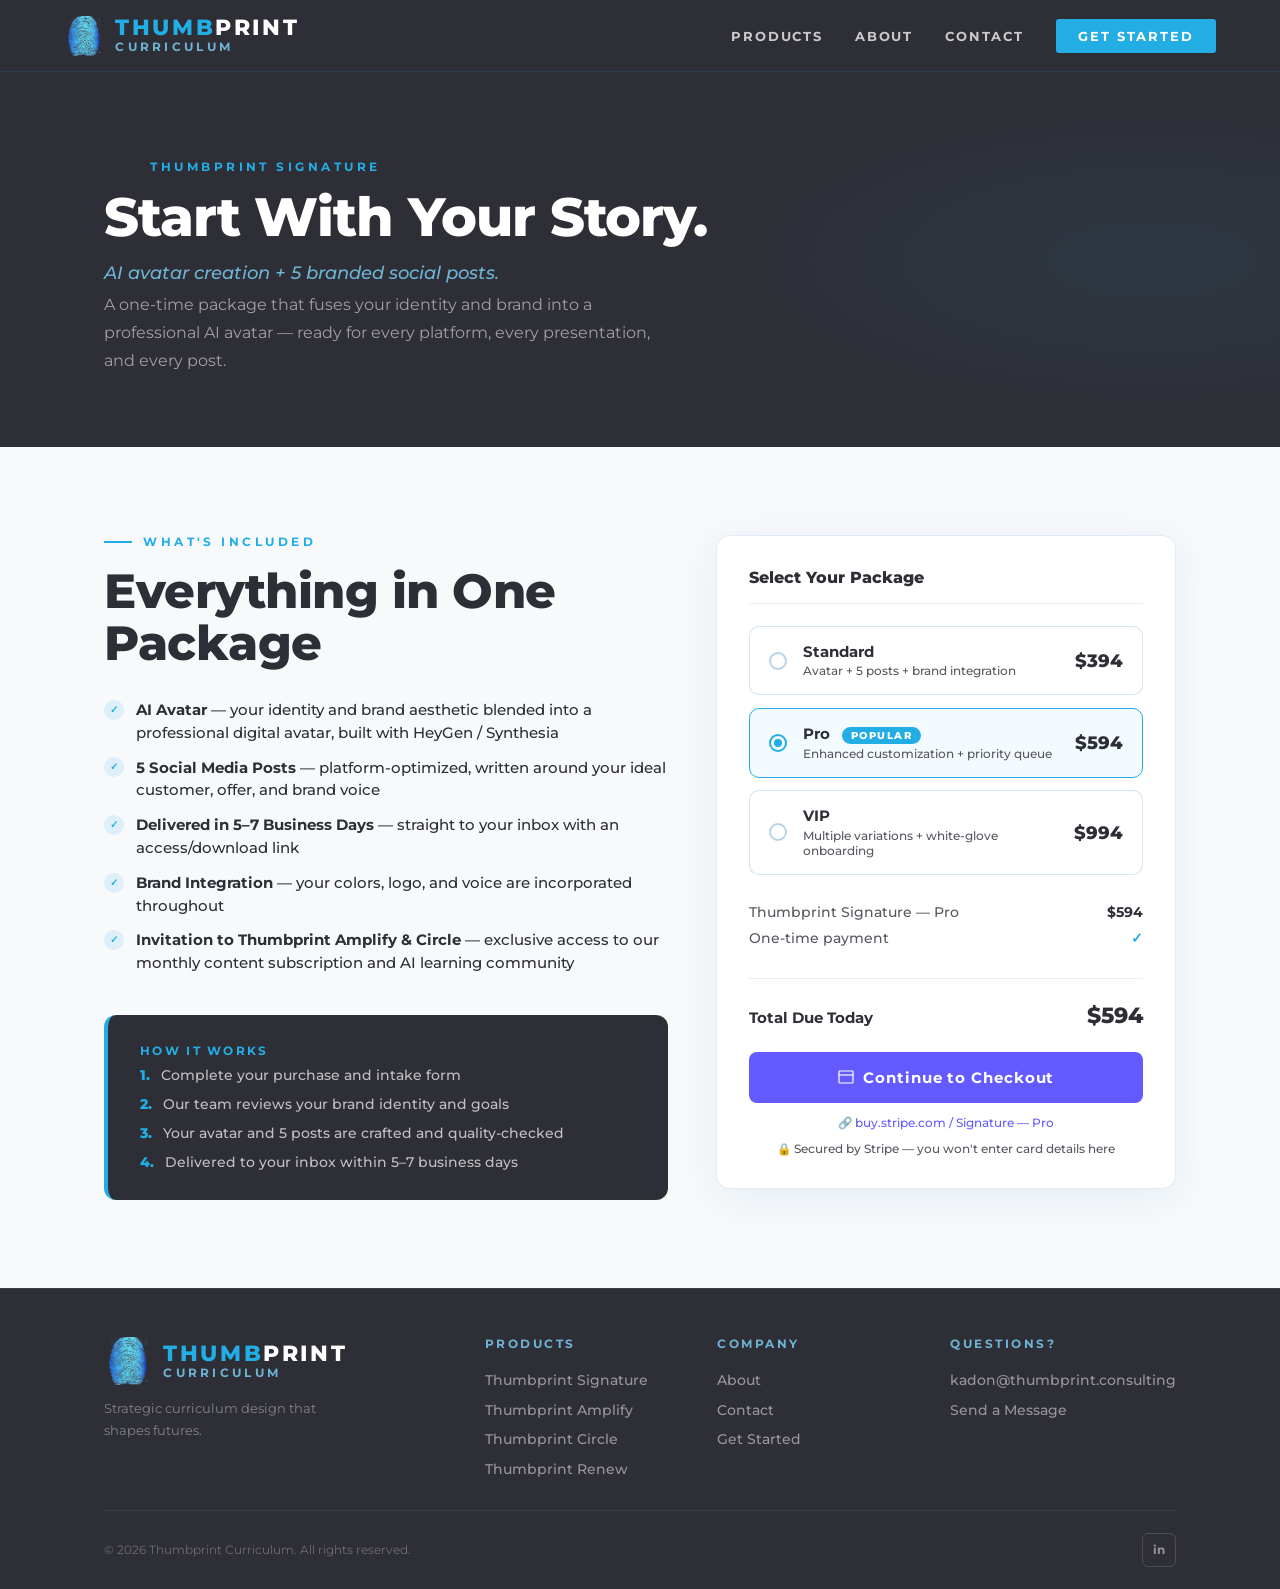
<file: signature.html>
﻿<!DOCTYPE html>
<html lang="en">
<head>
  <meta charset="UTF-8" />
  <meta name="viewport" content="width=device-width, initial-scale=1.0" />
  <title>Thumbprint Signature — Avatar Creation</title>
  <link rel="icon" type="image/png" href="Gemini_Generated_Image_bbju21bbju21bbju.png" />
  <link rel="stylesheet" href="style.css" />
</head>
<body>

<nav>
  <div class="nav-inner">
    <a href="/" class="nav-logo">
      <div class="nav-logo-img-crop" aria-hidden="true"><img src="Gemini_Generated_Image_bbju21bbju21bbju.png" alt="" /></div>
      <div class="nav-logo-wrap">
        <span><span class="thumb">THUMB</span><span class="print">PRINT</span></span>
        <span class="nav-sub">Curriculum</span>
      </div>
    </a>
    <ul class="nav-links">
      <li class="hide-sm"><a href="products">Products</a></li>
      <li class="hide-sm"><a href="about">About</a></li>
      <li class="hide-sm"><a href="contact">Contact</a></li>
      <li><a href="get-started" class="nav-cta">Get Started</a></li>
    </ul>
  </div>
</nav>

<div class="page-body">

  <!-- HERO -->
  <div class="product-hero">
    <div class="container">
      <p class="product-hero-eyebrow" style="color:var(--blue-bright)">
        <span style="background:var(--blue-bright)"></span>Thumbprint Signature
      </p>
      <h1>Start With Your Story.</h1>
      <p class="product-hero-tagline" style="color:var(--blue-light)">AI avatar creation + 5 branded social posts.</p>
      <p class="product-hero-sub">A one-time package that fuses your identity and brand into a professional AI avatar — ready for every platform, every presentation, and every post.</p>
    </div>
  </div>

  <!-- CHECKOUT -->
  <section class="checkout-section">
    <div class="container">
      <div class="checkout-layout">

        <!-- LEFT: Details -->
        <div>
          <p class="section-label">What's Included</p>
          <h2 class="section-h2" style="margin-bottom:1.8rem">Everything in One Package</h2>
          <ul class="includes-list">
            <li>
              <span class="check" style="background:rgba(34,174,228,.12);color:var(--blue-bright)">✓</span>
              <span><strong>AI Avatar</strong> — your identity and brand aesthetic blended into a professional digital avatar, built with HeyGen / Synthesia</span>
            </li>
            <li>
              <span class="check" style="background:rgba(34,174,228,.12);color:var(--blue-bright)">✓</span>
              <span><strong>5 Social Media Posts</strong> — platform-optimized, written around your ideal customer, offer, and brand voice</span>
            </li>
            <li>
              <span class="check" style="background:rgba(34,174,228,.12);color:var(--blue-bright)">✓</span>
              <span><strong>Delivered in 5–7 Business Days</strong> — straight to your inbox with an access/download link</span>
            </li>
            <li>
              <span class="check" style="background:rgba(34,174,228,.12);color:var(--blue-bright)">✓</span>
              <span><strong>Brand Integration</strong> — your colors, logo, and voice are incorporated throughout</span>
            </li>
            <li>
              <span class="check" style="background:rgba(34,174,228,.12);color:var(--blue-bright)">✓</span>
              <span><strong>Invitation to Thumbprint Amplify &amp; Circle</strong> — exclusive access to our monthly content subscription and AI learning community</span>
            </li>
          </ul>

          <div style="margin-top:2.5rem;background:var(--dark);border-radius:12px;padding:1.8rem 2rem;border-left:4px solid var(--blue-bright)">
            <p style="font-size:.72rem;font-weight:700;letter-spacing:.2em;text-transform:uppercase;color:var(--blue-bright);margin-bottom:.5rem">How It Works</p>
            <ol style="list-style:none;display:flex;flex-direction:column;gap:.7rem">
              <li style="font-size:.88rem;color:rgba(255,255,255,.7);display:flex;gap:.7rem"><span style="color:var(--blue-bright);font-weight:800;flex-shrink:0">1.</span>Complete your purchase and intake form</li>
              <li style="font-size:.88rem;color:rgba(255,255,255,.7);display:flex;gap:.7rem"><span style="color:var(--blue-bright);font-weight:800;flex-shrink:0">2.</span>Our team reviews your brand identity and goals</li>
              <li style="font-size:.88rem;color:rgba(255,255,255,.7);display:flex;gap:.7rem"><span style="color:var(--blue-bright);font-weight:800;flex-shrink:0">3.</span>Your avatar and 5 posts are crafted and quality-checked</li>
              <li style="font-size:.88rem;color:rgba(255,255,255,.7);display:flex;gap:.7rem"><span style="color:var(--blue-bright);font-weight:800;flex-shrink:0">4.</span>Delivered to your inbox within 5–7 business days</li>
            </ol>
          </div>
        </div>

        <!-- RIGHT: Checkout -->
        <div>
          <div class="checkout-card">
            <div id="checkoutForm">
              <p class="checkout-card-title">Select Your Package</p>

              <div class="plan-selector" id="planSelector">
                <div class="plan-option" onclick="selectPlan(this,'Standard','$394')">
                  <div class="plan-radio"></div>
                  <div class="plan-info">
                    <div class="plan-name">Standard</div>
                    <div class="plan-desc">Avatar + 5 posts + brand integration</div>
                  </div>
                  <div class="plan-price">$394</div>
                </div>
                <div class="plan-option selected" onclick="selectPlan(this,'Pro','$594')">
                  <div class="plan-radio"></div>
                  <div class="plan-info">
                    <div class="plan-name">Pro <span class="plan-badge">Popular</span></div>
                    <div class="plan-desc">Enhanced customization + priority queue</div>
                  </div>
                  <div class="plan-price">$594</div>
                </div>
                <div class="plan-option" onclick="selectPlan(this,'VIP','$994')">
                  <div class="plan-radio"></div>
                  <div class="plan-info">
                    <div class="plan-name">VIP</div>
                    <div class="plan-desc">Multiple variations + white-glove onboarding</div>
                  </div>
                  <div class="plan-price">$994</div>
                </div>
              </div>

              <div class="order-summary">
                <div class="order-line">
                  <span class="order-line-label" id="orderLabel">Thumbprint Signature — Pro</span>
                  <span class="order-line-val" id="orderAmt">$594</span>
                </div>
                <div class="order-line">
                  <span class="order-line-label">One-time payment</span>
                  <span class="order-line-val" style="color:var(--blue-bright)">✓</span>
                </div>
              </div>
              <div class="order-total-line">
                <span class="order-total-label">Total Due Today</span>
                <span class="order-total-val" id="orderTotal">$594</span>
              </div>

              <div class="stripe-cta visible" id="stripeCta">
                <a id="stripeBtn" href="#" target="_blank" class="stripe-cta-btn">
                  <svg width="16" height="16" viewBox="0 0 16 16" fill="none"><path d="M14 2H2a1 1 0 00-1 1v10a1 1 0 001 1h12a1 1 0 001-1V3a1 1 0 00-1-1z" stroke="white" stroke-width="1.2"/><path d="M1 6h14" stroke="white" stroke-width="1.2"/></svg>
                  Continue to Checkout
                </a>
                <p class="stripe-cta-url">🔗 <a id="stripeUrlText" href="#" target="_blank">buy.stripe.com / Signature — Pro</a></p>
                <p class="stripe-cta-note">🔒 Secured by Stripe — you won't enter card details here</p>
              </div>
            </div>
          </div>
        </div>

      </div>
    </div>
  </section>

</div>

<footer>
  <div class="container">
    <div class="footer-inner">
      <div>
        <a href="/" class="nav-logo">
          <div class="nav-logo-img-crop footer-sz" aria-hidden="true"><img src="Gemini_Generated_Image_bbju21bbju21bbju.png" alt="" /></div>
          <div class="nav-logo-wrap"><span><span class="thumb">THUMB</span><span class="print">PRINT</span></span><span class="nav-sub">Curriculum</span></div>
        </a>
        <p class="footer-tagline">Strategic curriculum design that shapes futures.</p>
      </div>
      <div><p class="footer-col-title">Products</p><ul class="footer-links"><li><a href="signature">Thumbprint Signature</a></li><li><a href="amplify">Thumbprint Amplify</a></li><li><a href="circle">Thumbprint Circle</a></li><li><a href="renew">Thumbprint Renew</a></li></ul></div>
      <div><p class="footer-col-title">Company</p><ul class="footer-links"><li><a href="about">About</a></li><li><a href="contact">Contact</a></li><li><a href="get-started">Get Started</a></li></ul></div>
      <div><p class="footer-col-title">Questions?</p><ul class="footer-links"><li><a href="mailto:kadon@thumbprint.consulting">kadon@thumbprint.consulting</a></li><li><a href="contact">Send a Message</a></li></ul></div>
    </div>
    <div class="footer-bottom">
      <span class="footer-copy">© 2026 Thumbprint Curriculum. All rights reserved.</span>
      <div class="footer-socials"><a href="https://www.linkedin.com/company/thumbprint-curriculum/" target="_blank">in</a></div>
    </div>
  </div>
</footer>

<script>
  // Replace these URLs with your actual Stripe Payment Links
  const STRIPE_LINKS = {
    Standard: 'https://buy.stripe.com/9B67sKdCw2YdaBW75Pc7u00',
    Pro:      'https://buy.stripe.com/cNifZgdCwdCR6lGgGpc7u01',
    VIP:      'https://buy.stripe.com/bJe14m41W56leSc1Lvc7u02'
  };

  function selectPlan(el, name, price) {
    document.querySelectorAll('.plan-option').forEach(o => o.classList.remove('selected'));
    el.classList.add('selected');
    document.getElementById('orderLabel').textContent = 'Thumbprint Signature — ' + name;
    document.getElementById('orderAmt').textContent = price;
    document.getElementById('orderTotal').textContent = price;

    const url = STRIPE_LINKS[name];
    document.getElementById('stripeBtn').href = url;
    document.getElementById('stripeUrlText').href = url;
    document.getElementById('stripeUrlText').textContent = url.replace('https://', '');
    document.getElementById('stripeCta').classList.add('visible');
  }
</script>
<script src="nav.js"></script>
</body>
</html>
</file>
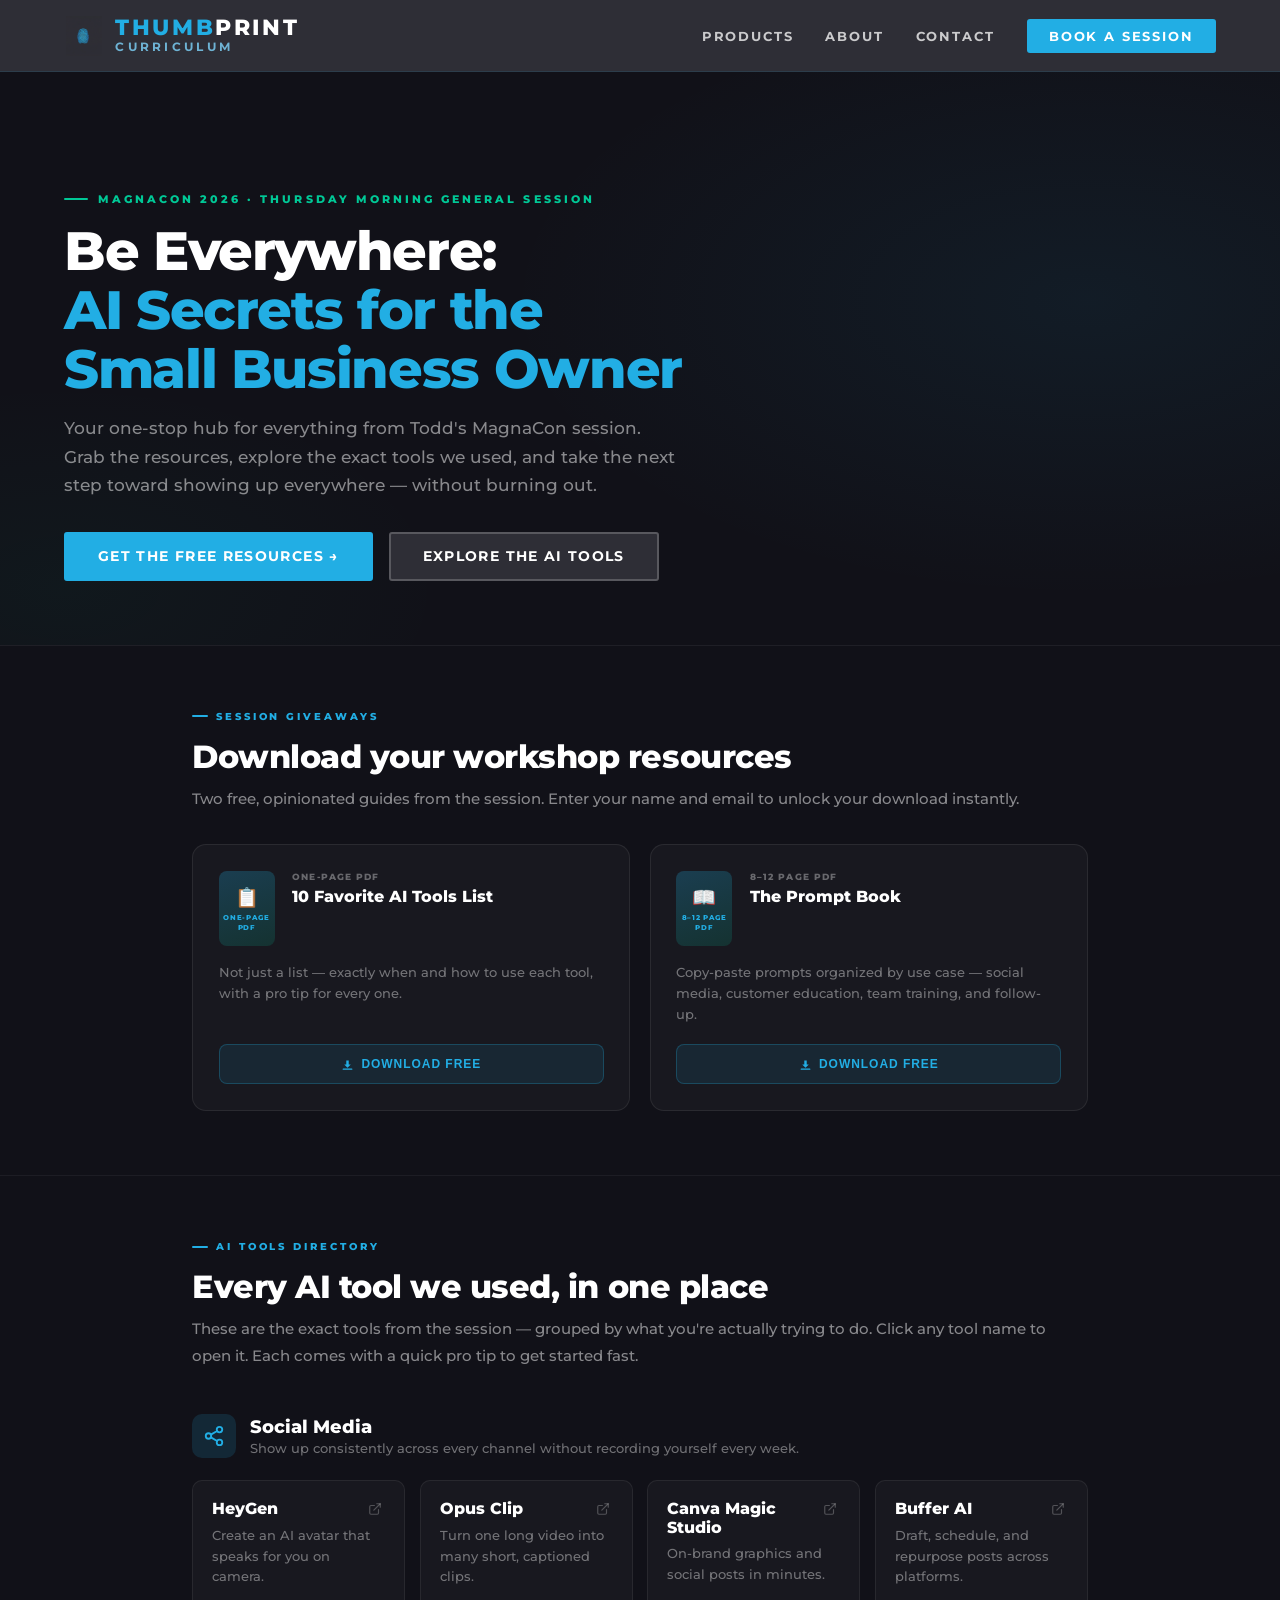
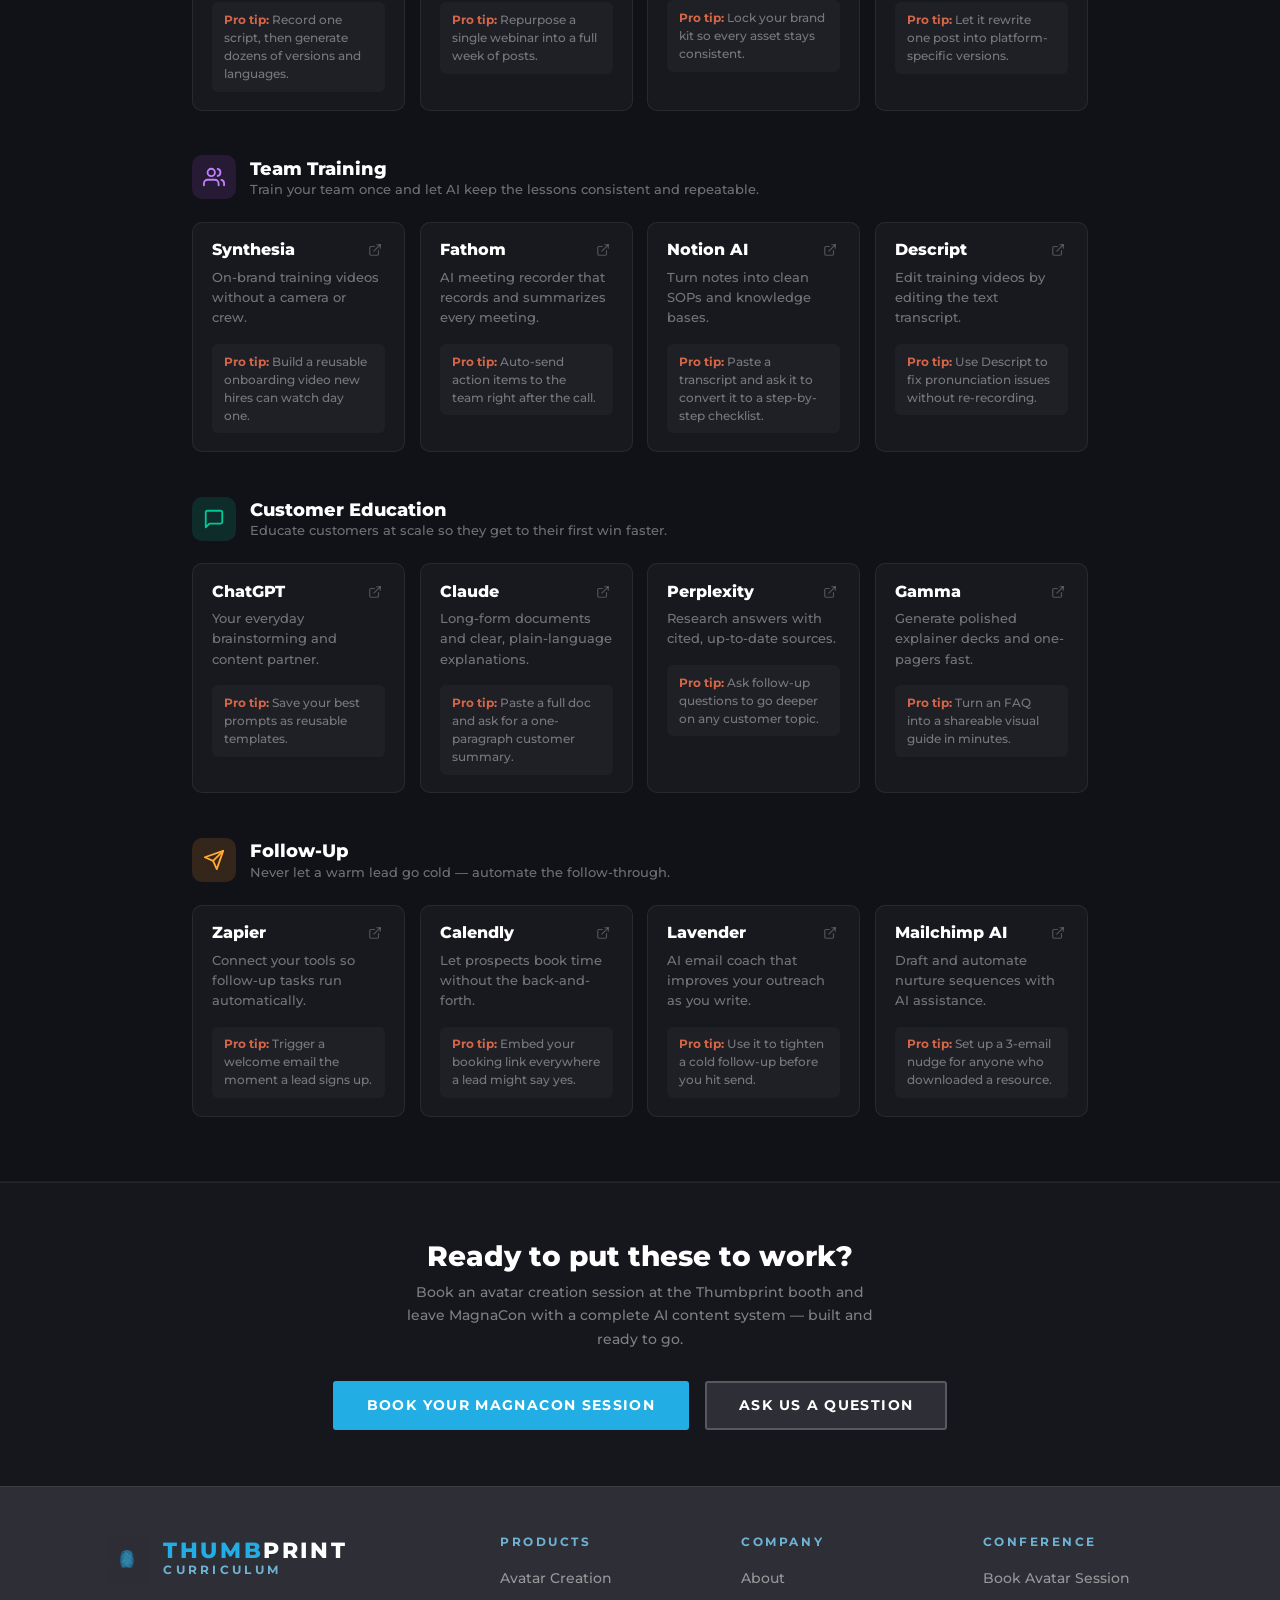
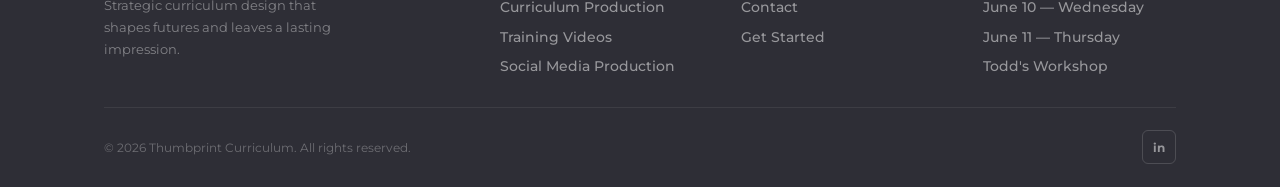
<file: todd-workshop.html>
﻿<!DOCTYPE html>
<html lang="en">
<head>
  <meta charset="UTF-8" />
  <meta name="viewport" content="width=device-width, initial-scale=1.0" />
  <title>Be Everywhere: AI Secrets for the Small Business Owner — MagnaCon 2026</title>
  <meta name="description" content="Your one-stop hub for everything from Todd's MagnaCon session. The exact AI tools, resources, and next steps — without the burnout." />
  <link rel="icon" type="image/png" href="fingerprint-logo.png" />
  <link rel="stylesheet" href="style.css" />
  <style>
    body { background: #111118; }

    /* ── Hero ── */
    .tw-hero {
      padding: calc(var(--nav-h) + 3rem) clamp(1.5rem,5vw,4rem) 4rem;
      border-bottom: 1px solid rgba(255,255,255,.06);
      position: relative;
      overflow: hidden;
    }
    .tw-hero::before {
      content: '';
      position: absolute;
      inset: 0;
      background: radial-gradient(ellipse 70% 80% at 85% 40%, rgba(34,174,228,.07) 0%, transparent 65%),
                  radial-gradient(ellipse 50% 60% at 5% 90%, rgba(0,200,150,.04) 0%, transparent 60%);
      pointer-events: none;
    }
    .tw-hero-inner { max-width: 820px; position: relative; z-index: 1; }
    .tw-eyebrow {
      font-size: .68rem; font-weight: 800; letter-spacing: .28em; text-transform: uppercase;
      color: var(--green); margin-bottom: 1rem; display: flex; align-items: center; gap: .6rem;
    }
    .tw-eyebrow::before { content: ''; width: 24px; height: 2px; background: var(--green); border-radius: 2px; }
    .tw-hero h1 {
      font-size: clamp(2rem,5vw,3.4rem); font-weight: 800; color: var(--white);
      letter-spacing: -.025em; line-height: 1.08; margin-bottom: 1rem;
    }
    .tw-hero h1 em { font-style: normal; color: var(--blue-bright); }
    .tw-hero-sub {
      font-size: 1.05rem; color: rgba(255,255,255,.5); line-height: 1.7;
      max-width: 620px; margin-bottom: 2rem;
    }
    .tw-meta { display: flex; gap: 1.5rem; flex-wrap: wrap; margin-bottom: 2.2rem; }
    .tw-meta-item {
      font-size: .72rem; font-weight: 700; letter-spacing: .1em; text-transform: uppercase;
      color: rgba(255,255,255,.3); display: flex; align-items: center; gap: .4rem;
    }
    .tw-meta-item span { color: rgba(255,255,255,.6); }
    .tw-hero-btns { display: flex; gap: 1rem; flex-wrap: wrap; }

    /* ── Page sections ── */
    .tw-section { max-width: 960px; margin: 0 auto; padding: 4rem clamp(1.5rem,4vw,2rem); }
    .tw-section + .tw-section { border-top: 1px solid rgba(255,255,255,.05); }
    .tw-label {
      font-size: .65rem; font-weight: 800; letter-spacing: .28em; text-transform: uppercase;
      color: var(--blue-bright); margin-bottom: .9rem; display: flex; align-items: center; gap: .5rem;
    }
    .tw-label::before { content: ''; width: 16px; height: 2px; background: var(--blue-bright); border-radius: 2px; }
    .tw-h2 { font-size: clamp(1.4rem,2.8vw,2rem); font-weight: 800; color: var(--white); letter-spacing: -.015em; margin-bottom: .6rem; }
    .tw-body { font-size: .95rem; color: rgba(255,255,255,.5); line-height: 1.75; }

    /* ── Resource download cards ── */
    .resource-grid { display: grid; grid-template-columns: repeat(auto-fit, minmax(280px,1fr)); gap: 1.2rem; margin-top: 2rem; }
    .resource-card {
      background: rgba(255,255,255,.03); border: 1.5px solid rgba(255,255,255,.08);
      border-radius: 14px; padding: 1.6rem; display: flex; flex-direction: column; gap: 0;
      transition: border-color .2s;
    }
    .resource-card:hover { border-color: rgba(255,255,255,.18); }
    .resource-card-top { display: flex; align-items: flex-start; gap: 1.1rem; margin-bottom: 1rem; }
    .resource-thumb {
      width: 56px; flex-shrink: 0; border-radius: 8px; overflow: hidden;
      background: linear-gradient(160deg,rgba(34,174,228,.25),rgba(0,200,150,.15));
      aspect-ratio: 3/4; display: flex; flex-direction: column; align-items: center;
      justify-content: center; gap: .3rem;
    }
    .resource-thumb-label {
      font-size: .44rem; font-weight: 800; letter-spacing: .1em; text-transform: uppercase;
      color: var(--blue-bright); text-align: center; padding: 0 .25rem; line-height: 1.3;
    }
    .resource-thumb-icon { font-size: 1.2rem; }
    .resource-info { flex: 1; display: flex; flex-direction: column; }
    .resource-badge {
      font-size: .58rem; font-weight: 800; letter-spacing: .12em; text-transform: uppercase;
      color: rgba(255,255,255,.35); margin-bottom: .35rem; display: block;
    }
    .resource-title { font-size: 1rem; font-weight: 800; color: var(--white); margin-bottom: 0; }
    .resource-desc { font-size: .83rem; color: rgba(255,255,255,.4); line-height: 1.6; flex: 1; margin-bottom: 1.2rem; }
    .resource-dl {
      display: flex; align-items: center; justify-content: center; gap: .45rem;
      font-size: .75rem; font-weight: 800; letter-spacing: .08em; text-transform: uppercase;
      color: var(--blue-bright); background: rgba(34,174,228,.1); border: 1px solid rgba(34,174,228,.25);
      border-radius: 8px; padding: .75rem 1rem; text-decoration: none;
      transition: background .2s, border-color .2s; cursor: pointer; width: 100%; box-sizing: border-box;
    }
    .resource-dl:hover { background: rgba(34,174,228,.2); border-color: rgba(34,174,228,.45); }
    .resource-note { font-size: .72rem; color: rgba(255,255,255,.25); margin-top: 1rem; font-style: italic; }

    /* ── Tool category ── */
    .tool-category { margin-top: 2.8rem; }
    .tool-category:first-child { margin-top: 1.5rem; }
    .cat-header { display: flex; align-items: center; gap: .9rem; margin-bottom: 1.4rem; }
    .cat-icon {
      width: 44px; height: 44px; border-radius: 10px; flex-shrink: 0;
      display: flex; align-items: center; justify-content: center;
    }
    .cat-icon svg { width: 22px; height: 22px; }
    .cat-icon.social   { background: rgba(34,174,228,.15); }
    .cat-icon.training { background: rgba(160,80,220,.15); }
    .cat-icon.edu      { background: rgba(0,200,150,.15); }
    .cat-icon.followup { background: rgba(255,160,40,.15); }
    .cat-title { font-size: 1.1rem; font-weight: 800; color: var(--white); margin-bottom: .15rem; }
    .cat-sub   { font-size: .82rem; color: rgba(255,255,255,.4); }
    .tool-grid { display: grid; grid-template-columns: repeat(4, 1fr); gap: .9rem; }
    .tool-card {
      background: rgba(255,255,255,.03); border: 1.5px solid rgba(255,255,255,.07);
      border-radius: 10px; padding: 1.1rem 1.2rem;
      display: flex; flex-direction: column; gap: .3rem;
      transition: border-color .2s, background .2s;
    }
    .tool-card:hover { border-color: rgba(255,255,255,.15); background: rgba(255,255,255,.05); }
    .tool-header { display: flex; align-items: flex-start; justify-content: space-between; gap: .5rem; }
    .tool-name { font-size: .97rem; font-weight: 800; color: var(--white); }
    .tool-ext {
      flex-shrink: 0; width: 20px; height: 20px; display: flex; align-items: center;
      justify-content: center; color: rgba(255,255,255,.25); text-decoration: none;
      transition: color .2s;
    }
    .tool-ext:hover { color: var(--blue-bright); }
    .tool-ext svg { width: 14px; height: 14px; }
    .tool-desc { font-size: .82rem; color: rgba(255,255,255,.4); line-height: 1.55; margin-top: .1rem; }
    .tool-protip {
      margin-top: .7rem; padding: .55rem .75rem;
      background: rgba(255,255,255,.03); border-radius: 6px;
      font-size: .75rem; color: rgba(255,255,255,.4); line-height: 1.5;
    }
    .tool-protip strong { color: rgba(255,120,80,.8); font-weight: 700; }

    /* ── CTA strip ── */
    .tw-cta-strip {
      background: rgba(255,255,255,.02); border-top: 1px solid rgba(255,255,255,.06);
      padding: 3.5rem clamp(1.5rem,4vw,2rem); text-align: center;
    }
    .tw-cta-strip h2 { font-size: clamp(1.3rem,2.5vw,1.75rem); font-weight: 800; color: var(--white); margin-bottom: .5rem; }
    .tw-cta-strip p { font-size: .9rem; color: rgba(255,255,255,.45); max-width: 480px; margin: 0 auto 1.8rem; line-height: 1.65; }
    .tw-btn-row { display: flex; gap: 1rem; justify-content: center; flex-wrap: wrap; }

    @media (max-width: 860px) {
      .tool-grid { grid-template-columns: repeat(2, 1fr); }
    }
    @media (max-width: 640px) {
      .tw-section { padding: 3rem 1.2rem; }
      .tool-grid { grid-template-columns: 1fr; }
      .resource-grid { grid-template-columns: 1fr; }
      .tw-hero-btns { flex-direction: column; }
    }
  </style>
</head>
<body>

<nav>
  <div class="nav-inner">
    <a href="index.html" class="nav-logo">
      <div class="nav-logo-img-crop" aria-hidden="true"><img src="final logo tp.png" alt="" /></div>
      <div class="nav-logo-wrap">
        <span><span class="thumb">THUMB</span><span class="print">PRINT</span></span>
        <span class="nav-sub">Curriculum</span>
      </div>
    </a>
    <ul class="nav-links">
      <li class="hide-sm"><a href="products.html">Products</a></li>
      <li class="hide-sm"><a href="about.html">About</a></li>
      <li class="hide-sm"><a href="contact.html">Contact</a></li>
      <li><a href="magnacon.html" class="nav-cta">Book a Session</a></li>
    </ul>
  </div>
</nav>

<div class="page-body">

  <!-- HERO -->
  <div class="tw-hero">
    <div class="tw-hero-inner">
      <p class="tw-eyebrow">MagnaCon 2026 · Thursday Morning General Session</p>
      <h1>Be Everywhere:<br><em>AI Secrets for the<br>Small Business Owner</em></h1>
      <p class="tw-hero-sub">Your one-stop hub for everything from Todd's MagnaCon session. Grab the resources, explore the exact tools we used, and take the next step toward showing up everywhere — without burning out.</p>
      <div class="tw-hero-btns">
        <a href="#resources" class="btn btn-primary">Get the Free Resources →</a>
        <a href="#tools" class="btn btn-dark">Explore the AI Tools</a>
      </div>
    </div>
  </div>

  <!-- SESSION GIVEAWAYS -->
  <div style="background:#111118; border-bottom:1px solid rgba(255,255,255,.05)" id="resources">
    <div class="tw-section">
      <p class="tw-label">Session Giveaways</p>
      <h2 class="tw-h2">Download your workshop resources</h2>
      <p class="tw-body">Two free, opinionated guides from the session. Enter your name and email to unlock your download instantly.</p>

      <div class="resource-grid">

        <div class="resource-card">
          <div class="resource-card-top">
            <div class="resource-thumb">
              <div class="resource-thumb-icon">📋</div>
              <div class="resource-thumb-label">One-page PDF</div>
            </div>
            <div class="resource-info">
              <span class="resource-badge">One-page PDF</span>
              <div class="resource-title">10 Favorite AI Tools List</div>
            </div>
          </div>
          <div class="resource-desc">Not just a list — exactly when and how to use each tool, with a pro tip for every one.</div>
          <button onclick="openDlModal('10 Favorite AI Tools List','10-favorite-ai-tools.pdf')" class="resource-dl">
            <svg viewBox="0 0 16 16" fill="currentColor" width="13" height="13"><path d="M8 12l-4-4h2.5V3h3v5H12L8 12z"/><rect x="2" y="13" width="12" height="1.5" rx=".75"/></svg>
            Download Free
          </button>
        </div>

        <div class="resource-card">
          <div class="resource-card-top">
            <div class="resource-thumb">
              <div class="resource-thumb-icon">📖</div>
              <div class="resource-thumb-label">8–12 page PDF</div>
            </div>
            <div class="resource-info">
              <span class="resource-badge">8–12 page PDF</span>
              <div class="resource-title">The Prompt Book</div>
            </div>
          </div>
          <div class="resource-desc">Copy-paste prompts organized by use case — social media, customer education, team training, and follow-up.</div>
          <button onclick="openDlModal('The Prompt Book','the-prompt-book.pdf')" class="resource-dl">
            <svg viewBox="0 0 16 16" fill="currentColor" width="13" height="13"><path d="M8 12l-4-4h2.5V3h3v5H12L8 12z"/><rect x="2" y="13" width="12" height="1.5" rx=".75"/></svg>
            Download Free
          </button>
        </div>

      </div>
    </div>
  </div>

  <!-- AI TOOLS DIRECTORY -->
  <div style="background:#111118; border-bottom:1px solid rgba(255,255,255,.05)" id="tools">
    <div class="tw-section">
      <p class="tw-label">AI Tools Directory</p>
      <h2 class="tw-h2">Every AI tool we used, in one place</h2>
      <p class="tw-body">These are the exact tools from the session — grouped by what you're actually trying to do. Click any tool name to open it. Each comes with a quick pro tip to get started fast.</p>

      <!-- Social Media -->
      <div class="tool-category">
        <div class="cat-header">
          <div class="cat-icon social">
            <svg viewBox="0 0 24 24" fill="none" stroke="var(--blue-bright)" stroke-width="2" stroke-linecap="round" stroke-linejoin="round">
              <circle cx="18" cy="5" r="3"/><circle cx="6" cy="12" r="3"/><circle cx="18" cy="19" r="3"/>
              <line x1="8.59" y1="13.51" x2="15.42" y2="17.49"/><line x1="15.41" y1="6.51" x2="8.59" y2="10.49"/>
            </svg>
          </div>
          <div>
            <div class="cat-title">Social Media</div>
            <div class="cat-sub">Show up consistently across every channel without recording yourself every week.</div>
          </div>
        </div>
        <div class="tool-grid">

          <div class="tool-card">
            <div class="tool-header">
              <div class="tool-name">HeyGen</div>
              <a href="https://www.heygen.com" target="_blank" rel="noopener" class="tool-ext" title="Open HeyGen">
                <svg viewBox="0 0 24 24" fill="none" stroke="currentColor" stroke-width="2" stroke-linecap="round" stroke-linejoin="round"><path d="M18 13v6a2 2 0 01-2 2H5a2 2 0 01-2-2V8a2 2 0 012-2h6"/><polyline points="15 3 21 3 21 9"/><line x1="10" y1="14" x2="21" y2="3"/></svg>
              </a>
            </div>
            <div class="tool-desc">Create an AI avatar that speaks for you on camera.</div>
            <div class="tool-protip"><strong>Pro tip:</strong> Record one script, then generate dozens of versions and languages.</div>
          </div>

          <div class="tool-card">
            <div class="tool-header">
              <div class="tool-name">Opus Clip</div>
              <a href="https://www.opus.pro" target="_blank" rel="noopener" class="tool-ext" title="Open Opus Clip">
                <svg viewBox="0 0 24 24" fill="none" stroke="currentColor" stroke-width="2" stroke-linecap="round" stroke-linejoin="round"><path d="M18 13v6a2 2 0 01-2 2H5a2 2 0 01-2-2V8a2 2 0 012-2h6"/><polyline points="15 3 21 3 21 9"/><line x1="10" y1="14" x2="21" y2="3"/></svg>
              </a>
            </div>
            <div class="tool-desc">Turn one long video into many short, captioned clips.</div>
            <div class="tool-protip"><strong>Pro tip:</strong> Repurpose a single webinar into a full week of posts.</div>
          </div>

          <div class="tool-card">
            <div class="tool-header">
              <div class="tool-name">Canva Magic Studio</div>
              <a href="https://www.canva.com" target="_blank" rel="noopener" class="tool-ext" title="Open Canva">
                <svg viewBox="0 0 24 24" fill="none" stroke="currentColor" stroke-width="2" stroke-linecap="round" stroke-linejoin="round"><path d="M18 13v6a2 2 0 01-2 2H5a2 2 0 01-2-2V8a2 2 0 012-2h6"/><polyline points="15 3 21 3 21 9"/><line x1="10" y1="14" x2="21" y2="3"/></svg>
              </a>
            </div>
            <div class="tool-desc">On-brand graphics and social posts in minutes.</div>
            <div class="tool-protip"><strong>Pro tip:</strong> Lock your brand kit so every asset stays consistent.</div>
          </div>

          <div class="tool-card">
            <div class="tool-header">
              <div class="tool-name">Buffer AI</div>
              <a href="https://buffer.com" target="_blank" rel="noopener" class="tool-ext" title="Open Buffer">
                <svg viewBox="0 0 24 24" fill="none" stroke="currentColor" stroke-width="2" stroke-linecap="round" stroke-linejoin="round"><path d="M18 13v6a2 2 0 01-2 2H5a2 2 0 01-2-2V8a2 2 0 012-2h6"/><polyline points="15 3 21 3 21 9"/><line x1="10" y1="14" x2="21" y2="3"/></svg>
              </a>
            </div>
            <div class="tool-desc">Draft, schedule, and repurpose posts across platforms.</div>
            <div class="tool-protip"><strong>Pro tip:</strong> Let it rewrite one post into platform-specific versions.</div>
          </div>

        </div>
      </div>

      <!-- Team Training -->
      <div class="tool-category">
        <div class="cat-header">
          <div class="cat-icon training">
            <svg viewBox="0 0 24 24" fill="none" stroke="#c080ff" stroke-width="2" stroke-linecap="round" stroke-linejoin="round">
              <path d="M17 21v-2a4 4 0 00-4-4H5a4 4 0 00-4 4v2"/><circle cx="9" cy="7" r="4"/>
              <path d="M23 21v-2a4 4 0 00-3-3.87"/><path d="M16 3.13a4 4 0 010 7.75"/>
            </svg>
          </div>
          <div>
            <div class="cat-title">Team Training</div>
            <div class="cat-sub">Train your team once and let AI keep the lessons consistent and repeatable.</div>
          </div>
        </div>
        <div class="tool-grid">

          <div class="tool-card">
            <div class="tool-header">
              <div class="tool-name">Synthesia</div>
              <a href="https://www.synthesia.io" target="_blank" rel="noopener" class="tool-ext" title="Open Synthesia">
                <svg viewBox="0 0 24 24" fill="none" stroke="currentColor" stroke-width="2" stroke-linecap="round" stroke-linejoin="round"><path d="M18 13v6a2 2 0 01-2 2H5a2 2 0 01-2-2V8a2 2 0 012-2h6"/><polyline points="15 3 21 3 21 9"/><line x1="10" y1="14" x2="21" y2="3"/></svg>
              </a>
            </div>
            <div class="tool-desc">On-brand training videos without a camera or crew.</div>
            <div class="tool-protip"><strong>Pro tip:</strong> Build a reusable onboarding video new hires can watch day one.</div>
          </div>

          <div class="tool-card">
            <div class="tool-header">
              <div class="tool-name">Fathom</div>
              <a href="https://fathom.video" target="_blank" rel="noopener" class="tool-ext" title="Open Fathom">
                <svg viewBox="0 0 24 24" fill="none" stroke="currentColor" stroke-width="2" stroke-linecap="round" stroke-linejoin="round"><path d="M18 13v6a2 2 0 01-2 2H5a2 2 0 01-2-2V8a2 2 0 012-2h6"/><polyline points="15 3 21 3 21 9"/><line x1="10" y1="14" x2="21" y2="3"/></svg>
              </a>
            </div>
            <div class="tool-desc">AI meeting recorder that records and summarizes every meeting.</div>
            <div class="tool-protip"><strong>Pro tip:</strong> Auto-send action items to the team right after the call.</div>
          </div>

          <div class="tool-card">
            <div class="tool-header">
              <div class="tool-name">Notion AI</div>
              <a href="https://www.notion.so" target="_blank" rel="noopener" class="tool-ext" title="Open Notion">
                <svg viewBox="0 0 24 24" fill="none" stroke="currentColor" stroke-width="2" stroke-linecap="round" stroke-linejoin="round"><path d="M18 13v6a2 2 0 01-2 2H5a2 2 0 01-2-2V8a2 2 0 012-2h6"/><polyline points="15 3 21 3 21 9"/><line x1="10" y1="14" x2="21" y2="3"/></svg>
              </a>
            </div>
            <div class="tool-desc">Turn notes into clean SOPs and knowledge bases.</div>
            <div class="tool-protip"><strong>Pro tip:</strong> Paste a transcript and ask it to convert it to a step-by-step checklist.</div>
          </div>

          <div class="tool-card">
            <div class="tool-header">
              <div class="tool-name">Descript</div>
              <a href="https://www.descript.com" target="_blank" rel="noopener" class="tool-ext" title="Open Descript">
                <svg viewBox="0 0 24 24" fill="none" stroke="currentColor" stroke-width="2" stroke-linecap="round" stroke-linejoin="round"><path d="M18 13v6a2 2 0 01-2 2H5a2 2 0 01-2-2V8a2 2 0 012-2h6"/><polyline points="15 3 21 3 21 9"/><line x1="10" y1="14" x2="21" y2="3"/></svg>
              </a>
            </div>
            <div class="tool-desc">Edit training videos by editing the text transcript.</div>
            <div class="tool-protip"><strong>Pro tip:</strong> Use Descript to fix pronunciation issues without re-recording.</div>
          </div>

        </div>
      </div>

      <!-- Customer Education -->
      <div class="tool-category">
        <div class="cat-header">
          <div class="cat-icon edu">
            <svg viewBox="0 0 24 24" fill="none" stroke="var(--green)" stroke-width="2" stroke-linecap="round" stroke-linejoin="round">
              <path d="M21 15a2 2 0 01-2 2H7l-4 4V5a2 2 0 012-2h14a2 2 0 012 2z"/>
            </svg>
          </div>
          <div>
            <div class="cat-title">Customer Education</div>
            <div class="cat-sub">Educate customers at scale so they get to their first win faster.</div>
          </div>
        </div>
        <div class="tool-grid">

          <div class="tool-card">
            <div class="tool-header">
              <div class="tool-name">ChatGPT</div>
              <a href="https://chat.openai.com" target="_blank" rel="noopener" class="tool-ext" title="Open ChatGPT">
                <svg viewBox="0 0 24 24" fill="none" stroke="currentColor" stroke-width="2" stroke-linecap="round" stroke-linejoin="round"><path d="M18 13v6a2 2 0 01-2 2H5a2 2 0 01-2-2V8a2 2 0 012-2h6"/><polyline points="15 3 21 3 21 9"/><line x1="10" y1="14" x2="21" y2="3"/></svg>
              </a>
            </div>
            <div class="tool-desc">Your everyday brainstorming and content partner.</div>
            <div class="tool-protip"><strong>Pro tip:</strong> Save your best prompts as reusable templates.</div>
          </div>

          <div class="tool-card">
            <div class="tool-header">
              <div class="tool-name">Claude</div>
              <a href="https://claude.ai" target="_blank" rel="noopener" class="tool-ext" title="Open Claude">
                <svg viewBox="0 0 24 24" fill="none" stroke="currentColor" stroke-width="2" stroke-linecap="round" stroke-linejoin="round"><path d="M18 13v6a2 2 0 01-2 2H5a2 2 0 01-2-2V8a2 2 0 012-2h6"/><polyline points="15 3 21 3 21 9"/><line x1="10" y1="14" x2="21" y2="3"/></svg>
              </a>
            </div>
            <div class="tool-desc">Long-form documents and clear, plain-language explanations.</div>
            <div class="tool-protip"><strong>Pro tip:</strong> Paste a full doc and ask for a one-paragraph customer summary.</div>
          </div>

          <div class="tool-card">
            <div class="tool-header">
              <div class="tool-name">Perplexity</div>
              <a href="https://www.perplexity.ai" target="_blank" rel="noopener" class="tool-ext" title="Open Perplexity">
                <svg viewBox="0 0 24 24" fill="none" stroke="currentColor" stroke-width="2" stroke-linecap="round" stroke-linejoin="round"><path d="M18 13v6a2 2 0 01-2 2H5a2 2 0 01-2-2V8a2 2 0 012-2h6"/><polyline points="15 3 21 3 21 9"/><line x1="10" y1="14" x2="21" y2="3"/></svg>
              </a>
            </div>
            <div class="tool-desc">Research answers with cited, up-to-date sources.</div>
            <div class="tool-protip"><strong>Pro tip:</strong> Ask follow-up questions to go deeper on any customer topic.</div>
          </div>

          <div class="tool-card">
            <div class="tool-header">
              <div class="tool-name">Gamma</div>
              <a href="https://gamma.app" target="_blank" rel="noopener" class="tool-ext" title="Open Gamma">
                <svg viewBox="0 0 24 24" fill="none" stroke="currentColor" stroke-width="2" stroke-linecap="round" stroke-linejoin="round"><path d="M18 13v6a2 2 0 01-2 2H5a2 2 0 01-2-2V8a2 2 0 012-2h6"/><polyline points="15 3 21 3 21 9"/><line x1="10" y1="14" x2="21" y2="3"/></svg>
              </a>
            </div>
            <div class="tool-desc">Generate polished explainer decks and one-pagers fast.</div>
            <div class="tool-protip"><strong>Pro tip:</strong> Turn an FAQ into a shareable visual guide in minutes.</div>
          </div>

        </div>
      </div>

      <!-- Follow-Up -->
      <div class="tool-category">
        <div class="cat-header">
          <div class="cat-icon followup">
            <svg viewBox="0 0 24 24" fill="none" stroke="#ffaa33" stroke-width="2" stroke-linecap="round" stroke-linejoin="round">
              <line x1="22" y1="2" x2="11" y2="13"/><polygon points="22 2 15 22 11 13 2 9 22 2"/>
            </svg>
          </div>
          <div>
            <div class="cat-title">Follow-Up</div>
            <div class="cat-sub">Never let a warm lead go cold — automate the follow-through.</div>
          </div>
        </div>
        <div class="tool-grid">

          <div class="tool-card">
            <div class="tool-header">
              <div class="tool-name">Zapier</div>
              <a href="https://zapier.com" target="_blank" rel="noopener" class="tool-ext" title="Open Zapier">
                <svg viewBox="0 0 24 24" fill="none" stroke="currentColor" stroke-width="2" stroke-linecap="round" stroke-linejoin="round"><path d="M18 13v6a2 2 0 01-2 2H5a2 2 0 01-2-2V8a2 2 0 012-2h6"/><polyline points="15 3 21 3 21 9"/><line x1="10" y1="14" x2="21" y2="3"/></svg>
              </a>
            </div>
            <div class="tool-desc">Connect your tools so follow-up tasks run automatically.</div>
            <div class="tool-protip"><strong>Pro tip:</strong> Trigger a welcome email the moment a lead signs up.</div>
          </div>

          <div class="tool-card">
            <div class="tool-header">
              <div class="tool-name">Calendly</div>
              <a href="https://calendly.com" target="_blank" rel="noopener" class="tool-ext" title="Open Calendly">
                <svg viewBox="0 0 24 24" fill="none" stroke="currentColor" stroke-width="2" stroke-linecap="round" stroke-linejoin="round"><path d="M18 13v6a2 2 0 01-2 2H5a2 2 0 01-2-2V8a2 2 0 012-2h6"/><polyline points="15 3 21 3 21 9"/><line x1="10" y1="14" x2="21" y2="3"/></svg>
              </a>
            </div>
            <div class="tool-desc">Let prospects book time without the back-and-forth.</div>
            <div class="tool-protip"><strong>Pro tip:</strong> Embed your booking link everywhere a lead might say yes.</div>
          </div>

          <div class="tool-card">
            <div class="tool-header">
              <div class="tool-name">Lavender</div>
              <a href="https://www.lavender.ai" target="_blank" rel="noopener" class="tool-ext" title="Open Lavender">
                <svg viewBox="0 0 24 24" fill="none" stroke="currentColor" stroke-width="2" stroke-linecap="round" stroke-linejoin="round"><path d="M18 13v6a2 2 0 01-2 2H5a2 2 0 01-2-2V8a2 2 0 012-2h6"/><polyline points="15 3 21 3 21 9"/><line x1="10" y1="14" x2="21" y2="3"/></svg>
              </a>
            </div>
            <div class="tool-desc">AI email coach that improves your outreach as you write.</div>
            <div class="tool-protip"><strong>Pro tip:</strong> Use it to tighten a cold follow-up before you hit send.</div>
          </div>

          <div class="tool-card">
            <div class="tool-header">
              <div class="tool-name">Mailchimp AI</div>
              <a href="https://mailchimp.com" target="_blank" rel="noopener" class="tool-ext" title="Open Mailchimp">
                <svg viewBox="0 0 24 24" fill="none" stroke="currentColor" stroke-width="2" stroke-linecap="round" stroke-linejoin="round"><path d="M18 13v6a2 2 0 01-2 2H5a2 2 0 01-2-2V8a2 2 0 012-2h6"/><polyline points="15 3 21 3 21 9"/><line x1="10" y1="14" x2="21" y2="3"/></svg>
              </a>
            </div>
            <div class="tool-desc">Draft and automate nurture sequences with AI assistance.</div>
            <div class="tool-protip"><strong>Pro tip:</strong> Set up a 3-email nudge for anyone who downloaded a resource.</div>
          </div>

        </div>
      </div>

    </div>
  </div>

  <!-- CTA -->
  <div class="tw-cta-strip">
    <h2>Ready to put these to work?</h2>
    <p>Book an avatar creation session at the Thumbprint booth and leave MagnaCon with a complete AI content system — built and ready to go.</p>
    <div class="tw-btn-row">
      <a href="magnacon.html" class="btn btn-primary">Book Your MagnaCon Session</a>
      <a href="contact.html" class="btn btn-dark">Ask Us a Question</a>
    </div>
  </div>

</div>

<!-- FOOTER -->
<footer>
  <div class="container">
    <div class="footer-inner">
      <div>
        <a href="index.html" class="nav-logo">
          <div class="nav-logo-img-crop footer-sz" aria-hidden="true"><img src="final logo tp.png" alt="" /></div>
          <div class="nav-logo-wrap">
            <span><span class="thumb">THUMB</span><span class="print">PRINT</span></span>
            <span class="nav-sub">Curriculum</span>
          </div>
        </a>
        <p class="footer-tagline">Strategic curriculum design that shapes futures and leaves a lasting impression.</p>
      </div>
      <div>
        <p class="footer-col-title">Products</p>
        <ul class="footer-links">
          <li><a href="products.html">Avatar Creation</a></li>
          <li><a href="products.html">Curriculum Production</a></li>
          <li><a href="products.html">Training Videos</a></li>
          <li><a href="products.html">Social Media Production</a></li>
        </ul>
      </div>
      <div>
        <p class="footer-col-title">Company</p>
        <ul class="footer-links">
          <li><a href="about.html">About</a></li>
          <li><a href="contact.html">Contact</a></li>
          <li><a href="get-started.html">Get Started</a></li>
        </ul>
      </div>
      <div>
        <p class="footer-col-title">Conference</p>
        <ul class="footer-links">
          <li><a href="magnacon.html">Book Avatar Session</a></li>
          <li><a href="magnacon.html">June 10 — Wednesday</a></li>
          <li><a href="magnacon.html">June 11 — Thursday</a></li>
          <li><a href="todd-workshop.html">Todd's Workshop</a></li>
        </ul>
      </div>
    </div>
    <div class="footer-bottom">
      <span class="footer-copy">© 2026 Thumbprint Curriculum. All rights reserved.</span>
      <div class="footer-socials">
        <a href="https://www.linkedin.com/company/thumbprint-curriculum/" target="_blank" title="LinkedIn">in</a>
      </div>
    </div>
  </div>
</footer>

<!-- DOWNLOAD MODAL -->
<div id="dlModal" style="display:none;position:fixed;inset:0;background:rgba(0,0,0,.8);z-index:2000;align-items:center;justify-content:center;padding:1rem">
  <div style="background:#16161f;border:1.5px solid rgba(255,255,255,.1);border-radius:16px;padding:2rem 2.2rem;max-width:440px;width:100%;position:relative;box-shadow:0 32px 80px rgba(0,0,0,.6)">
    <button onclick="closeDlModal()" style="position:absolute;top:1rem;right:1.1rem;background:none;border:none;font-size:1.4rem;cursor:pointer;color:rgba(255,255,255,.3);line-height:1;padding:0;transition:color .2s" onmouseover="this.style.color='rgba(255,255,255,.7)'" onmouseout="this.style.color='rgba(255,255,255,.3)'" aria-label="Close">×</button>

    <div id="dlFormWrap">
      <p style="font-size:.62rem;font-weight:800;letter-spacing:.24em;text-transform:uppercase;color:var(--blue-bright);margin-bottom:.75rem;display:flex;align-items:center;gap:.45rem"><span style="display:inline-block;width:16px;height:2px;background:var(--blue-bright);border-radius:2px"></span>Free Resource</p>
      <h3 id="dlTitle" style="font-size:1.3rem;font-weight:800;color:#fff;letter-spacing:-.02em;line-height:1.2;margin-bottom:.5rem"></h3>
      <p style="font-size:.85rem;color:rgba(255,255,255,.45);line-height:1.6;margin-bottom:1.75rem">Straight from the session — yours to keep. Drop your details and the download starts automatically.</p>

      <label style="display:block;font-size:.65rem;font-weight:800;letter-spacing:.14em;text-transform:uppercase;color:rgba(255,255,255,.4);margin-bottom:.4rem">Your Name</label>
      <input id="dlName" type="text" placeholder="First and last name" style="width:100%;padding:.8rem 1rem;background:rgba(255,255,255,.05);border:1.5px solid rgba(255,255,255,.1);border-radius:8px;font-size:.9rem;color:#fff;outline:none;box-sizing:border-box;margin-bottom:1rem;font-family:inherit;transition:border-color .2s" onfocus="this.style.borderColor='var(--blue-bright)'" onblur="this.style.borderColor='rgba(255,255,255,.1)'" />

      <label style="display:block;font-size:.65rem;font-weight:800;letter-spacing:.14em;text-transform:uppercase;color:rgba(255,255,255,.4);margin-bottom:.4rem">Email Address</label>
      <input id="dlEmail" type="email" placeholder="you@yourbusiness.com" style="width:100%;padding:.8rem 1rem;background:rgba(255,255,255,.05);border:1.5px solid rgba(255,255,255,.1);border-radius:8px;font-size:.9rem;color:#fff;outline:none;box-sizing:border-box;margin-bottom:1.4rem;font-family:inherit;transition:border-color .2s" onfocus="this.style.borderColor='var(--blue-bright)'" onblur="this.style.borderColor='rgba(255,255,255,.1)'" />

      <button id="dlBtn" onclick="submitDlForm()" style="width:100%;background:var(--blue-bright);color:#fff;border:none;border-radius:8px;padding:1rem;font-size:.85rem;font-weight:800;letter-spacing:.06em;text-transform:uppercase;cursor:pointer;font-family:inherit;transition:opacity .2s">Get My Free Copy →</button>
      <p style="text-align:center;font-size:.7rem;color:rgba(255,255,255,.2);margin-top:.75rem;letter-spacing:.04em">No fluff. No spam. Just the good stuff.</p>
    </div>

    <div id="dlSuccess" style="display:none;text-align:center;padding:1rem 0">
      <div style="width:52px;height:52px;border-radius:50%;background:rgba(34,174,228,.15);border:1.5px solid rgba(34,174,228,.3);display:flex;align-items:center;justify-content:center;margin:0 auto 1.2rem">
        <svg viewBox="0 0 24 24" fill="none" stroke="var(--blue-bright)" stroke-width="2.5" stroke-linecap="round" stroke-linejoin="round" style="width:24px;height:24px"><polyline points="20 6 9 17 4 12"/></svg>
      </div>
      <h4 style="font-size:1.15rem;font-weight:800;color:#fff;letter-spacing:-.015em;margin-bottom:.4rem">You're good to go.</h4>
      <p style="font-size:.83rem;color:rgba(255,255,255,.4);line-height:1.6;margin-bottom:1.4rem">Your download should have started. If not, grab it below.</p>
      <a id="dlLink" href="#" download style="display:inline-flex;align-items:center;gap:.5rem;background:rgba(34,174,228,.12);color:var(--blue-bright);text-decoration:none;border:1px solid rgba(34,174,228,.3);border-radius:8px;padding:.8rem 1.8rem;font-size:.8rem;font-weight:800;letter-spacing:.06em;text-transform:uppercase;font-family:inherit">
        <svg viewBox="0 0 24 24" fill="none" stroke="currentColor" stroke-width="2.2" stroke-linecap="round" stroke-linejoin="round" style="width:15px;height:15px"><path d="M21 15v4a2 2 0 01-2 2H5a2 2 0 01-2-2v-4"/><polyline points="7 10 12 15 17 10"/><line x1="12" y1="15" x2="12" y2="3"/></svg>
        Download Now
      </a>
    </div>
  </div>
</div>

<script src="nav.js"></script>
<script>
  var dlFile = '';

  function openDlModal(title, file) {
    dlFile = file;
    document.getElementById('dlTitle').textContent = title;
    document.getElementById('dlFormWrap').style.display = 'block';
    document.getElementById('dlSuccess').style.display = 'none';
    document.getElementById('dlName').value = '';
    document.getElementById('dlEmail').value = '';
    document.getElementById('dlBtn').textContent = 'Unlock Download';
    document.getElementById('dlBtn').disabled = false;
    var modal = document.getElementById('dlModal');
    modal.style.display = 'flex';
    document.body.style.overflow = 'hidden';
  }

  function closeDlModal() {
    document.getElementById('dlModal').style.display = 'none';
    document.body.style.overflow = '';
  }

  document.getElementById('dlModal').addEventListener('click', function(e) {
    if (e.target === this) closeDlModal();
  });

  async function submitDlForm() {
    var name  = document.getElementById('dlName').value.trim();
    var email = document.getElementById('dlEmail').value.trim();
    if (!name || !email) {
      if (!name) document.getElementById('dlName').style.borderColor = '#ef4444';
      if (!email) document.getElementById('dlEmail').style.borderColor = '#ef4444';
      return;
    }
    var btn = document.getElementById('dlBtn');
    btn.textContent = 'Unlocking…';
    btn.disabled = true;

    try {
      var res = await fetch('https://api.web3forms.com/submit', {
        method: 'POST',
        headers: { 'Content-Type': 'application/json', 'Accept': 'application/json' },
        body: JSON.stringify({
          access_key: '8c53abda-9930-4595-97ad-25a2514794df',
          to:         'ahmad@thumbprint.consulting',
          subject:    'Todd Workshop Download — ' + document.getElementById('dlTitle').textContent,
          from_name:  'Todd Workshop Site',
          name:       name,
          email:      email,
          resource:   document.getElementById('dlTitle').textContent
        })
      });
      var data = await res.json();
      if (data.success) {
        document.getElementById('dlLink').href = dlFile;
        document.getElementById('dlFormWrap').style.display = 'none';
        document.getElementById('dlSuccess').style.display = 'block';
        var a = document.createElement('a');
        a.href = dlFile; a.download = ''; a.style.display = 'none';
        document.body.appendChild(a); a.click(); document.body.removeChild(a);
      } else {
        btn.textContent = 'Unlock Download'; btn.disabled = false;
        alert('Something went wrong — please try again.');
      }
    } catch(e) {
      btn.textContent = 'Unlock Download'; btn.disabled = false;
      alert('Network error — please try again.');
    }
  }
</script>
</body>
</html>
</file>
<file: style.css>
@import url('https://fonts.googleapis.com/css2?family=Montserrat:wght@300;400;500;700;800&display=swap');

*, *::before, *::after { box-sizing: border-box; margin: 0; padding: 0; }

:root {
  --blue-dark:   #0F6EB7;
  --blue-bright: #22AEE4;
  --blue-light:  #6EB3D4;
  --gray:        #59565F;
  --dark:        #2E2E36;
  --black:       #000000;
  --white:       #ffffff;
  --off-white:   #F7F9FB;
  --green:       #00C896;
  --font: 'Montserrat', sans-serif;
  --max-w: 1200px;
  --nav-h: 72px;
}

html { scroll-behavior: smooth; }
body { font-family: var(--font); font-weight: 500; color: var(--dark); background: var(--white); overflow-x: hidden; }

/* ── NAV ── */
nav {
  position: fixed; top: 0; left: 0; right: 0; z-index: 200;
  height: var(--nav-h); background: var(--dark);
  display: flex; align-items: center;
  padding: 0 clamp(1.5rem,5vw,4rem);
  border-bottom: 1px solid rgba(34,174,228,.12);
  overflow: hidden;
}
/* LED laser scan along nav bottom edge */
nav::after {
  content: '';
  position: absolute;
  bottom: 0;
  left: -45%;
  width: 45%;
  height: 2px;
  background: linear-gradient(90deg,
    transparent 0%,
    rgba(34,174,228,.2) 20%,
    rgba(34,174,228,.9) 45%,
    #22AEE4 50%,
    rgba(34,174,228,.9) 55%,
    rgba(34,174,228,.2) 80%,
    transparent 100%
  );
  filter: drop-shadow(0 0 4px #22AEE4) drop-shadow(0 0 10px rgba(34,174,228,.7));
  animation: navLaser 12s linear infinite;
  pointer-events: none;
}
@keyframes navLaser {
  0%   { left: -45%; }
  100% { left: 105%; }
}

.nav-inner { width:100%; max-width:var(--max-w); margin:0 auto; display:flex; align-items:center; justify-content:space-between; }
.nav-logo { font-size:clamp(1.1rem,2vw,1.35rem); font-weight:800; letter-spacing:.12em; text-transform:uppercase; line-height:1; text-decoration:none; display:flex; align-items:center; gap:.7rem; }
.nav-logo .thumb { color:var(--blue-bright); }
.nav-logo .print { color:var(--white); }
.nav-sub { display:block; font-size:.55em; font-weight:700; letter-spacing:.28em; color:var(--blue-light); margin-top:.25em; }
.nav-logo-wrap { display:flex; flex-direction:column; }

/* Thumbprint logo — transparent PNG, no cropping needed */
.nav-logo-img-crop {
  width: 40px;
  height: 40px;
  flex-shrink: 0;
  display: flex;
  align-items: center;
  justify-content: center;
}
.nav-logo-img-crop img {
  width: 100%;
  height: 100%;
  object-fit: contain;
  display: block;
}
.nav-logo-img-crop.footer-sz {
  width: 48px;
  height: 48px;
}
.nav-links { display:flex; gap:2rem; list-style:none; align-items:center; }
.nav-links a { color:rgba(255,255,255,.75); text-decoration:none; font-size:.82rem; font-weight:700; letter-spacing:.14em; text-transform:uppercase; transition:color .2s; position:relative; }
.nav-links a::after { content:''; position:absolute; bottom:-4px; left:0; width:0; height:2px; background:var(--blue-bright); transition:width .25s ease; }
.nav-links a:hover, .nav-links a.active { color:var(--white); }
.nav-links a:hover::after, .nav-links a.active::after { width:100%; }
.nav-cta { background:var(--blue-bright) !important; color:var(--white) !important; padding:.55rem 1.4rem !important; border-radius:3px !important; }
.nav-cta::after { display:none !important; }
.nav-cta:hover { background:var(--blue-dark) !important; }
.nav-cta.active::after { display:none !important; }

/* ── SHARED UTILS ── */
section { width:100%; }
.page-body { padding-top: var(--nav-h); }
.container { max-width:var(--max-w); margin:0 auto; padding:0 clamp(1.5rem,5vw,4rem); }
.section-pad { padding:clamp(4rem,8vw,7rem) 0; }
.section-label { font-size:.72rem; font-weight:700; letter-spacing:.3em; text-transform:uppercase; color:var(--blue-bright); margin-bottom:1rem; display:flex; align-items:center; gap:.7rem; }
.section-label::before { content:''; display:block; width:28px; height:2px; background:var(--blue-bright); flex-shrink:0; }
.section-h2 { font-size:clamp(2rem,4vw,3rem); font-weight:800; line-height:1.1; letter-spacing:-.01em; margin-bottom:1rem; }
.section-sub { font-size:1.05rem; font-weight:400; color:var(--gray); line-height:1.75; max-width:580px; }
.center-header { text-align:center; margin-bottom:3.5rem; }
.center-header .section-label { justify-content:center; }
.center-header .section-label::before { display:none; }
.center-header .section-sub { margin:0 auto; }

/* ── BUTTONS ── */
.btn { display:inline-flex; align-items:center; gap:.5rem; font-family:var(--font); font-weight:700; font-size:.85rem; letter-spacing:.1em; text-transform:uppercase; text-decoration:none; padding:.9rem 2rem; border-radius:3px; border:2px solid transparent; cursor:pointer; transition:all .22s ease; }
.btn-primary { background:var(--blue-bright); color:var(--white); border-color:var(--blue-bright); }
.btn-primary:hover { background:var(--blue-dark); border-color:var(--blue-dark); transform:translateY(-2px); box-shadow:0 8px 24px rgba(34,174,228,.35); }
.btn-outline { background:transparent; color:var(--white); border-color:rgba(255,255,255,.35); }
.btn-outline:hover { border-color:var(--blue-bright); color:var(--blue-bright); transform:translateY(-2px); }
.btn-green { background:var(--green); color:var(--white); border-color:var(--green); }
.btn-green:hover { background:#00a87e; border-color:#00a87e; transform:translateY(-2px); box-shadow:0 8px 24px rgba(0,200,150,.35); }
.btn-dark { background:var(--dark); color:var(--white); border-color:rgba(255,255,255,.2); }
.btn-dark:hover { border-color:var(--blue-bright); color:var(--blue-bright); transform:translateY(-2px); }

/* ── MAGNACON HIGHLIGHT BANNER ── */
.magnacon-highlight {
  background: linear-gradient(135deg, #00a87e 0%, #007a5e 60%, #005a45 100%);
  padding-top: var(--nav-h);
  position: relative;
  overflow: hidden;
}
.magnacon-highlight::before {
  content: '';
  position: absolute;
  inset: 0;
  background: repeating-linear-gradient(-45deg, transparent, transparent 18px, rgba(255,255,255,.04) 18px, rgba(255,255,255,.04) 36px);
  animation: stripeScroll 6s linear infinite;
}
@keyframes stripeScroll {
  from { background-position: 0 0; }
  to   { background-position: 51px 51px; }
}
.magnacon-inner {
  position: relative;
  display: flex;
  align-items: center;
  gap: 1.2rem;
  padding: 1.1rem 0;
  flex-wrap: wrap;
}
.magnacon-badge {
  background: rgba(255,255,255,.2);
  border: 1px solid rgba(255,255,255,.35);
  color: var(--white);
  font-size: .65rem;
  font-weight: 800;
  letter-spacing: .18em;
  text-transform: uppercase;
  padding: .3rem .75rem;
  border-radius: 20px;
  white-space: nowrap;
  flex-shrink: 0;
}
.magnacon-content { flex: 1; min-width: 0; }

.magnacon-title {
  font-size: .95rem;
  font-weight: 700;
  color: var(--white);
  line-height: 1.3;
}
.magnacon-sub {
  font-size: .78rem;
  font-weight: 400;
  color: rgba(255,255,255,.75);
  margin-top: .15rem;
  line-height: 1.4;
}
.magnacon-cta {
  background: var(--white);
  color: #007a5e;
  font-family: var(--font);
  font-size: .78rem;
  font-weight: 800;
  letter-spacing: .06em;
  padding: .6rem 1.3rem;
  border-radius: 4px;
  text-decoration: none;
  white-space: nowrap;
  flex-shrink: 0;
  transition: background .2s, transform .15s;
}
.magnacon-cta:hover { background: rgba(255,255,255,.88); transform: translateY(-1px); }

/* ── HERO (home) ── */
.hero { min-height:100vh; background:var(--black); display:grid; place-items:center; position:relative; overflow:hidden; padding-top:0; }
.hero-rings { position:absolute; inset:0; pointer-events:none; }
.hero-rings span { position:absolute; border-radius:50%; border:1px solid rgba(34,174,228,.07); transform:translate(-50%,-50%); left:75%; top:50%; animation:pulse 8s ease-in-out infinite; }
.hero-rings span:nth-child(1){width:180px;height:180px;animation-delay:0s}
.hero-rings span:nth-child(2){width:340px;height:340px;animation-delay:.6s}
.hero-rings span:nth-child(3){width:500px;height:500px;animation-delay:1.2s}
.hero-rings span:nth-child(4){width:660px;height:660px;animation-delay:1.8s}
.hero-rings span:nth-child(5){width:820px;height:820px;animation-delay:2.4s}
.hero-rings span:nth-child(6){width:980px;height:980px;animation-delay:3s;border-color:rgba(15,110,183,.05)}
@keyframes pulse { 0%,100%{opacity:.5} 50%{opacity:1} }
.hero::before { content:''; position:absolute; top:0; left:0; width:55%; height:3px; background:linear-gradient(90deg,var(--blue-bright),transparent); animation:slideIn .9s .2s both ease-out; }
@keyframes slideIn { from{transform:scaleX(0);transform-origin:left} to{transform:scaleX(1);transform-origin:left} }
.hero-content { position:relative; z-index:2; max-width:var(--max-w); width:100%; padding:0 clamp(1.5rem,5vw,4rem); display:grid; grid-template-columns:1fr 1fr; align-items:center; gap:4rem; }
.hero-text { animation:fadeUp .8s .3s both ease-out; }
@keyframes fadeUp { from{opacity:0;transform:translateY(30px)} to{opacity:1;transform:translateY(0)} }
.hero-eyebrow { font-size:.75rem; font-weight:700; letter-spacing:.3em; text-transform:uppercase; color:var(--blue-bright); margin-bottom:1.4rem; display:flex; align-items:center; gap:.8rem; }
.hero-eyebrow::before { content:''; display:block; width:36px; height:2px; background:var(--blue-bright); flex-shrink:0; }
.hero-h1 { font-size:clamp(2.4rem,5vw,4rem); font-weight:800; line-height:1.08; color:var(--white); letter-spacing:-.01em; margin-bottom:1.6rem; }
.hero-h1 em { font-style:normal; color:var(--blue-bright); }
.hero-sub { font-size:clamp(.95rem,1.4vw,1.1rem); font-weight:400; color:rgba(255,255,255,.6); line-height:1.75; max-width:480px; margin-bottom:2.4rem; }
.hero-actions { display:flex; gap:1rem; flex-wrap:wrap; }
.hero-visual { animation:fadeUp .8s .55s both ease-out; display:flex; justify-content:center; align-items:center; }

/* Bold stats card */
.hero-bold-stats {
  background: rgba(255,255,255,.04);
  border: 1px solid rgba(34,174,228,.15);
  border-radius: 16px;
  padding: 2.5rem 2rem;
  width: 100%;
  max-width: 380px;
  backdrop-filter: blur(8px);
  display: flex;
  flex-direction: column;
  gap: 0;
}
.hero-bold-stat {
  display: flex;
  flex-direction: column;
  align-items: center;
  padding: 1.6rem 1rem;
  text-align: center;
  animation: fadeUp .8s both ease-out;
}
.hero-bold-stat:nth-child(1) { animation-delay: .5s; }
.hero-bold-stat:nth-child(3) { animation-delay: .7s; }
.hero-bold-stat:nth-child(5) { animation-delay: .9s; }
.hero-bold-num {
  font-size: clamp(3rem,6vw,4rem);
  font-weight: 800;
  color: var(--white);
  line-height: 1;
  letter-spacing: -.03em;
}
.hero-bold-sup {
  font-size: .55em;
  font-weight: 800;
  color: var(--blue-bright);
  vertical-align: super;
  letter-spacing: 0;
}
.hero-bold-label {
  font-size: .72rem;
  font-weight: 600;
  letter-spacing: .18em;
  text-transform: uppercase;
  color: rgba(255,255,255,.45);
  margin-top: .4rem;
}
.hero-bold-divider {
  height: 1px;
  background: rgba(255,255,255,.07);
  margin: 0 1.5rem;
}

/* Client logo scroller */
.client-scroller {
  background: var(--white);
  padding: 2rem 0;
  overflow: hidden;
  border-top: 1px solid rgba(15,110,183,.08);
  border-bottom: 1px solid rgba(15,110,183,.08);
}
.client-scroller-label {
  text-align: center;
  font-size: .68rem;
  font-weight: 700;
  letter-spacing: .3em;
  text-transform: uppercase;
  color: rgba(89,86,95,.4);
  margin-bottom: 1.2rem;
}
.client-track-wrap {
  overflow: hidden;
  position: relative;
  mask-image: linear-gradient(90deg, transparent 0%, black 8%, black 92%, transparent 100%);
  -webkit-mask-image: linear-gradient(90deg, transparent 0%, black 8%, black 92%, transparent 100%);
}
.client-track {
  display: flex;
  gap: 1.5rem;
  align-items: center;
  animation: scrollClients 25s linear infinite;
  width: max-content;
}
.client-track:hover { animation-play-state: paused; }
@keyframes scrollClients {
  0% { transform: translateX(0); }
  100% { transform: translateX(-50%); }
}
.client-logo {
  flex-shrink: 0;
  width: 140px;
  height: 56px;
  border-radius: 8px;
  border: 1.5px dashed rgba(89,86,95,.2);
  background: rgba(89,86,95,.04);
  display: flex;
  align-items: center;
  justify-content: center;
}
.client-logo span {
  font-size: .65rem;
  font-weight: 700;
  letter-spacing: .2em;
  text-transform: uppercase;
  color: rgba(89,86,95,.3);
}
/* When real logos are added, replace .client-logo span with img */
.client-logo img {
  max-width: 110px;
  max-height: 40px;
  object-fit: contain;
  filter: grayscale(1);
  opacity: .6;
  transition: opacity .2s, filter .2s;
}
.client-logo:hover img { opacity: 1; filter: grayscale(0); }

/* ── PROXIMITY QUOTE ── */
.proximity-quote {
  background: linear-gradient(180deg, var(--black) 0%, #141420 35%, var(--dark) 100%);
  padding: clamp(4rem,8vw,6.5rem) clamp(1.5rem,5vw,4rem);
  text-align: center;
  position: relative;
  overflow: hidden;
}
.proximity-quote::before {
  content: '';
  position: absolute;
  bottom: 0; left: 50%;
  transform: translateX(-50%);
  width: 70vw; height: 60%;
  background: radial-gradient(ellipse at bottom, rgba(34,174,228,.09) 0%, transparent 70%);
  pointer-events: none;
  z-index: 0;
}

/* Gradient overlay fades the blue text into the gray below */
.proximity-quote::after {
  content: '';
  position: absolute;
  bottom: 0; left: 0; right: 0;
  height: 45%;
  background: linear-gradient(to bottom, transparent 0%, var(--dark) 100%);
  pointer-events: none;
  z-index: 3;
}
.proximity-inner {
  position: relative;
  z-index: 1;
  max-width: 1100px;
  margin: 0 auto;
}
.proximity-top {
  font-size: clamp(.65rem, 1.2vw, .88rem);
  font-weight: 700;
  letter-spacing: .55em;
  text-transform: uppercase;
  color: rgba(255,255,255,.28);
  margin-bottom: 1.4rem;
  display: block;
}
.proximity-rule {
  height: 1px;
  background: linear-gradient(90deg, transparent, var(--blue-bright), transparent);
  margin: 0 auto 1.4rem;
  max-width: 560px;
  opacity: .45;
}
.proximity-big {
  font-size: clamp(5.5rem, 17vw, 14rem);
  font-weight: 800;
  letter-spacing: .02em;
  line-height: .88;
  color: var(--blue-bright);
  display: block;
  text-shadow:
    0 0 80px rgba(34,174,228,.35),
    0 0 160px rgba(34,174,228,.15);
}
@media(max-width:600px) {
  .proximity-big { font-size: clamp(4rem,22vw,6rem); }
}

/* ── SOCIAL CAROUSEL ── */
.social-section { background:var(--dark); padding:clamp(3rem,6vw,5rem) 0; overflow:hidden; }
.social-section .center-header .section-h2 { color:var(--white); }
.social-section .center-header .section-sub { color:rgba(255,255,255,.55); }

/* Viewport: clips to show center card + just the edges of neighbors */
.carousel-viewport {
  overflow: hidden;
  position: relative;
  width: 100%;
  /* soft fade at edges so cut-off cards blend into background */
  mask-image: linear-gradient(90deg, transparent 0%, black 6%, black 94%, transparent 100%);
  -webkit-mask-image: linear-gradient(90deg, transparent 0%, black 6%, black 94%, transparent 100%);
}

/* The sliding rail */
.carousel-track {
  display: flex;
  gap: 20px;
  transition: transform .6s cubic-bezier(.4,0,.2,1);
  will-change: transform;
  padding: 1.5rem 0;
}

/* Each card — wide so one fills the section, neighbors barely peek */
.post-card {
  flex-shrink: 0;
  width: min(820px, 82vw);
  background: rgba(255,255,255,.05);
  border: 1px solid rgba(255,255,255,.1);
  border-radius: 14px;
  overflow: hidden;
  transition: transform .5s ease, box-shadow .5s ease, opacity .5s ease, border-color .5s ease;
  opacity: .3;
  transform: scale(.97);
  cursor: pointer;
}
.post-card.active {
  opacity: 1;
  transform: scale(1);
  border-color: rgba(34,174,228,.4);
  box-shadow: 0 20px 60px rgba(0,0,0,.55);
}
.post-card:hover { opacity: .55; }
.post-card.active:hover { opacity: 1; }

/* Dots */
.carousel-dots {
  display: flex;
  justify-content: center;
  gap: .5rem;
  margin-top: 1.6rem;
}
.carousel-dot {
  width: 8px; height: 8px;
  border-radius: 50%;
  background: rgba(255,255,255,.2);
  border: none;
  cursor: pointer;
  transition: background .3s, transform .3s;
  padding: 0;
}
.carousel-dot.active {
  background: var(--blue-bright);
  transform: scale(1.3);
}

/* Nav arrows */
.carousel-nav {
  display: flex;
  justify-content: center;
  gap: 1rem;
  margin-top: 1.2rem;
}
.carousel-arrow {
  width: 40px; height: 40px;
  border-radius: 50%;
  border: 1.5px solid rgba(255,255,255,.2);
  background: rgba(255,255,255,.05);
  color: rgba(255,255,255,.6);
  font-size: 1rem;
  cursor: pointer;
  display: flex; align-items: center; justify-content: center;
  transition: all .2s;
}
.carousel-arrow:hover {
  border-color: var(--blue-bright);
  color: var(--blue-bright);
  background: rgba(34,174,228,.08);
}

.post-img { height:160px; display:flex; align-items:center; justify-content:center; position:relative; overflow:hidden; }
.post-img-label { font-size:.65rem; font-weight:800; letter-spacing:.2em; text-transform:uppercase; color:rgba(255,255,255,.35); text-align:center; }
.post-img-icon { font-size:2.5rem; margin-bottom:.4rem; }
.post-img-content { display:flex; flex-direction:column; align-items:center; }
.post-body { padding:1rem 1.1rem 1.2rem; }
.post-platform { display:flex; align-items:center; gap:.5rem; margin-bottom:.6rem; }
.post-platform-dot { width:8px; height:8px; border-radius:50%; }
.post-platform-name { font-size:.65rem; font-weight:700; letter-spacing:.15em; text-transform:uppercase; color:rgba(255,255,255,.4); }
.post-text { font-size:.82rem; font-weight:400; color:rgba(255,255,255,.75); line-height:1.6; margin-bottom:.9rem; }
.post-meta { display:flex; align-items:center; gap:1rem; }
.post-stat { font-size:.72rem; font-weight:700; color:rgba(255,255,255,.35); }
.post-stat span { color:var(--blue-bright); }
.post-img.ig { background:linear-gradient(135deg,#833ab4,#fd1d1d,#fcb045); }
.post-img.li { background:linear-gradient(135deg,#0077b5,#004471); }
.post-img.fb { background:linear-gradient(135deg,#1877f2,#0b5abf); }
.post-img.tw { background:linear-gradient(135deg,#1da1f2,#0d7cc4); }
.dot-ig{background:#fcb045} .dot-li{background:#0077b5} .dot-fb{background:#1877f2} .dot-tw{background:#1da1f2}

/* ── PRODUCTS / CARDS ── */
.products { background:var(--off-white); }
.products-grid { display:grid; grid-template-columns:repeat(auto-fit,minmax(300px,1fr)); gap:1.6rem; }
.card { background:var(--white); border-radius:10px; padding:2.5rem 2rem; border:1px solid rgba(15,110,183,.12); position:relative; overflow:hidden; transition:transform .25s,box-shadow .25s; }
.card::after { content:''; position:absolute; bottom:0; left:0; right:0; height:3px; background:linear-gradient(90deg,var(--blue-dark),var(--blue-bright)); transform:scaleX(0); transform-origin:left; transition:transform .3s; }
.card:hover { transform:translateY(-6px); box-shadow:0 20px 48px rgba(15,110,183,.14); }
.card:hover::after { transform:scaleX(1); }
.card-icon { width:52px; height:52px; border-radius:10px; background:rgba(34,174,228,.1); display:flex; align-items:center; justify-content:center; margin-bottom:1.5rem; }
.card-icon svg { width:26px; height:26px; }
.card-title { font-size:1.15rem; font-weight:700; color:var(--dark); margin-bottom:.75rem; letter-spacing:-.01em; }
.card-body { font-size:.9rem; font-weight:400; color:var(--gray); line-height:1.75; }
.card-link { display:inline-flex; align-items:center; gap:.4rem; margin-top:1.4rem; font-size:.8rem; font-weight:700; letter-spacing:.1em; text-transform:uppercase; color:var(--blue-dark); text-decoration:none; transition:gap .2s,color .2s; }
.card-link:hover { gap:.7rem; color:var(--blue-bright); }
.card-tag { display:inline-block; margin-top:1rem; font-size:.65rem; font-weight:800; letter-spacing:.18em; text-transform:uppercase; background:rgba(34,174,228,.1); color:var(--blue-dark); padding:.25rem .6rem; border-radius:20px; }
.card-tag.green { background:rgba(0,200,150,.12); color:#007a5e; }

/* ── STATS BAR ── */
.stats-bar { background:var(--blue-dark); position:relative; overflow:hidden; }
.stats-bar::before { content:''; position:absolute; inset:0; background:repeating-linear-gradient(-45deg,transparent,transparent 30px,rgba(255,255,255,.03) 30px,rgba(255,255,255,.03) 60px); }
.stats-grid { position:relative; display:grid; grid-template-columns:repeat(4,1fr); }
.stat-item { padding:3rem 2rem; text-align:center; border-right:1px solid rgba(255,255,255,.12); }
.stat-item:last-child { border-right:none; }
.stat-num { font-size:clamp(2rem,4vw,3rem); font-weight:800; color:var(--white); line-height:1; margin-bottom:.4rem; }
.stat-num span { color:var(--blue-light); }
.stat-label { font-size:.78rem; font-weight:600; letter-spacing:.18em; text-transform:uppercase; color:rgba(255,255,255,.6); }

/* ── ABOUT (shared between home teaser + about page) ── */
.about-section { background:var(--white); }
.about-grid { display:grid; grid-template-columns:1fr 1fr; gap:clamp(3rem,6vw,6rem); align-items:center; }
.about-visual { position:relative; }
.about-img-box { aspect-ratio:4/3; background:var(--dark); border-radius:10px; overflow:hidden; position:relative; }
.about-img-box::before { content:''; position:absolute; inset:0; background:radial-gradient(ellipse at 30% 40%,rgba(34,174,228,.3) 0%,transparent 60%),radial-gradient(ellipse at 70% 70%,rgba(15,110,183,.2) 0%,transparent 55%); }
.about-fingerprint { position:absolute; inset:0; display:flex; align-items:center; justify-content:center; }
.fp-ring { position:absolute; border-radius:50%; border:1.5px solid rgba(34,174,228,.25); }
.fp-ring:nth-child(1){width:60px;height:60px}
.fp-ring:nth-child(2){width:110px;height:110px;border-color:rgba(34,174,228,.2)}
.fp-ring:nth-child(3){width:165px;height:165px;border-color:rgba(34,174,228,.15)}
.fp-ring:nth-child(4){width:224px;height:224px;border-color:rgba(15,110,183,.12)}
.fp-ring:nth-child(5){width:286px;height:286px;border-color:rgba(15,110,183,.09)}
.fp-center { width:28px; height:28px; border-radius:50%; background:var(--blue-bright); box-shadow:0 0 40px rgba(34,174,228,.6); z-index:2; }
.about-badge { position:absolute; bottom:-1.2rem; right:-1.2rem; background:var(--blue-bright); color:var(--white); border-radius:8px; padding:1rem 1.4rem; font-size:.8rem; font-weight:700; line-height:1.3; box-shadow:0 8px 30px rgba(34,174,228,.4); }
.about-badge strong { display:block; font-size:1.6rem; font-weight:800; }
.about-list { list-style:none; margin:1.8rem 0; display:flex; flex-direction:column; gap:.9rem; }
.about-list li { display:flex; align-items:flex-start; gap:.8rem; font-size:.92rem; font-weight:500; color:var(--gray); line-height:1.6; }
.about-list li::before { content:''; display:block; width:8px; height:8px; border-radius:50%; background:var(--blue-bright); margin-top:.45rem; flex-shrink:0; }

/* ── PROCESS ── */
.process-section { background:var(--dark); }
.process-section .section-h2 { color:var(--white); }
.process-section .section-sub { color:rgba(255,255,255,.55); }
.process-steps { display:grid; grid-template-columns:repeat(4,1fr); gap:1.5rem; position:relative; }
.process-steps::before { content:''; position:absolute; top:28px; left:12%; width:76%; height:1px; background:linear-gradient(90deg,var(--blue-dark),var(--blue-bright),var(--blue-dark)); opacity:.4; }
.process-step { text-align:center; }
.step-num { width:56px; height:56px; border-radius:50%; background:var(--dark); border:2px solid var(--blue-bright); display:flex; align-items:center; justify-content:center; font-size:1.1rem; font-weight:800; color:var(--blue-bright); margin:0 auto 1.4rem; position:relative; z-index:1; }
.step-title { font-size:.95rem; font-weight:700; color:var(--white); margin-bottom:.6rem; }
.step-body { font-size:.82rem; font-weight:400; color:rgba(255,255,255,.45); line-height:1.7; }

/* ── PAGE HERO (inner pages) ── */
.page-hero { background:var(--dark); padding:clamp(3.5rem,7vw,6rem) 0 clamp(3rem,6vw,5rem); position:relative; overflow:hidden; }
.page-hero::before { content:''; position:absolute; bottom:0; left:0; right:0; height:3px; background:linear-gradient(90deg,var(--blue-bright),var(--blue-dark),transparent); }
.page-hero::after { content:''; position:absolute; top:0; right:0; width:50%; height:100%; background:radial-gradient(ellipse at 80% 50%,rgba(34,174,228,.07) 0%,transparent 70%); pointer-events:none; }
.page-hero-eyebrow { font-size:.72rem; font-weight:700; letter-spacing:.3em; text-transform:uppercase; color:var(--blue-bright); margin-bottom:1rem; display:flex; align-items:center; gap:.7rem; }
.page-hero-eyebrow::before { content:''; display:block; width:28px; height:2px; background:var(--blue-bright); }
.page-hero h1 { font-size:clamp(2.2rem,5vw,3.5rem); font-weight:800; color:var(--white); line-height:1.1; letter-spacing:-.01em; margin-bottom:1rem; }
.page-hero p { font-size:1.05rem; font-weight:400; color:rgba(255,255,255,.55); line-height:1.75; max-width:560px; }

/* ── PRODUCTS & PRICING ── */
.product-ecosystem { background: var(--dark); }
.product-ecosystem .section-h2 { color: var(--white); }
.product-ecosystem .section-sub { color: rgba(255,255,255,.55); }

.ecosystem-grid {
  display: grid;
  grid-template-columns: repeat(auto-fit, minmax(260px, 1fr));
  gap: 1.4rem;
}
.eco-card {
  background: rgba(255,255,255,.04);
  border: 1px solid rgba(255,255,255,.1);
  border-radius: 12px;
  padding: 2rem 1.8rem;
  position: relative;
  overflow: hidden;
  transition: transform .25s, box-shadow .25s, border-color .25s;
}
.eco-card:hover { transform: translateY(-5px); box-shadow: 0 16px 40px rgba(0,0,0,.4); border-color: rgba(34,174,228,.35); }
.eco-card::before { content: ''; position: absolute; top: 0; left: 0; right: 0; height: 3px; }
.eco-card.sig::before  { background: linear-gradient(90deg, var(--blue-dark), var(--blue-bright)); }
.eco-card.amp::before  { background: linear-gradient(90deg, var(--green), #00a87e); }
.eco-card.circ::before { background: linear-gradient(90deg, #8b5cf6, #6d28d9); }
.eco-card.renew::before{ background: linear-gradient(90deg, #f59e0b, #d97706); }
.eco-num { font-size: .65rem; font-weight: 800; letter-spacing: .2em; text-transform: uppercase; margin-bottom: .8rem; }
.eco-card.sig  .eco-num { color: var(--blue-bright); }
.eco-card.amp  .eco-num { color: var(--green); }
.eco-card.circ .eco-num { color: #a78bfa; }
.eco-card.renew .eco-num { color: #fbbf24; }
.eco-title { font-size: 1.2rem; font-weight: 800; color: var(--white); margin-bottom: .25rem; letter-spacing: -.01em; }
.eco-tagline { font-size: .78rem; font-style: italic; color: rgba(255,255,255,.4); margin-bottom: 1rem; }
.eco-desc { font-size: .85rem; font-weight: 400; color: rgba(255,255,255,.6); line-height: 1.7; }
.eco-badge { display: inline-block; margin-top: 1rem; font-size: .62rem; font-weight: 800; letter-spacing: .18em; text-transform: uppercase; padding: .25rem .65rem; border-radius: 20px; }
.eco-badge.sig  { background: rgba(34,174,228,.15); color: var(--blue-bright); }
.eco-badge.amp  { background: rgba(0,200,150,.15); color: var(--green); }
.eco-badge.circ { background: rgba(139,92,246,.15); color: #a78bfa; }
.eco-badge.renew{ background: rgba(245,158,11,.15); color: #fbbf24; }

/* Pricing blocks */
.pricing-block { padding: clamp(3rem,6vw,5rem) 0; }
.pricing-block:nth-child(even) { background: var(--off-white); }
.pricing-block:nth-child(odd)  { background: var(--white); }
.pricing-block-header { margin-bottom: 2.5rem; }
.pricing-block-tag { font-size: .68rem; font-weight: 800; letter-spacing: .22em; text-transform: uppercase; margin-bottom: .5rem; }
.pricing-block-header h2 { font-size: clamp(1.6rem,3vw,2.2rem); font-weight: 800; color: var(--dark); margin-bottom: .4rem; letter-spacing: -.01em; }
.pricing-block-header p { font-size: .95rem; color: var(--gray); line-height: 1.7; max-width: 600px; }

.pricing-cards { display: grid; gap: 1.2rem; }
.pricing-cards.cols-3 { grid-template-columns: repeat(auto-fit, minmax(220px,1fr)); }
.pricing-cards.cols-4 { grid-template-columns: repeat(auto-fit, minmax(200px,1fr)); }
.pricing-cards.cols-2 { grid-template-columns: repeat(auto-fit, minmax(240px,1fr)); }

.price-card {
  background: var(--white);
  border: 1.5px solid rgba(15,110,183,.15);
  border-radius: 12px;
  padding: 1.8rem 1.6rem 2rem;
  position: relative;
  display: flex;
  flex-direction: column;
  transition: transform .22s, box-shadow .22s;
}
.price-card:hover { transform: translateY(-4px); box-shadow: 0 12px 32px rgba(15,110,183,.12); }
.price-card.featured {
  border-color: var(--green);
  background: linear-gradient(160deg, rgba(0,200,150,.05) 0%, var(--white) 60%);
}
.price-card.featured-blue {
  border-color: var(--blue-bright);
  background: linear-gradient(160deg, rgba(34,174,228,.06) 0%, var(--white) 60%);
}
.price-card-badge {
  position: absolute; top: -1px; left: 50%; transform: translateX(-50%);
  background: var(--green); color: var(--white);
  font-size: .6rem; font-weight: 800; letter-spacing: .18em; text-transform: uppercase;
  padding: .28rem .8rem; border-radius: 0 0 8px 8px; white-space: nowrap;
}
.price-card-badge.blue { background: var(--blue-bright); }

.price-tier { font-size: .72rem; font-weight: 800; letter-spacing: .18em; text-transform: uppercase; color: var(--gray); margin-bottom: .5rem; }
.price-amount { font-size: 2.4rem; font-weight: 800; color: var(--dark); line-height: 1; margin-bottom: .2rem; }
.price-amount sup { font-size: 1.1rem; font-weight: 700; vertical-align: super; }
.price-period { font-size: .78rem; font-weight: 500; color: var(--gray); margin-bottom: .3rem; }
.price-retail { font-size: .75rem; color: var(--gray); text-decoration: line-through; margin-bottom: 1.2rem; }
.price-divider { border: none; border-top: 1px solid rgba(15,110,183,.1); margin: 1.2rem 0; }
.price-includes { list-style: none; display: flex; flex-direction: column; gap: .6rem; flex: 1; }
.price-includes li { font-size: .82rem; font-weight: 500; color: var(--gray); display: flex; align-items: flex-start; gap: .6rem; line-height: 1.5; }
.price-includes li::before { content: '✓'; font-weight: 800; color: var(--blue-bright); flex-shrink: 0; }
.price-includes li.green::before { color: var(--green); }
.price-cta { margin-top: 1.5rem; width: 100%; justify-content: center; font-size: .8rem; padding: .75rem; }

/* Renew custom card */
.renew-card {
  background: linear-gradient(135deg, var(--dark) 0%, #1a1a22 100%);
  border: 1px solid rgba(245,158,11,.25);
  border-radius: 16px;
  padding: clamp(2.5rem,5vw,4rem);
  display: grid;
  grid-template-columns: 1fr 1fr;
  gap: 3rem;
  align-items: center;
  position: relative;
  overflow: hidden;
}
.renew-card::before { content: ''; position: absolute; top: 0; left: 0; right: 0; height: 3px; background: linear-gradient(90deg,#f59e0b,#d97706); }
.renew-card-title { font-size: clamp(1.5rem,3vw,2rem); font-weight: 800; color: var(--white); margin-bottom: .5rem; }
.renew-card-tag { font-size: .68rem; font-weight: 800; letter-spacing: .22em; text-transform: uppercase; color: #fbbf24; margin-bottom: .8rem; }
.renew-card-desc { font-size: .92rem; color: rgba(255,255,255,.6); line-height: 1.75; margin-bottom: 1.5rem; }
.renew-includes { list-style: none; display: flex; flex-direction: column; gap: .65rem; }
.renew-includes li { font-size: .85rem; color: rgba(255,255,255,.65); display: flex; align-items: flex-start; gap: .6rem; line-height: 1.5; }
.renew-includes li::before { content: '→'; color: #fbbf24; flex-shrink: 0; font-weight: 700; }

/* ── TEAM ── */
.team-grid {
  display: grid;
  grid-template-columns: repeat(auto-fill, minmax(240px, 1fr));
  gap: 2rem;
}

.team-card {
  background: var(--white);
  border-radius: 12px;
  overflow: hidden;
  border: 1px solid rgba(15,110,183,.1);
  transition: transform .25s ease, box-shadow .25s ease;
}
.team-card:hover {
  transform: translateY(-5px);
  box-shadow: 0 16px 40px rgba(15,110,183,.12);
}

.team-photo {
  width: 100%;
  aspect-ratio: 1 / 1;
  background: var(--dark);
  position: relative;
  overflow: hidden;
}

/* When a real image is dropped in, it fills the box */
.team-photo img {
  width: 100%;
  height: 100%;
  object-fit: cover;
  object-position: top center;
  display: block;
}

.team-photo-placeholder {
  position: absolute;
  inset: 0;
  display: flex;
  flex-direction: column;
  align-items: center;
  justify-content: center;
  gap: .75rem;
  background: linear-gradient(160deg, var(--dark) 0%, #1a1a22 100%);
}
.team-photo-placeholder svg {
  width: 52px;
  height: 52px;
  opacity: .4;
}
.team-photo-placeholder span {
  font-size: .65rem;
  font-weight: 700;
  letter-spacing: .18em;
  text-transform: uppercase;
  color: rgba(255,255,255,.2);
}

.team-info {
  padding: 1.4rem 1.5rem 1.6rem;
}

.team-name {
  font-size: 1.05rem;
  font-weight: 800;
  color: var(--dark);
  letter-spacing: -.01em;
  margin-bottom: .2rem;
}

.team-role {
  font-size: .72rem;
  font-weight: 700;
  letter-spacing: .14em;
  text-transform: uppercase;
  color: var(--blue-bright);
  margin-bottom: .8rem;
}

.team-bio {
  font-size: .85rem;
  font-weight: 400;
  color: var(--gray);
  line-height: 1.7;
}

@media (max-width: 600px) {
  .team-grid { grid-template-columns: 1fr 1fr; }
}
@media (max-width: 420px) {
  .team-grid { grid-template-columns: 1fr; }
}

/* ── CONTACT PAGE ── */
.contact-methods { display:grid; grid-template-columns:repeat(auto-fit,minmax(200px,1fr)); gap:1.2rem; margin-bottom:3rem; }
.contact-method { background:var(--off-white); border:1px solid rgba(15,110,183,.12); border-radius:10px; padding:1.8rem 1.4rem; text-align:center; transition:border-color .2s,transform .2s; }
.contact-method:hover { border-color:var(--blue-bright); transform:translateY(-3px); }
.contact-method-icon { font-size:1.8rem; margin-bottom:.8rem; }
.contact-method-label { font-size:.68rem; font-weight:700; letter-spacing:.2em; text-transform:uppercase; color:var(--blue-light); margin-bottom:.4rem; }
.contact-method-val { font-size:.9rem; font-weight:600; color:var(--dark); }
.contact-method-val a { color:var(--dark); text-decoration:none; }
.contact-method-val a:hover { color:var(--blue-bright); }

/* ── FORMS ── */
.form-grid { display:grid; grid-template-columns:1fr 1fr; gap:1rem; }
.form-field { display:flex; flex-direction:column; gap:.45rem; }
.form-field.full { grid-column:1/-1; }
.form-label { font-size:.7rem; font-weight:700; letter-spacing:.18em; text-transform:uppercase; color:var(--gray); }
.form-label.light { color:rgba(255,255,255,.45); }
.form-input, .form-select, .form-textarea { font-family:var(--font); font-size:.88rem; font-weight:500; padding:.8rem 1rem; border-radius:6px; border:1.5px solid rgba(15,110,183,.2); background:var(--white); color:var(--dark); outline:none; transition:border-color .2s; width:100%; }
.form-input:focus, .form-select:focus, .form-textarea:focus { border-color:var(--blue-bright); }
.form-textarea { resize:vertical; min-height:100px; }
.form-input.dark-field, .form-select.dark-field, .form-textarea.dark-field { background:rgba(255,255,255,.05); border-color:rgba(255,255,255,.12); color:var(--white); }
.form-input.dark-field::placeholder, .form-textarea.dark-field::placeholder { color:rgba(255,255,255,.25); }
.form-input.dark-field:focus, .form-select.dark-field:focus, .form-textarea.dark-field:focus { border-color:var(--blue-bright); }
.form-select.dark-field option { background:var(--dark); }

/* ── GET STARTED / CONFERENCE ── */
.gs-section { background:var(--black); position:relative; overflow:hidden; }
.gs-section::before { content:''; position:absolute; top:50%; left:50%; transform:translate(-50%,-50%); width:700px; height:700px; border-radius:50%; background:radial-gradient(ellipse,rgba(34,174,228,.06) 0%,transparent 70%); pointer-events:none; }
.conf-booking { background:linear-gradient(135deg,rgba(0,168,126,.12) 0%,rgba(0,90,69,.08) 100%); border:1px solid rgba(0,200,150,.25); border-radius:16px; padding:clamp(2rem,4vw,3rem); margin-bottom:3rem; position:relative; overflow:hidden; }
.conf-booking::before { content:''; position:absolute; top:0; left:0; right:0; height:3px; background:linear-gradient(90deg,var(--green),#00a87e,var(--green)); }
.conf-booking-header { display:flex; align-items:flex-start; gap:1.2rem; margin-bottom:2rem; flex-wrap:wrap; }
.conf-booking-icon { width:56px; height:56px; background:rgba(0,200,150,.15); border:1px solid rgba(0,200,150,.3); border-radius:12px; display:flex; align-items:center; justify-content:center; flex-shrink:0; }
.conf-booking-icon svg { width:28px; height:28px; }
.conf-booking-title-wrap { flex:1; }
.conf-booking-tag { font-size:.65rem; font-weight:800; letter-spacing:.2em; text-transform:uppercase; color:var(--green); margin-bottom:.5rem; }
.conf-booking-title { font-size:1.5rem; font-weight:800; color:var(--white); line-height:1.2; margin-bottom:.3rem; }
.conf-booking-sub { font-size:.88rem; color:rgba(255,255,255,.5); font-weight:400; line-height:1.6; }
.day-tabs { display:flex; gap:.8rem; margin-bottom:1.5rem; flex-wrap:wrap; }
.day-tab { flex:1; min-width:200px; background:rgba(255,255,255,.04); border:1.5px solid rgba(255,255,255,.12); border-radius:10px; padding:1rem 1.2rem; cursor:pointer; transition:all .2s; text-align:center; }
.day-tab.active { background:rgba(0,200,150,.1); border-color:var(--green); }
.day-tab-day { font-size:.72rem; font-weight:700; letter-spacing:.2em; text-transform:uppercase; color:rgba(255,255,255,.4); margin-bottom:.25rem; }
.day-tab.active .day-tab-day { color:var(--green); }
.day-tab-date { font-size:1.1rem; font-weight:800; color:var(--white); }
.day-tab-label { font-size:.72rem; color:rgba(255,255,255,.4); margin-top:.2rem; }
.day-tab.active .day-tab-label { color:rgba(0,200,150,.7); }
.slots-label { font-size:.72rem; font-weight:700; letter-spacing:.2em; text-transform:uppercase; color:rgba(255,255,255,.4); margin-bottom:.8rem; }
.slots-grid { display:grid; grid-template-columns:repeat(auto-fill,minmax(100px,1fr)); gap:.6rem; margin-bottom:1.5rem; }
.slot { background:rgba(255,255,255,.04); border:1.5px solid rgba(255,255,255,.1); border-radius:8px; padding:.55rem .5rem; text-align:center; cursor:pointer; font-size:.8rem; font-weight:700; color:rgba(255,255,255,.6); transition:all .2s; }
.slot:hover { border-color:var(--blue-bright); color:var(--white); background:rgba(34,174,228,.08); }
.slot.selected { background:rgba(34,174,228,.15); border-color:var(--blue-bright); color:var(--white); }
.slot.taken { opacity:.3; cursor:not-allowed; text-decoration:line-through; }
.selected-slot-display { background:rgba(34,174,228,.08); border:1px solid rgba(34,174,228,.2); border-radius:6px; padding:.6rem 1rem; font-size:.82rem; font-weight:700; color:var(--blue-bright); margin-bottom:1rem; }
.selected-slot-display.hidden { display:none; }
.booking-form-grid { display:grid; grid-template-columns:1fr 1fr; gap:1rem; }
.booking-success { display:none; text-align:center; padding:2rem; background:rgba(0,200,150,.08); border:1px solid rgba(0,200,150,.25); border-radius:12px; margin-top:1rem; }
.booking-success h3 { font-size:1.3rem; font-weight:800; color:var(--green); margin-bottom:.5rem; }
.booking-success p { font-size:.9rem; color:rgba(255,255,255,.6); }
.section-divider { border:none; border-top:1px solid rgba(255,255,255,.1); margin:3rem 0; }

/* ── FOOTER ── */
footer { background:var(--dark); border-top:1px solid rgba(255,255,255,.07); }
.footer-inner { padding:3rem 0 2rem; display:grid; grid-template-columns:1.8fr 1fr 1fr 1fr; gap:3rem; }
.footer-tagline { margin-top:.8rem; font-size:.82rem; font-weight:400; color:rgba(255,255,255,.4); line-height:1.65; max-width:240px; }
.footer-col-title { font-size:.72rem; font-weight:700; letter-spacing:.22em; text-transform:uppercase; color:var(--blue-light); margin-bottom:1.2rem; }
.footer-links { list-style:none; display:flex; flex-direction:column; gap:.65rem; }
.footer-links a { color:rgba(255,255,255,.5); text-decoration:none; font-size:.85rem; font-weight:500; transition:color .2s; }
.footer-links a:hover { color:var(--blue-bright); }
.footer-bottom { border-top:1px solid rgba(255,255,255,.07); padding:1.4rem 0; display:flex; align-items:center; justify-content:space-between; flex-wrap:wrap; gap:1rem; }
.footer-copy { font-size:.78rem; font-weight:400; color:rgba(255,255,255,.3); }
.footer-socials { display:flex; gap:1rem; }
.footer-socials a { width:34px; height:34px; border-radius:6px; border:1px solid rgba(255,255,255,.15); display:flex; align-items:center; justify-content:center; color:rgba(255,255,255,.5); text-decoration:none; font-size:.75rem; font-weight:700; transition:all .2s; }
.footer-socials a:hover { border-color:var(--blue-bright); color:var(--blue-bright); background:rgba(34,174,228,.08); }

/* ── CHECKOUT / PRODUCT LANDING ── */
.product-hero {
  background: var(--dark);
  padding: clamp(3.5rem,7vw,5.5rem) 0 clamp(3rem,6vw,4.5rem);
  position: relative;
  overflow: hidden;
}
.product-hero::after {
  content:'';position:absolute;top:0;right:0;width:50%;height:100%;
  background:radial-gradient(ellipse at 80% 50%,rgba(34,174,228,.07) 0%,transparent 65%);
  pointer-events:none;
}
.product-hero-eyebrow { font-size:.72rem;font-weight:700;letter-spacing:.3em;text-transform:uppercase;margin-bottom:.9rem;display:flex;align-items:center;gap:.7rem; }
.product-hero-eyebrow::before { content:'';display:block;width:24px;height:2px;flex-shrink:0; }
.product-hero h1 { font-size:clamp(2.2rem,5vw,3.4rem);font-weight:800;color:var(--white);line-height:1.08;letter-spacing:-.02em;margin-bottom:.9rem; }
.product-hero-tagline { font-size:1.1rem;font-style:italic;margin-bottom:.5rem; }
.product-hero-sub { font-size:1rem;font-weight:400;color:rgba(255,255,255,.55);line-height:1.75;max-width:580px; }

.checkout-section { background:var(--off-white);padding:clamp(3.5rem,7vw,5.5rem) 0; }
.checkout-layout { display:grid;grid-template-columns:1fr 460px;gap:3rem;align-items:start; }

/* Plan selector */
.plan-selector { display:flex;flex-direction:column;gap:.8rem;margin-bottom:1.8rem; }
.plan-option {
  display:flex;align-items:center;gap:1rem;
  border:1.5px solid rgba(15,110,183,.18);border-radius:10px;
  padding:1rem 1.2rem;cursor:pointer;transition:all .2s;background:var(--white);
}
.plan-option:hover { border-color:var(--blue-bright); }
.plan-option.selected { border-color:var(--blue-bright);background:rgba(34,174,228,.05); }
.plan-radio {
  width:18px;height:18px;border-radius:50%;
  border:2px solid rgba(15,110,183,.3);flex-shrink:0;
  display:flex;align-items:center;justify-content:center;transition:border-color .2s;
}
.plan-option.selected .plan-radio { border-color:var(--blue-bright); }
.plan-radio::after {
  content:'';width:8px;height:8px;border-radius:50%;
  background:var(--blue-bright);opacity:0;transition:opacity .2s;
}
.plan-option.selected .plan-radio::after { opacity:1; }
.plan-info { flex:1; }
.plan-name { font-size:.92rem;font-weight:700;color:var(--dark);margin-bottom:.15rem; }
.plan-desc { font-size:.78rem;color:var(--gray); }
.plan-price { font-size:1.1rem;font-weight:800;color:var(--dark);white-space:nowrap; }
.plan-price small { font-size:.65rem;font-weight:600;color:var(--gray); }
.plan-badge { font-size:.6rem;font-weight:800;letter-spacing:.15em;text-transform:uppercase;background:var(--blue-bright);color:var(--white);padding:.2rem .55rem;border-radius:20px;margin-left:.5rem; }

/* Checkout card */
.checkout-card {
  background:var(--white);border-radius:14px;
  border:1px solid rgba(15,110,183,.12);
  padding:2rem;
  position:sticky;top:calc(var(--nav-h) + 1.5rem);
  box-shadow:0 8px 40px rgba(15,110,183,.08);
}
.checkout-card-title { font-size:1rem;font-weight:800;color:var(--dark);margin-bottom:1.4rem;padding-bottom:1rem;border-bottom:1px solid rgba(15,110,183,.1); }

.order-summary { margin-bottom:1.4rem;padding-bottom:1.4rem;border-bottom:1px solid rgba(15,110,183,.1); }
.order-line { display:flex;justify-content:space-between;align-items:baseline;margin-bottom:.5rem; }
.order-line-label { font-size:.85rem;font-weight:500;color:var(--gray); }
.order-line-val { font-size:.9rem;font-weight:700;color:var(--dark); }
.order-total-line { display:flex;justify-content:space-between;align-items:baseline; }
.order-total-label { font-size:.92rem;font-weight:700;color:var(--dark); }
.order-total-val { font-size:1.4rem;font-weight:800;color:var(--dark); }

/* Payment form fields */
.pay-field { display:flex;flex-direction:column;gap:.4rem;margin-bottom:1rem; }
.pay-label { font-size:.7rem;font-weight:700;letter-spacing:.15em;text-transform:uppercase;color:var(--gray); }
.pay-input, .pay-select {
  font-family:var(--font);font-size:.9rem;font-weight:500;
  padding:.75rem 1rem;border-radius:7px;
  border:1.5px solid rgba(15,110,183,.2);
  background:var(--white);color:var(--dark);
  outline:none;transition:border-color .2s;width:100%;
}
.pay-input:focus, .pay-select:focus { border-color:var(--blue-bright); }
.pay-input::placeholder { color:rgba(89,86,95,.4); }
.pay-row { display:grid;grid-template-columns:1fr 1fr;gap:.8rem; }

.card-input-wrap { position:relative; }
.card-input-wrap .pay-input { padding-right:4rem; }
.card-brand-icons { position:absolute;right:.75rem;top:50%;transform:translateY(-50%);display:flex;gap:.3rem;opacity:.45; }
.card-brand-icons span { font-size:.55rem;font-weight:800;letter-spacing:.06em;background:var(--gray);color:white;padding:.15rem .35rem;border-radius:3px; }

.pay-btn { width:100%;padding:1rem;font-size:.9rem;justify-content:center;margin-top:.4rem; }

.trust-bar { display:flex;align-items:center;justify-content:center;gap:1.2rem;margin-top:1.2rem;flex-wrap:wrap; }
.trust-item { font-size:.68rem;font-weight:600;color:rgba(89,86,95,.6);display:flex;align-items:center;gap:.3rem; }

/* What's included list */
.includes-list { list-style:none;display:flex;flex-direction:column;gap:.75rem; }
.includes-list li { display:flex;align-items:flex-start;gap:.75rem;font-size:.92rem;font-weight:500;color:var(--dark);line-height:1.55; }
.includes-list li .check { width:20px;height:20px;border-radius:50%;display:flex;align-items:center;justify-content:center;flex-shrink:0;font-size:.65rem;font-weight:800;margin-top:.05rem; }

/* Stripe CTA */
.stripe-cta {
  display: none;
  margin-top: 1.4rem;
}
.stripe-cta.visible { display: block; }
.stripe-cta-btn {
  display: flex;
  align-items: center;
  justify-content: center;
  gap: .6rem;
  width: 100%;
  padding: 1rem;
  font-family: var(--font);
  font-size: .95rem;
  font-weight: 700;
  letter-spacing: .06em;
  color: var(--white);
  background: #635bff;
  border: none;
  border-radius: 8px;
  text-decoration: none;
  cursor: pointer;
  transition: background .2s, transform .15s, box-shadow .2s;
}
.stripe-cta-btn:hover {
  background: #4f46e5;
  transform: translateY(-2px);
  box-shadow: 0 8px 24px rgba(99,91,255,.35);
}
.stripe-cta-url {
  margin-top: .75rem;
  font-size: .72rem;
  color: var(--gray);
  text-align: center;
  word-break: break-all;
  line-height: 1.5;
}
.stripe-cta-url a {
  color: #635bff;
  text-decoration: none;
}
.stripe-cta-url a:hover { text-decoration: underline; }
.stripe-cta-note {
  display: flex;
  align-items: center;
  justify-content: center;
  gap: .4rem;
  margin-top: .6rem;
  font-size: .72rem;
  color: var(--gray);
}

.checkout-success { display:none;text-align:center;padding:2.5rem 1.5rem; }
.checkout-success-icon { font-size:3rem;margin-bottom:1rem; }
.checkout-success h3 { font-size:1.4rem;font-weight:800;color:var(--dark);margin-bottom:.5rem; }
.checkout-success p { font-size:.9rem;color:var(--gray);line-height:1.7; }

/* ── RESPONSIVE ── */
@media(max-width:1000px){
  .checkout-layout { grid-template-columns:1fr; }
  .checkout-card { position:static; }
}
@media(max-width:900px){
  .hero-content { grid-template-columns:1fr; }
  .hero-visual { display:none; }
  .hero-rings span { left:90%; }
  .about-grid { grid-template-columns:1fr; }
  .about-visual { order:-1; }
  .about-badge { bottom:.5rem; right:.5rem; }
  .stats-grid { grid-template-columns:repeat(2,1fr); }
  .stat-item { border-right:none; border-bottom:1px solid rgba(255,255,255,.12); }
  .process-steps { grid-template-columns:1fr 1fr; }
  .process-steps::before { display:none; }
  .footer-inner { grid-template-columns:1fr 1fr; }
  .booking-form-grid { grid-template-columns:1fr; }
  .form-grid { grid-template-columns:1fr; }
}
/* ── HAMBURGER & MOBILE NAV ── */
.nav-hamburger {
  display: none;
  flex-direction: column;
  justify-content: center;
  gap: 5px;
  background: none;
  border: none;
  cursor: pointer;
  padding: 6px 4px;
  margin-left: .5rem;
  flex-shrink: 0;
}
.nav-hamburger span {
  display: block;
  width: 22px;
  height: 2px;
  background: rgba(255,255,255,.7);
  border-radius: 2px;
  transition: transform .22s ease, opacity .18s;
}
.nav-hamburger.open span:nth-child(1) { transform: rotate(45deg) translate(5px, 5px); }
.nav-hamburger.open span:nth-child(2) { opacity: 0; width: 0; }
.nav-hamburger.open span:nth-child(3) { transform: rotate(-45deg) translate(5px, -5px); }

.nav-mobile-menu {
  display: none;
  position: fixed;
  top: var(--nav-h);
  left: 0; right: 0;
  background: #1e1e26;
  border-top: 1px solid rgba(255,255,255,.07);
  z-index: 199;
  max-height: 0;
  overflow: hidden;
  transition: max-height .3s cubic-bezier(.4,0,.2,1);
}
.nav-mobile-menu.open { max-height: 360px; }
.nav-mobile-menu a {
  display: flex;
  align-items: center;
  padding: 1rem clamp(1.5rem,5vw,2rem);
  color: rgba(255,255,255,.65);
  text-decoration: none;
  font-size: .85rem;
  font-weight: 700;
  letter-spacing: .12em;
  text-transform: uppercase;
  border-bottom: 1px solid rgba(255,255,255,.05);
  transition: background .15s, color .15s;
}
.nav-mobile-menu a:last-child { border-bottom: none; }
.nav-mobile-menu a:hover,
.nav-mobile-menu a.active { background: rgba(255,255,255,.05); color: #fff; }
.nav-mobile-menu .nav-mobile-cta {
  background: var(--blue-bright);
  color: var(--white) !important;
  margin: .6rem 1rem 1rem;
  padding: .9rem 1rem;
  border-radius: 6px;
  border-bottom: none !important;
  justify-content: center;
  letter-spacing: .08em;
  font-size: .82rem;
}
.nav-mobile-menu .nav-mobile-cta:hover {
  background: var(--blue-dark) !important;
  color: var(--white) !important;
}

@media(max-width:600px){
  /* Nav */
  .nav-links { display: none; }
  .nav-hamburger { display: flex; }
  .nav-mobile-menu { display: block; }
  .nav-logo { font-size:1rem; }
  .nav-sub { letter-spacing:.18em; }

  /* MagnaCon banner */
  .magnacon-inner { gap:.8rem; }
  .magnacon-title { font-size:.85rem; }
  .magnacon-cta { width:100%; text-align:center; }

  /* Hero — remove forced full-screen height on mobile */
  .hero { min-height: unset; padding: 3.5rem 0 3rem; }
  .hero-h1 { font-size:2rem; }
  .hero-sub { font-size:.9rem; }
  .hero-actions { flex-direction:column; }
  .hero-actions .btn { width:100%; justify-content:center; }

  /* Carousel cards */
  .post-card { width: min(88vw, 340px); }

  /* Stats */
  .stats-grid { grid-template-columns:1fr 1fr; }

  /* Process */
  .process-steps { grid-template-columns:1fr; }

  /* Products accordion */
  .accordion-wrap { padding:0 .75rem; }
  .accordion-trigger { padding:1.1rem 1rem; }
  .accordion-inner { padding:0 1rem 1.4rem; }
  .pkg-row { flex-direction:column; }
  .pkg-chip { min-width:unset; }

  /* Checkout pages */
  .pay-row { grid-template-columns:1fr 1fr; }

  /* Get Started slots */
  .slots-grid { grid-template-columns:repeat(3,1fr); }
  .booking-form-grid { grid-template-columns:1fr; }
  .day-tabs { flex-direction:column; }

  /* Footer — compact on mobile */
  .footer-inner { grid-template-columns:1fr 1fr; gap:1.4rem; }
  .footer-inner > div:first-child { grid-column: 1 / -1; }
  .footer-tagline { display: none; }
  .footer-col-title { margin-bottom: .6rem; font-size: .65rem; }
  .footer-links { gap: .4rem; }
  .footer-links a, .footer-links li { font-size: .78rem; }
  .footer-bottom { flex-direction:row; align-items:center; justify-content:space-between; padding: 1rem 0; }
  .footer-copy { font-size: .68rem; }

  /* Page hero */
  .page-hero h1 { font-size:1.8rem; }
  .products-grid { grid-template-columns:1fr; }

  /* Team */
  .team-grid { grid-template-columns:1fr 1fr; }
}
</file>
